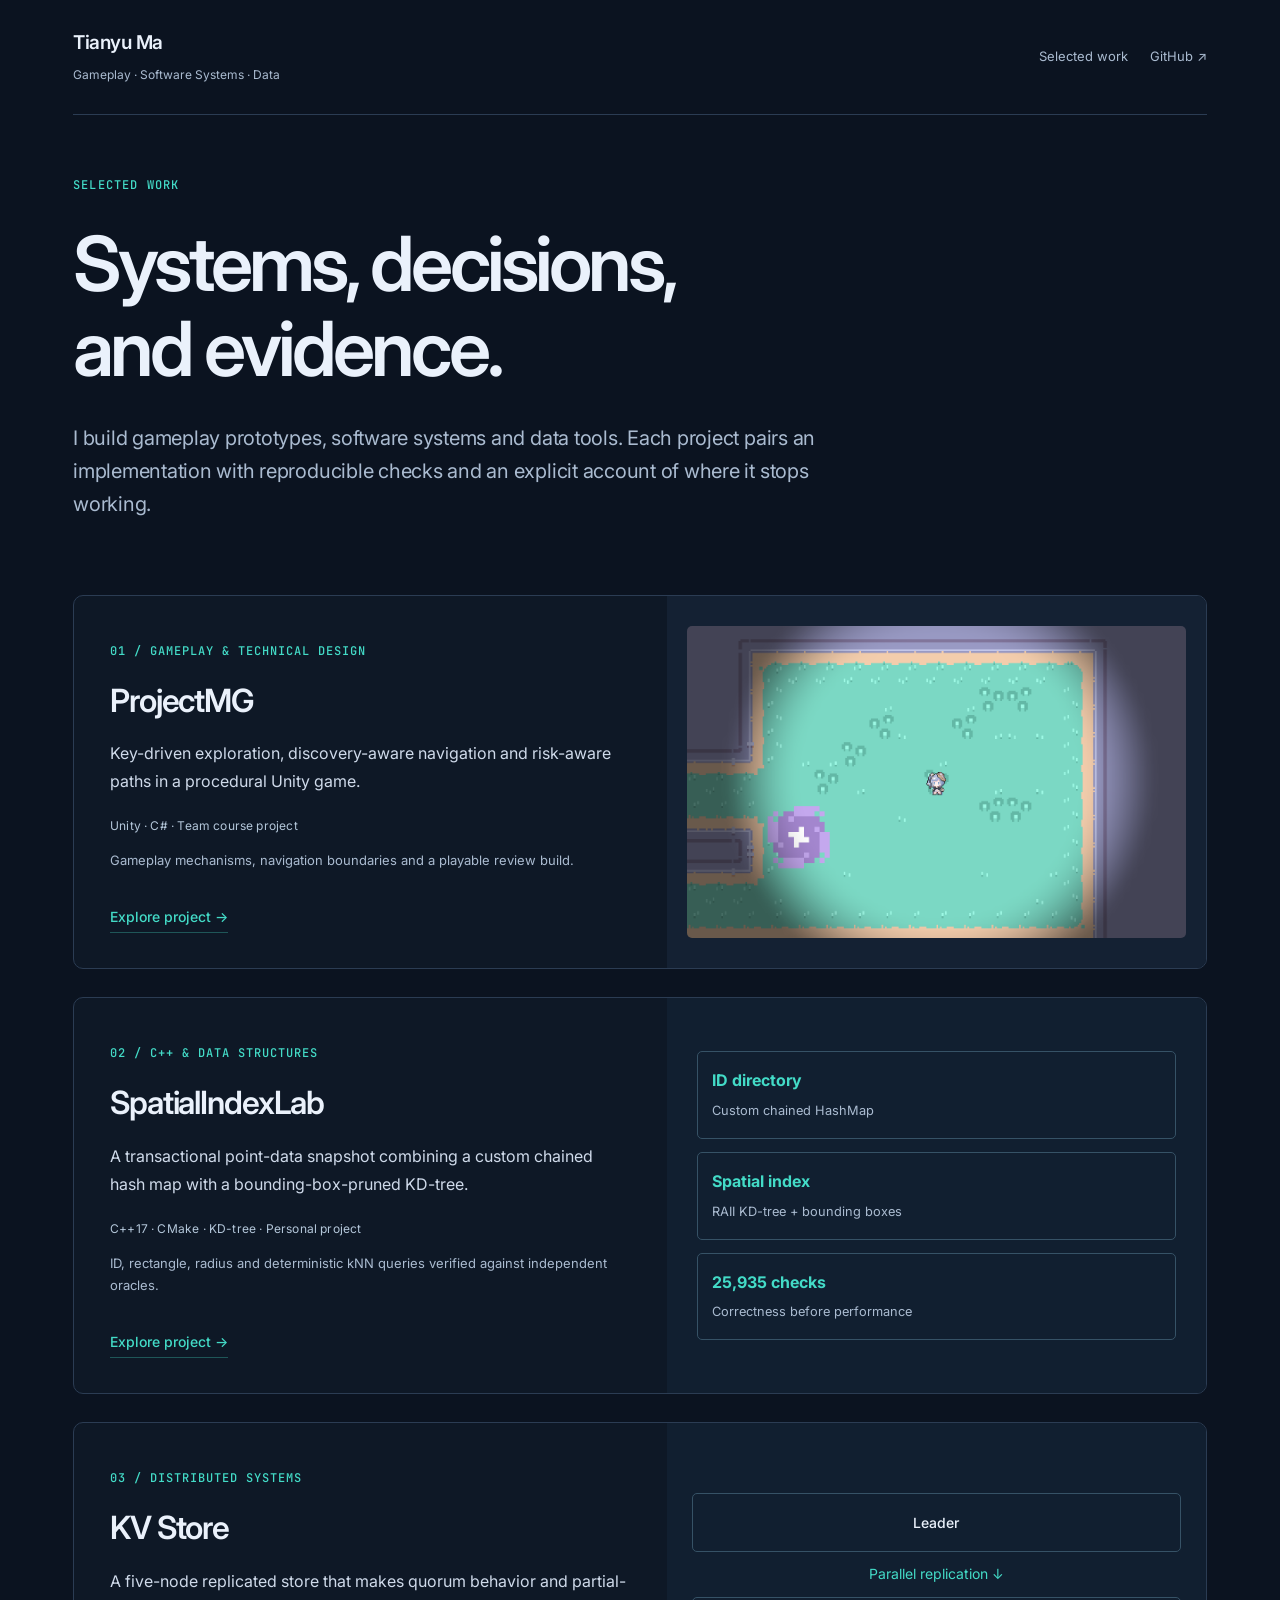
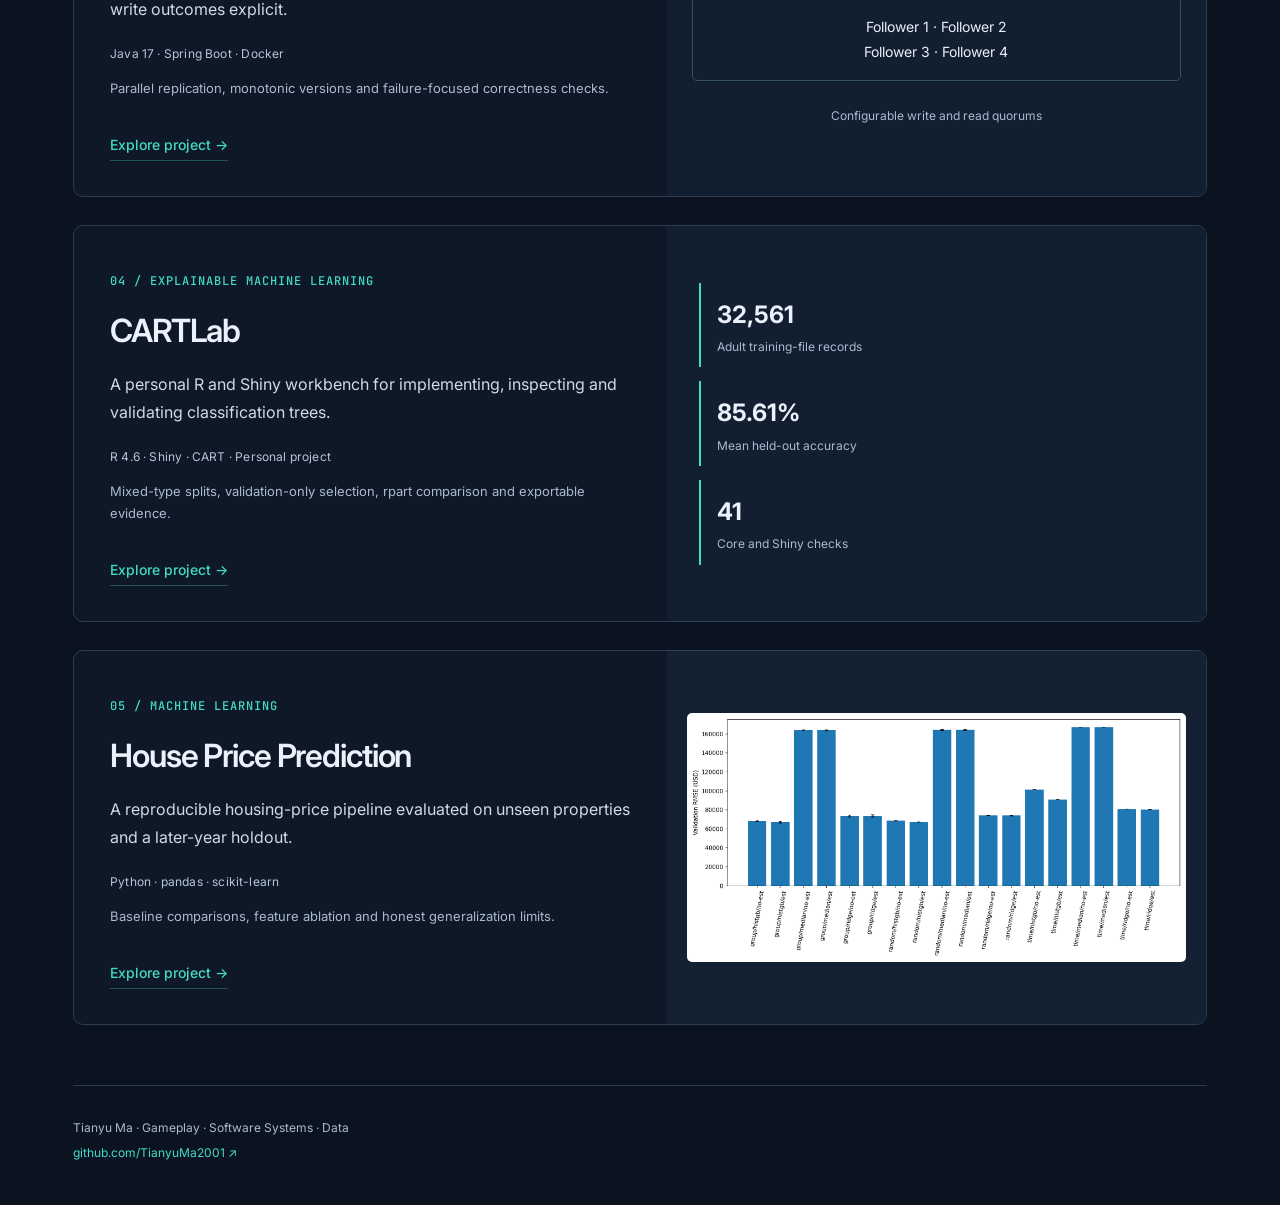
<file: index.html>
<!DOCTYPE html>
<html lang="en"><head><meta charset="utf-8"><meta name="viewport" content="width=device-width,initial-scale=1">
<title>Tianyu Ma | Selected Work</title><meta name="description" content="Selected projects in software systems, data structures, gameplay and machine learning by Tianyu Ma.">
<link rel="preload" href="/gameplay-original-art.png" as="image"><link rel="preload" href="/house-model-comparison.png" as="image"><link rel="stylesheet" href="/_next/static/css/index.DJMZrzIJ.css"><link rel="icon" href="/favicon.svg">
<style>.metric-preview{background:#111f30;display:grid;align-content:center;gap:14px;padding:32px}.metric-preview div{border-left:2px solid #43dbc7;padding:10px 16px}.metric-preview strong,.metric-preview span{display:block}.metric-preview strong{font-size:24px}.metric-preview span{color:#aabbd0;font-size:12px}.index-preview{background:#111f30;padding:30px;display:flex;flex-direction:column;justify-content:center;gap:13px}.index-preview div{border:1px solid #365266;border-radius:5px;padding:14px}.index-preview b{color:#43dbc7}.index-preview small{color:#aabbd0}</style>
</head><body><main class="compact">
<header><a class="identity" href="/">Tianyu Ma<span>Gameplay · Software Systems · Data</span></a><nav><a href="#work">Selected work</a><a href="https://github.com/TianyuMa2001">GitHub ↗</a></nav></header>
<section class="compact-hero"><p class="eyebrow">SELECTED WORK</p><h1>Systems, decisions,<br>and evidence.</h1><p class="intro">I build gameplay prototypes, software systems and data tools. Each project pairs an implementation with reproducible checks and an explicit account of where it stops working.</p></section>
<section id="work" class="project-list" aria-label="Selected projects">
<article class="project-card"><div class="project-card-copy"><p class="eyebrow">01 / GAMEPLAY &amp; TECHNICAL DESIGN</p><h2><a href="/portfolio/projectmg/">ProjectMG</a></h2><p>Key-driven exploration, discovery-aware navigation and risk-aware paths in a procedural Unity game.</p><p class="project-tags">Unity · C# · Team course project</p><p class="project-detail">Gameplay mechanisms, navigation boundaries and a playable review build.</p><a class="project-open" href="/portfolio/projectmg/">Explore project →</a></div><a class="project-preview" href="/portfolio/projectmg/" aria-label="Open ProjectMG"><img src="/gameplay-original-art.png" alt="Actual ProjectMG gameplay camera with original artwork"></a></article>
<article class="project-card"><div class="project-card-copy"><p class="eyebrow">02 / C++ &amp; DATA STRUCTURES</p><h2><a href="/portfolio/spatial-index-lab/">SpatialIndexLab</a></h2><p>A transactional point-data snapshot combining a custom chained hash map with a bounding-box-pruned KD-tree.</p><p class="project-tags">C++17 · CMake · KD-tree · Personal project</p><p class="project-detail">ID, rectangle, radius and deterministic kNN queries verified against independent oracles.</p><a class="project-open" href="/portfolio/spatial-index-lab/">Explore project →</a></div><div class="index-preview" aria-label="Spatial query architecture"><div><b>ID directory</b><br><small>Custom chained HashMap</small></div><div><b>Spatial index</b><br><small>RAII KD-tree + bounding boxes</small></div><div><b>25,935 checks</b><br><small>Correctness before performance</small></div></div></article>
<article class="project-card"><div class="project-card-copy"><p class="eyebrow">03 / DISTRIBUTED SYSTEMS</p><h2><a href="/portfolio/kvstore/">KV Store</a></h2><p>A five-node replicated store that makes quorum behavior and partial-write outcomes explicit.</p><p class="project-tags">Java 17 · Spring Boot · Docker</p><p class="project-detail">Parallel replication, monotonic versions and failure-focused correctness checks.</p><a class="project-open" href="/portfolio/kvstore/">Explore project →</a></div><div class="kv-preview" aria-label="Five-node replication topology"><span>Leader</span><p>Parallel replication ↓</p><div>Follower 1 · Follower 2<br>Follower 3 · Follower 4</div><small>Configurable write and read quorums</small></div></article>
<article class="project-card"><div class="project-card-copy"><p class="eyebrow">04 / EXPLAINABLE MACHINE LEARNING</p><h2><a href="/portfolio/cartlab/">CARTLab</a></h2><p>A personal R and Shiny workbench for implementing, inspecting and validating classification trees.</p><p class="project-tags">R 4.6 · Shiny · CART · Personal project</p><p class="project-detail">Mixed-type splits, validation-only selection, rpart comparison and exportable evidence.</p><a class="project-open" href="/portfolio/cartlab/">Explore project →</a></div><div class="metric-preview" aria-label="CARTLab recorded outcomes"><div><strong>32,561</strong><span>Adult training-file records</span></div><div><strong>85.61%</strong><span>Mean held-out accuracy</span></div><div><strong>41</strong><span>Core and Shiny checks</span></div></div></article>
<article class="project-card"><div class="project-card-copy"><p class="eyebrow">05 / MACHINE LEARNING</p><h2><a href="/portfolio/house-price-prediction/">House Price Prediction</a></h2><p>A reproducible housing-price pipeline evaluated on unseen properties and a later-year holdout.</p><p class="project-tags">Python · pandas · scikit-learn</p><p class="project-detail">Baseline comparisons, feature ablation and honest generalization limits.</p><a class="project-open" href="/portfolio/house-price-prediction/">Explore project →</a></div><a class="project-preview" href="/portfolio/house-price-prediction/" aria-label="Open House Price Prediction"><img src="/house-model-comparison.png" alt="Recorded housing model comparison across validation methods"></a></article>
</section><footer><p>Tianyu Ma · Gameplay · Software Systems · Data</p><a href="https://github.com/TianyuMa2001">github.com/TianyuMa2001 ↗</a></footer>
</main></body></html>
</file>
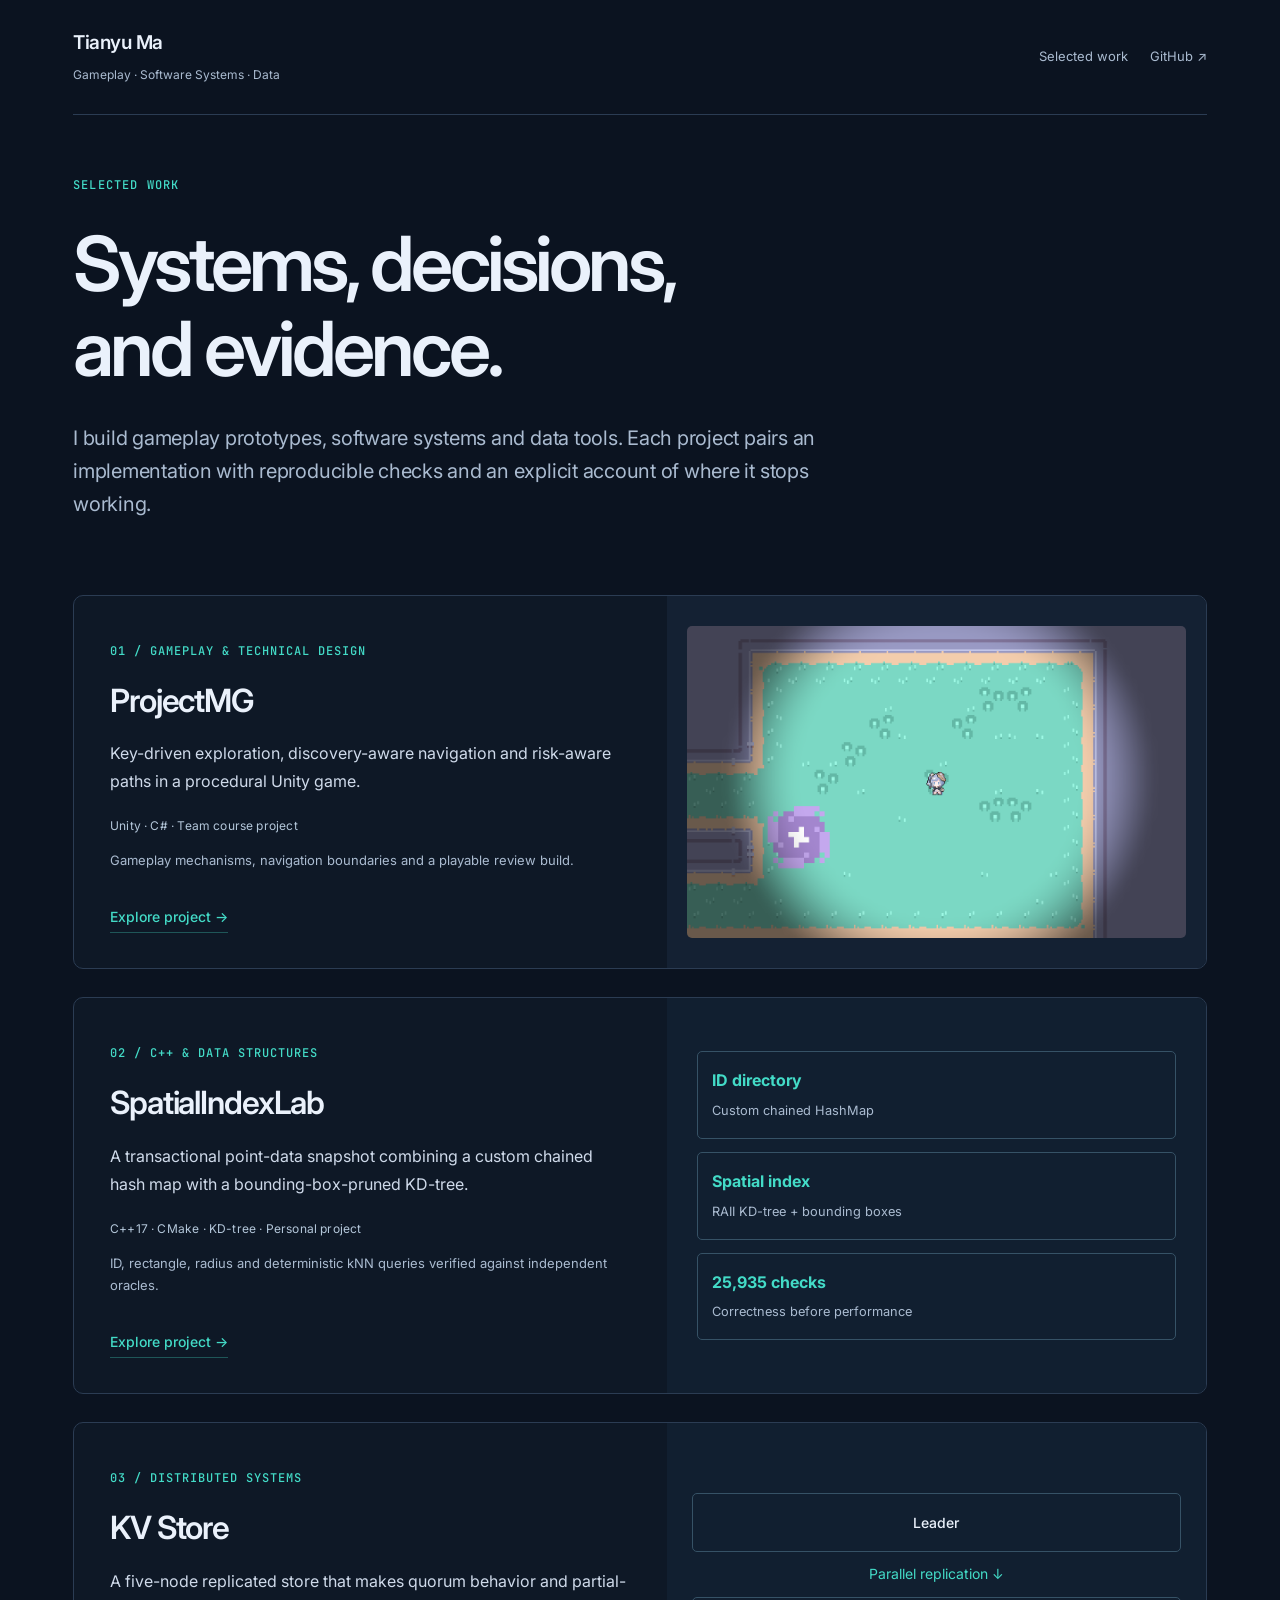
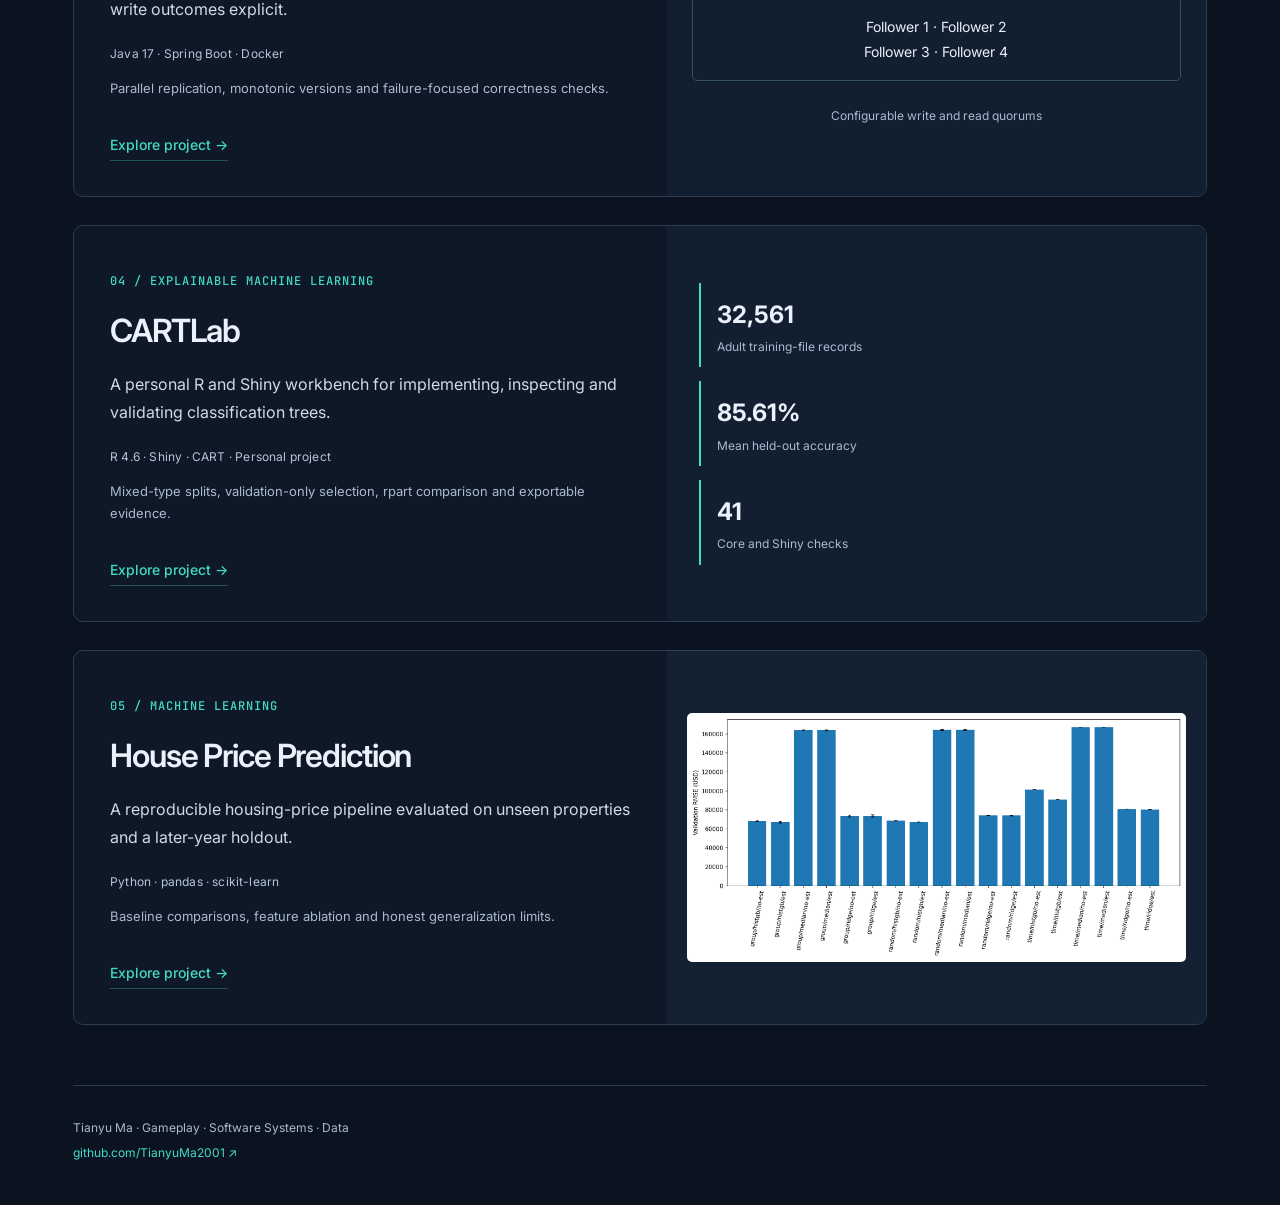
<file: portfolio/index.html>
<!DOCTYPE html><html lang="en"><head><meta charset="utf-8"><meta name="viewport" content="width=device-width,initial-scale=1"><title>Portfolio | Tianyu Ma</title><meta name="description" content="Selected software and machine learning projects by Tianyu Ma."><meta http-equiv="refresh" content="0;url=/"><link rel="canonical" href="https://tianyuma2001.github.io/"><link rel="stylesheet" href="/_next/static/css/index.DJMZrzIJ.css"></head><body><main class="compact"><header><a class="identity" href="/">Tianyu Ma<span>Software Development · Data Systems · Machine Learning</span></a></header><section class="compact-hero"><p class="eyebrow">PORTFOLIO</p><h1>Selected work has moved.</h1><p class="intro"><a href="/">Open all projects →</a></p></section></main></body></html>
</file>
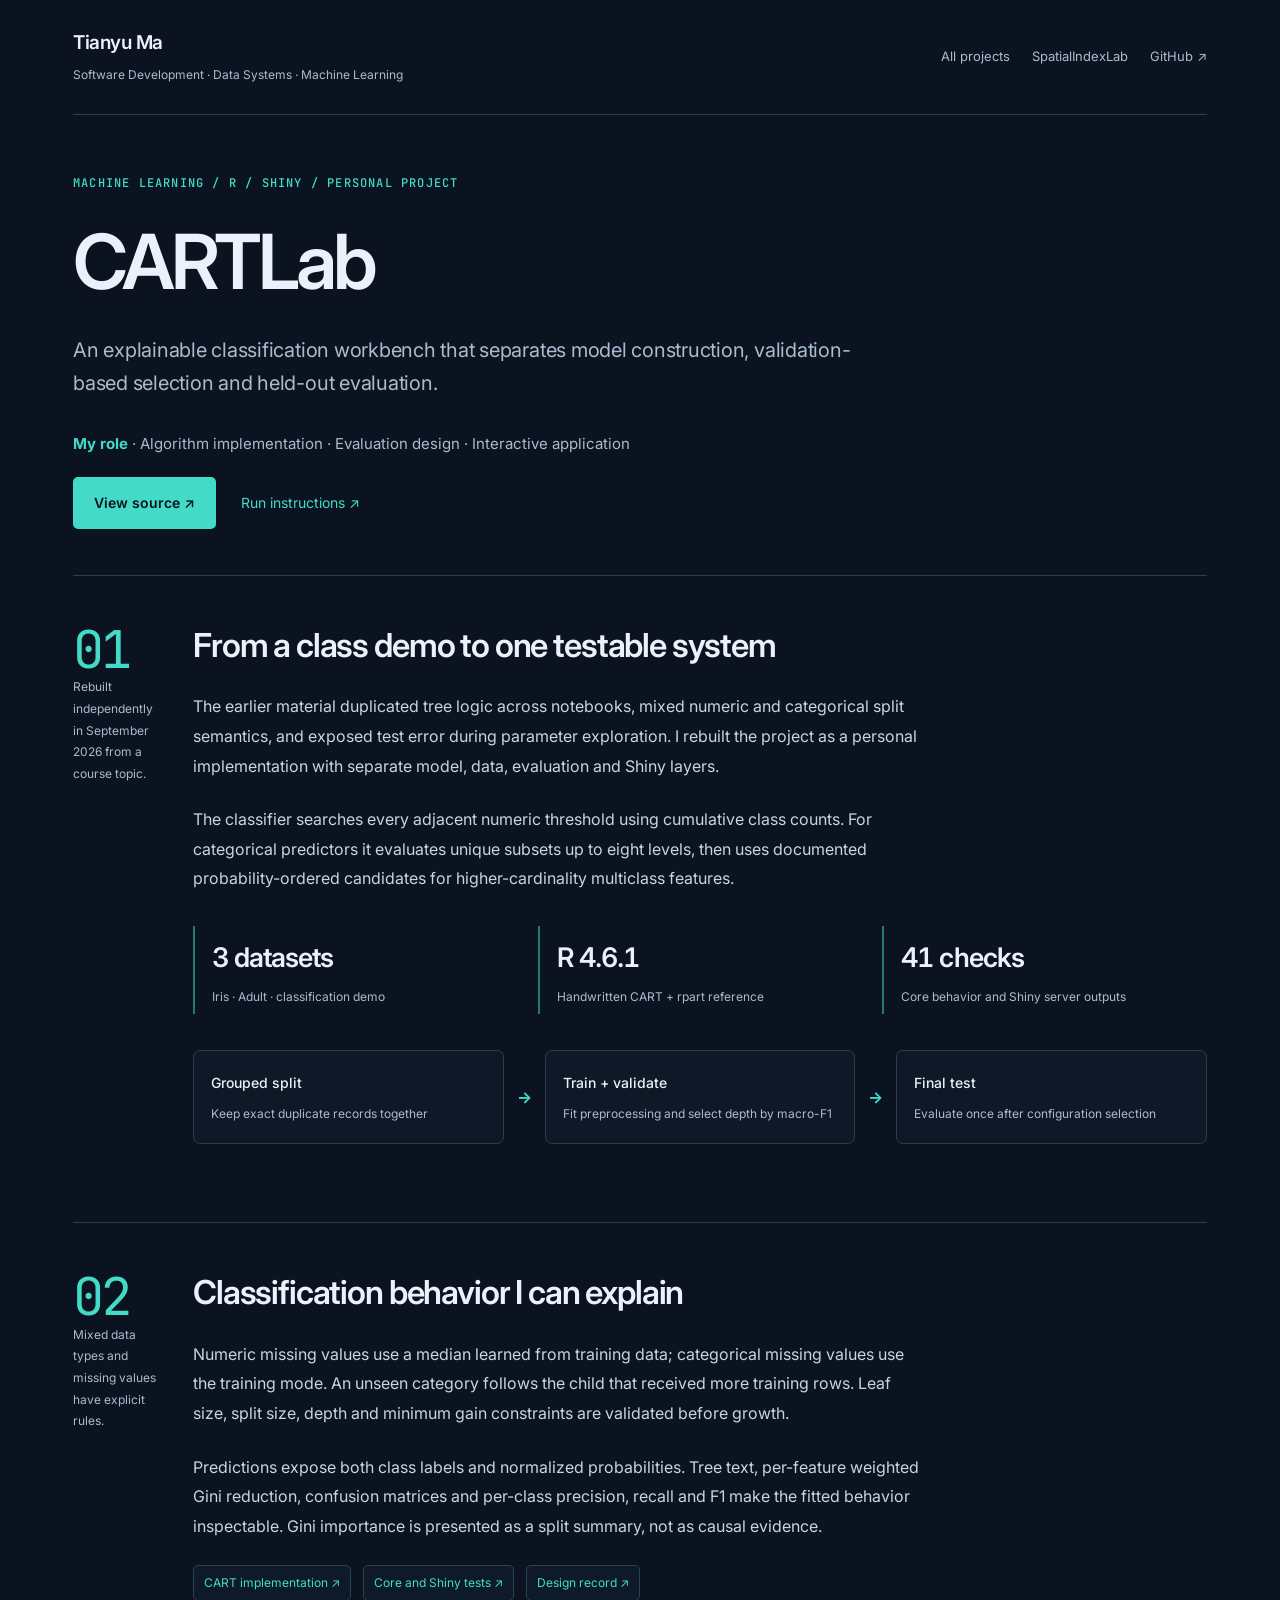
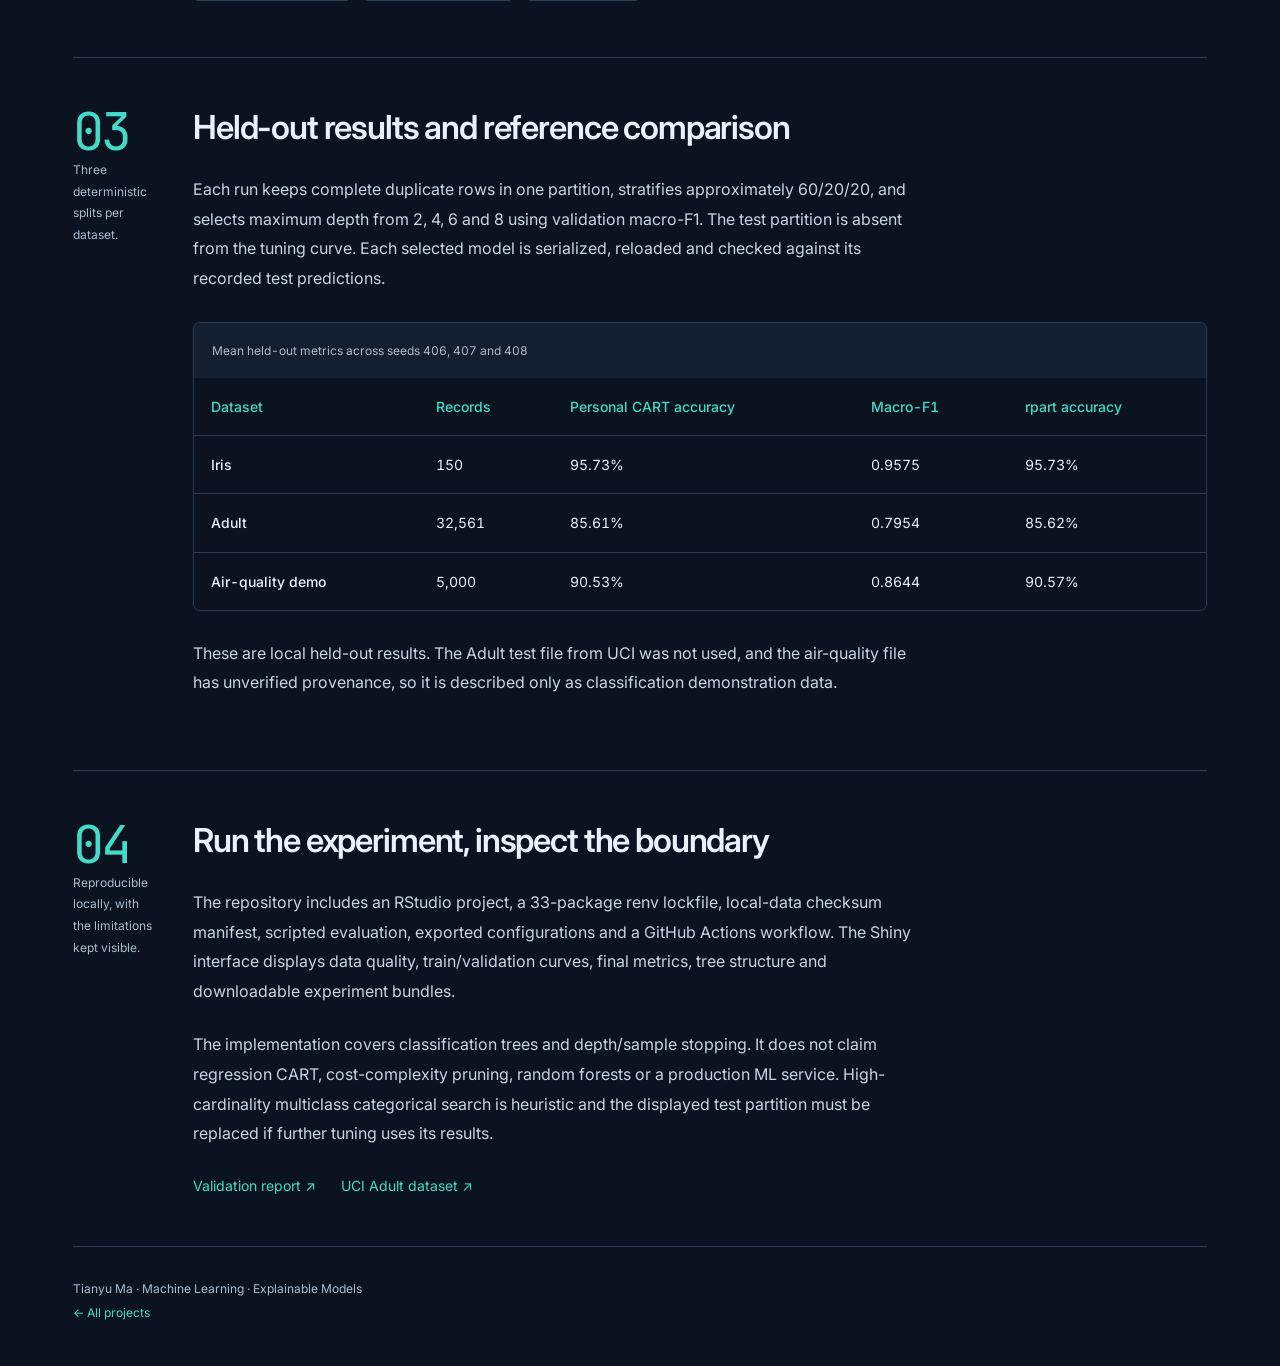
<file: portfolio/cartlab/index.html>
<!DOCTYPE html>
<html lang="en"><head><meta charset="utf-8"><meta name="viewport" content="width=device-width,initial-scale=1">
<title>CARTLab | Tianyu Ma</title><meta name="description" content="A personal R and Shiny workbench for implementing and validating explainable CART classifiers.">
<link rel="stylesheet" href="/_next/static/css/index.DJMZrzIJ.css"><link rel="icon" href="/favicon.svg">
</head><body><main class="compact project-detail-page">
<header><a class="identity" href="/">Tianyu Ma<span>Software Development · Data Systems · Machine Learning</span></a><nav aria-label="Projects"><a href="/">All projects</a><a href="/portfolio/spatial-index-lab/">SpatialIndexLab</a><a href="https://github.com/TianyuMa2001/cart-classification-lab">GitHub ↗</a></nav></header>
<section class="compact-hero"><p class="eyebrow">MACHINE LEARNING / R / SHINY / PERSONAL PROJECT</p><h1>CARTLab</h1><p class="intro">An explainable classification workbench that separates model construction, validation-based selection and held-out evaluation.</p><p class="project-role"><strong>My role</strong> · Algorithm implementation · Evaluation design · Interactive application</p><div class="links"><a class="primary" href="https://github.com/TianyuMa2001/cart-classification-lab">View source ↗</a><a href="https://github.com/TianyuMa2001/cart-classification-lab/blob/main/README.md">Run instructions ↗</a></div></section>
<section class="case"><aside><span class="number">01</span><p>Rebuilt independently in September 2026 from a course topic.</p></aside><article><h2>From a class demo to one testable system</h2><p>The earlier material duplicated tree logic across notebooks, mixed numeric and categorical split semantics, and exposed test error during parameter exploration. I rebuilt the project as a personal implementation with separate model, data, evaluation and Shiny layers.</p><p>The classifier searches every adjacent numeric threshold using cumulative class counts. For categorical predictors it evaluates unique subsets up to eight levels, then uses documented probability-ordered candidates for higher-cardinality multiclass features.</p><div class="metrics"><div><strong>3 datasets</strong><span>Iris · Adult · classification demo</span></div><div><strong>R 4.6.1</strong><span>Handwritten CART + rpart reference</span></div><div><strong>41 checks</strong><span>Core behavior and Shiny server outputs</span></div></div><div class="system-flow" aria-label="Evaluation flow"><div><strong>Grouped split</strong><span>Keep exact duplicate records together</span></div><b aria-hidden="true">→</b><div><strong>Train + validate</strong><span>Fit preprocessing and select depth by macro-F1</span></div><b aria-hidden="true">→</b><div><strong>Final test</strong><span>Evaluate once after configuration selection</span></div></div></article></section>
<section class="case"><aside><span class="number">02</span><p>Mixed data types and missing values have explicit rules.</p></aside><article><h2>Classification behavior I can explain</h2><p>Numeric missing values use a median learned from training data; categorical missing values use the training mode. An unseen category follows the child that received more training rows. Leaf size, split size, depth and minimum gain constraints are validated before growth.</p><p>Predictions expose both class labels and normalized probabilities. Tree text, per-feature weighted Gini reduction, confusion matrices and per-class precision, recall and F1 make the fitted behavior inspectable. Gini importance is presented as a split summary, not as causal evidence.</p><div class="evidence"><a href="https://github.com/TianyuMa2001/cart-classification-lab/blob/main/R/cart.R">CART implementation ↗</a><a href="https://github.com/TianyuMa2001/cart-classification-lab/blob/main/tests/test_core.R">Core and Shiny tests ↗</a><a href="https://github.com/TianyuMa2001/cart-classification-lab/blob/main/docs/IMPROVEMENT_PLAN.md">Design record ↗</a></div></article></section>
<section class="case"><aside><span class="number">03</span><p>Three deterministic splits per dataset.</p></aside><article><h2>Held-out results and reference comparison</h2><p>Each run keeps complete duplicate rows in one partition, stratifies approximately 60/20/20, and selects maximum depth from 2, 4, 6 and 8 using validation macro-F1. The test partition is absent from the tuning curve. Each selected model is serialized, reloaded and checked against its recorded test predictions.</p><div class="table-scroll"><table class="results-table"><caption>Mean held-out metrics across seeds 406, 407 and 408</caption><thead><tr><th>Dataset</th><th>Records</th><th>Personal CART accuracy</th><th>Macro-F1</th><th>rpart accuracy</th></tr></thead><tbody><tr><th>Iris</th><td>150</td><td>95.73%</td><td>0.9575</td><td>95.73%</td></tr><tr><th>Adult</th><td>32,561</td><td>85.61%</td><td>0.7954</td><td>85.62%</td></tr><tr><th>Air-quality demo</th><td>5,000</td><td>90.53%</td><td>0.8644</td><td>90.57%</td></tr></tbody></table></div><p class="release-status">These are local held-out results. The Adult test file from UCI was not used, and the air-quality file has unverified provenance, so it is described only as classification demonstration data.</p></article></section>
<section class="case"><aside><span class="number">04</span><p>Reproducible locally, with the limitations kept visible.</p></aside><article><h2>Run the experiment, inspect the boundary</h2><p>The repository includes an RStudio project, a 33-package renv lockfile, local-data checksum manifest, scripted evaluation, exported configurations and a GitHub Actions workflow. The Shiny interface displays data quality, train/validation curves, final metrics, tree structure and downloadable experiment bundles.</p><p>The implementation covers classification trees and depth/sample stopping. It does not claim regression CART, cost-complexity pruning, random forests or a production ML service. High-cardinality multiclass categorical search is heuristic and the displayed test partition must be replaced if further tuning uses its results.</p><div class="links"><a href="https://github.com/TianyuMa2001/cart-classification-lab/blob/main/docs/VALIDATION_REPORT.md">Validation report ↗</a><a href="https://archive.ics.uci.edu/dataset/2/adult">UCI Adult dataset ↗</a></div></article></section>
<footer><p>Tianyu Ma · Machine Learning · Explainable Models</p><a href="/">← All projects</a></footer>
</main></body></html>
</file>
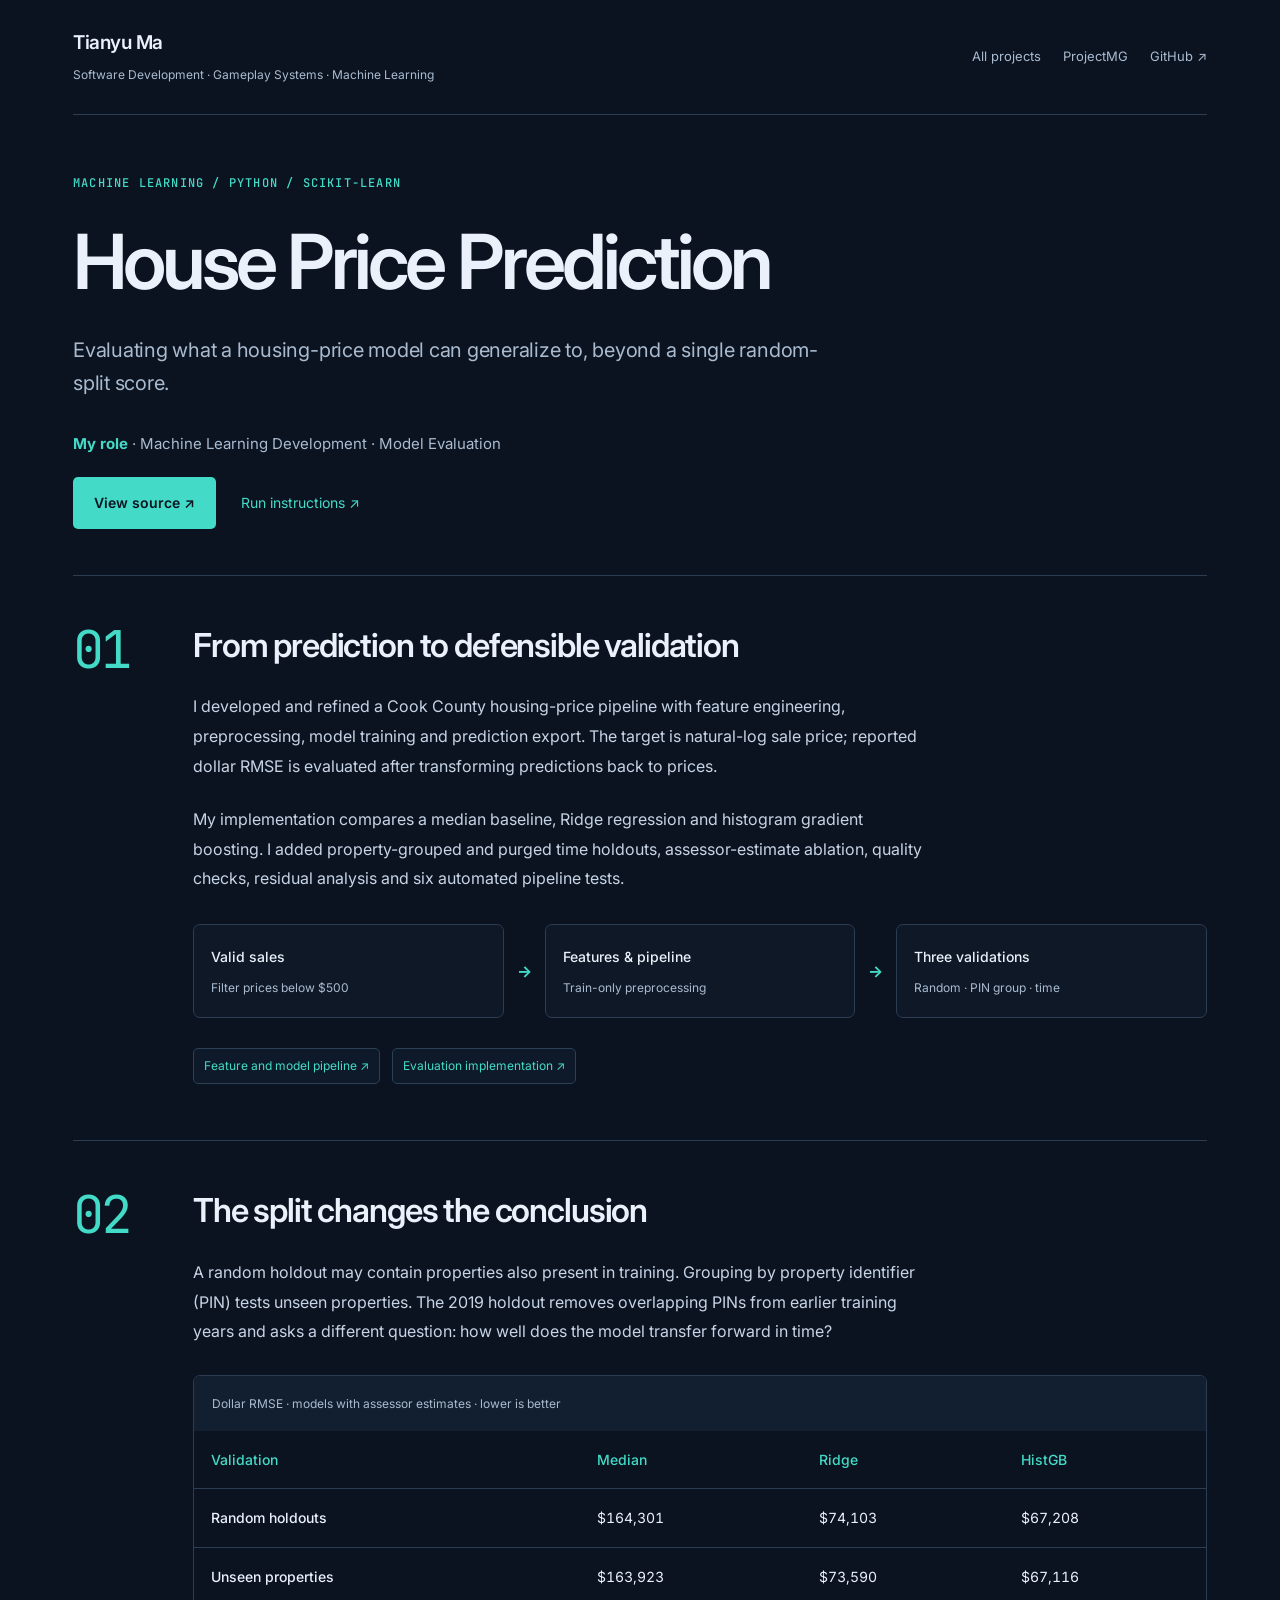
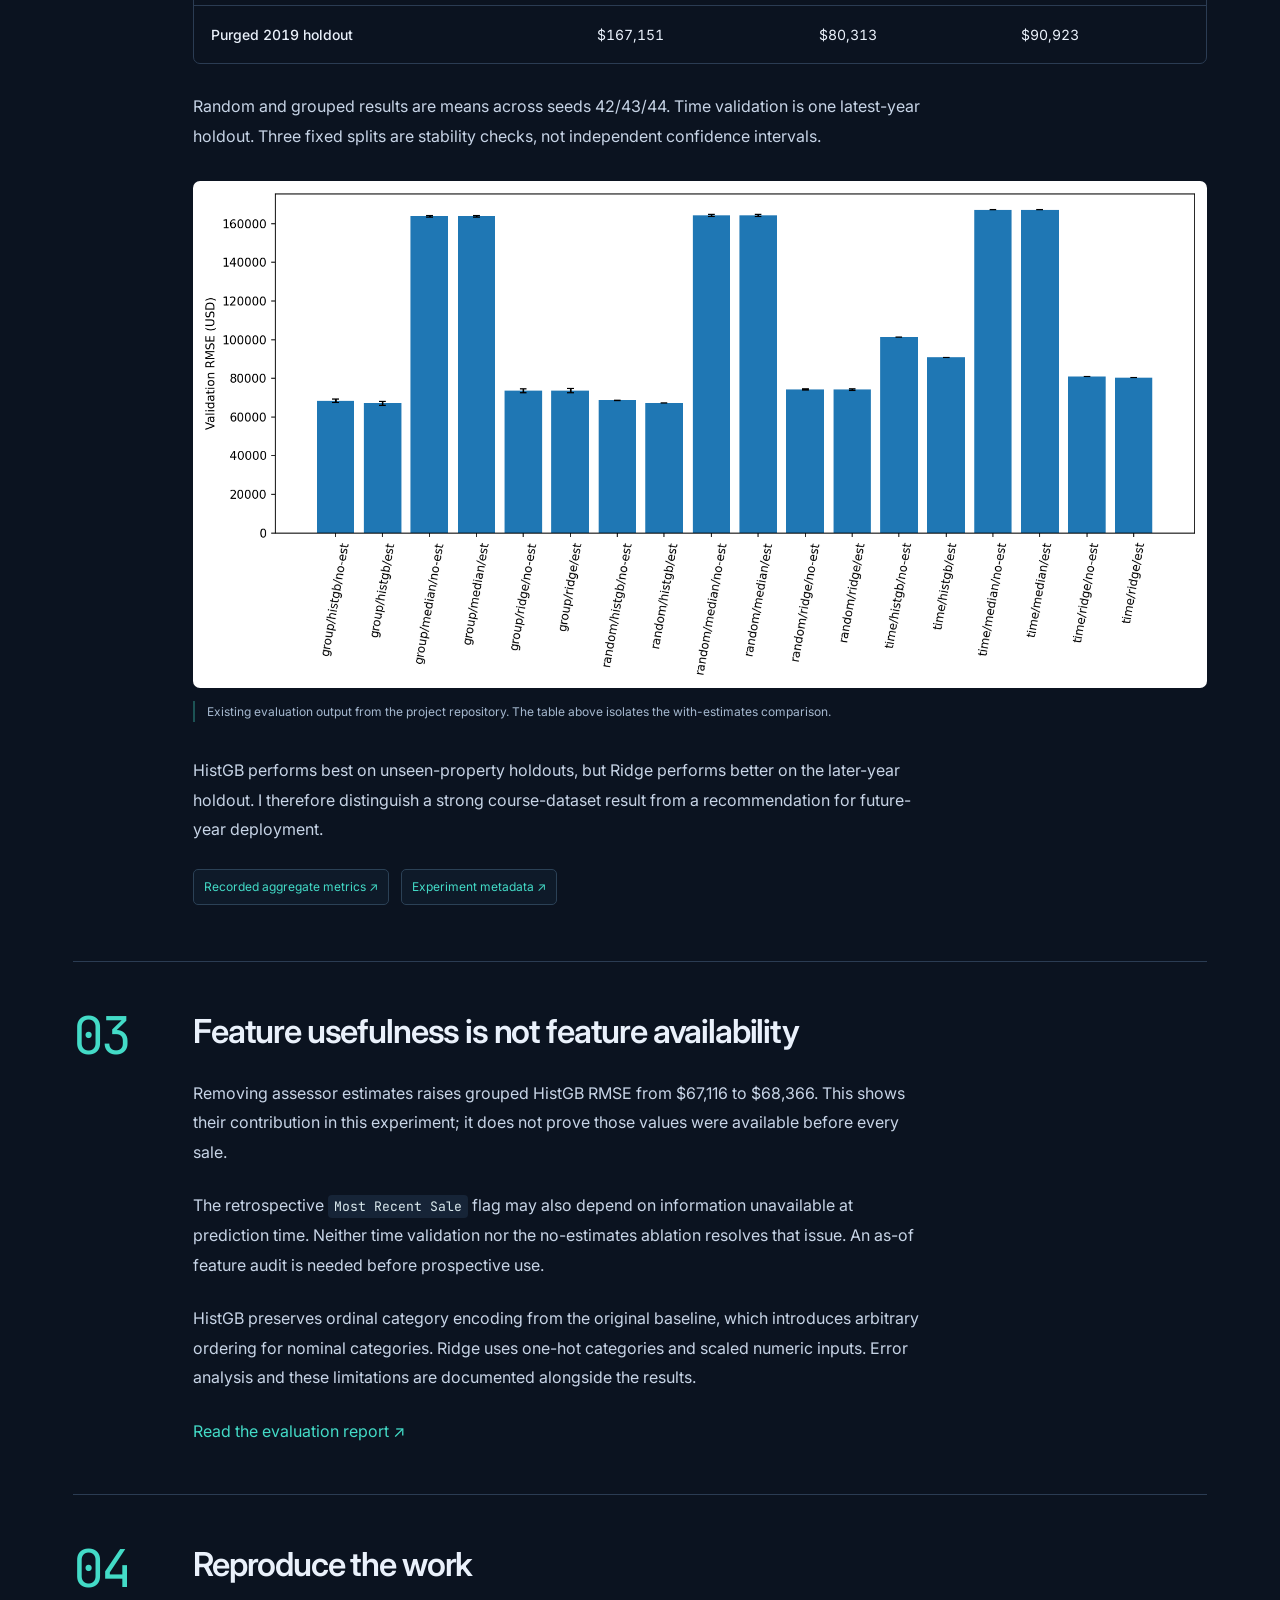
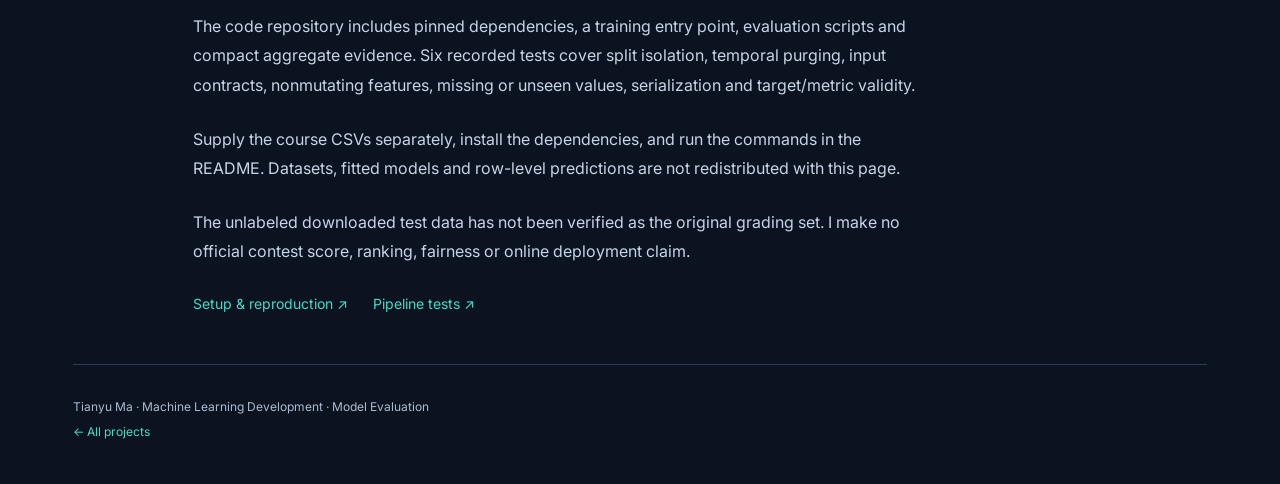
<file: portfolio/house-price-prediction/index.html>
<!DOCTYPE html><html lang="en"><head><meta charSet="utf-8"/><meta name="viewport" content="width=device-width, initial-scale=1"/><link rel="preload" href="/house-model-comparison.png" as="image"/><link rel="stylesheet" href="/_next/static/css/index.DJMZrzIJ.css" data-rsc-css-href="/_next/static/css/index.DJMZrzIJ.css" data-precedence="vite-rsc/importer-resources"/><link rel="modulepreload" fetchPriority="low" href="/_next/static/chunks/index-Dc0E_2NI.js"/><script src="/_next/static/chunks/rolldown-runtime-C60lm6uB.js" type="module" async=""></script><script src="/_next/static/chunks/framework-D_rUT4EX.js" type="module" async=""></script><link rel="modulepreload" href="/_next/static/chunks/layout-segment-context-57xuIkfH.js" crossorigin=""/><title>House Price Prediction | Tianyu Ma</title><meta name="description" content="Housing-price modeling with property-grouped and purged time validation."/><script>Object.assign(((self[Symbol.for("vinext.navigationRuntime")]??={bootstrap:{routeManifest:null},functions:{}}).bootstrap.rsc??={rsc:[]}),{params:{},nav:{"pathname":"/house-price-prediction","searchParams":[]}})</script><link rel="modulepreload" href="/_next/static/chunks/index-Dc0E_2NI.js" />
</head><body><main class="compact project-detail-page"><header><a class="identity" href="/">Tianyu Ma<span>Software Development · Gameplay Systems · Machine Learning</span></a><nav aria-label="Projects"><a href="/">All projects</a><a href="/portfolio/projectmg/">ProjectMG</a><a href="https://github.com/TianyuMa2001">GitHub ↗</a></nav></header><section class="compact-hero"><p class="eyebrow">MACHINE LEARNING / PYTHON / SCIKIT-LEARN</p><h1>House Price Prediction</h1><p class="intro">Evaluating what a housing-price model can generalize to, beyond a single random-split score.</p><p class="project-role"><strong>My role</strong> · <!-- -->Machine Learning Development · Model Evaluation</p><div class="links"><a class="primary" href="https://github.com/TianyuMa2001/house-price-prediction">View source ↗</a><a href="https://github.com/TianyuMa2001/portfolio/house-price-prediction/blob/main/README.md">Run instructions ↗</a></div></section><section class="case"><aside><span class="number">01</span></aside><article><h2>From prediction to defensible validation</h2><p>I developed and refined a Cook County housing-price pipeline with feature engineering, preprocessing, model training and prediction export. The target is natural-log sale price; reported dollar RMSE is evaluated after transforming predictions back to prices.</p><p>My implementation compares a median baseline, Ridge regression and histogram gradient boosting. I added property-grouped and purged time holdouts, assessor-estimate ablation, quality checks, residual analysis and six automated pipeline tests.</p><div class="system-flow"><div><strong>Valid sales</strong><span>Filter prices below $500</span></div><b aria-hidden="true">→</b><div><strong>Features &amp; pipeline</strong><span>Train-only preprocessing</span></div><b aria-hidden="true">→</b><div><strong>Three validations</strong><span>Random · PIN group · time</span></div></div><div class="evidence"><a href="https://github.com/TianyuMa2001/portfolio/house-price-prediction/blob/main/proj.py">Feature and model pipeline ↗</a><a href="https://github.com/TianyuMa2001/portfolio/house-price-prediction/blob/main/evaluate.py">Evaluation implementation ↗</a></div></article></section><section class="case"><aside><span class="number">02</span></aside><article><h2>The split changes the conclusion</h2><p>A random holdout may contain properties also present in training. Grouping by property identifier (PIN) tests unseen properties. The 2019 holdout removes overlapping PINs from earlier training years and asks a different question: how well does the model transfer forward in time?</p><div class="table-scroll"><table class="results-table"><caption>Dollar RMSE · models with assessor estimates · lower is better</caption><thead><tr><th scope="col">Validation</th><th scope="col">Median</th><th scope="col">Ridge</th><th scope="col">HistGB</th></tr></thead><tbody><tr><th scope="row">Random holdouts</th><td>$164,301</td><td>$74,103</td><td>$67,208</td></tr><tr><th scope="row">Unseen properties</th><td>$163,923</td><td>$73,590</td><td>$67,116</td></tr><tr><th scope="row">Purged 2019 holdout</th><td>$167,151</td><td>$80,313</td><td>$90,923</td></tr></tbody></table></div><p class="release-status">Random and grouped results are means across seeds 42/43/44. Time validation is one latest-year holdout. Three fixed splits are stability checks, not independent confidence intervals.</p><figure><img src="/house-model-comparison.png" alt="Recorded dollar RMSE chart comparing models, validation splits and assessor-estimate inclusion"/><figcaption>Existing evaluation output from the project repository. The table above isolates the with-estimates comparison.</figcaption></figure><p>HistGB performs best on unseen-property holdouts, but Ridge performs better on the later-year holdout. I therefore distinguish a strong course-dataset result from a recommendation for future-year deployment.</p><div class="evidence"><a href="https://github.com/TianyuMa2001/portfolio/house-price-prediction/blob/main/artifacts/metrics_summary.csv">Recorded aggregate metrics ↗</a><a href="https://github.com/TianyuMa2001/portfolio/house-price-prediction/blob/main/artifacts/run_metadata.json">Experiment metadata ↗</a></div></article></section><section class="case"><aside><span class="number">03</span></aside><article><h2>Feature usefulness is not feature availability</h2><p>Removing assessor estimates raises grouped HistGB RMSE from $67,116 to $68,366. This shows their contribution in this experiment; it does not prove those values were available before every sale.</p><p>The retrospective <code>Most Recent Sale</code> flag may also depend on information unavailable at prediction time. Neither time validation nor the no-estimates ablation resolves that issue. An as-of feature audit is needed before prospective use.</p><p>HistGB preserves ordinal category encoding from the original baseline, which introduces arbitrary ordering for nominal categories. Ridge uses one-hot categories and scaled numeric inputs. Error analysis and these limitations are documented alongside the results.</p><a href="https://github.com/TianyuMa2001/portfolio/house-price-prediction/blob/main/IMPROVEMENT_REPORT.md">Read the evaluation report ↗</a></article></section><section class="case"><aside><span class="number">04</span></aside><article><h2>Reproduce the work</h2><p>The code repository includes pinned dependencies, a training entry point, evaluation scripts and compact aggregate evidence. Six recorded tests cover split isolation, temporal purging, input contracts, nonmutating features, missing or unseen values, serialization and target/metric validity.</p><p>Supply the course CSVs separately, install the dependencies, and run the commands in the README. Datasets, fitted models and row-level predictions are not redistributed with this page.</p><p>The unlabeled downloaded test data has not been verified as the original grading set. I make no official contest score, ranking, fairness or online deployment claim.</p><div class="links"><a href="https://github.com/TianyuMa2001/portfolio/house-price-prediction/blob/main/README.md">Setup &amp; reproduction ↗</a><a href="https://github.com/TianyuMa2001/portfolio/house-price-prediction/blob/main/test_pipeline.py">Pipeline tests ↗</a></div></article></section><footer><p>Tianyu Ma · <!-- -->Machine Learning Development · Model Evaluation</p><a href="/">← All projects</a></footer></main><script type="module" src="/_next/static/chunks/index-Dc0E_2NI.js" id="_R_" async=""></script><script>((self[Symbol.for("vinext.navigationRuntime")]??={bootstrap:{routeManifest:null},functions:{}}).bootstrap.rsc??={rsc:[]}).rsc.push("0:{\"page:/house-price-prediction\":\"$L1\",\"layout:/\":\"$L2\",\"route:/house-price-prediction\":\"$L3\",\"__route\":\"route:/house-price-prediction\",\"__interceptionContext\":null,\"__layoutIds\":[\"layout:/\"],\"__rootLayout\":\"/\",\"__bfcacheSegmentIdentities\":{\"layout:/\":\"[\\\"layout\\\",\\\"layout:/\\\",\\\"root-boundary:/\\\",\\\"\\\"]\",\"page:/house-price-prediction\":\"[\\\"page\\\",\\\"page:/house-price-prediction\\\",\\\"root-boundary:/\\\",\\\"[\\\\\\\"house-price-prediction\\\\\\\"]\\\"]\"},\"__srcPage\":[\"house-price-prediction\",\"page\"],\"__layoutFlags\":{\"layout:/\":\"s\"},\"__artifactCompatibility\":{\"schemaVersion\":1,\"graphVersion\":\"app-route-graph:5388ad706f6b269d\",\"deploymentVersion\":\"1ac096bd-458f-4452-937a-ae1a630ab62e\",\"appElementsSchemaVersion\":1,\"rscPayloadSchemaVersion\":1,\"rootBoundaryId\":\"/\",\"renderEpoch\":null}}\n")</script><script>((self[Symbol.for("vinext.navigationRuntime")]??={bootstrap:{routeManifest:null},functions:{}}).bootstrap.rsc??={rsc:[]}).rsc.push("4:I[\"3bb4c73cb361\",[],\"Children\",1]\n")</script><script>((self[Symbol.for("vinext.navigationRuntime")]??={bootstrap:{routeManifest:null},functions:{}}).bootstrap.rsc??={rsc:[]}).rsc.push("5:I[\"0bef8629d058\",[],\"GlobalErrorBoundary\",1]\n")</script><script>((self[Symbol.for("vinext.navigationRuntime")]??={bootstrap:{routeManifest:null},functions:{}}).bootstrap.rsc??={rsc:[]}).rsc.push("6:I[\"a7f3f1d63985\",[],\"default\",1]\n")</script><script>((self[Symbol.for("vinext.navigationRuntime")]??={bootstrap:{routeManifest:null},functions:{}}).bootstrap.rsc??={rsc:[]}).rsc.push("7:I[\"0bef8629d058\",[],\"ErrorBoundary\",1]\n")</script><script>((self[Symbol.for("vinext.navigationRuntime")]??={bootstrap:{routeManifest:null},functions:{}}).bootstrap.rsc??={rsc:[]}).rsc.push("8:I[\"bcc88b3729e4\",[],\"LayoutSegmentProvider\",1]\n")</script><script>((self[Symbol.for("vinext.navigationRuntime")]??={bootstrap:{routeManifest:null},functions:{}}).bootstrap.rsc??={rsc:[]}).rsc.push("9:I[\"3bb4c73cb361\",[],\"Slot\",1]\n")</script><script>((self[Symbol.for("vinext.navigationRuntime")]??={bootstrap:{routeManifest:null},functions:{}}).bootstrap.rsc??={rsc:[]}).rsc.push("a:I[\"0bef8629d058\",[],\"NotFoundBoundary\",1]\n")</script><script>((self[Symbol.for("vinext.navigationRuntime")]??={bootstrap:{routeManifest:null},functions:{}}).bootstrap.rsc??={rsc:[]}).rsc.push("b:I[\"fdec6512cad3\",[],\"AppRouterScrollTarget\",1]\n")</script><script>((self[Symbol.for("vinext.navigationRuntime")]??={bootstrap:{routeManifest:null},functions:{}}).bootstrap.rsc??={rsc:[]}).rsc.push("c:I[\"0bef8629d058\",[],\"RedirectBoundary\",1]\n")</script><script>((self[Symbol.for("vinext.navigationRuntime")]??={bootstrap:{routeManifest:null},functions:{}}).bootstrap.rsc??={rsc:[]}).rsc.push(":HL[\"/_next/static/css/index.DJMZrzIJ.css\",\"style\"     ]\n")</script><script>((self[Symbol.for("vinext.navigationRuntime")]??={bootstrap:{routeManifest:null},functions:{}}).bootstrap.rsc??={rsc:[]}).rsc.push("2:[[[\"$\",\"link\",\"css:/_next/static/css/index.DJMZrzIJ.css\",{\"rel\":\"stylesheet\",\"precedence\":\"vite-rsc/importer-resources\",\"href\":\"/_next/static/css/index.DJMZrzIJ.css\",\"data-rsc-css-href\":\"/_next/static/css/index.DJMZrzIJ.css\"}],\"$undefined\"],[\"$\",\"html\",null,{\"lang\":\"en\",\"children\":[\"$\",\"body\",null,{\"children\":[\"$\",\"$L4\",null,{}]}]}]]\n")</script><script>((self[Symbol.for("vinext.navigationRuntime")]??={bootstrap:{routeManifest:null},functions:{}}).bootstrap.rsc??={rsc:[]}).rsc.push("3:[[[\"$\",\"meta\",null,{\"charSet\":\"utf-8\"}],[[\"$\",\"title\",\"0\",{\"children\":\"House Price Prediction | Tianyu Ma\"}],[\"$\",\"meta\",\"1\",{\"name\":\"description\",\"content\":\"Housing-price modeling with property-grouped and purged time validation.\"}]],[[\"$\",\"meta\",\"0\",{\"name\":\"viewport\",\"content\":\"width=device-width, initial-scale=1\"}]]],[\"$\",\"$L5\",null,{\"fallback\":\"$6\",\"children\":[\"$\",\"$L7\",null,{\"fallback\":\"$6\",\"children\":[\"$\",\"$L8\",null,{\"providerId\":\"layout:/\",\"segmentMap\":{\"children\":[\"house-price-prediction\"]},\"children\":[\"$\",\"$L9\",null,{\"id\":\"layout:/\",\"parallelSlots\":\"$undefined\",\"children\":[\"$\",\"$La\",null,{\"resetKey\":\"house-price-prediction\",\"fallback\":[[\"$\",\"title\",null,{\"children\":\"404: This page could not be found.\"}],[\"$\",\"div\",null,{\"style\":{\"fontFamily\":\"system-ui,\\\"Segoe UI\\\",Roboto,Helvetica,Arial,sans-serif,\\\"Apple Color Emoji\\\",\\\"Segoe UI Emoji\\\"\",\"height\":\"100vh\",\"textAlign\":\"center\",\"display\":\"flex\",\"flexDirection\":\"column\",\"alignItems\":\"center\",\"justifyContent\":\"center\"},\"children\":[\"$\",\"div\",null,{\"children\":[[\"$\",\"style\",null,{\"dangerouslySetInnerHTML\":{\"__html\":\"body{color:#000;background:#fff;margin:0}.next-error-h1{border-right:1px solid rgba(0,0,0,.3)}@media (prefers-color-scheme:dark){body{color:#fff;background:#000}.next-error-h1{border-right:1px solid rgba(255,255,255,.3)}}\"}}],[\"$\",\"h1\",null,{\"className\":\"next-error-h1\",\"style\":{\"display\":\"inline-block\",\"margin\":\"0 20px 0 0\",\"padding\":\"0 23px 0 0\",\"fontSize\":24,\"fontWeight\":500,\"verticalAlign\":\"top\",\"lineHeight\":\"49px\"},\"children\":404}],[\"$\",\"div\",null,{\"style\":{\"display\":\"inline-block\"},\"children\":[\"$\",\"h2\",null,{\"style\":{\"fontSize\":14,\"fontWeight\":400,\"lineHeight\":\"49px\",\"margin\":0},\"children\":\"This page could not be found.\"}]}]]}]}]],\"children\":[\"$\",\"$Lb\",null,{\"children\":[\"$\",\"$Lc\",null,{\"children\":[[\"$\",\"$L8\",null,{\"providerId\":\"page:/house-price-prediction\",\"segmentMap\":{\"children\":[\"__PAGE__\"]},\"children\":[\"$\",\"$L9\",null,{\"id\":\"page:/house-price-prediction\"}]}],null]}]}]}]}]}]}]}],null,null]\n")</script><script>((self[Symbol.for("vinext.navigationRuntime")]??={bootstrap:{routeManifest:null},functions:{}}).bootstrap.rsc??={rsc:[]}).rsc.push("1:[\"$\",\"main\",null,{\"className\":\"compact project-detail-page\",\"children\":[[\"$\",\"header\",null,{\"children\":[[\"$\",\"a\",null,{\"className\":\"identity\",\"href\":\"/\",\"children\":[\"Tianyu Ma\",[\"$\",\"span\",null,{\"children\":\"Software Development · Gameplay Systems · Machine Learning\"}]]}],[\"$\",\"nav\",null,{\"aria-label\":\"Projects\",\"children\":[[\"$\",\"a\",null,{\"href\":\"/\",\"children\":\"All projects\"}],[\"$\",\"a\",null,{\"href\":\"/portfolio/projectmg/\",\"children\":\"ProjectMG\"}],[\"$\",\"a\",null,{\"href\":\"https://github.com/TianyuMa2001\",\"children\":\"GitHub ↗\"}]]}]]}],[\"$\",\"section\",null,{\"className\":\"compact-hero\",\"children\":[[\"$\",\"p\",null,{\"className\":\"eyebrow\",\"children\":\"MACHINE LEARNING / PYTHON / SCIKIT-LEARN\"}],[\"$\",\"h1\",null,{\"children\":\"House Price Prediction\"}],[\"$\",\"p\",null,{\"className\":\"intro\",\"children\":\"Evaluating what a housing-price model can generalize to, beyond a single random-split score.\"}],[\"$\",\"p\",null,{\"className\":\"project-role\",\"children\":[[\"$\",\"strong\",null,{\"children\":\"My role\"}],\" · \",\"Machine Learning Development · Model Evaluation\"]}],[\"$\",\"div\",null,{\"className\":\"links\",\"children\":[[\"$\",\"a\",null,{\"className\":\"primary\",\"href\":\"https://github.com/TianyuMa2001/house-price-prediction\",\"children\":\"View source ↗\"}],[\"$\",\"a\",null,{\"href\":\"https://github.com/TianyuMa2001/portfolio/house-price-prediction/blob/main/README.md\",\"children\":\"Run instructions ↗\"}]]}]]}],[[\"$\",\"section\",null,{\"className\":\"case\",\"children\":[[\"$\",\"aside\",null,{\"children\":[\"$\",\"span\",null,{\"className\":\"number\",\"children\":\"01\"}]}],[\"$\",\"article\",null,{\"children\":[[\"$\",\"h2\",null,{\"children\":\"From prediction to defensible validation\"}],[[\"$\",\"p\",null,{\"children\":\"I developed and refined a Cook County housing-price pipeline with feature engineering, preprocessing, model training and prediction export. The target is natural-log sale price; reported dollar RMSE is evaluated after transforming predictions back to prices.\"}],[\"$\",\"p\",null,{\"children\":\"My implementation compares a median baseline, Ridge regression and histogram gradient boosting. I added property-grouped and purged time holdouts, assessor-estimate ablation, quality checks, residual analysis and six automated pipeline tests.\"}],[\"$\",\"div\",null,{\"className\":\"system-flow\",\"children\":[[\"$\",\"div\",null,{\"children\":[[\"$\",\"strong\",null,{\"children\":\"Valid sales\"}],[\"$\",\"span\",null,{\"children\":\"Filter prices below $500\"}]]}],[\"$\",\"b\",null,{\"aria-hidden\":\"true\",\"children\":\"→\"}],[\"$\",\"div\",null,{\"children\":[[\"$\",\"strong\",null,{\"children\":\"Features \u0026 pipeline\"}],[\"$\",\"span\",null,{\"children\":\"Train-only preprocessing\"}]]}],[\"$\",\"b\",null,{\"aria-hidden\":\"true\",\"children\":\"→\"}],[\"$\",\"div\",null,{\"children\":[[\"$\",\"strong\",null,{\"children\":\"Three validations\"}],[\"$\",\"span\",null,{\"children\":\"Random · PIN group · time\"}]]}]]}],[\"$\",\"div\",null,{\"className\":\"evidence\",\"children\":[[\"$\",\"a\",null,{\"href\":\"https://github.com/TianyuMa2001/portfolio/house-price-prediction/blob/main/proj.py\",\"children\":\"Feature and model pipeline ↗\"}],[\"$\",\"a\",null,{\"href\":\"https://github.com/TianyuMa2001/portfolio/house-price-prediction/blob/main/evaluate.py\",\"children\":\"Evaluation implementation ↗\"}]]}]]]}]]}],[\"$\",\"section\",null,{\"className\":\"case\",\"children\":[[\"$\",\"aside\",null,{\"children\":[\"$\",\"span\",null,{\"className\":\"number\",\"children\":\"02\"}]}],[\"$\",\"article\",null,{\"children\":[[\"$\",\"h2\",null,{\"children\":\"The split changes the conclusion\"}],[[\"$\",\"p\",null,{\"children\":\"A random holdout may contain properties also present in training. Grouping by property identifier (PIN) tests unseen properties. The 2019 holdout removes overlapping PINs from earlier training years and asks a different question: how well does the model transfer forward in time?\"}],[\"$\",\"div\",null,{\"className\":\"table-scroll\",\"children\":[\"$\",\"table\",null,{\"className\":\"results-table\",\"children\":[[\"$\",\"caption\",null,{\"children\":\"Dollar RMSE · models with assessor estimates · lower is better\"}],[\"$\",\"thead\",null,{\"children\":[\"$\",\"tr\",null,{\"children\":[[\"$\",\"th\",null,{\"scope\":\"col\",\"children\":\"Validation\"}],[\"$\",\"th\",null,{\"scope\":\"col\",\"children\":\"Median\"}],[\"$\",\"th\",null,{\"scope\":\"col\",\"children\":\"Ridge\"}],[\"$\",\"th\",null,{\"scope\":\"col\",\"children\":\"HistGB\"}]]}]}],\"$Ld\"]}]}],\"$Le\",\"$Lf\",\"$L10\",\"$L11\"]]}]]}],\"$L12\",\"$L13\"],\"$L14\"]}]\n")</script><script>((self[Symbol.for("vinext.navigationRuntime")]??={bootstrap:{routeManifest:null},functions:{}}).bootstrap.rsc??={rsc:[]}).rsc.push(":HL[\"/house-model-comparison.png\",\"image\"]\n")</script><script>((self[Symbol.for("vinext.navigationRuntime")]??={bootstrap:{routeManifest:null},functions:{}}).bootstrap.rsc??={rsc:[]}).rsc.push("d:[\"$\",\"tbody\",null,{\"children\":[[\"$\",\"tr\",null,{\"children\":[[\"$\",\"th\",null,{\"scope\":\"row\",\"children\":\"Random holdouts\"}],[\"$\",\"td\",null,{\"children\":\"$$164,301\"}],[\"$\",\"td\",null,{\"children\":\"$$74,103\"}],[\"$\",\"td\",null,{\"children\":\"$$67,208\"}]]}],[\"$\",\"tr\",null,{\"children\":[[\"$\",\"th\",null,{\"scope\":\"row\",\"children\":\"Unseen properties\"}],[\"$\",\"td\",null,{\"children\":\"$$163,923\"}],[\"$\",\"td\",null,{\"children\":\"$$73,590\"}],[\"$\",\"td\",null,{\"children\":\"$$67,116\"}]]}],[\"$\",\"tr\",null,{\"children\":[[\"$\",\"th\",null,{\"scope\":\"row\",\"children\":\"Purged 2019 holdout\"}],[\"$\",\"td\",null,{\"children\":\"$$167,151\"}],[\"$\",\"td\",null,{\"children\":\"$$80,313\"}],[\"$\",\"td\",null,{\"children\":\"$$90,923\"}]]}]]}]\n")</script><script>((self[Symbol.for("vinext.navigationRuntime")]??={bootstrap:{routeManifest:null},functions:{}}).bootstrap.rsc??={rsc:[]}).rsc.push("e:[\"$\",\"p\",null,{\"className\":\"release-status\",\"children\":\"Random and grouped results are means across seeds 42/43/44. Time validation is one latest-year holdout. Three fixed splits are stability checks, not independent confidence intervals.\"}]\n")</script><script>((self[Symbol.for("vinext.navigationRuntime")]??={bootstrap:{routeManifest:null},functions:{}}).bootstrap.rsc??={rsc:[]}).rsc.push("f:[\"$\",\"figure\",null,{\"children\":[[\"$\",\"img\",null,{\"src\":\"/house-model-comparison.png\",\"alt\":\"Recorded dollar RMSE chart comparing models, validation splits and assessor-estimate inclusion\"}],[\"$\",\"figcaption\",null,{\"children\":\"Existing evaluation output from the project repository. The table above isolates the with-estimates comparison.\"}]]}]\n")</script><script>((self[Symbol.for("vinext.navigationRuntime")]??={bootstrap:{routeManifest:null},functions:{}}).bootstrap.rsc??={rsc:[]}).rsc.push("10:[\"$\",\"p\",null,{\"children\":\"HistGB performs best on unseen-property holdouts, but Ridge performs better on the later-year holdout. I therefore distinguish a strong course-dataset result from a recommendation for future-year deployment.\"}]\n")</script><script>((self[Symbol.for("vinext.navigationRuntime")]??={bootstrap:{routeManifest:null},functions:{}}).bootstrap.rsc??={rsc:[]}).rsc.push("11:[\"$\",\"div\",null,{\"className\":\"evidence\",\"children\":[[\"$\",\"a\",null,{\"href\":\"https://github.com/TianyuMa2001/portfolio/house-price-prediction/blob/main/artifacts/metrics_summary.csv\",\"children\":\"Recorded aggregate metrics ↗\"}],[\"$\",\"a\",null,{\"href\":\"https://github.com/TianyuMa2001/portfolio/house-price-prediction/blob/main/artifacts/run_metadata.json\",\"children\":\"Experiment metadata ↗\"}]]}]\n")</script><script>((self[Symbol.for("vinext.navigationRuntime")]??={bootstrap:{routeManifest:null},functions:{}}).bootstrap.rsc??={rsc:[]}).rsc.push("12:[\"$\",\"section\",null,{\"className\":\"case\",\"children\":[[\"$\",\"aside\",null,{\"children\":[\"$\",\"span\",null,{\"className\":\"number\",\"children\":\"03\"}]}],[\"$\",\"article\",null,{\"children\":[[\"$\",\"h2\",null,{\"children\":\"Feature usefulness is not feature availability\"}],[[\"$\",\"p\",null,{\"children\":\"Removing assessor estimates raises grouped HistGB RMSE from $67,116 to $68,366. This shows their contribution in this experiment; it does not prove those values were available before every sale.\"}],[\"$\",\"p\",null,{\"children\":[\"The retrospective \",[\"$\",\"code\",null,{\"children\":\"Most Recent Sale\"}],\" flag may also depend on information unavailable at prediction time. Neither time validation nor the no-estimates ablation resolves that issue. An as-of feature audit is needed before prospective use.\"]}],[\"$\",\"p\",null,{\"children\":\"HistGB preserves ordinal category encoding from the original baseline, which introduces arbitrary ordering for nominal categories. Ridge uses one-hot categories and scaled numeric inputs. Error analysis and these limitations are documented alongside the results.\"}],[\"$\",\"a\",null,{\"href\":\"https://github.com/TianyuMa2001/portfolio/house-price-prediction/blob/main/IMPROVEMENT_REPORT.md\",\"children\":\"Read the evaluation report ↗\"}]]]}]]}]\n")</script><script>((self[Symbol.for("vinext.navigationRuntime")]??={bootstrap:{routeManifest:null},functions:{}}).bootstrap.rsc??={rsc:[]}).rsc.push("13:[\"$\",\"section\",null,{\"className\":\"case\",\"children\":[[\"$\",\"aside\",null,{\"children\":[\"$\",\"span\",null,{\"className\":\"number\",\"children\":\"04\"}]}],[\"$\",\"article\",null,{\"children\":[[\"$\",\"h2\",null,{\"children\":\"Reproduce the work\"}],[[\"$\",\"p\",null,{\"children\":\"The code repository includes pinned dependencies, a training entry point, evaluation scripts and compact aggregate evidence. Six recorded tests cover split isolation, temporal purging, input contracts, nonmutating features, missing or unseen values, serialization and target/metric validity.\"}],[\"$\",\"p\",null,{\"children\":\"Supply the course CSVs separately, install the dependencies, and run the commands in the README. Datasets, fitted models and row-level predictions are not redistributed with this page.\"}],[\"$\",\"p\",null,{\"children\":\"The unlabeled downloaded test data has not been verified as the original grading set. I make no official contest score, ranking, fairness or online deployment claim.\"}],[\"$\",\"div\",null,{\"className\":\"links\",\"children\":[[\"$\",\"a\",null,{\"href\":\"https://github.com/TianyuMa2001/portfolio/house-price-prediction/blob/main/README.md\",\"children\":\"Setup \u0026 reproduction ↗\"}],[\"$\",\"a\",null,{\"href\":\"https://github.com/TianyuMa2001/portfolio/house-price-prediction/blob/main/test_pipeline.py\",\"children\":\"Pipeline tests ↗\"}]]}]]]}]]}]\n")</script><script>((self[Symbol.for("vinext.navigationRuntime")]??={bootstrap:{routeManifest:null},functions:{}}).bootstrap.rsc??={rsc:[]}).rsc.push("14:[\"$\",\"footer\",null,{\"children\":[[\"$\",\"p\",null,{\"children\":[\"Tianyu Ma · \",\"Machine Learning Development · Model Evaluation\"]}],[\"$\",\"a\",null,{\"href\":\"/\",\"children\":\"← All projects\"}]]}]\n")</script><script>Object.assign(((self[Symbol.for("vinext.navigationRuntime")]??={bootstrap:{routeManifest:null},functions:{}}).bootstrap.rsc??={rsc:[]}),{"initialCacheKind":"static"});((self[Symbol.for("vinext.navigationRuntime")]??={bootstrap:{routeManifest:null},functions:{}}).bootstrap.rsc??={rsc:[]}).done=true</script></body></html>
</file>
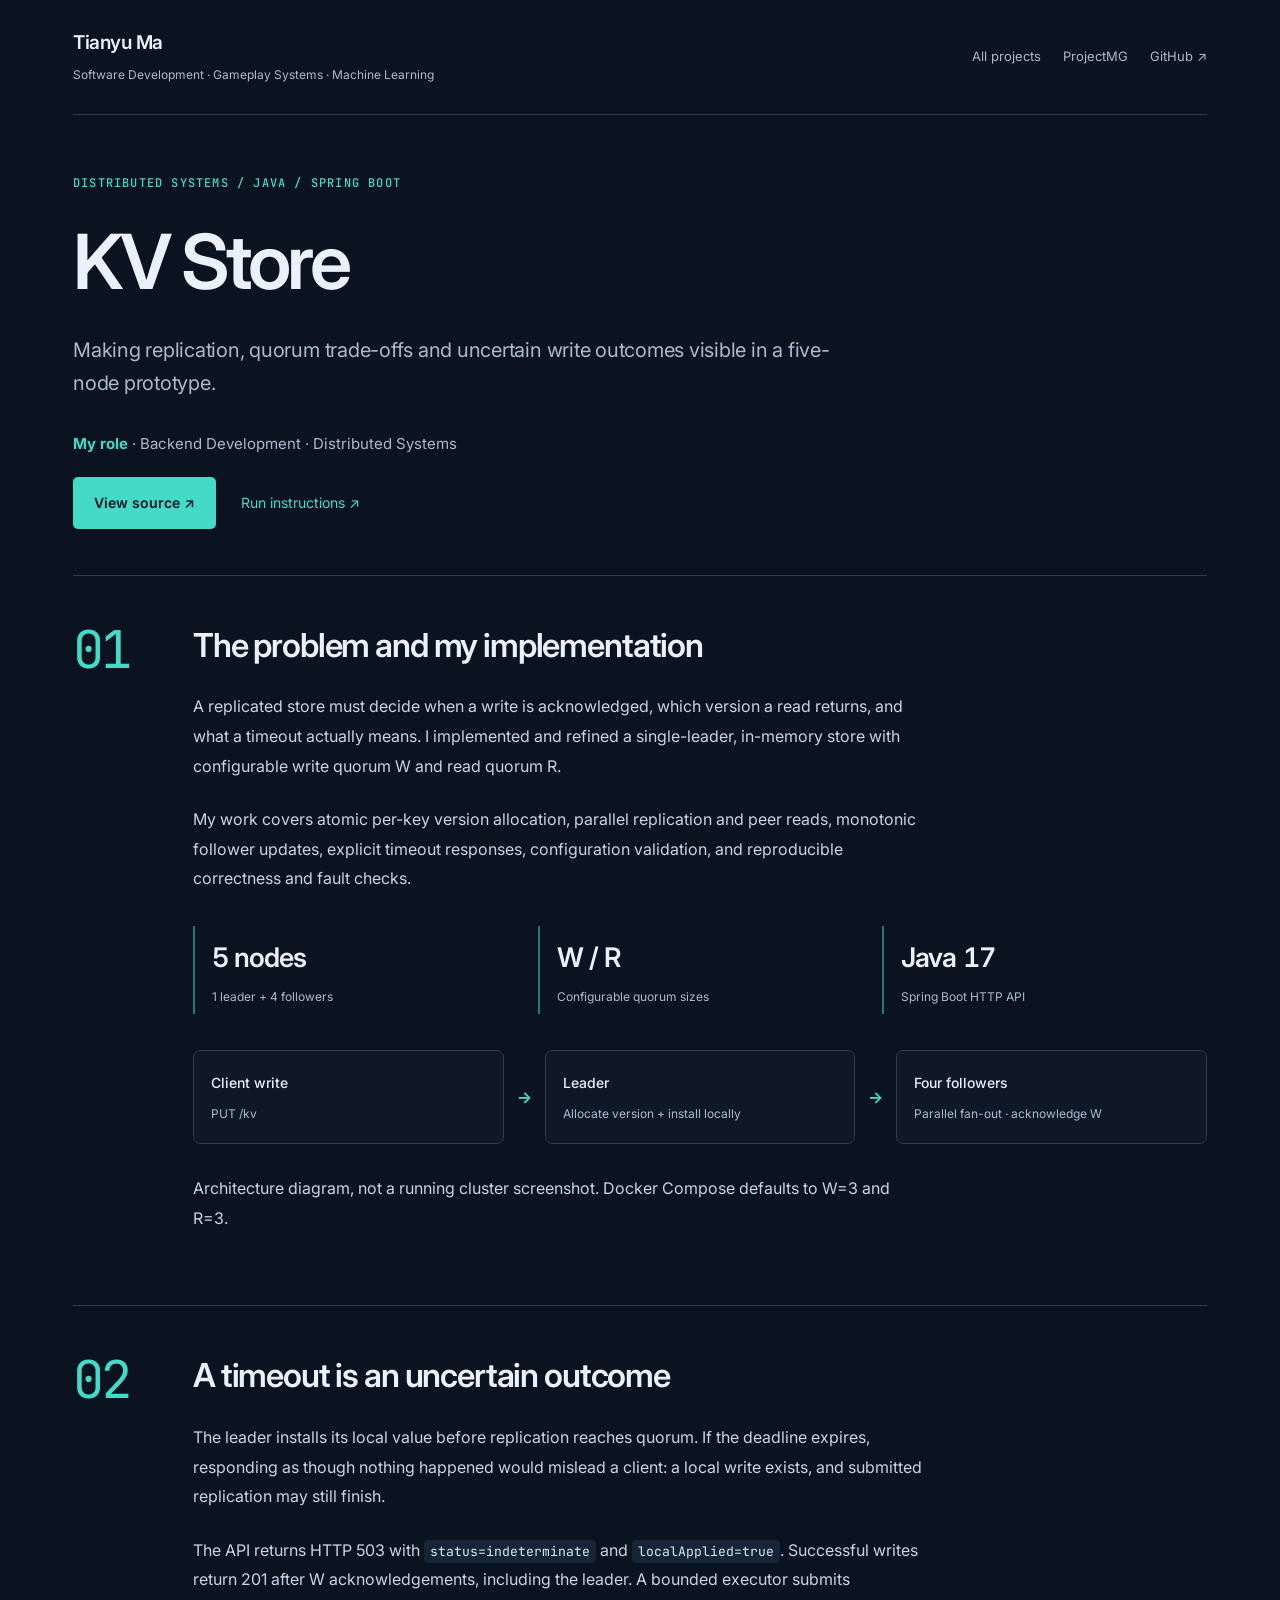
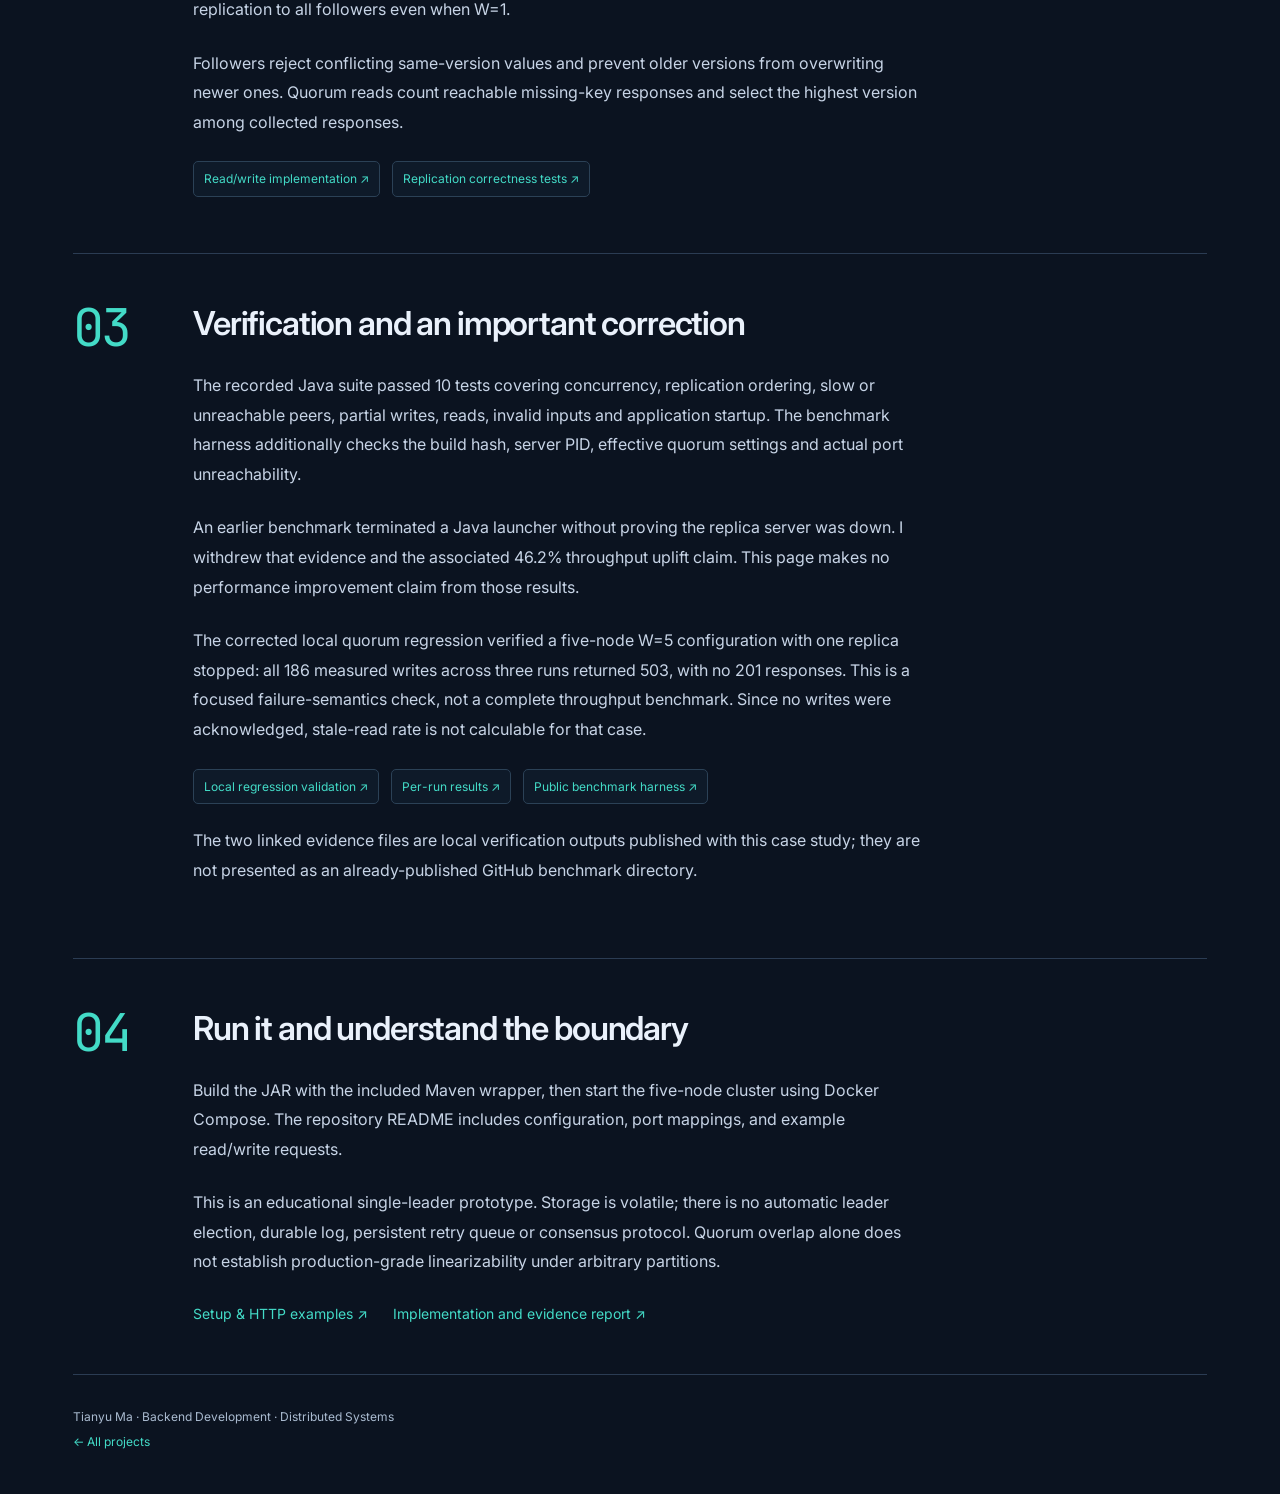
<file: portfolio/kvstore/index.html>
<!DOCTYPE html><html lang="en"><head><meta charSet="utf-8"/><meta name="viewport" content="width=device-width, initial-scale=1"/><link rel="stylesheet" href="/_next/static/css/index.DJMZrzIJ.css" data-rsc-css-href="/_next/static/css/index.DJMZrzIJ.css" data-precedence="vite-rsc/importer-resources"/><link rel="modulepreload" fetchPriority="low" href="/_next/static/chunks/index-Dc0E_2NI.js"/><script src="/_next/static/chunks/rolldown-runtime-C60lm6uB.js" type="module" async=""></script><script src="/_next/static/chunks/framework-D_rUT4EX.js" type="module" async=""></script><link rel="modulepreload" href="/_next/static/chunks/layout-segment-context-57xuIkfH.js" crossorigin=""/><title>KV Store | Tianyu Ma</title><meta name="description" content="A five-node Java quorum replication prototype with explicit failure semantics."/><script>Object.assign(((self[Symbol.for("vinext.navigationRuntime")]??={bootstrap:{routeManifest:null},functions:{}}).bootstrap.rsc??={rsc:[]}),{params:{},nav:{"pathname":"/kvstore","searchParams":[]}})</script><link rel="modulepreload" href="/_next/static/chunks/index-Dc0E_2NI.js" />
</head><body><main class="compact project-detail-page"><header><a class="identity" href="/">Tianyu Ma<span>Software Development · Gameplay Systems · Machine Learning</span></a><nav aria-label="Projects"><a href="/">All projects</a><a href="/portfolio/projectmg/">ProjectMG</a><a href="https://github.com/TianyuMa2001">GitHub ↗</a></nav></header><section class="compact-hero"><p class="eyebrow">DISTRIBUTED SYSTEMS / JAVA / SPRING BOOT</p><h1>KV Store</h1><p class="intro">Making replication, quorum trade-offs and uncertain write outcomes visible in a five-node prototype.</p><p class="project-role"><strong>My role</strong> · <!-- -->Backend Development · Distributed Systems</p><div class="links"><a class="primary" href="https://github.com/TianyuMa2001/KV-Store">View source ↗</a><a href="https://github.com/TianyuMa2001/KV-Store/blob/main/README.md">Run instructions ↗</a></div></section><section class="case"><aside><span class="number">01</span></aside><article><h2>The problem and my implementation</h2><p>A replicated store must decide when a write is acknowledged, which version a read returns, and what a timeout actually means. I implemented and refined a single-leader, in-memory store with configurable write quorum W and read quorum R.</p><p>My work covers atomic per-key version allocation, parallel replication and peer reads, monotonic follower updates, explicit timeout responses, configuration validation, and reproducible correctness and fault checks.</p><div class="metrics"><div><strong>5 nodes</strong><span>1 leader + 4 followers</span></div><div><strong>W / R</strong><span>Configurable quorum sizes</span></div><div><strong>Java 17</strong><span>Spring Boot HTTP API</span></div></div><div class="system-flow" aria-label="Write replication flow"><div><strong>Client write</strong><span>PUT /kv</span></div><b aria-hidden="true">→</b><div><strong>Leader</strong><span>Allocate version + install locally</span></div><b aria-hidden="true">→</b><div><strong>Four followers</strong><span>Parallel fan-out · acknowledge W</span></div></div><p class="release-status">Architecture diagram, not a running cluster screenshot. Docker Compose defaults to W=3 and R=3.</p></article></section><section class="case"><aside><span class="number">02</span></aside><article><h2>A timeout is an uncertain outcome</h2><p>The leader installs its local value before replication reaches quorum. If the deadline expires, responding as though nothing happened would mislead a client: a local write exists, and submitted replication may still finish.</p><p>The API returns HTTP 503 with <code>status=indeterminate</code> and <code>localApplied=true</code>. Successful writes return 201 after W acknowledgements, including the leader. A bounded executor submits replication to all followers even when W=1.</p><p>Followers reject conflicting same-version values and prevent older versions from overwriting newer ones. Quorum reads count reachable missing-key responses and select the highest version among collected responses.</p><div class="evidence"><a href="https://github.com/TianyuMa2001/KV-Store/blob/main/node/src/main/java/com/kv/node/KvController.java">Read/write implementation ↗</a><a href="https://github.com/TianyuMa2001/KV-Store/blob/main/node/src/test/java/com/kv/node/KvReplicationTests.java">Replication correctness tests ↗</a></div></article></section><section class="case"><aside><span class="number">03</span></aside><article><h2>Verification and an important correction</h2><p>The recorded Java suite passed 10 tests covering concurrency, replication ordering, slow or unreachable peers, partial writes, reads, invalid inputs and application startup. The benchmark harness additionally checks the build hash, server PID, effective quorum settings and actual port unreachability.</p><p>An earlier benchmark terminated a Java launcher without proving the replica server was down. I withdrew that evidence and the associated 46.2% throughput uplift claim. This page makes no performance improvement claim from those results.</p><p>The corrected local quorum regression verified a five-node W=5 configuration with one replica stopped: all 186 measured writes across three runs returned 503, with no 201 responses. This is a focused failure-semantics check, not a complete throughput benchmark. Since no writes were acknowledged, stale-read rate is not calculable for that case.</p><div class="evidence"><a href="/kv-quorum-validation.json">Local regression validation ↗</a><a href="/kv-quorum-results.csv">Per-run results ↗</a><a href="https://github.com/TianyuMa2001/KV-Store/blob/main/benchmark.py">Public benchmark harness ↗</a></div><p class="release-status">The two linked evidence files are local verification outputs published with this case study; they are not presented as an already-published GitHub benchmark directory.</p></article></section><section class="case"><aside><span class="number">04</span></aside><article><h2>Run it and understand the boundary</h2><p>Build the JAR with the included Maven wrapper, then start the five-node cluster using Docker Compose. The repository README includes configuration, port mappings, and example read/write requests.</p><p>This is an educational single-leader prototype. Storage is volatile; there is no automatic leader election, durable log, persistent retry queue or consensus protocol. Quorum overlap alone does not establish production-grade linearizability under arbitrary partitions.</p><div class="links"><a href="https://github.com/TianyuMa2001/KV-Store/blob/main/README.md">Setup &amp; HTTP examples ↗</a><a href="https://github.com/TianyuMa2001/KV-Store/blob/main/IMPROVEMENT_REPORT.md">Implementation and evidence report ↗</a></div></article></section><footer><p>Tianyu Ma · <!-- -->Backend Development · Distributed Systems</p><a href="/">← All projects</a></footer></main><script type="module" src="/_next/static/chunks/index-Dc0E_2NI.js" id="_R_" async=""></script><script>((self[Symbol.for("vinext.navigationRuntime")]??={bootstrap:{routeManifest:null},functions:{}}).bootstrap.rsc??={rsc:[]}).rsc.push("0:{\"page:/kvstore\":\"$L1\",\"layout:/\":\"$L2\",\"route:/kvstore\":\"$L3\",\"__route\":\"route:/kvstore\",\"__interceptionContext\":null,\"__layoutIds\":[\"layout:/\"],\"__rootLayout\":\"/\",\"__bfcacheSegmentIdentities\":{\"layout:/\":\"[\\\"layout\\\",\\\"layout:/\\\",\\\"root-boundary:/\\\",\\\"\\\"]\",\"page:/kvstore\":\"[\\\"page\\\",\\\"page:/kvstore\\\",\\\"root-boundary:/\\\",\\\"[\\\\\\\"kvstore\\\\\\\"]\\\"]\"},\"__srcPage\":[\"kvstore\",\"page\"],\"__layoutFlags\":{\"layout:/\":\"s\"},\"__artifactCompatibility\":{\"schemaVersion\":1,\"graphVersion\":\"app-route-graph:5b5076c4d4f97268\",\"deploymentVersion\":\"1ac096bd-458f-4452-937a-ae1a630ab62e\",\"appElementsSchemaVersion\":1,\"rscPayloadSchemaVersion\":1,\"rootBoundaryId\":\"/\",\"renderEpoch\":null}}\n")</script><script>((self[Symbol.for("vinext.navigationRuntime")]??={bootstrap:{routeManifest:null},functions:{}}).bootstrap.rsc??={rsc:[]}).rsc.push("4:I[\"3bb4c73cb361\",[],\"Children\",1]\n")</script><script>((self[Symbol.for("vinext.navigationRuntime")]??={bootstrap:{routeManifest:null},functions:{}}).bootstrap.rsc??={rsc:[]}).rsc.push("5:I[\"0bef8629d058\",[],\"GlobalErrorBoundary\",1]\n")</script><script>((self[Symbol.for("vinext.navigationRuntime")]??={bootstrap:{routeManifest:null},functions:{}}).bootstrap.rsc??={rsc:[]}).rsc.push("6:I[\"a7f3f1d63985\",[],\"default\",1]\n")</script><script>((self[Symbol.for("vinext.navigationRuntime")]??={bootstrap:{routeManifest:null},functions:{}}).bootstrap.rsc??={rsc:[]}).rsc.push("7:I[\"0bef8629d058\",[],\"ErrorBoundary\",1]\n")</script><script>((self[Symbol.for("vinext.navigationRuntime")]??={bootstrap:{routeManifest:null},functions:{}}).bootstrap.rsc??={rsc:[]}).rsc.push("8:I[\"bcc88b3729e4\",[],\"LayoutSegmentProvider\",1]\n")</script><script>((self[Symbol.for("vinext.navigationRuntime")]??={bootstrap:{routeManifest:null},functions:{}}).bootstrap.rsc??={rsc:[]}).rsc.push("9:I[\"3bb4c73cb361\",[],\"Slot\",1]\n")</script><script>((self[Symbol.for("vinext.navigationRuntime")]??={bootstrap:{routeManifest:null},functions:{}}).bootstrap.rsc??={rsc:[]}).rsc.push("a:I[\"0bef8629d058\",[],\"NotFoundBoundary\",1]\n")</script><script>((self[Symbol.for("vinext.navigationRuntime")]??={bootstrap:{routeManifest:null},functions:{}}).bootstrap.rsc??={rsc:[]}).rsc.push("b:I[\"fdec6512cad3\",[],\"AppRouterScrollTarget\",1]\n")</script><script>((self[Symbol.for("vinext.navigationRuntime")]??={bootstrap:{routeManifest:null},functions:{}}).bootstrap.rsc??={rsc:[]}).rsc.push("c:I[\"0bef8629d058\",[],\"RedirectBoundary\",1]\n")</script><script>((self[Symbol.for("vinext.navigationRuntime")]??={bootstrap:{routeManifest:null},functions:{}}).bootstrap.rsc??={rsc:[]}).rsc.push(":HL[\"/_next/static/css/index.DJMZrzIJ.css\",\"style\"     ]\n")</script><script>((self[Symbol.for("vinext.navigationRuntime")]??={bootstrap:{routeManifest:null},functions:{}}).bootstrap.rsc??={rsc:[]}).rsc.push("2:[[[\"$\",\"link\",\"css:/_next/static/css/index.DJMZrzIJ.css\",{\"rel\":\"stylesheet\",\"precedence\":\"vite-rsc/importer-resources\",\"href\":\"/_next/static/css/index.DJMZrzIJ.css\",\"data-rsc-css-href\":\"/_next/static/css/index.DJMZrzIJ.css\"}],\"$undefined\"],[\"$\",\"html\",null,{\"lang\":\"en\",\"children\":[\"$\",\"body\",null,{\"children\":[\"$\",\"$L4\",null,{}]}]}]]\n")</script><script>((self[Symbol.for("vinext.navigationRuntime")]??={bootstrap:{routeManifest:null},functions:{}}).bootstrap.rsc??={rsc:[]}).rsc.push("3:[[[\"$\",\"meta\",null,{\"charSet\":\"utf-8\"}],[[\"$\",\"title\",\"0\",{\"children\":\"KV Store | Tianyu Ma\"}],[\"$\",\"meta\",\"1\",{\"name\":\"description\",\"content\":\"A five-node Java quorum replication prototype with explicit failure semantics.\"}]],[[\"$\",\"meta\",\"0\",{\"name\":\"viewport\",\"content\":\"width=device-width, initial-scale=1\"}]]],[\"$\",\"$L5\",null,{\"fallback\":\"$6\",\"children\":[\"$\",\"$L7\",null,{\"fallback\":\"$6\",\"children\":[\"$\",\"$L8\",null,{\"providerId\":\"layout:/\",\"segmentMap\":{\"children\":[\"kvstore\"]},\"children\":[\"$\",\"$L9\",null,{\"id\":\"layout:/\",\"parallelSlots\":\"$undefined\",\"children\":[\"$\",\"$La\",null,{\"resetKey\":\"kvstore\",\"fallback\":[[\"$\",\"title\",null,{\"children\":\"404: This page could not be found.\"}],[\"$\",\"div\",null,{\"style\":{\"fontFamily\":\"system-ui,\\\"Segoe UI\\\",Roboto,Helvetica,Arial,sans-serif,\\\"Apple Color Emoji\\\",\\\"Segoe UI Emoji\\\"\",\"height\":\"100vh\",\"textAlign\":\"center\",\"display\":\"flex\",\"flexDirection\":\"column\",\"alignItems\":\"center\",\"justifyContent\":\"center\"},\"children\":[\"$\",\"div\",null,{\"children\":[[\"$\",\"style\",null,{\"dangerouslySetInnerHTML\":{\"__html\":\"body{color:#000;background:#fff;margin:0}.next-error-h1{border-right:1px solid rgba(0,0,0,.3)}@media (prefers-color-scheme:dark){body{color:#fff;background:#000}.next-error-h1{border-right:1px solid rgba(255,255,255,.3)}}\"}}],[\"$\",\"h1\",null,{\"className\":\"next-error-h1\",\"style\":{\"display\":\"inline-block\",\"margin\":\"0 20px 0 0\",\"padding\":\"0 23px 0 0\",\"fontSize\":24,\"fontWeight\":500,\"verticalAlign\":\"top\",\"lineHeight\":\"49px\"},\"children\":404}],[\"$\",\"div\",null,{\"style\":{\"display\":\"inline-block\"},\"children\":[\"$\",\"h2\",null,{\"style\":{\"fontSize\":14,\"fontWeight\":400,\"lineHeight\":\"49px\",\"margin\":0},\"children\":\"This page could not be found.\"}]}]]}]}]],\"children\":[\"$\",\"$Lb\",null,{\"children\":[\"$\",\"$Lc\",null,{\"children\":[[\"$\",\"$L8\",null,{\"providerId\":\"page:/kvstore\",\"segmentMap\":{\"children\":[\"__PAGE__\"]},\"children\":[\"$\",\"$L9\",null,{\"id\":\"page:/kvstore\"}]}],null]}]}]}]}]}]}]}],null,null]\n")</script><script>((self[Symbol.for("vinext.navigationRuntime")]??={bootstrap:{routeManifest:null},functions:{}}).bootstrap.rsc??={rsc:[]}).rsc.push("1:[\"$\",\"main\",null,{\"className\":\"compact project-detail-page\",\"children\":[[\"$\",\"header\",null,{\"children\":[[\"$\",\"a\",null,{\"className\":\"identity\",\"href\":\"/\",\"children\":[\"Tianyu Ma\",[\"$\",\"span\",null,{\"children\":\"Software Development · Gameplay Systems · Machine Learning\"}]]}],[\"$\",\"nav\",null,{\"aria-label\":\"Projects\",\"children\":[[\"$\",\"a\",null,{\"href\":\"/\",\"children\":\"All projects\"}],[\"$\",\"a\",null,{\"href\":\"/portfolio/projectmg/\",\"children\":\"ProjectMG\"}],[\"$\",\"a\",null,{\"href\":\"https://github.com/TianyuMa2001\",\"children\":\"GitHub ↗\"}]]}]]}],[\"$\",\"section\",null,{\"className\":\"compact-hero\",\"children\":[[\"$\",\"p\",null,{\"className\":\"eyebrow\",\"children\":\"DISTRIBUTED SYSTEMS / JAVA / SPRING BOOT\"}],[\"$\",\"h1\",null,{\"children\":\"KV Store\"}],[\"$\",\"p\",null,{\"className\":\"intro\",\"children\":\"Making replication, quorum trade-offs and uncertain write outcomes visible in a five-node prototype.\"}],[\"$\",\"p\",null,{\"className\":\"project-role\",\"children\":[[\"$\",\"strong\",null,{\"children\":\"My role\"}],\" · \",\"Backend Development · Distributed Systems\"]}],[\"$\",\"div\",null,{\"className\":\"links\",\"children\":[[\"$\",\"a\",null,{\"className\":\"primary\",\"href\":\"https://github.com/TianyuMa2001/KV-Store\",\"children\":\"View source ↗\"}],[\"$\",\"a\",null,{\"href\":\"https://github.com/TianyuMa2001/KV-Store/blob/main/README.md\",\"children\":\"Run instructions ↗\"}]]}]]}],[[\"$\",\"section\",null,{\"className\":\"case\",\"children\":[[\"$\",\"aside\",null,{\"children\":[\"$\",\"span\",null,{\"className\":\"number\",\"children\":\"01\"}]}],[\"$\",\"article\",null,{\"children\":[[\"$\",\"h2\",null,{\"children\":\"The problem and my implementation\"}],[[\"$\",\"p\",null,{\"children\":\"A replicated store must decide when a write is acknowledged, which version a read returns, and what a timeout actually means. I implemented and refined a single-leader, in-memory store with configurable write quorum W and read quorum R.\"}],[\"$\",\"p\",null,{\"children\":\"My work covers atomic per-key version allocation, parallel replication and peer reads, monotonic follower updates, explicit timeout responses, configuration validation, and reproducible correctness and fault checks.\"}],[\"$\",\"div\",null,{\"className\":\"metrics\",\"children\":[[\"$\",\"div\",null,{\"children\":[[\"$\",\"strong\",null,{\"children\":\"5 nodes\"}],[\"$\",\"span\",null,{\"children\":\"1 leader + 4 followers\"}]]}],[\"$\",\"div\",null,{\"children\":[[\"$\",\"strong\",null,{\"children\":\"W / R\"}],[\"$\",\"span\",null,{\"children\":\"Configurable quorum sizes\"}]]}],[\"$\",\"div\",null,{\"children\":[[\"$\",\"strong\",null,{\"children\":\"Java 17\"}],[\"$\",\"span\",null,{\"children\":\"Spring Boot HTTP API\"}]]}]]}],[\"$\",\"div\",null,{\"className\":\"system-flow\",\"aria-label\":\"Write replication flow\",\"children\":[[\"$\",\"div\",null,{\"children\":[[\"$\",\"strong\",null,{\"children\":\"Client write\"}],[\"$\",\"span\",null,{\"children\":\"PUT /kv\"}]]}],[\"$\",\"b\",null,{\"aria-hidden\":\"true\",\"children\":\"→\"}],[\"$\",\"div\",null,{\"children\":[[\"$\",\"strong\",null,{\"children\":\"Leader\"}],[\"$\",\"span\",null,{\"children\":\"Allocate version + install locally\"}]]}],[\"$\",\"b\",null,{\"aria-hidden\":\"true\",\"children\":\"→\"}],[\"$\",\"div\",null,{\"children\":[[\"$\",\"strong\",null,{\"children\":\"Four followers\"}],[\"$\",\"span\",null,{\"children\":\"Parallel fan-out · acknowledge W\"}]]}]]}],[\"$\",\"p\",null,{\"className\":\"release-status\",\"children\":\"Architecture diagram, not a running cluster screenshot. Docker Compose defaults to W=3 and R=3.\"}]]]}]]}],[\"$\",\"section\",null,{\"className\":\"case\",\"children\":[[\"$\",\"aside\",null,{\"children\":[\"$\",\"span\",null,{\"className\":\"number\",\"children\":\"02\"}]}],[\"$\",\"article\",null,{\"children\":[[\"$\",\"h2\",null,{\"children\":\"A timeout is an uncertain outcome\"}],[[\"$\",\"p\",null,{\"children\":\"The leader installs its local value before replication reaches quorum. If the deadline expires, responding as though nothing happened would mislead a client: a local write exists, and submitted replication may still finish.\"}],[\"$\",\"p\",null,{\"children\":[\"The API returns HTTP 503 with \",[\"$\",\"code\",null,{\"children\":\"status=indeterminate\"}],\" and \",[\"$\",\"code\",null,{\"children\":\"localApplied=true\"}],\". Successful writes return 201 after W acknowledgements, including the leader. A bounded executor submits replication to all followers even when W=1.\"]}],[\"$\",\"p\",null,{\"children\":\"Followers reject conflicting same-version values and prevent older versions from overwriting newer ones. Quorum reads count reachable missing-key responses and select the highest version among collected responses.\"}],\"$Ld\"]]}]]}],\"$Le\",\"$Lf\"],\"$L10\"]}]\n")</script><script>((self[Symbol.for("vinext.navigationRuntime")]??={bootstrap:{routeManifest:null},functions:{}}).bootstrap.rsc??={rsc:[]}).rsc.push("d:[\"$\",\"div\",null,{\"className\":\"evidence\",\"children\":[[\"$\",\"a\",null,{\"href\":\"https://github.com/TianyuMa2001/KV-Store/blob/main/node/src/main/java/com/kv/node/KvController.java\",\"children\":\"Read/write implementation ↗\"}],[\"$\",\"a\",null,{\"href\":\"https://github.com/TianyuMa2001/KV-Store/blob/main/node/src/test/java/com/kv/node/KvReplicationTests.java\",\"children\":\"Replication correctness tests ↗\"}]]}]\n")</script><script>((self[Symbol.for("vinext.navigationRuntime")]??={bootstrap:{routeManifest:null},functions:{}}).bootstrap.rsc??={rsc:[]}).rsc.push("e:[\"$\",\"section\",null,{\"className\":\"case\",\"children\":[[\"$\",\"aside\",null,{\"children\":[\"$\",\"span\",null,{\"className\":\"number\",\"children\":\"03\"}]}],[\"$\",\"article\",null,{\"children\":[[\"$\",\"h2\",null,{\"children\":\"Verification and an important correction\"}],[[\"$\",\"p\",null,{\"children\":\"The recorded Java suite passed 10 tests covering concurrency, replication ordering, slow or unreachable peers, partial writes, reads, invalid inputs and application startup. The benchmark harness additionally checks the build hash, server PID, effective quorum settings and actual port unreachability.\"}],[\"$\",\"p\",null,{\"children\":\"An earlier benchmark terminated a Java launcher without proving the replica server was down. I withdrew that evidence and the associated 46.2% throughput uplift claim. This page makes no performance improvement claim from those results.\"}],[\"$\",\"p\",null,{\"children\":\"The corrected local quorum regression verified a five-node W=5 configuration with one replica stopped: all 186 measured writes across three runs returned 503, with no 201 responses. This is a focused failure-semantics check, not a complete throughput benchmark. Since no writes were acknowledged, stale-read rate is not calculable for that case.\"}],[\"$\",\"div\",null,{\"className\":\"evidence\",\"children\":[[\"$\",\"a\",null,{\"href\":\"/kv-quorum-validation.json\",\"children\":\"Local regression validation ↗\"}],[\"$\",\"a\",null,{\"href\":\"/kv-quorum-results.csv\",\"children\":\"Per-run results ↗\"}],[\"$\",\"a\",null,{\"href\":\"https://github.com/TianyuMa2001/KV-Store/blob/main/benchmark.py\",\"children\":\"Public benchmark harness ↗\"}]]}],[\"$\",\"p\",null,{\"className\":\"release-status\",\"children\":\"The two linked evidence files are local verification outputs published with this case study; they are not presented as an already-published GitHub benchmark directory.\"}]]]}]]}]\n")</script><script>((self[Symbol.for("vinext.navigationRuntime")]??={bootstrap:{routeManifest:null},functions:{}}).bootstrap.rsc??={rsc:[]}).rsc.push("f:[\"$\",\"section\",null,{\"className\":\"case\",\"children\":[[\"$\",\"aside\",null,{\"children\":[\"$\",\"span\",null,{\"className\":\"number\",\"children\":\"04\"}]}],[\"$\",\"article\",null,{\"children\":[[\"$\",\"h2\",null,{\"children\":\"Run it and understand the boundary\"}],[[\"$\",\"p\",null,{\"children\":\"Build the JAR with the included Maven wrapper, then start the five-node cluster using Docker Compose. The repository README includes configuration, port mappings, and example read/write requests.\"}],[\"$\",\"p\",null,{\"children\":\"This is an educational single-leader prototype. Storage is volatile; there is no automatic leader election, durable log, persistent retry queue or consensus protocol. Quorum overlap alone does not establish production-grade linearizability under arbitrary partitions.\"}],[\"$\",\"div\",null,{\"className\":\"links\",\"children\":[[\"$\",\"a\",null,{\"href\":\"https://github.com/TianyuMa2001/KV-Store/blob/main/README.md\",\"children\":\"Setup \u0026 HTTP examples ↗\"}],[\"$\",\"a\",null,{\"href\":\"https://github.com/TianyuMa2001/KV-Store/blob/main/IMPROVEMENT_REPORT.md\",\"children\":\"Implementation and evidence report ↗\"}]]}]]]}]]}]\n")</script><script>((self[Symbol.for("vinext.navigationRuntime")]??={bootstrap:{routeManifest:null},functions:{}}).bootstrap.rsc??={rsc:[]}).rsc.push("10:[\"$\",\"footer\",null,{\"children\":[[\"$\",\"p\",null,{\"children\":[\"Tianyu Ma · \",\"Backend Development · Distributed Systems\"]}],[\"$\",\"a\",null,{\"href\":\"/\",\"children\":\"← All projects\"}]]}]\n")</script><script>Object.assign(((self[Symbol.for("vinext.navigationRuntime")]??={bootstrap:{routeManifest:null},functions:{}}).bootstrap.rsc??={rsc:[]}),{"initialCacheKind":"static"});((self[Symbol.for("vinext.navigationRuntime")]??={bootstrap:{routeManifest:null},functions:{}}).bootstrap.rsc??={rsc:[]}).done=true</script></body></html>
</file>
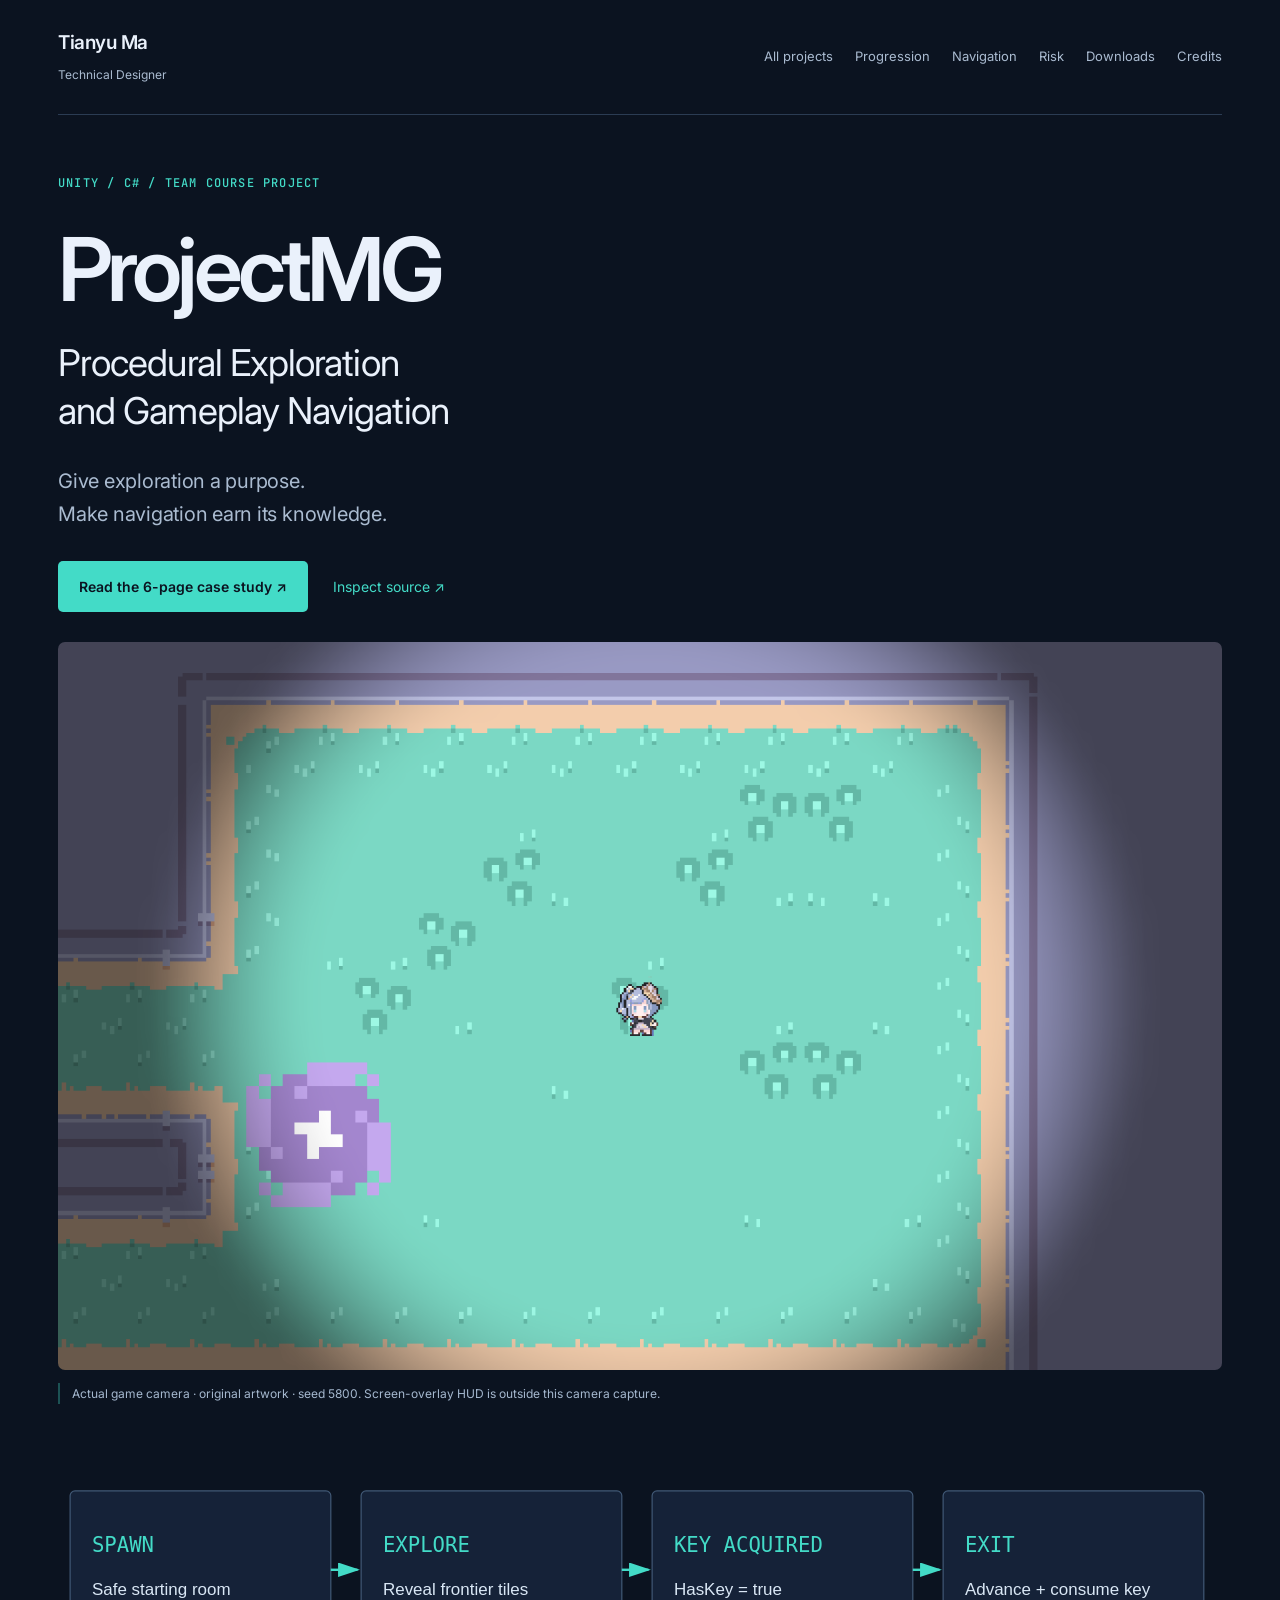
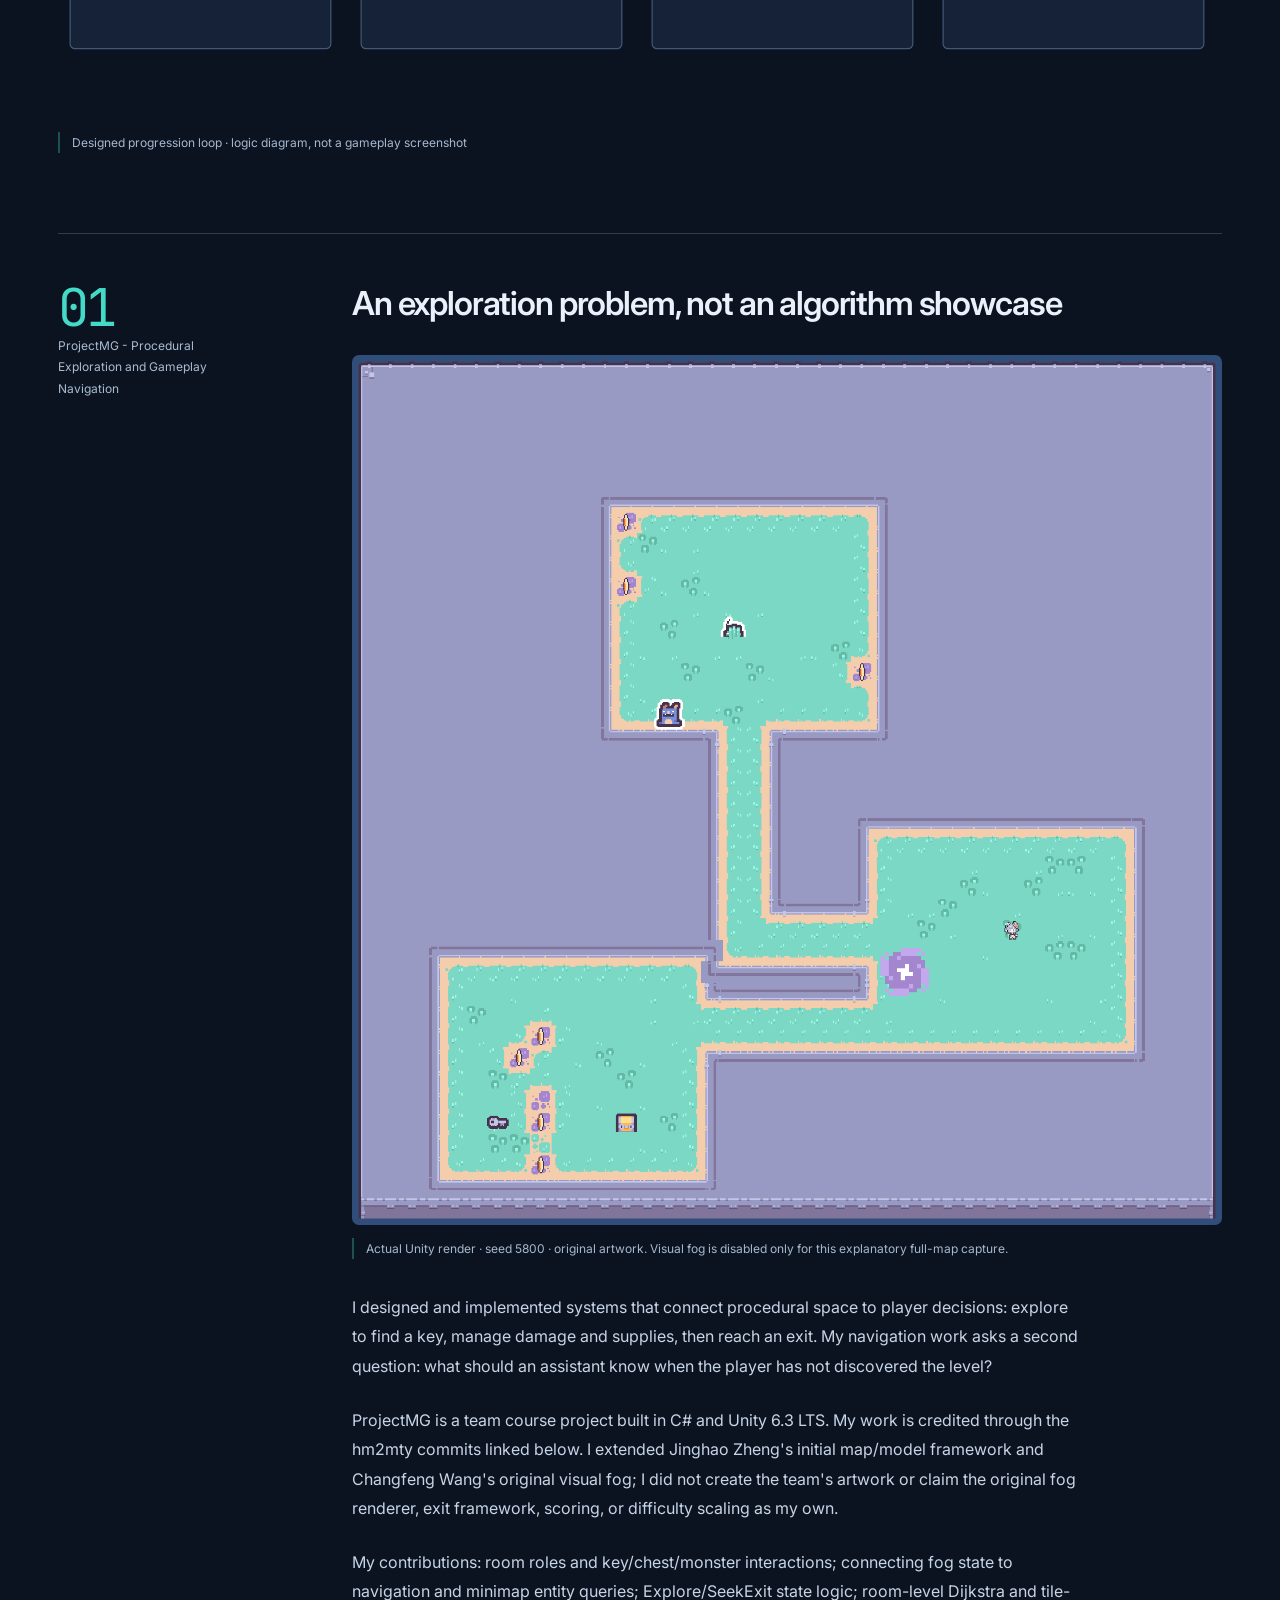
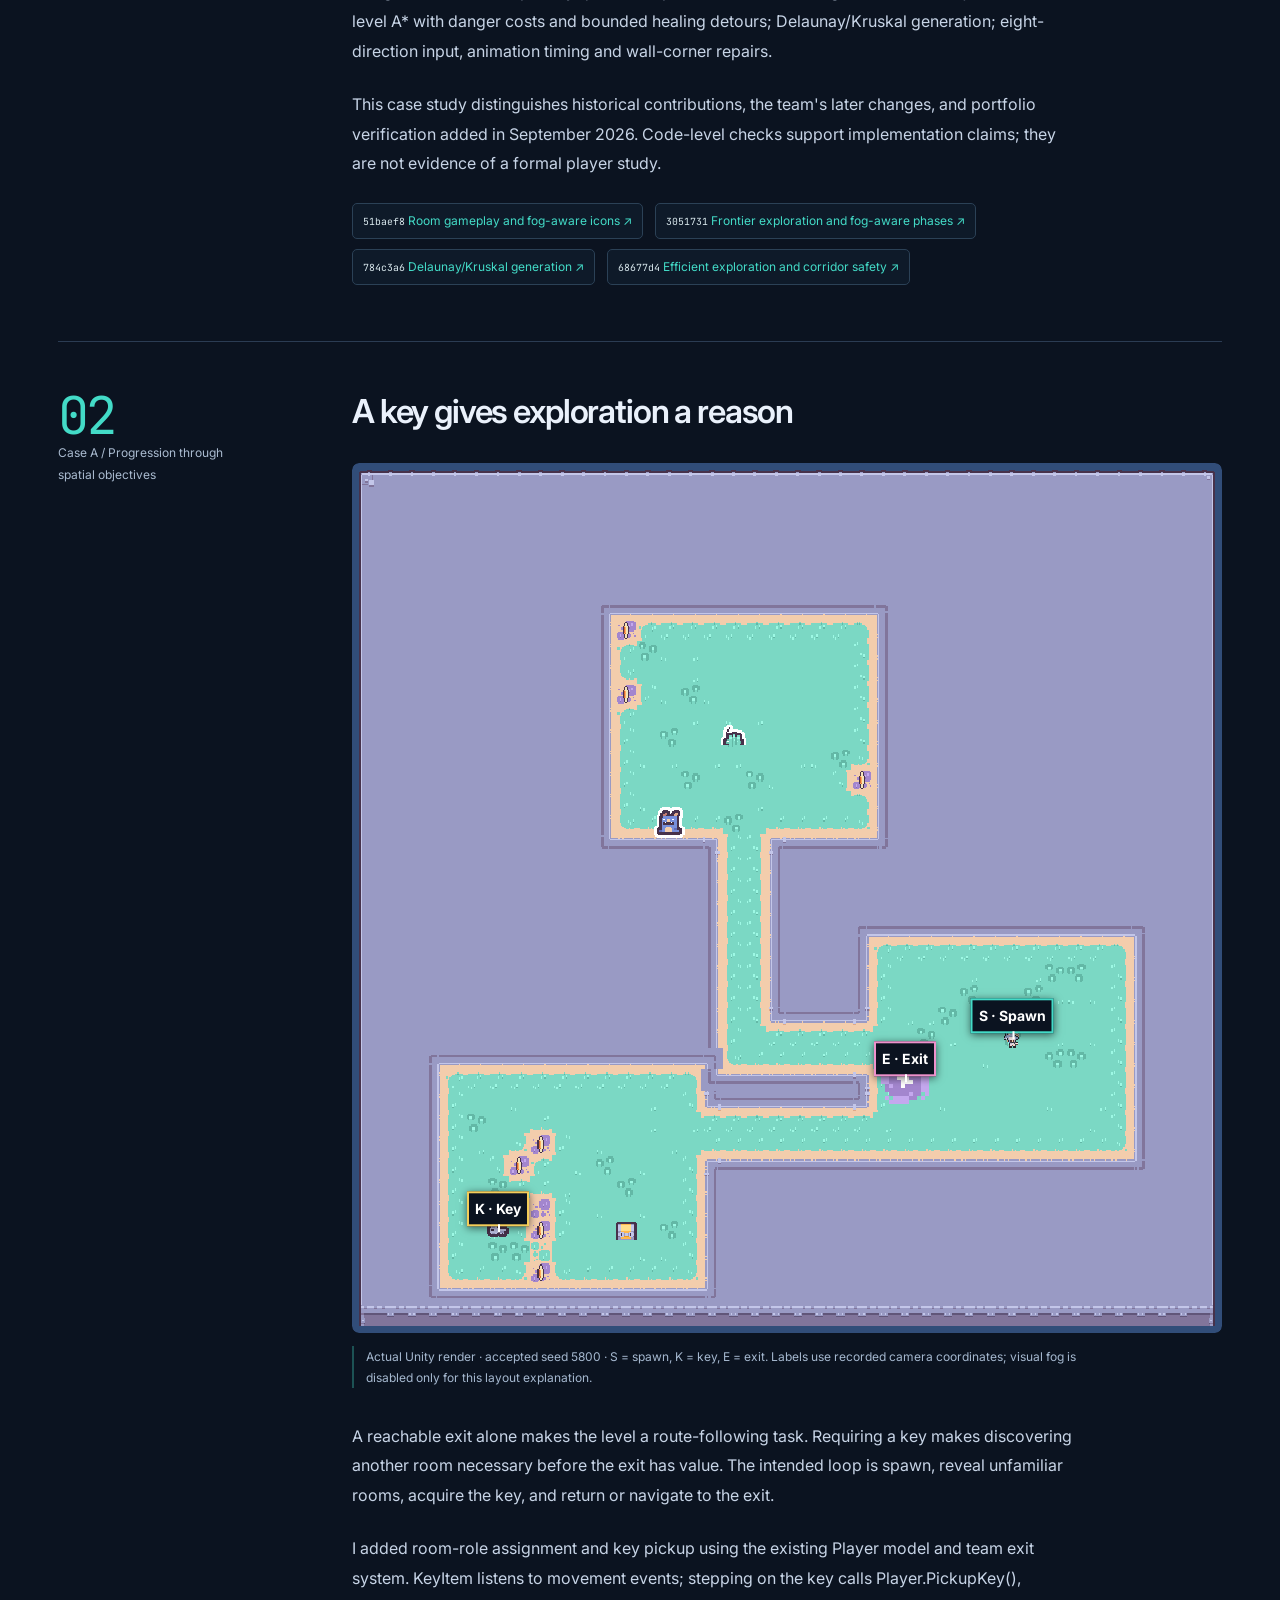
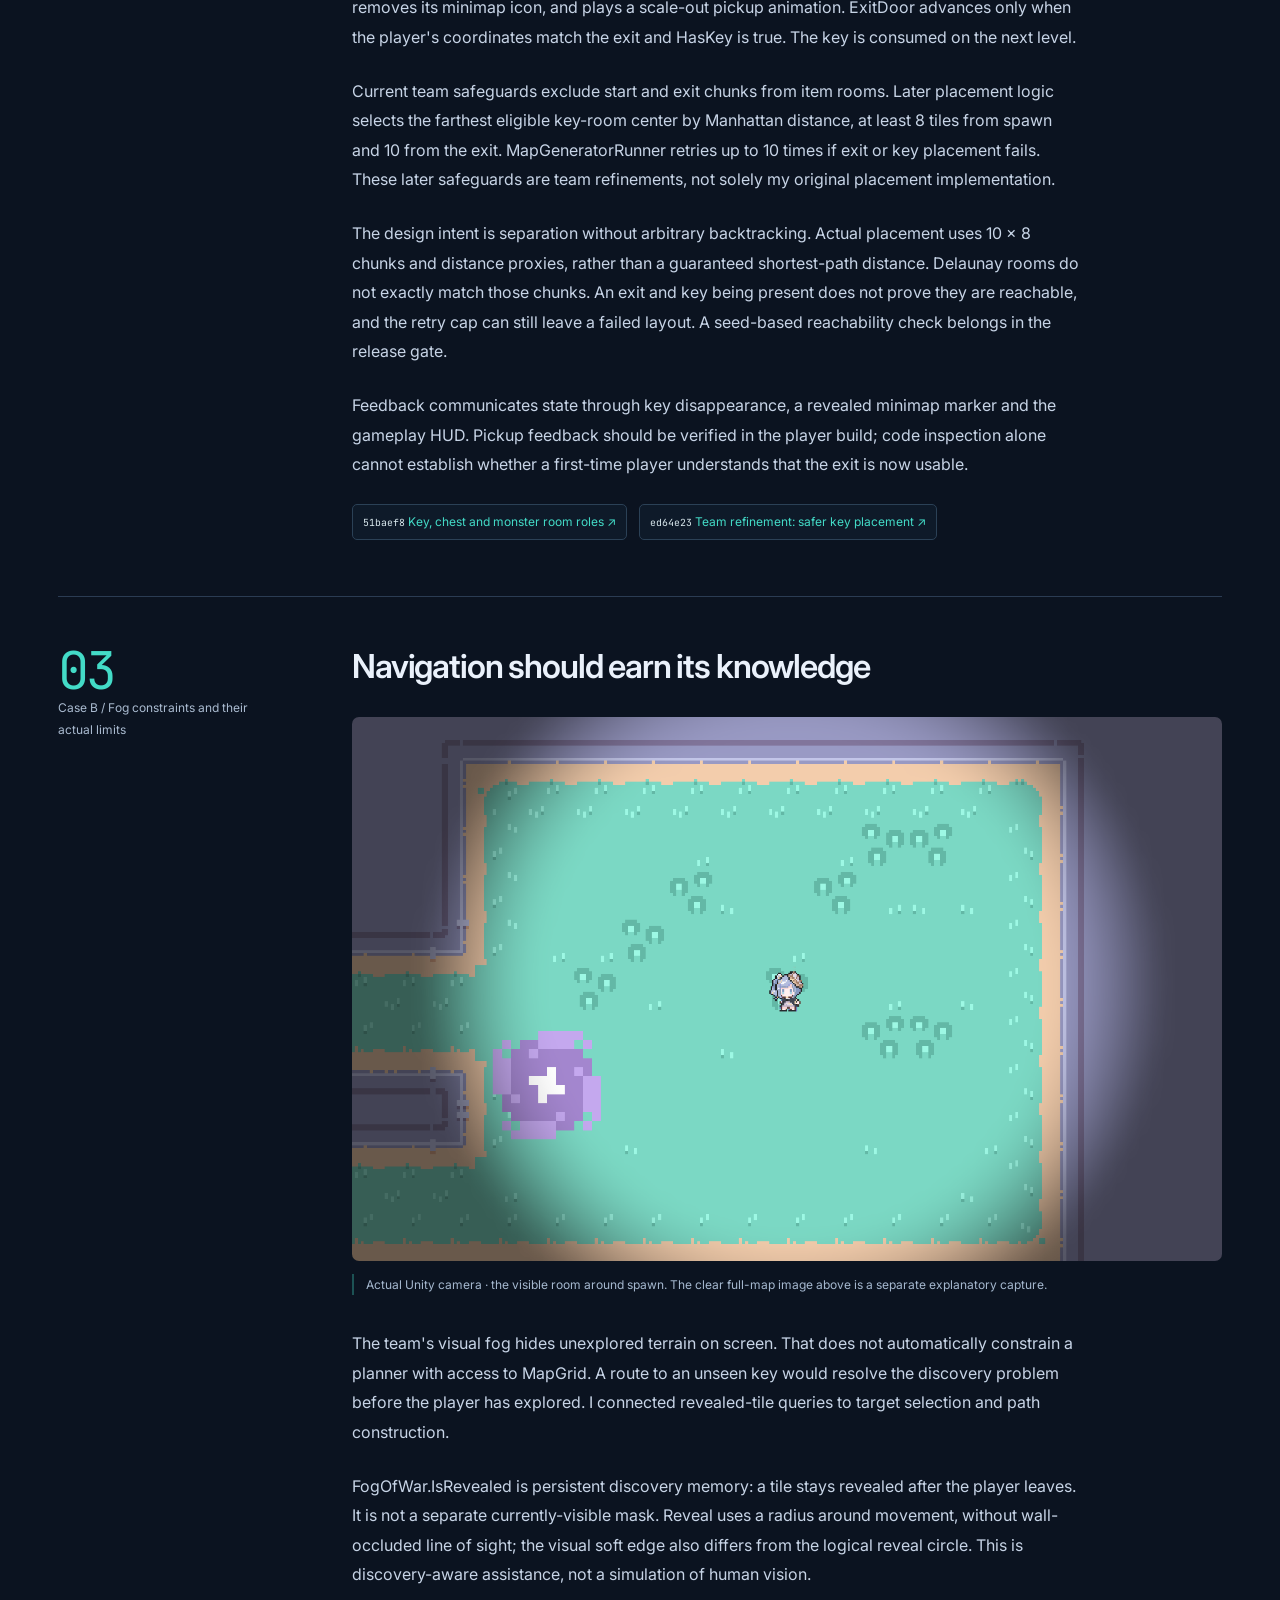
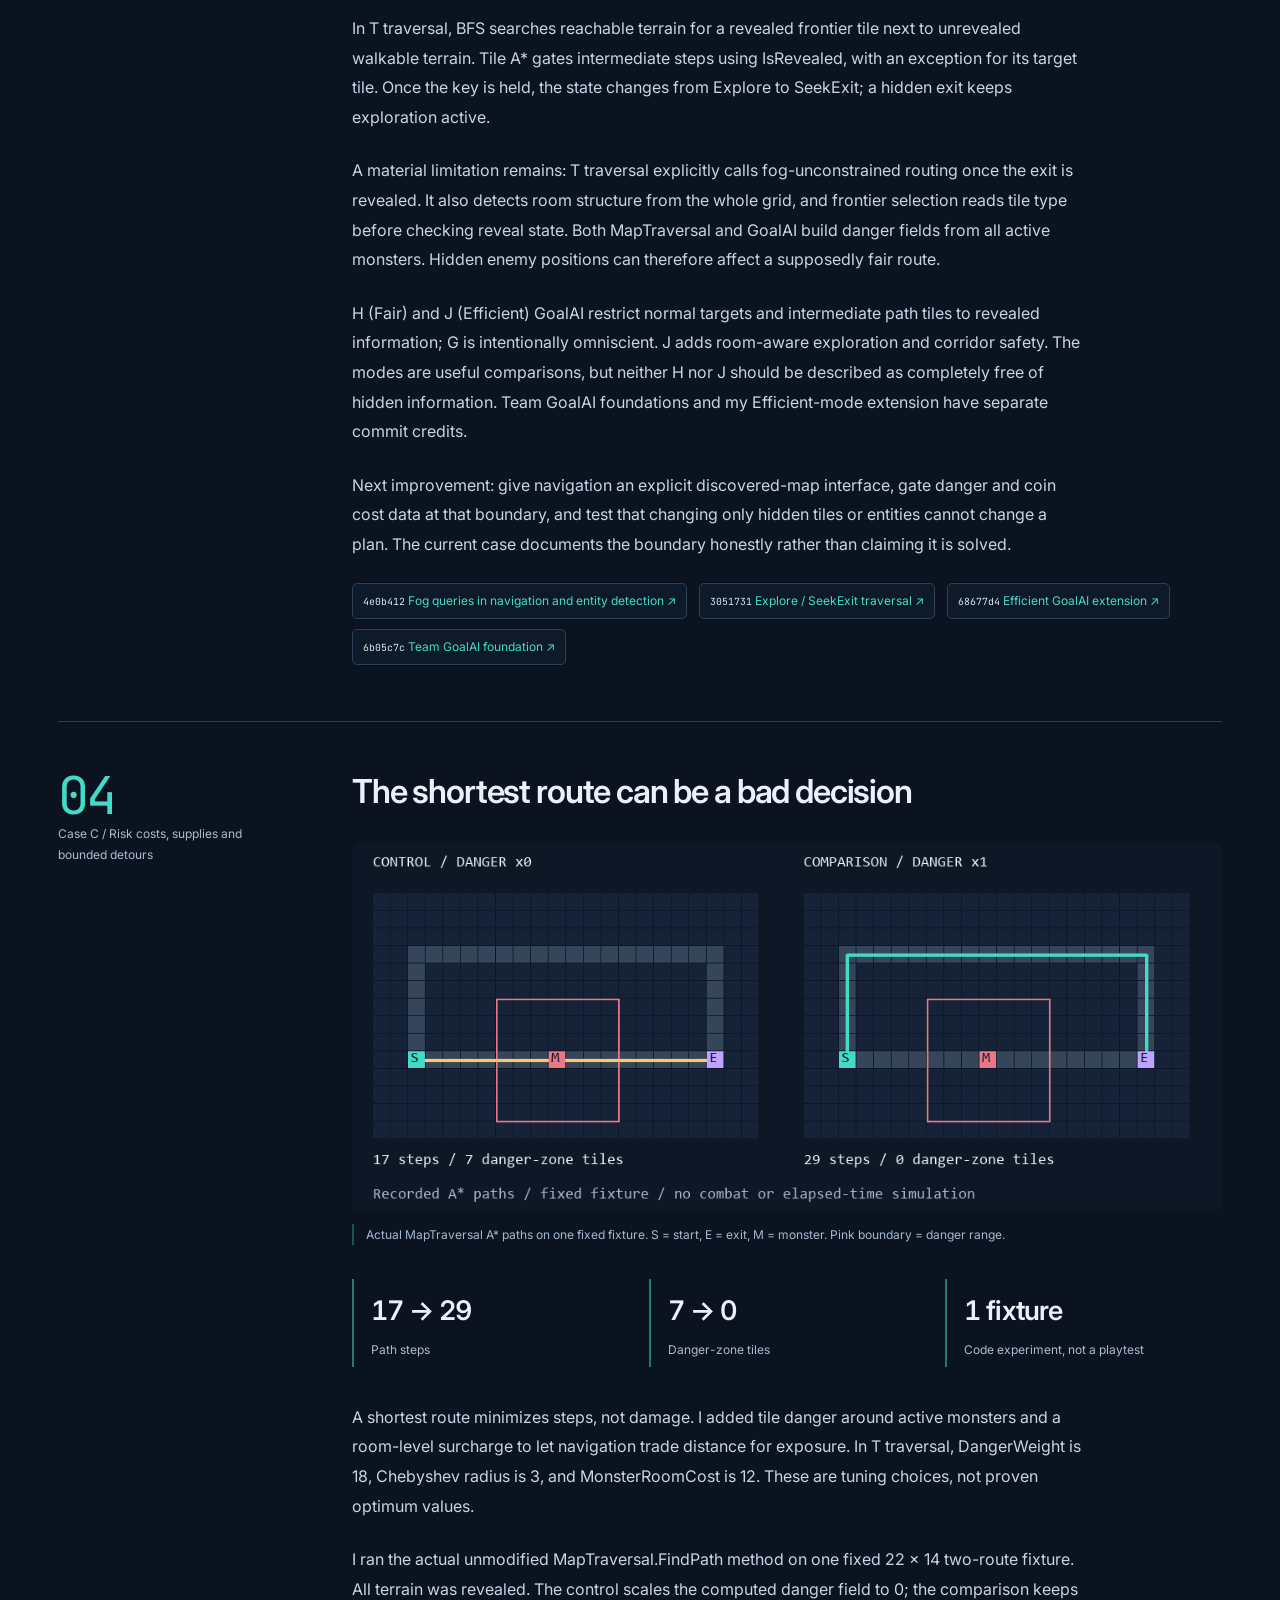
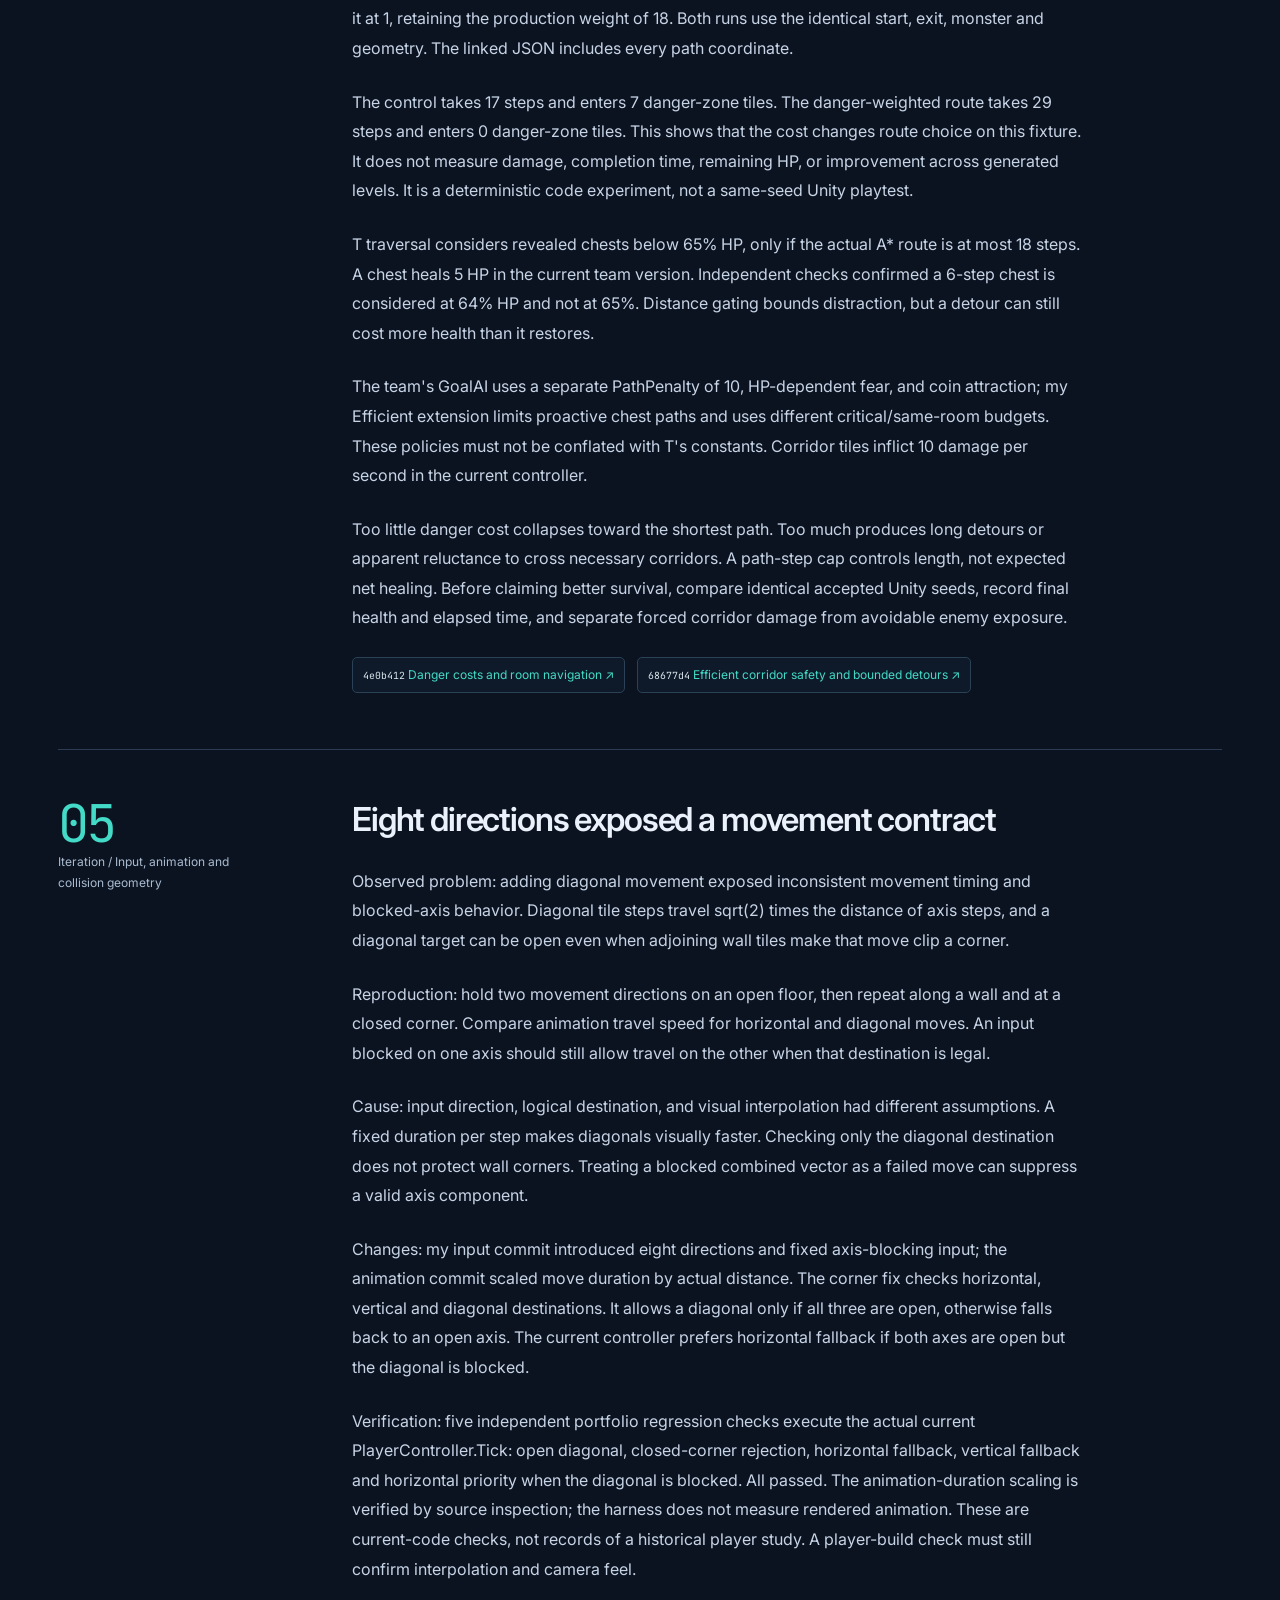
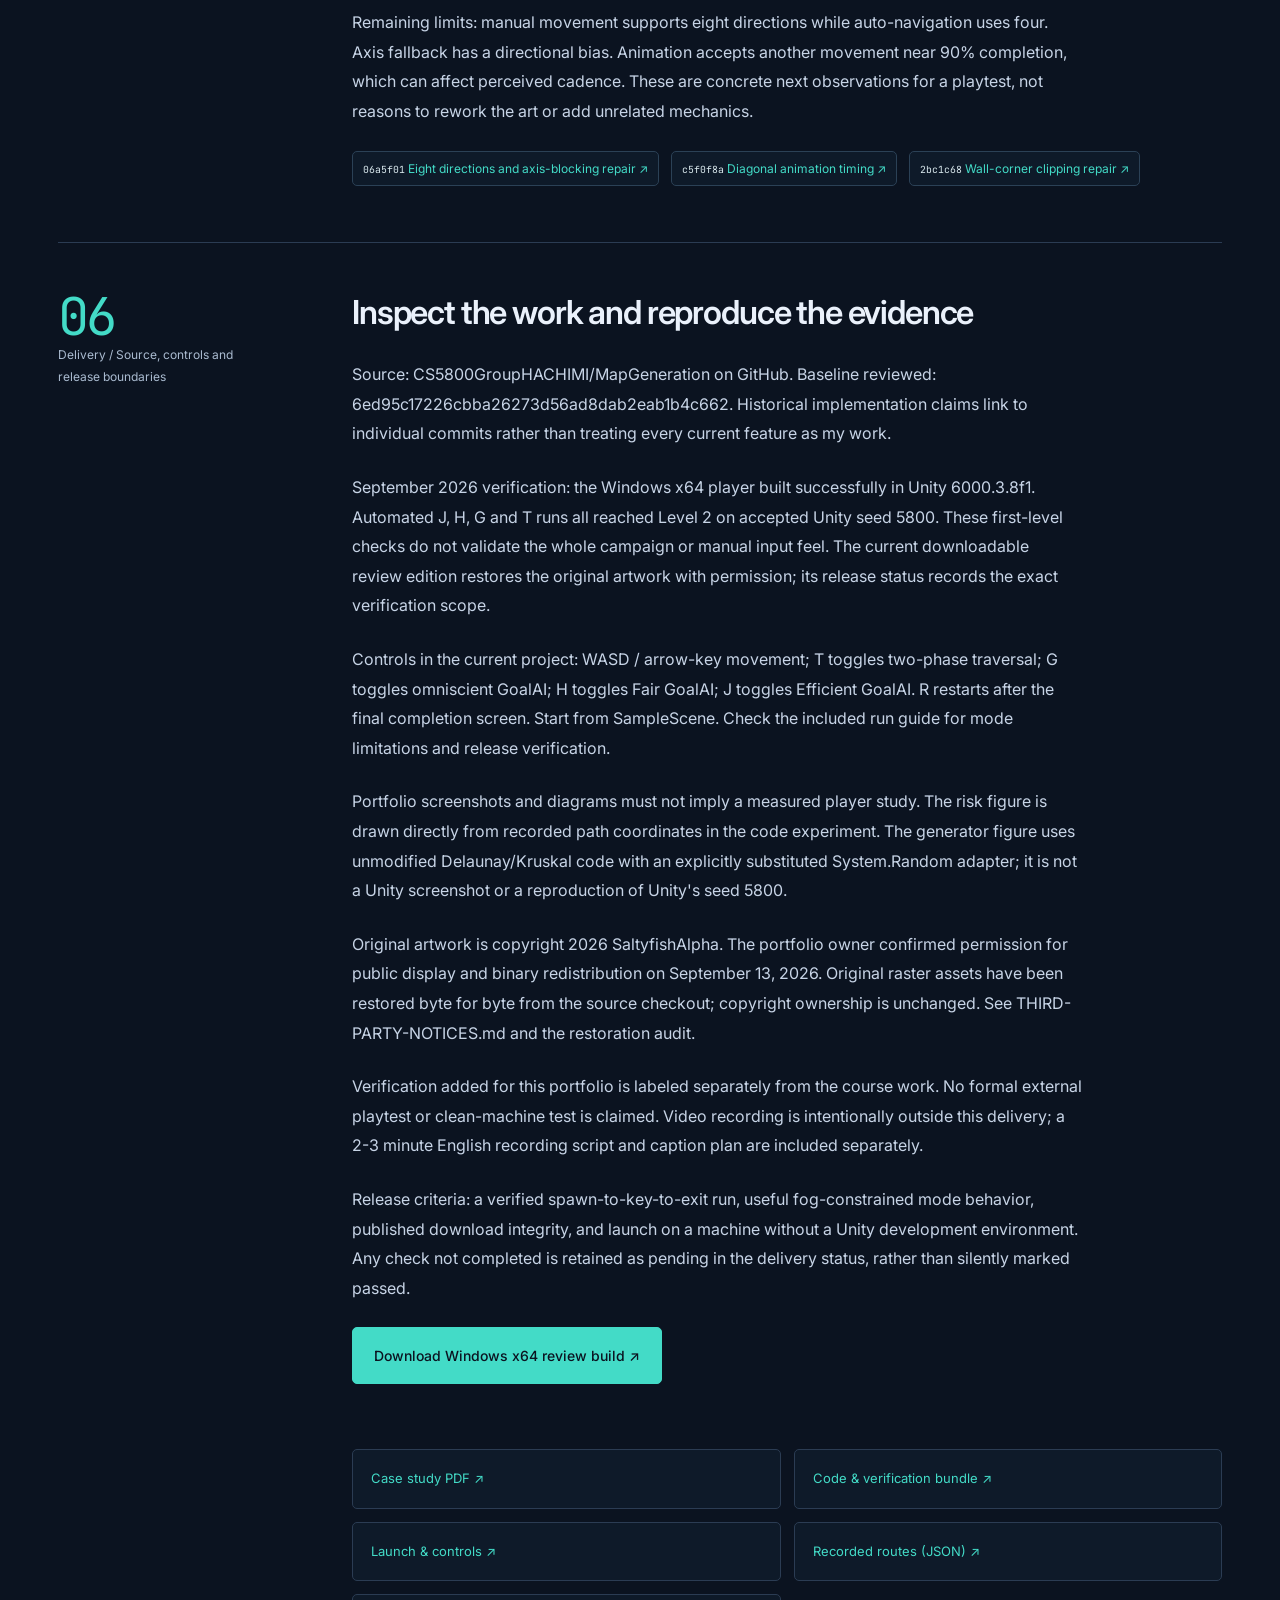
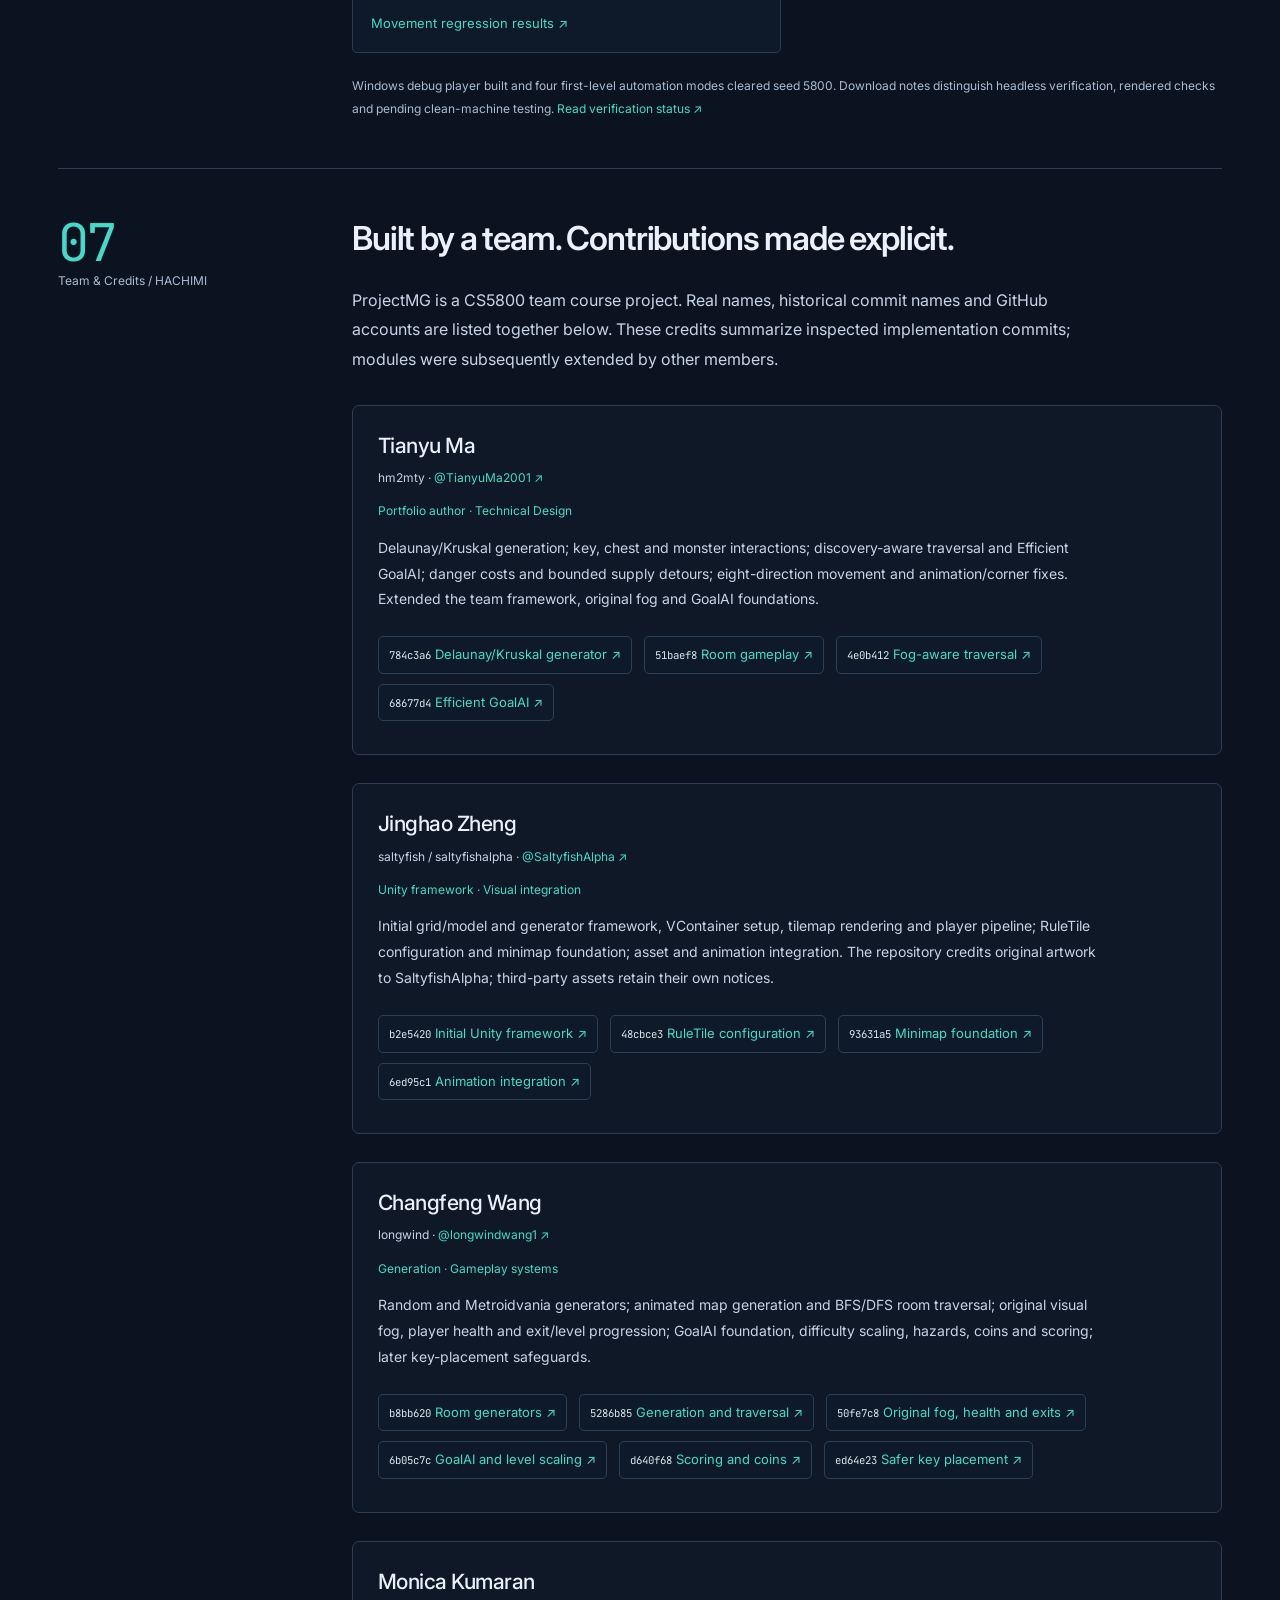
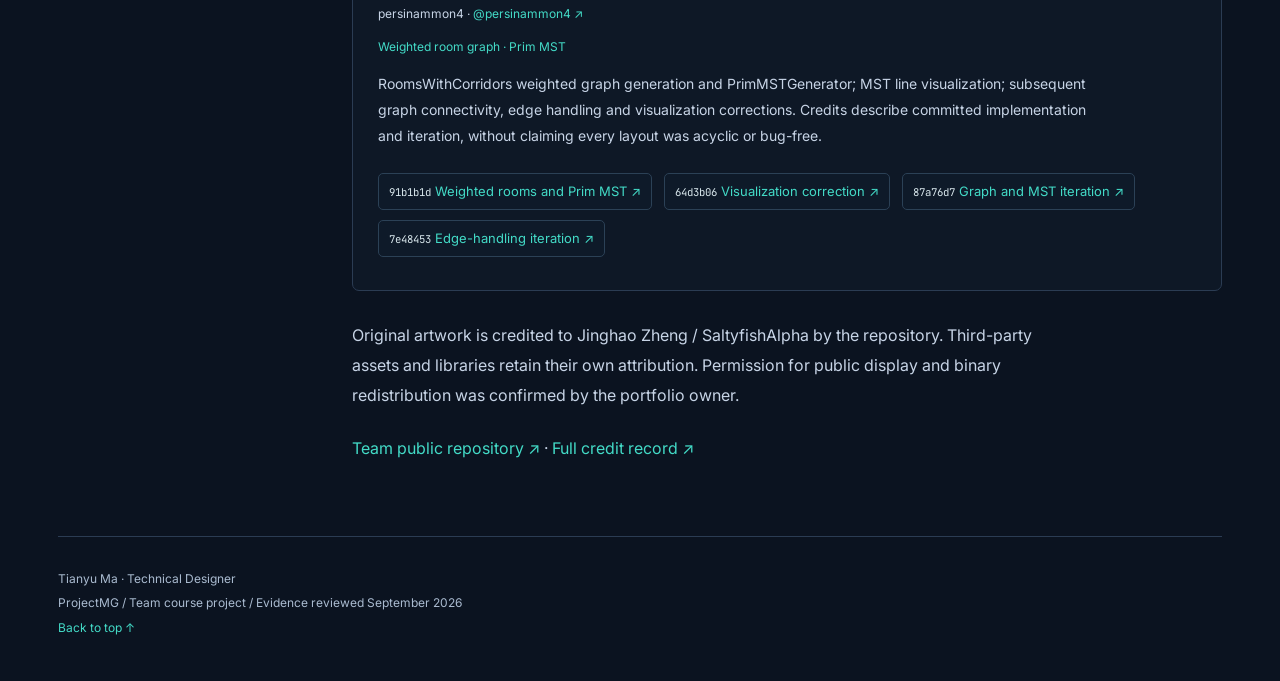
<file: portfolio/projectmg/index.html>
<!DOCTYPE html><html lang="en"><head><meta charSet="utf-8"/><meta name="viewport" content="width=device-width, initial-scale=1"/><link rel="preload" href="/gameplay-original-art.png" as="image"/><link rel="preload" href="/progression.svg" as="image"/><link rel="preload" href="/map-overview-original-art.png" as="image"/><link rel="preload" href="/risk-path-comparison.png" as="image"/><link rel="stylesheet" href="/_next/static/css/index.DJMZrzIJ.css" data-rsc-css-href="/_next/static/css/index.DJMZrzIJ.css" data-precedence="vite-rsc/importer-resources"/><link rel="modulepreload" fetchPriority="low" href="/_next/static/chunks/index-Dc0E_2NI.js"/><script src="/_next/static/chunks/rolldown-runtime-C60lm6uB.js" type="module" async=""></script><script src="/_next/static/chunks/framework-D_rUT4EX.js" type="module" async=""></script><link rel="modulepreload" href="/_next/static/chunks/layout-segment-context-57xuIkfH.js" crossorigin=""/><link rel="modulepreload" href="/_next/static/chunks/game-download-D-mHlYjf.js" crossorigin=""/><title>Tianyu Ma | Technical Designer - ProjectMG</title><meta name="description" content="Key-driven procedural exploration, fog-constrained navigation and risk-aware pathfinding. A source-backed Unity design case study."/><script>Object.assign(((self[Symbol.for("vinext.navigationRuntime")]??={bootstrap:{routeManifest:null},functions:{}}).bootstrap.rsc??={rsc:[]}),{params:{},nav:{"pathname":"/projectmg","searchParams":[]}})</script><link rel="modulepreload" href="/_next/static/chunks/index-Dc0E_2NI.js" />
</head><body><main class="project-detail-page"><header><a href="#top" class="identity">Tianyu Ma <span>Technical Designer</span></a><nav aria-label="Case study"><a href="/">All projects</a><a href="#key">Progression</a><a href="#fog">Navigation</a><a href="#risk">Risk</a><a href="#release">Downloads</a><a href="#credits">Credits</a></nav></header><section class="hero" id="top"><div class="eyebrow">UNITY / C# / TEAM COURSE PROJECT</div><h1>ProjectMG<span>Procedural Exploration<br/>and Gameplay Navigation</span></h1><p class="intro">Give exploration a purpose.<br/>Make navigation earn its knowledge.</p><div class="links"><a class="primary" href="https://tianyuma2001.github.io/projectmg-portfolio/ProjectMG-case-study-team-credits.pdf" download="">Read the 6-page case study ↗</a><a href="https://github.com/CS5800GroupHACHIMI/MapGeneration">Inspect source ↗</a></div><figure class="gameplay-hero"><img src="/gameplay-original-art.png" alt="Original game artwork in a real Unity camera capture showing the player and radial fog"/><figcaption>Actual game camera · original artwork · seed 5800. Screen-overlay HUD is outside this camera capture.</figcaption></figure><figure class="flow"><img src="/progression.svg" alt="Spawn, explore frontier, acquire key, reach exit"/><figcaption>Designed progression loop · logic diagram, not a gameplay screenshot</figcaption></figure></section><section id="overview" class="case"><aside><span class="number">01</span><p>ProjectMG - Procedural Exploration and Gameplay Navigation</p></aside><article><h2>An exploration problem, not an algorithm showcase</h2><figure><img src="/map-overview-original-art.png" alt="Actual Unity render of the complete seed 5800 map with original artwork"/><figcaption>Actual Unity render · seed 5800 · original artwork. Visual fog is disabled only for this explanatory full-map capture.</figcaption></figure><p>I designed and implemented systems that connect procedural space to player decisions: explore to find a key, manage damage and supplies, then reach an exit. My navigation work asks a second question: what should an assistant know when the player has not discovered the level?</p><p>ProjectMG is a team course project built in C# and Unity 6.3 LTS. My work is credited through the hm2mty commits linked below. I extended Jinghao Zheng&#x27;s initial map/model framework and Changfeng Wang&#x27;s original visual fog; I did not create the team&#x27;s artwork or claim the original fog renderer, exit framework, scoring, or difficulty scaling as my own.</p><p>My contributions: room roles and key/chest/monster interactions; connecting fog state to navigation and minimap entity queries; Explore/SeekExit state logic; room-level Dijkstra and tile-level A* with danger costs and bounded healing detours; Delaunay/Kruskal generation; eight-direction input, animation timing and wall-corner repairs.</p><p>This case study distinguishes historical contributions, the team&#x27;s later changes, and portfolio verification added in September 2026. Code-level checks support implementation claims; they are not evidence of a formal player study.</p><div class="evidence"><a href="https://github.com/CS5800GroupHACHIMI/MapGeneration/commit/51baef8"><code>51baef8</code> Room gameplay and fog-aware icons ↗</a><a href="https://github.com/CS5800GroupHACHIMI/MapGeneration/commit/3051731"><code>3051731</code> Frontier exploration and fog-aware phases ↗</a><a href="https://github.com/CS5800GroupHACHIMI/MapGeneration/commit/784c3a6"><code>784c3a6</code> Delaunay/Kruskal generation ↗</a><a href="https://github.com/CS5800GroupHACHIMI/MapGeneration/commit/68677d4"><code>68677d4</code> Efficient exploration and corridor safety ↗</a></div></article></section><section id="key" class="case"><aside><span class="number">02</span><p>Case A / Progression through spatial objectives</p></aside><article><h2>A key gives exploration a reason</h2><figure><div class="map-annotated"><img src="/map-overview-original-art.png" alt="Actual Unity seed 5800 map, with spawn, key and exit labeled from camera-projected coordinates"/><span class="map-marker marker-start" style="left:75.86207%;top:66.00986%">S · Spawn</span><span class="map-marker marker-key" style="left:16.74877%;top:88.17734%">K · Key</span><span class="map-marker marker-exit" style="left:63.54679%;top:70.93596%">E · Exit</span></div><figcaption>Actual Unity render · accepted seed 5800 · S = spawn, K = key, E = exit. Labels use recorded camera coordinates; visual fog is disabled only for this layout explanation.</figcaption></figure><p>A reachable exit alone makes the level a route-following task. Requiring a key makes discovering another room necessary before the exit has value. The intended loop is spawn, reveal unfamiliar rooms, acquire the key, and return or navigate to the exit.</p><p>I added room-role assignment and key pickup using the existing Player model and team exit system. KeyItem listens to movement events; stepping on the key calls Player.PickupKey(), removes its minimap icon, and plays a scale-out pickup animation. ExitDoor advances only when the player&#x27;s coordinates match the exit and HasKey is true. The key is consumed on the next level.</p><p>Current team safeguards exclude start and exit chunks from item rooms. Later placement logic selects the farthest eligible key-room center by Manhattan distance, at least 8 tiles from spawn and 10 from the exit. MapGeneratorRunner retries up to 10 times if exit or key placement fails. These later safeguards are team refinements, not solely my original placement implementation.</p><p>The design intent is separation without arbitrary backtracking. Actual placement uses 10 x 8 chunks and distance proxies, rather than a guaranteed shortest-path distance. Delaunay rooms do not exactly match those chunks. An exit and key being present does not prove they are reachable, and the retry cap can still leave a failed layout. A seed-based reachability check belongs in the release gate.</p><p>Feedback communicates state through key disappearance, a revealed minimap marker and the gameplay HUD. Pickup feedback should be verified in the player build; code inspection alone cannot establish whether a first-time player understands that the exit is now usable.</p><div class="evidence"><a href="https://github.com/CS5800GroupHACHIMI/MapGeneration/commit/51baef8"><code>51baef8</code> Key, chest and monster room roles ↗</a><a href="https://github.com/CS5800GroupHACHIMI/MapGeneration/commit/ed64e23"><code>ed64e23</code> Team refinement: safer key placement ↗</a></div></article></section><section id="fog" class="case"><aside><span class="number">03</span><p>Case B / Fog constraints and their actual limits</p></aside><article><h2>Navigation should earn its knowledge</h2><figure><img src="/gameplay-original-art.png" alt="Actual player view with persistent radial fog and original artwork"/><figcaption>Actual Unity camera · the visible room around spawn. The clear full-map image above is a separate explanatory capture.</figcaption></figure><p>The team&#x27;s visual fog hides unexplored terrain on screen. That does not automatically constrain a planner with access to MapGrid. A route to an unseen key would resolve the discovery problem before the player has explored. I connected revealed-tile queries to target selection and path construction.</p><p>FogOfWar.IsRevealed is persistent discovery memory: a tile stays revealed after the player leaves. It is not a separate currently-visible mask. Reveal uses a radius around movement, without wall-occluded line of sight; the visual soft edge also differs from the logical reveal circle. This is discovery-aware assistance, not a simulation of human vision.</p><p>In T traversal, BFS searches reachable terrain for a revealed frontier tile next to unrevealed walkable terrain. Tile A* gates intermediate steps using IsRevealed, with an exception for its target tile. Once the key is held, the state changes from Explore to SeekExit; a hidden exit keeps exploration active.</p><p>A material limitation remains: T traversal explicitly calls fog-unconstrained routing once the exit is revealed. It also detects room structure from the whole grid, and frontier selection reads tile type before checking reveal state. Both MapTraversal and GoalAI build danger fields from all active monsters. Hidden enemy positions can therefore affect a supposedly fair route.</p><p>H (Fair) and J (Efficient) GoalAI restrict normal targets and intermediate path tiles to revealed information; G is intentionally omniscient. J adds room-aware exploration and corridor safety. The modes are useful comparisons, but neither H nor J should be described as completely free of hidden information. Team GoalAI foundations and my Efficient-mode extension have separate commit credits.</p><p>Next improvement: give navigation an explicit discovered-map interface, gate danger and coin cost data at that boundary, and test that changing only hidden tiles or entities cannot change a plan. The current case documents the boundary honestly rather than claiming it is solved.</p><div class="evidence"><a href="https://github.com/CS5800GroupHACHIMI/MapGeneration/commit/4e0b412"><code>4e0b412</code> Fog queries in navigation and entity detection ↗</a><a href="https://github.com/CS5800GroupHACHIMI/MapGeneration/commit/3051731"><code>3051731</code> Explore / SeekExit traversal ↗</a><a href="https://github.com/CS5800GroupHACHIMI/MapGeneration/commit/68677d4"><code>68677d4</code> Efficient GoalAI extension ↗</a><a href="https://github.com/CS5800GroupHACHIMI/MapGeneration/commit/6b05c7c"><code>6b05c7c</code> Team GoalAI foundation ↗</a></div></article></section><section id="risk" class="case"><aside><span class="number">04</span><p>Case C / Risk costs, supplies and bounded detours</p></aside><article><h2>The shortest route can be a bad decision</h2><figure><img src="/risk-path-comparison.png" alt="Recorded control path takes 17 steps and crosses 7 danger-zone tiles; danger-weighted path takes 29 steps and crosses 0."/><figcaption>Actual MapTraversal A* paths on one fixed fixture. S = start, E = exit, M = monster. Pink boundary = danger range.</figcaption></figure><div class="metrics"><div><strong>17 → 29</strong><span>Path steps</span></div><div><strong>7 → 0</strong><span>Danger-zone tiles</span></div><div><strong>1 fixture</strong><span>Code experiment, not a playtest</span></div></div><p>A shortest route minimizes steps, not damage. I added tile danger around active monsters and a room-level surcharge to let navigation trade distance for exposure. In T traversal, DangerWeight is 18, Chebyshev radius is 3, and MonsterRoomCost is 12. These are tuning choices, not proven optimum values.</p><p>I ran the actual unmodified MapTraversal.FindPath method on one fixed 22 x 14 two-route fixture. All terrain was revealed. The control scales the computed danger field to 0; the comparison keeps it at 1, retaining the production weight of 18. Both runs use the identical start, exit, monster and geometry. The linked JSON includes every path coordinate.</p><p>The control takes 17 steps and enters 7 danger-zone tiles. The danger-weighted route takes 29 steps and enters 0 danger-zone tiles. This shows that the cost changes route choice on this fixture. It does not measure damage, completion time, remaining HP, or improvement across generated levels. It is a deterministic code experiment, not a same-seed Unity playtest.</p><p>T traversal considers revealed chests below 65% HP, only if the actual A* route is at most 18 steps. A chest heals 5 HP in the current team version. Independent checks confirmed a 6-step chest is considered at 64% HP and not at 65%. Distance gating bounds distraction, but a detour can still cost more health than it restores.</p><p>The team&#x27;s GoalAI uses a separate PathPenalty of 10, HP-dependent fear, and coin attraction; my Efficient extension limits proactive chest paths and uses different critical/same-room budgets. These policies must not be conflated with T&#x27;s constants. Corridor tiles inflict 10 damage per second in the current controller.</p><p>Too little danger cost collapses toward the shortest path. Too much produces long detours or apparent reluctance to cross necessary corridors. A path-step cap controls length, not expected net healing. Before claiming better survival, compare identical accepted Unity seeds, record final health and elapsed time, and separate forced corridor damage from avoidable enemy exposure.</p><div class="evidence"><a href="https://github.com/CS5800GroupHACHIMI/MapGeneration/commit/4e0b412"><code>4e0b412</code> Danger costs and room navigation ↗</a><a href="https://github.com/CS5800GroupHACHIMI/MapGeneration/commit/68677d4"><code>68677d4</code> Efficient corridor safety and bounded detours ↗</a></div></article></section><section id="iteration" class="case"><aside><span class="number">05</span><p>Iteration / Input, animation and collision geometry</p></aside><article><h2>Eight directions exposed a movement contract</h2><p>Observed problem: adding diagonal movement exposed inconsistent movement timing and blocked-axis behavior. Diagonal tile steps travel sqrt(2) times the distance of axis steps, and a diagonal target can be open even when adjoining wall tiles make that move clip a corner.</p><p>Reproduction: hold two movement directions on an open floor, then repeat along a wall and at a closed corner. Compare animation travel speed for horizontal and diagonal moves. An input blocked on one axis should still allow travel on the other when that destination is legal.</p><p>Cause: input direction, logical destination, and visual interpolation had different assumptions. A fixed duration per step makes diagonals visually faster. Checking only the diagonal destination does not protect wall corners. Treating a blocked combined vector as a failed move can suppress a valid axis component.</p><p>Changes: my input commit introduced eight directions and fixed axis-blocking input; the animation commit scaled move duration by actual distance. The corner fix checks horizontal, vertical and diagonal destinations. It allows a diagonal only if all three are open, otherwise falls back to an open axis. The current controller prefers horizontal fallback if both axes are open but the diagonal is blocked.</p><p>Verification: five independent portfolio regression checks execute the actual current PlayerController.Tick: open diagonal, closed-corner rejection, horizontal fallback, vertical fallback and horizontal priority when the diagonal is blocked. All passed. The animation-duration scaling is verified by source inspection; the harness does not measure rendered animation. These are current-code checks, not records of a historical player study. A player-build check must still confirm interpolation and camera feel.</p><p>Remaining limits: manual movement supports eight directions while auto-navigation uses four. Axis fallback has a directional bias. Animation accepts another movement near 90% completion, which can affect perceived cadence. These are concrete next observations for a playtest, not reasons to rework the art or add unrelated mechanics.</p><div class="evidence"><a href="https://github.com/CS5800GroupHACHIMI/MapGeneration/commit/06a5f01"><code>06a5f01</code> Eight directions and axis-blocking repair ↗</a><a href="https://github.com/CS5800GroupHACHIMI/MapGeneration/commit/c5f0f8a"><code>c5f0f8a</code> Diagonal animation timing ↗</a><a href="https://github.com/CS5800GroupHACHIMI/MapGeneration/commit/2bc1c68"><code>2bc1c68</code> Wall-corner clipping repair ↗</a></div></article></section><section id="release" class="case"><aside><span class="number">06</span><p>Delivery / Source, controls and release boundaries</p></aside><article><h2>Inspect the work and reproduce the evidence</h2><p>Source: CS5800GroupHACHIMI/MapGeneration on GitHub. Baseline reviewed: 6ed95c17226cbba26273d56ad8dab2eab1b4c662. Historical implementation claims link to individual commits rather than treating every current feature as my work.</p><p>September 2026 verification: the Windows x64 player built successfully in Unity 6000.3.8f1. Automated J, H, G and T runs all reached Level 2 on accepted Unity seed 5800. These first-level checks do not validate the whole campaign or manual input feel. The current downloadable review edition restores the original artwork with permission; its release status records the exact verification scope.</p><p>Controls in the current project: WASD / arrow-key movement; T toggles two-phase traversal; G toggles omniscient GoalAI; H toggles Fair GoalAI; J toggles Efficient GoalAI. R restarts after the final completion screen. Start from SampleScene. Check the included run guide for mode limitations and release verification.</p><p>Portfolio screenshots and diagrams must not imply a measured player study. The risk figure is drawn directly from recorded path coordinates in the code experiment. The generator figure uses unmodified Delaunay/Kruskal code with an explicitly substituted System.Random adapter; it is not a Unity screenshot or a reproduction of Unity&#x27;s seed 5800.</p><p>Original artwork is copyright 2026 SaltyfishAlpha. The portfolio owner confirmed permission for public display and binary redistribution on September 13, 2026. Original raster assets have been restored byte for byte from the source checkout; copyright ownership is unchanged. See THIRD-PARTY-NOTICES.md and the restoration audit.</p><p>Verification added for this portfolio is labeled separately from the course work. No formal external playtest or clean-machine test is claimed. Video recording is intentionally outside this delivery; a 2-3 minute English recording script and caption plan are included separately.</p><p>Release criteria: a verified spawn-to-key-to-exit run, useful fog-constrained mode behavior, published download integrity, and launch on a machine without a Unity development environment. Any check not completed is retained as pending in the delivery status, rather than silently marked passed.</p><div class="game-download"><button type="button" tabindex="0" data-slot="button" class="group/button inline-flex shrink-0 items-center justify-center rounded-lg border border-transparent bg-clip-padding text-sm font-medium whitespace-nowrap transition-all outline-none select-none focus-visible:border-ring focus-visible:ring-3 focus-visible:ring-ring/50 active:not-aria-[haspopup]:translate-y-px disabled:pointer-events-none disabled:opacity-50 aria-invalid:border-destructive aria-invalid:ring-3 aria-invalid:ring-destructive/20 dark:aria-invalid:border-destructive/50 dark:aria-invalid:ring-destructive/40 [&amp;_svg]:pointer-events-none [&amp;_svg]:shrink-0 [&amp;_svg:not([class*=&#x27;size-&#x27;])]:size-4 bg-primary text-primary-foreground hover:bg-primary/80 h-8 gap-1.5 px-2.5 has-data-[icon=inline-end]:pr-2 has-data-[icon=inline-start]:pl-2 download-button">Download Windows x64 review build ↗</button><p role="status" aria-live="polite"></p></div><div class="downloads"><a href="https://tianyuma2001.github.io/projectmg-portfolio/ProjectMG-case-study-team-credits.pdf" download="">Case study PDF ↗</a><a href="https://tianyuma2001.github.io/projectmg-portfolio/ProjectMG-source-evidence-team-credits.zip" download="">Code &amp; verification bundle ↗</a><a href="/RUN-GUIDE.md">Launch &amp; controls ↗</a><a href="/routing-experiment.json">Recorded routes (JSON) ↗</a><a href="/movement-checks.json">Movement regression results ↗</a></div><div class="release-status">Windows debug player built and four first-level automation modes cleared seed 5800. Download notes distinguish headless verification, rendered checks and pending clean-machine testing. <a href="/RELEASE-STATUS.md">Read verification status ↗</a></div></article></section><section id="credits" class="case"><aside><span class="number">07</span><p>Team &amp; Credits / HACHIMI</p></aside><article><h2>Built by a team. Contributions made explicit.</h2><p>ProjectMG is a CS5800 team course project. Real names, historical commit names and GitHub accounts are listed together below. These credits summarize inspected implementation commits; modules were subsequently extended by other members.</p><div class="team-credits"><div class="credit-person"><h3>Tianyu Ma</h3><p class="credit-account">hm2mty · <a href="https://github.com/TianyuMa2001">@TianyuMa2001 ↗</a></p><p class="credit-role">Portfolio author · Technical Design</p><p>Delaunay/Kruskal generation; key, chest and monster interactions; discovery-aware traversal and Efficient GoalAI; danger costs and bounded supply detours; eight-direction movement and animation/corner fixes. Extended the team framework, original fog and GoalAI foundations.</p><div class="evidence"><a href="https://github.com/CS5800GroupHACHIMI/MapGeneration/commit/784c3a6"><code>784c3a6</code> Delaunay/Kruskal generator ↗</a><a href="https://github.com/CS5800GroupHACHIMI/MapGeneration/commit/51baef8"><code>51baef8</code> Room gameplay ↗</a><a href="https://github.com/CS5800GroupHACHIMI/MapGeneration/commit/4e0b412"><code>4e0b412</code> Fog-aware traversal ↗</a><a href="https://github.com/CS5800GroupHACHIMI/MapGeneration/commit/68677d4"><code>68677d4</code> Efficient GoalAI ↗</a></div></div><div class="credit-person"><h3>Jinghao Zheng</h3><p class="credit-account">saltyfish / saltyfishalpha · <a href="https://github.com/SaltyfishAlpha">@SaltyfishAlpha ↗</a></p><p class="credit-role">Unity framework · Visual integration</p><p>Initial grid/model and generator framework, VContainer setup, tilemap rendering and player pipeline; RuleTile configuration and minimap foundation; asset and animation integration. The repository credits original artwork to SaltyfishAlpha; third-party assets retain their own notices.</p><div class="evidence"><a href="https://github.com/CS5800GroupHACHIMI/MapGeneration/commit/b2e5420"><code>b2e5420</code> Initial Unity framework ↗</a><a href="https://github.com/CS5800GroupHACHIMI/MapGeneration/commit/48cbce3"><code>48cbce3</code> RuleTile configuration ↗</a><a href="https://github.com/CS5800GroupHACHIMI/MapGeneration/commit/93631a5"><code>93631a5</code> Minimap foundation ↗</a><a href="https://github.com/CS5800GroupHACHIMI/MapGeneration/commit/6ed95c1"><code>6ed95c1</code> Animation integration ↗</a></div></div><div class="credit-person"><h3>Changfeng Wang</h3><p class="credit-account">longwind · <a href="https://github.com/longwindwang1">@longwindwang1 ↗</a></p><p class="credit-role">Generation · Gameplay systems</p><p>Random and Metroidvania generators; animated map generation and BFS/DFS room traversal; original visual fog, player health and exit/level progression; GoalAI foundation, difficulty scaling, hazards, coins and scoring; later key-placement safeguards.</p><div class="evidence"><a href="https://github.com/CS5800GroupHACHIMI/MapGeneration/commit/b8bb620"><code>b8bb620</code> Room generators ↗</a><a href="https://github.com/CS5800GroupHACHIMI/MapGeneration/commit/5286b85"><code>5286b85</code> Generation and traversal ↗</a><a href="https://github.com/CS5800GroupHACHIMI/MapGeneration/commit/50fe7c8"><code>50fe7c8</code> Original fog, health and exits ↗</a><a href="https://github.com/CS5800GroupHACHIMI/MapGeneration/commit/6b05c7c"><code>6b05c7c</code> GoalAI and level scaling ↗</a><a href="https://github.com/CS5800GroupHACHIMI/MapGeneration/commit/d640f68"><code>d640f68</code> Scoring and coins ↗</a><a href="https://github.com/CS5800GroupHACHIMI/MapGeneration/commit/ed64e23"><code>ed64e23</code> Safer key placement ↗</a></div></div><div class="credit-person"><h3>Monica Kumaran</h3><p class="credit-account">persinammon4 · <a href="https://github.com/persinammon4">@persinammon4 ↗</a></p><p class="credit-role">Weighted room graph · Prim MST</p><p>RoomsWithCorridors weighted graph generation and PrimMSTGenerator; MST line visualization; subsequent graph connectivity, edge handling and visualization corrections. Credits describe committed implementation and iteration, without claiming every layout was acyclic or bug-free.</p><div class="evidence"><a href="https://github.com/CS5800GroupHACHIMI/MapGeneration/commit/91b1b1d"><code>91b1b1d</code> Weighted rooms and Prim MST ↗</a><a href="https://github.com/CS5800GroupHACHIMI/MapGeneration/commit/64d3b06"><code>64d3b06</code> Visualization correction ↗</a><a href="https://github.com/CS5800GroupHACHIMI/MapGeneration/commit/87a76d7"><code>87a76d7</code> Graph and MST iteration ↗</a><a href="https://github.com/CS5800GroupHACHIMI/MapGeneration/commit/7e48453"><code>7e48453</code> Edge-handling iteration ↗</a></div></div></div><p>Original artwork is credited to Jinghao Zheng / SaltyfishAlpha by the repository. Third-party assets and libraries retain their own attribution. Permission for public display and binary redistribution was confirmed by the portfolio owner.</p><p><a href="https://github.com/CS5800GroupHACHIMI/MapGeneration">Team public repository ↗</a> · <a href="/TEAM-CREDITS.md">Full credit record ↗</a></p></article></section><footer><p>Tianyu Ma · Technical Designer</p><p>ProjectMG / Team course project / Evidence reviewed September 2026</p><a href="#top">Back to top ↑</a></footer></main><script type="module" src="/_next/static/chunks/index-Dc0E_2NI.js" id="_R_" async=""></script><script>((self[Symbol.for("vinext.navigationRuntime")]??={bootstrap:{routeManifest:null},functions:{}}).bootstrap.rsc??={rsc:[]}).rsc.push("0:{\"page:/projectmg\":\"$L1\",\"layout:/\":\"$L2\",\"route:/projectmg\":\"$L3\",\"__route\":\"route:/projectmg\",\"__interceptionContext\":null,\"__layoutIds\":[\"layout:/\"],\"__rootLayout\":\"/\",\"__bfcacheSegmentIdentities\":{\"layout:/\":\"[\\\"layout\\\",\\\"layout:/\\\",\\\"root-boundary:/\\\",\\\"\\\"]\",\"page:/projectmg\":\"[\\\"page\\\",\\\"page:/projectmg\\\",\\\"root-boundary:/\\\",\\\"[\\\\\\\"projectmg\\\\\\\"]\\\"]\"},\"__srcPage\":[\"projectmg\",\"page\"],\"__layoutFlags\":{\"layout:/\":\"s\"},\"__artifactCompatibility\":{\"schemaVersion\":1,\"graphVersion\":\"app-route-graph:e6dd79c455e6c90c\",\"deploymentVersion\":\"1ac096bd-458f-4452-937a-ae1a630ab62e\",\"appElementsSchemaVersion\":1,\"rscPayloadSchemaVersion\":1,\"rootBoundaryId\":\"/\",\"renderEpoch\":null}}\n")</script><script>((self[Symbol.for("vinext.navigationRuntime")]??={bootstrap:{routeManifest:null},functions:{}}).bootstrap.rsc??={rsc:[]}).rsc.push("4:I[\"3bb4c73cb361\",[],\"Children\",1]\n")</script><script>((self[Symbol.for("vinext.navigationRuntime")]??={bootstrap:{routeManifest:null},functions:{}}).bootstrap.rsc??={rsc:[]}).rsc.push("5:I[\"0bef8629d058\",[],\"GlobalErrorBoundary\",1]\n")</script><script>((self[Symbol.for("vinext.navigationRuntime")]??={bootstrap:{routeManifest:null},functions:{}}).bootstrap.rsc??={rsc:[]}).rsc.push("6:I[\"a7f3f1d63985\",[],\"default\",1]\n")</script><script>((self[Symbol.for("vinext.navigationRuntime")]??={bootstrap:{routeManifest:null},functions:{}}).bootstrap.rsc??={rsc:[]}).rsc.push("7:I[\"0bef8629d058\",[],\"ErrorBoundary\",1]\n")</script><script>((self[Symbol.for("vinext.navigationRuntime")]??={bootstrap:{routeManifest:null},functions:{}}).bootstrap.rsc??={rsc:[]}).rsc.push("8:I[\"bcc88b3729e4\",[],\"LayoutSegmentProvider\",1]\n")</script><script>((self[Symbol.for("vinext.navigationRuntime")]??={bootstrap:{routeManifest:null},functions:{}}).bootstrap.rsc??={rsc:[]}).rsc.push("9:I[\"3bb4c73cb361\",[],\"Slot\",1]\n")</script><script>((self[Symbol.for("vinext.navigationRuntime")]??={bootstrap:{routeManifest:null},functions:{}}).bootstrap.rsc??={rsc:[]}).rsc.push("a:I[\"0bef8629d058\",[],\"NotFoundBoundary\",1]\n")</script><script>((self[Symbol.for("vinext.navigationRuntime")]??={bootstrap:{routeManifest:null},functions:{}}).bootstrap.rsc??={rsc:[]}).rsc.push("b:I[\"fdec6512cad3\",[],\"AppRouterScrollTarget\",1]\n")</script><script>((self[Symbol.for("vinext.navigationRuntime")]??={bootstrap:{routeManifest:null},functions:{}}).bootstrap.rsc??={rsc:[]}).rsc.push("c:I[\"0bef8629d058\",[],\"RedirectBoundary\",1]\n")</script><script>((self[Symbol.for("vinext.navigationRuntime")]??={bootstrap:{routeManifest:null},functions:{}}).bootstrap.rsc??={rsc:[]}).rsc.push(":HL[\"/_next/static/css/index.DJMZrzIJ.css\",\"style\"     ]\n")</script><script>((self[Symbol.for("vinext.navigationRuntime")]??={bootstrap:{routeManifest:null},functions:{}}).bootstrap.rsc??={rsc:[]}).rsc.push("2:[[[\"$\",\"link\",\"css:/_next/static/css/index.DJMZrzIJ.css\",{\"rel\":\"stylesheet\",\"precedence\":\"vite-rsc/importer-resources\",\"href\":\"/_next/static/css/index.DJMZrzIJ.css\",\"data-rsc-css-href\":\"/_next/static/css/index.DJMZrzIJ.css\"}],\"$undefined\"],[\"$\",\"html\",null,{\"lang\":\"en\",\"children\":[\"$\",\"body\",null,{\"children\":[\"$\",\"$L4\",null,{}]}]}]]\n")</script><script>((self[Symbol.for("vinext.navigationRuntime")]??={bootstrap:{routeManifest:null},functions:{}}).bootstrap.rsc??={rsc:[]}).rsc.push("3:[[[\"$\",\"meta\",null,{\"charSet\":\"utf-8\"}],[[\"$\",\"title\",\"0\",{\"children\":\"Tianyu Ma | Technical Designer - ProjectMG\"}],[\"$\",\"meta\",\"1\",{\"name\":\"description\",\"content\":\"Key-driven procedural exploration, fog-constrained navigation and risk-aware pathfinding. A source-backed Unity design case study.\"}]],[[\"$\",\"meta\",\"0\",{\"name\":\"viewport\",\"content\":\"width=device-width, initial-scale=1\"}]]],[\"$\",\"$L5\",null,{\"fallback\":\"$6\",\"children\":[\"$\",\"$L7\",null,{\"fallback\":\"$6\",\"children\":[\"$\",\"$L8\",null,{\"providerId\":\"layout:/\",\"segmentMap\":{\"children\":[\"projectmg\"]},\"children\":[\"$\",\"$L9\",null,{\"id\":\"layout:/\",\"parallelSlots\":\"$undefined\",\"children\":[\"$\",\"$La\",null,{\"resetKey\":\"projectmg\",\"fallback\":[[\"$\",\"title\",null,{\"children\":\"404: This page could not be found.\"}],[\"$\",\"div\",null,{\"style\":{\"fontFamily\":\"system-ui,\\\"Segoe UI\\\",Roboto,Helvetica,Arial,sans-serif,\\\"Apple Color Emoji\\\",\\\"Segoe UI Emoji\\\"\",\"height\":\"100vh\",\"textAlign\":\"center\",\"display\":\"flex\",\"flexDirection\":\"column\",\"alignItems\":\"center\",\"justifyContent\":\"center\"},\"children\":[\"$\",\"div\",null,{\"children\":[[\"$\",\"style\",null,{\"dangerouslySetInnerHTML\":{\"__html\":\"body{color:#000;background:#fff;margin:0}.next-error-h1{border-right:1px solid rgba(0,0,0,.3)}@media (prefers-color-scheme:dark){body{color:#fff;background:#000}.next-error-h1{border-right:1px solid rgba(255,255,255,.3)}}\"}}],[\"$\",\"h1\",null,{\"className\":\"next-error-h1\",\"style\":{\"display\":\"inline-block\",\"margin\":\"0 20px 0 0\",\"padding\":\"0 23px 0 0\",\"fontSize\":24,\"fontWeight\":500,\"verticalAlign\":\"top\",\"lineHeight\":\"49px\"},\"children\":404}],[\"$\",\"div\",null,{\"style\":{\"display\":\"inline-block\"},\"children\":[\"$\",\"h2\",null,{\"style\":{\"fontSize\":14,\"fontWeight\":400,\"lineHeight\":\"49px\",\"margin\":0},\"children\":\"This page could not be found.\"}]}]]}]}]],\"children\":[\"$\",\"$Lb\",null,{\"children\":[\"$\",\"$Lc\",null,{\"children\":[[\"$\",\"$L8\",null,{\"providerId\":\"page:/projectmg\",\"segmentMap\":{\"children\":[\"__PAGE__\"]},\"children\":[\"$\",\"$L9\",null,{\"id\":\"page:/projectmg\"}]}],null]}]}]}]}]}]}]}],null,null]\n")</script><script>((self[Symbol.for("vinext.navigationRuntime")]??={bootstrap:{routeManifest:null},functions:{}}).bootstrap.rsc??={rsc:[]}).rsc.push(":HL[\"/gameplay-original-art.png\",\"image\"]\n")</script><script>((self[Symbol.for("vinext.navigationRuntime")]??={bootstrap:{routeManifest:null},functions:{}}).bootstrap.rsc??={rsc:[]}).rsc.push(":HL[\"/progression.svg\",\"image\"]\n")</script><script>((self[Symbol.for("vinext.navigationRuntime")]??={bootstrap:{routeManifest:null},functions:{}}).bootstrap.rsc??={rsc:[]}).rsc.push(":HL[\"/map-overview-original-art.png\",\"image\"]\n")</script><script>((self[Symbol.for("vinext.navigationRuntime")]??={bootstrap:{routeManifest:null},functions:{}}).bootstrap.rsc??={rsc:[]}).rsc.push("1:[\"$\",\"main\",null,{\"className\":\"project-detail-page\",\"children\":[[\"$\",\"header\",null,{\"children\":[[\"$\",\"a\",null,{\"href\":\"#top\",\"className\":\"identity\",\"children\":[\"Tianyu Ma \",[\"$\",\"span\",null,{\"children\":\"Technical Designer\"}]]}],[\"$\",\"nav\",null,{\"aria-label\":\"Case study\",\"children\":[[\"$\",\"a\",null,{\"href\":\"/\",\"children\":\"All projects\"}],[\"$\",\"a\",null,{\"href\":\"#key\",\"children\":\"Progression\"}],[\"$\",\"a\",null,{\"href\":\"#fog\",\"children\":\"Navigation\"}],[\"$\",\"a\",null,{\"href\":\"#risk\",\"children\":\"Risk\"}],[\"$\",\"a\",null,{\"href\":\"#release\",\"children\":\"Downloads\"}],[\"$\",\"a\",null,{\"href\":\"#credits\",\"children\":\"Credits\"}]]}]]}],[\"$\",\"section\",null,{\"className\":\"hero\",\"id\":\"top\",\"children\":[[\"$\",\"div\",null,{\"className\":\"eyebrow\",\"children\":\"UNITY / C# / TEAM COURSE PROJECT\"}],[\"$\",\"h1\",null,{\"children\":[\"ProjectMG\",[\"$\",\"span\",null,{\"children\":[\"Procedural Exploration\",[\"$\",\"br\",null,{}],\"and Gameplay Navigation\"]}]]}],[\"$\",\"p\",null,{\"className\":\"intro\",\"children\":[\"Give exploration a purpose.\",[\"$\",\"br\",null,{}],\"Make navigation earn its knowledge.\"]}],[\"$\",\"div\",null,{\"className\":\"links\",\"children\":[[\"$\",\"a\",null,{\"className\":\"primary\",\"href\":\"https://tianyuma2001.github.io/projectmg-portfolio/ProjectMG-case-study-team-credits.pdf\",\"download\":true,\"children\":\"Read the 6-page case study ↗\"}],[\"$\",\"a\",null,{\"href\":\"https://github.com/CS5800GroupHACHIMI/MapGeneration\",\"children\":\"Inspect source ↗\"}]]}],[\"$\",\"figure\",null,{\"className\":\"gameplay-hero\",\"children\":[[\"$\",\"img\",null,{\"src\":\"/gameplay-original-art.png\",\"alt\":\"Original game artwork in a real Unity camera capture showing the player and radial fog\"}],[\"$\",\"figcaption\",null,{\"children\":\"Actual game camera · original artwork · seed 5800. Screen-overlay HUD is outside this camera capture.\"}]]}],[\"$\",\"figure\",null,{\"className\":\"flow\",\"children\":[[\"$\",\"img\",null,{\"src\":\"/progression.svg\",\"alt\":\"Spawn, explore frontier, acquire key, reach exit\"}],[\"$\",\"figcaption\",null,{\"children\":\"Designed progression loop · logic diagram, not a gameplay screenshot\"}]]}]]}],[\"$\",\"section\",null,{\"id\":\"overview\",\"className\":\"case\",\"children\":[[\"$\",\"aside\",null,{\"children\":[[\"$\",\"span\",null,{\"className\":\"number\",\"children\":\"01\"}],[\"$\",\"p\",null,{\"children\":\"ProjectMG - Procedural Exploration and Gameplay Navigation\"}]]}],[\"$\",\"article\",null,{\"children\":[[\"$\",\"h2\",null,{\"children\":\"An exploration problem, not an algorithm showcase\"}],[\"$\",\"figure\",null,{\"children\":[[\"$\",\"img\",null,{\"src\":\"/map-overview-original-art.png\",\"alt\":\"Actual Unity render of the complete seed 5800 map with original artwork\"}],[\"$\",\"figcaption\",null,{\"children\":\"Actual Unity render · seed 5800 · original artwork. Visual fog is disabled only for this explanatory full-map capture.\"}]]}],[\"$\",\"p\",null,{\"children\":\"I designed and implemented systems that connect procedural space to player decisions: explore to find a key, manage damage and supplies, then reach an exit. My navigation work asks a second question: what should an assistant know when the player has not discovered the level?\"}],[\"$\",\"p\",null,{\"children\":\"ProjectMG is a team course project built in C# and Unity 6.3 LTS. My work is credited through the hm2mty commits linked below. I extended Jinghao Zheng's initial map/model framework and Changfeng Wang's original visual fog; I did not create the team's artwork or claim the original fog renderer, exit framework, scoring, or difficulty scaling as my own.\"}],[\"$\",\"p\",null,{\"children\":\"My contributions: room roles and key/chest/monster interactions; connecting fog state to navigation and minimap entity queries; Explore/SeekExit state logic; room-level Dijkstra and tile-level A* with danger costs and bounded healing detours; Delaunay/Kruskal generation; eight-direction input, animation timing and wall-corner repairs.\"}],[\"$\",\"p\",null,{\"children\":\"This case study distinguishes historical contributions, the team's later changes, and portfolio verification added in September 2026. Code-level checks support implementation claims; they are not evidence of a formal player study.\"}],\"$Ld\"]}]]}],\"$Le\",\"$Lf\",\"$L10\",\"$L11\",\"$L12\",\"$L13\",\"$L14\"]}]\n")</script><script>((self[Symbol.for("vinext.navigationRuntime")]??={bootstrap:{routeManifest:null},functions:{}}).bootstrap.rsc??={rsc:[]}).rsc.push("15:I[\"4b00fb008944\",[],\"default\",1]\n")</script><script>((self[Symbol.for("vinext.navigationRuntime")]??={bootstrap:{routeManifest:null},functions:{}}).bootstrap.rsc??={rsc:[]}).rsc.push(":HL[\"/risk-path-comparison.png\",\"image\"]\n")</script><script>((self[Symbol.for("vinext.navigationRuntime")]??={bootstrap:{routeManifest:null},functions:{}}).bootstrap.rsc??={rsc:[]}).rsc.push("d:[\"$\",\"div\",null,{\"className\":\"evidence\",\"children\":[[\"$\",\"a\",null,{\"href\":\"https://github.com/CS5800GroupHACHIMI/MapGeneration/commit/51baef8\",\"children\":[[\"$\",\"code\",null,{\"children\":\"51baef8\"}],\" Room gameplay and fog-aware icons ↗\"]}],[\"$\",\"a\",null,{\"href\":\"https://github.com/CS5800GroupHACHIMI/MapGeneration/commit/3051731\",\"children\":[[\"$\",\"code\",null,{\"children\":\"3051731\"}],\" Frontier exploration and fog-aware phases ↗\"]}],[\"$\",\"a\",null,{\"href\":\"https://github.com/CS5800GroupHACHIMI/MapGeneration/commit/784c3a6\",\"children\":[[\"$\",\"code\",null,{\"children\":\"784c3a6\"}],\" Delaunay/Kruskal generation ↗\"]}],[\"$\",\"a\",null,{\"href\":\"https://github.com/CS5800GroupHACHIMI/MapGeneration/commit/68677d4\",\"children\":[[\"$\",\"code\",null,{\"children\":\"68677d4\"}],\" Efficient exploration and corridor safety ↗\"]}]]}]\n")</script><script>((self[Symbol.for("vinext.navigationRuntime")]??={bootstrap:{routeManifest:null},functions:{}}).bootstrap.rsc??={rsc:[]}).rsc.push("e:[\"$\",\"section\",null,{\"id\":\"key\",\"className\":\"case\",\"children\":[[\"$\",\"aside\",null,{\"children\":[[\"$\",\"span\",null,{\"className\":\"number\",\"children\":\"02\"}],[\"$\",\"p\",null,{\"children\":\"Case A / Progression through spatial objectives\"}]]}],[\"$\",\"article\",null,{\"children\":[[\"$\",\"h2\",null,{\"children\":\"A key gives exploration a reason\"}],[\"$\",\"figure\",null,{\"children\":[[\"$\",\"div\",null,{\"className\":\"map-annotated\",\"children\":[[\"$\",\"img\",null,{\"src\":\"/map-overview-original-art.png\",\"alt\":\"Actual Unity seed 5800 map, with spawn, key and exit labeled from camera-projected coordinates\"}],[\"$\",\"span\",null,{\"className\":\"map-marker marker-start\",\"style\":{\"left\":\"75.86207%\",\"top\":\"66.00986%\"},\"children\":\"S · Spawn\"}],[\"$\",\"span\",null,{\"className\":\"map-marker marker-key\",\"style\":{\"left\":\"16.74877%\",\"top\":\"88.17734%\"},\"children\":\"K · Key\"}],[\"$\",\"span\",null,{\"className\":\"map-marker marker-exit\",\"style\":{\"left\":\"63.54679%\",\"top\":\"70.93596%\"},\"children\":\"E · Exit\"}]]}],[\"$\",\"figcaption\",null,{\"children\":\"Actual Unity render · accepted seed 5800 · S = spawn, K = key, E = exit. Labels use recorded camera coordinates; visual fog is disabled only for this layout explanation.\"}]]}],[\"$\",\"p\",null,{\"children\":\"A reachable exit alone makes the level a route-following task. Requiring a key makes discovering another room necessary before the exit has value. The intended loop is spawn, reveal unfamiliar rooms, acquire the key, and return or navigate to the exit.\"}],[\"$\",\"p\",null,{\"children\":\"I added room-role assignment and key pickup using the existing Player model and team exit system. KeyItem listens to movement events; stepping on the key calls Player.PickupKey(), removes its minimap icon, and plays a scale-out pickup animation. ExitDoor advances only when the player's coordinates match the exit and HasKey is true. The key is consumed on the next level.\"}],[\"$\",\"p\",null,{\"children\":\"Current team safeguards exclude start and exit chunks from item rooms. Later placement logic selects the farthest eligible key-room center by Manhattan distance, at least 8 tiles from spawn and 10 from the exit. MapGeneratorRunner retries up to 10 times if exit or key placement fails. These later safeguards are team refinements, not solely my original placement implementation.\"}],[\"$\",\"p\",null,{\"children\":\"The design intent is separation without arbitrary backtracking. Actual placement uses 10 x 8 chunks and distance proxies, rather than a guaranteed shortest-path distance. Delaunay rooms do not exactly match those chunks. An exit and key being present does not prove they are reachable, and the retry cap can still leave a failed layout. A seed-based reachability check belongs in the release gate.\"}],[\"$\",\"p\",null,{\"children\":\"Feedback communicates state through key disappearance, a revealed minimap marker and the gameplay HUD. Pickup feedback should be verified in the player build; code inspection alone cannot establish whether a first-time player understands that the exit is now usable.\"}],[\"$\",\"div\",null,{\"className\":\"evidence\",\"children\":[[\"$\",\"a\",null,{\"href\":\"https://github.com/CS5800GroupHACHIMI/MapGeneration/commit/51baef8\",\"children\":[[\"$\",\"code\",null,{\"children\":\"51baef8\"}],\" Key, chest and monster room roles ↗\"]}],[\"$\",\"a\",null,{\"href\":\"https://github.com/CS5800GroupHACHIMI/MapGeneration/commit/ed64e23\",\"children\":[[\"$\",\"code\",null,{\"children\":\"ed64e23\"}],\" Team refinement: safer key placement ↗\"]}]]}]]}]]}]\n")</script><script>((self[Symbol.for("vinext.navigationRuntime")]??={bootstrap:{routeManifest:null},functions:{}}).bootstrap.rsc??={rsc:[]}).rsc.push("f:[\"$\",\"section\",null,{\"id\":\"fog\",\"className\":\"case\",\"children\":[[\"$\",\"aside\",null,{\"children\":[[\"$\",\"span\",null,{\"className\":\"number\",\"children\":\"03\"}],[\"$\",\"p\",null,{\"children\":\"Case B / Fog constraints and their actual limits\"}]]}],[\"$\",\"article\",null,{\"children\":[[\"$\",\"h2\",null,{\"children\":\"Navigation should earn its knowledge\"}],[\"$\",\"figure\",null,{\"children\":[[\"$\",\"img\",null,{\"src\":\"/gameplay-original-art.png\",\"alt\":\"Actual player view with persistent radial fog and original artwork\"}],[\"$\",\"figcaption\",null,{\"children\":\"Actual Unity camera · the visible room around spawn. The clear full-map image above is a separate explanatory capture.\"}]]}],[\"$\",\"p\",null,{\"children\":\"The team's visual fog hides unexplored terrain on screen. That does not automatically constrain a planner with access to MapGrid. A route to an unseen key would resolve the discovery problem before the player has explored. I connected revealed-tile queries to target selection and path construction.\"}],[\"$\",\"p\",null,{\"children\":\"FogOfWar.IsRevealed is persistent discovery memory: a tile stays revealed after the player leaves. It is not a separate currently-visible mask. Reveal uses a radius around movement, without wall-occluded line of sight; the visual soft edge also differs from the logical reveal circle. This is discovery-aware assistance, not a simulation of human vision.\"}],[\"$\",\"p\",null,{\"children\":\"In T traversal, BFS searches reachable terrain for a revealed frontier tile next to unrevealed walkable terrain. Tile A* gates intermediate steps using IsRevealed, with an exception for its target tile. Once the key is held, the state changes from Explore to SeekExit; a hidden exit keeps exploration active.\"}],[\"$\",\"p\",null,{\"children\":\"A material limitation remains: T traversal explicitly calls fog-unconstrained routing once the exit is revealed. It also detects room structure from the whole grid, and frontier selection reads tile type before checking reveal state. Both MapTraversal and GoalAI build danger fields from all active monsters. Hidden enemy positions can therefore affect a supposedly fair route.\"}],[\"$\",\"p\",null,{\"children\":\"H (Fair) and J (Efficient) GoalAI restrict normal targets and intermediate path tiles to revealed information; G is intentionally omniscient. J adds room-aware exploration and corridor safety. The modes are useful comparisons, but neither H nor J should be described as completely free of hidden information. Team GoalAI foundations and my Efficient-mode extension have separate commit credits.\"}],[\"$\",\"p\",null,{\"children\":\"Next improvement: give navigation an explicit discovered-map interface, gate danger and coin cost data at that boundary, and test that changing only hidden tiles or entities cannot change a plan. The current case documents the boundary honestly rather than claiming it is solved.\"}],[\"$\",\"div\",null,{\"className\":\"evidence\",\"children\":[[\"$\",\"a\",null,{\"href\":\"https://github.com/CS5800GroupHACHIMI/MapGeneration/commit/4e0b412\",\"children\":[[\"$\",\"code\",null,{\"children\":\"4e0b412\"}],\" Fog queries in navigation and entity detection ↗\"]}],[\"$\",\"a\",null,{\"href\":\"https://github.com/CS5800GroupHACHIMI/MapGeneration/commit/3051731\",\"children\":[[\"$\",\"code\",null,{\"children\":\"3051731\"}],\" Explore / SeekExit traversal ↗\"]}],[\"$\",\"a\",null,{\"href\":\"https://github.com/CS5800GroupHACHIMI/MapGeneration/commit/68677d4\",\"children\":[[\"$\",\"code\",null,{\"children\":\"68677d4\"}],\" Efficient GoalAI extension ↗\"]}],[\"$\",\"a\",null,{\"href\":\"https://github.com/CS5800GroupHACHIMI/MapGeneration/commit/6b05c7c\",\"children\":[[\"$\",\"code\",null,{\"children\":\"6b05c7c\"}],\" Team GoalAI foundation ↗\"]}]]}]]}]]}]\n")</script><script>((self[Symbol.for("vinext.navigationRuntime")]??={bootstrap:{routeManifest:null},functions:{}}).bootstrap.rsc??={rsc:[]}).rsc.push("10:[\"$\",\"section\",null,{\"id\":\"risk\",\"className\":\"case\",\"children\":[[\"$\",\"aside\",null,{\"children\":[[\"$\",\"span\",null,{\"className\":\"number\",\"children\":\"04\"}],[\"$\",\"p\",null,{\"children\":\"Case C / Risk costs, supplies and bounded detours\"}]]}],[\"$\",\"article\",null,{\"children\":[[\"$\",\"h2\",null,{\"children\":\"The shortest route can be a bad decision\"}],[\"$\",\"figure\",null,{\"children\":[[\"$\",\"img\",null,{\"src\":\"/risk-path-comparison.png\",\"alt\":\"Recorded control path takes 17 steps and crosses 7 danger-zone tiles; danger-weighted path takes 29 steps and crosses 0.\"}],[\"$\",\"figcaption\",null,{\"children\":\"Actual MapTraversal A* paths on one fixed fixture. S = start, E = exit, M = monster. Pink boundary = danger range.\"}]]}],[\"$\",\"div\",null,{\"className\":\"metrics\",\"children\":[[\"$\",\"div\",null,{\"children\":[[\"$\",\"strong\",null,{\"children\":\"17 → 29\"}],[\"$\",\"span\",null,{\"children\":\"Path steps\"}]]}],[\"$\",\"div\",null,{\"children\":[[\"$\",\"strong\",null,{\"children\":\"7 → 0\"}],[\"$\",\"span\",null,{\"children\":\"Danger-zone tiles\"}]]}],[\"$\",\"div\",null,{\"children\":[[\"$\",\"strong\",null,{\"children\":\"1 fixture\"}],[\"$\",\"span\",null,{\"children\":\"Code experiment, not a playtest\"}]]}]]}],[\"$\",\"p\",null,{\"children\":\"A shortest route minimizes steps, not damage. I added tile danger around active monsters and a room-level surcharge to let navigation trade distance for exposure. In T traversal, DangerWeight is 18, Chebyshev radius is 3, and MonsterRoomCost is 12. These are tuning choices, not proven optimum values.\"}],[\"$\",\"p\",null,{\"children\":\"I ran the actual unmodified MapTraversal.FindPath method on one fixed 22 x 14 two-route fixture. All terrain was revealed. The control scales the computed danger field to 0; the comparison keeps it at 1, retaining the production weight of 18. Both runs use the identical start, exit, monster and geometry. The linked JSON includes every path coordinate.\"}],[\"$\",\"p\",null,{\"children\":\"The control takes 17 steps and enters 7 danger-zone tiles. The danger-weighted route takes 29 steps and enters 0 danger-zone tiles. This shows that the cost changes route choice on this fixture. It does not measure damage, completion time, remaining HP, or improvement across generated levels. It is a deterministic code experiment, not a same-seed Unity playtest.\"}],[\"$\",\"p\",null,{\"children\":\"T traversal considers revealed chests below 65% HP, only if the actual A* route is at most 18 steps. A chest heals 5 HP in the current team version. Independent checks confirmed a 6-step chest is considered at 64% HP and not at 65%. Distance gating bounds distraction, but a detour can still cost more health than it restores.\"}],[\"$\",\"p\",null,{\"children\":\"The team's GoalAI uses a separate PathPenalty of 10, HP-dependent fear, and coin attraction; my Efficient extension limits proactive chest paths and uses different critical/same-room budgets. These policies must not be conflated with T's constants. Corridor tiles inflict 10 damage per second in the current controller.\"}],[\"$\",\"p\",null,{\"children\":\"Too little danger cost collapses toward the shortest path. Too much produces long detours or apparent reluctance to cross necessary corridors. A path-step cap controls length, not expected net healing. Before claiming better survival, compare identical accepted Unity seeds, record final health and elapsed time, and separate forced corridor damage from avoidable enemy exposure.\"}],[\"$\",\"div\",null,{\"className\":\"evidence\",\"children\":[[\"$\",\"a\",null,{\"href\":\"https://github.com/CS5800GroupHACHIMI/MapGeneration/commit/4e0b412\",\"children\":[[\"$\",\"code\",null,{\"children\":\"4e0b412\"}],\" Danger costs and room navigation ↗\"]}],[\"$\",\"a\",null,{\"href\":\"https://github.com/CS5800GroupHACHIMI/MapGeneration/commit/68677d4\",\"children\":[[\"$\",\"code\",null,{\"children\":\"68677d4\"}],\" Efficient corridor safety and bounded detours ↗\"]}]]}]]}]]}]\n")</script><script>((self[Symbol.for("vinext.navigationRuntime")]??={bootstrap:{routeManifest:null},functions:{}}).bootstrap.rsc??={rsc:[]}).rsc.push("11:[\"$\",\"section\",null,{\"id\":\"iteration\",\"className\":\"case\",\"children\":[[\"$\",\"aside\",null,{\"children\":[[\"$\",\"span\",null,{\"className\":\"number\",\"children\":\"05\"}],[\"$\",\"p\",null,{\"children\":\"Iteration / Input, animation and collision geometry\"}]]}],[\"$\",\"article\",null,{\"children\":[[\"$\",\"h2\",null,{\"children\":\"Eight directions exposed a movement contract\"}],[\"$\",\"p\",null,{\"children\":\"Observed problem: adding diagonal movement exposed inconsistent movement timing and blocked-axis behavior. Diagonal tile steps travel sqrt(2) times the distance of axis steps, and a diagonal target can be open even when adjoining wall tiles make that move clip a corner.\"}],[\"$\",\"p\",null,{\"children\":\"Reproduction: hold two movement directions on an open floor, then repeat along a wall and at a closed corner. Compare animation travel speed for horizontal and diagonal moves. An input blocked on one axis should still allow travel on the other when that destination is legal.\"}],[\"$\",\"p\",null,{\"children\":\"Cause: input direction, logical destination, and visual interpolation had different assumptions. A fixed duration per step makes diagonals visually faster. Checking only the diagonal destination does not protect wall corners. Treating a blocked combined vector as a failed move can suppress a valid axis component.\"}],[\"$\",\"p\",null,{\"children\":\"Changes: my input commit introduced eight directions and fixed axis-blocking input; the animation commit scaled move duration by actual distance. The corner fix checks horizontal, vertical and diagonal destinations. It allows a diagonal only if all three are open, otherwise falls back to an open axis. The current controller prefers horizontal fallback if both axes are open but the diagonal is blocked.\"}],[\"$\",\"p\",null,{\"children\":\"Verification: five independent portfolio regression checks execute the actual current PlayerController.Tick: open diagonal, closed-corner rejection, horizontal fallback, vertical fallback and horizontal priority when the diagonal is blocked. All passed. The animation-duration scaling is verified by source inspection; the harness does not measure rendered animation. These are current-code checks, not records of a historical player study. A player-build check must still confirm interpolation and camera feel.\"}],[\"$\",\"p\",null,{\"children\":\"Remaining limits: manual movement supports eight directions while auto-navigation uses four. Axis fallback has a directional bias. Animation accepts another movement near 90% completion, which can affect perceived cadence. These are concrete next observations for a playtest, not reasons to rework the art or add unrelated mechanics.\"}],[\"$\",\"div\",null,{\"className\":\"evidence\",\"children\":[[\"$\",\"a\",null,{\"href\":\"https://github.com/CS5800GroupHACHIMI/MapGeneration/commit/06a5f01\",\"children\":[[\"$\",\"code\",null,{\"children\":\"06a5f01\"}],\" Eight directions and axis-blocking repair ↗\"]}],[\"$\",\"a\",null,{\"href\":\"https://github.com/CS5800GroupHACHIMI/MapGeneration/commit/c5f0f8a\",\"children\":[[\"$\",\"code\",null,{\"children\":\"c5f0f8a\"}],\" Diagonal animation timing ↗\"]}],[\"$\",\"a\",null,{\"href\":\"https://github.com/CS5800GroupHACHIMI/MapGeneration/commit/2bc1c68\",\"children\":[[\"$\",\"code\",null,{\"children\":\"2bc1c68\"}],\" Wall-corner clipping repair ↗\"]}]]}]]}]]}]\n")</script><script>((self[Symbol.for("vinext.navigationRuntime")]??={bootstrap:{routeManifest:null},functions:{}}).bootstrap.rsc??={rsc:[]}).rsc.push("12:[\"$\",\"section\",null,{\"id\":\"release\",\"className\":\"case\",\"children\":[[\"$\",\"aside\",null,{\"children\":[[\"$\",\"span\",null,{\"className\":\"number\",\"children\":\"06\"}],[\"$\",\"p\",null,{\"children\":\"Delivery / Source, controls and release boundaries\"}]]}],[\"$\",\"article\",null,{\"children\":[[\"$\",\"h2\",null,{\"children\":\"Inspect the work and reproduce the evidence\"}],[\"$\",\"p\",null,{\"children\":\"Source: CS5800GroupHACHIMI/MapGeneration on GitHub. Baseline reviewed: 6ed95c17226cbba26273d56ad8dab2eab1b4c662. Historical implementation claims link to individual commits rather than treating every current feature as my work.\"}],[\"$\",\"p\",null,{\"children\":\"September 2026 verification: the Windows x64 player built successfully in Unity 6000.3.8f1. Automated J, H, G and T runs all reached Level 2 on accepted Unity seed 5800. These first-level checks do not validate the whole campaign or manual input feel. The current downloadable review edition restores the original artwork with permission; its release status records the exact verification scope.\"}],[\"$\",\"p\",null,{\"children\":\"Controls in the current project: WASD / arrow-key movement; T toggles two-phase traversal; G toggles omniscient GoalAI; H toggles Fair GoalAI; J toggles Efficient GoalAI. R restarts after the final completion screen. Start from SampleScene. Check the included run guide for mode limitations and release verification.\"}],[\"$\",\"p\",null,{\"children\":\"Portfolio screenshots and diagrams must not imply a measured player study. The risk figure is drawn directly from recorded path coordinates in the code experiment. The generator figure uses unmodified Delaunay/Kruskal code with an explicitly substituted System.Random adapter; it is not a Unity screenshot or a reproduction of Unity's seed 5800.\"}],[\"$\",\"p\",null,{\"children\":\"Original artwork is copyright 2026 SaltyfishAlpha. The portfolio owner confirmed permission for public display and binary redistribution on September 13, 2026. Original raster assets have been restored byte for byte from the source checkout; copyright ownership is unchanged. See THIRD-PARTY-NOTICES.md and the restoration audit.\"}],[\"$\",\"p\",null,{\"children\":\"Verification added for this portfolio is labeled separately from the course work. No formal external playtest or clean-machine test is claimed. Video recording is intentionally outside this delivery; a 2-3 minute English recording script and caption plan are included separately.\"}],[\"$\",\"p\",null,{\"children\":\"Release criteria: a verified spawn-to-key-to-exit run, useful fog-constrained mode behavior, published download integrity, and launch on a machine without a Unity development environment. Any check not completed is retained as pending in the delivery status, rather than silently marked passed.\"}],[\"$\",\"$L15\",null,{}],[\"$\",\"div\",null,{\"className\":\"downloads\",\"children\":[[\"$\",\"a\",null,{\"href\":\"https://tianyuma2001.github.io/projectmg-portfolio/ProjectMG-case-study-team-credits.pdf\",\"download\":true,\"children\":\"Case study PDF ↗\"}],[\"$\",\"a\",null,{\"href\":\"https://tianyuma2001.github.io/projectmg-portfolio/ProjectMG-source-evidence-team-credits.zip\",\"download\":true,\"children\":\"Code \u0026 verification bundle ↗\"}],[\"$\",\"a\",null,{\"href\":\"/RUN-GUIDE.md\",\"children\":\"Launch \u0026 controls ↗\"}],[\"$\",\"a\",null,{\"href\":\"/routing-experiment.json\",\"children\":\"Recorded routes (JSON) ↗\"}],[\"$\",\"a\",null,{\"href\":\"/movement-checks.json\",\"children\":\"Movement regression results ↗\"}]]}],[\"$\",\"div\",null,{\"className\":\"release-status\",\"children\":[\"Windows debug player built and four first-level automation modes cleared seed 5800. Download notes distinguish headless verification, rendered checks and pending clean-machine testing. \",[\"$\",\"a\",null,{\"href\":\"/RELEASE-STATUS.md\",\"children\":\"Read verification status ↗\"}]]}]]}]]}]\n")</script><script>((self[Symbol.for("vinext.navigationRuntime")]??={bootstrap:{routeManifest:null},functions:{}}).bootstrap.rsc??={rsc:[]}).rsc.push("13:[\"$\",\"section\",null,{\"id\":\"credits\",\"className\":\"case\",\"children\":[[\"$\",\"aside\",null,{\"children\":[[\"$\",\"span\",null,{\"className\":\"number\",\"children\":\"07\"}],[\"$\",\"p\",null,{\"children\":\"Team \u0026 Credits / HACHIMI\"}]]}],[\"$\",\"article\",null,{\"children\":[[\"$\",\"h2\",null,{\"children\":\"Built by a team. Contributions made explicit.\"}],[\"$\",\"p\",null,{\"children\":\"ProjectMG is a CS5800 team course project. Real names, historical commit names and GitHub accounts are listed together below. These credits summarize inspected implementation commits; modules were subsequently extended by other members.\"}],[\"$\",\"div\",null,{\"className\":\"team-credits\",\"children\":[[\"$\",\"div\",null,{\"className\":\"credit-person\",\"children\":[[\"$\",\"h3\",null,{\"children\":\"Tianyu Ma\"}],[\"$\",\"p\",null,{\"className\":\"credit-account\",\"children\":[\"hm2mty · \",[\"$\",\"a\",null,{\"href\":\"https://github.com/TianyuMa2001\",\"children\":\"@TianyuMa2001 ↗\"}]]}],[\"$\",\"p\",null,{\"className\":\"credit-role\",\"children\":\"Portfolio author · Technical Design\"}],[\"$\",\"p\",null,{\"children\":\"Delaunay/Kruskal generation; key, chest and monster interactions; discovery-aware traversal and Efficient GoalAI; danger costs and bounded supply detours; eight-direction movement and animation/corner fixes. Extended the team framework, original fog and GoalAI foundations.\"}],[\"$\",\"div\",null,{\"className\":\"evidence\",\"children\":[[\"$\",\"a\",null,{\"href\":\"https://github.com/CS5800GroupHACHIMI/MapGeneration/commit/784c3a6\",\"children\":[[\"$\",\"code\",null,{\"children\":\"784c3a6\"}],\" Delaunay/Kruskal generator ↗\"]}],[\"$\",\"a\",null,{\"href\":\"https://github.com/CS5800GroupHACHIMI/MapGeneration/commit/51baef8\",\"children\":[[\"$\",\"code\",null,{\"children\":\"51baef8\"}],\" Room gameplay ↗\"]}],[\"$\",\"a\",null,{\"href\":\"https://github.com/CS5800GroupHACHIMI/MapGeneration/commit/4e0b412\",\"children\":[[\"$\",\"code\",null,{\"children\":\"4e0b412\"}],\" Fog-aware traversal ↗\"]}],[\"$\",\"a\",null,{\"href\":\"https://github.com/CS5800GroupHACHIMI/MapGeneration/commit/68677d4\",\"children\":[[\"$\",\"code\",null,{\"children\":\"68677d4\"}],\" Efficient GoalAI ↗\"]}]]}]]}],[\"$\",\"div\",null,{\"className\":\"credit-person\",\"children\":[[\"$\",\"h3\",null,{\"children\":\"Jinghao Zheng\"}],[\"$\",\"p\",null,{\"className\":\"credit-account\",\"children\":[\"saltyfish / saltyfishalpha · \",[\"$\",\"a\",null,{\"href\":\"https://github.com/SaltyfishAlpha\",\"children\":\"@SaltyfishAlpha ↗\"}]]}],[\"$\",\"p\",null,{\"className\":\"credit-role\",\"children\":\"Unity framework · Visual integration\"}],[\"$\",\"p\",null,{\"children\":\"Initial grid/model and generator framework, VContainer setup, tilemap rendering and player pipeline; RuleTile configuration and minimap foundation; asset and animation integration. The repository credits original artwork to SaltyfishAlpha; third-party assets retain their own notices.\"}],[\"$\",\"div\",null,{\"className\":\"evidence\",\"children\":[[\"$\",\"a\",null,{\"href\":\"https://github.com/CS5800GroupHACHIMI/MapGeneration/commit/b2e5420\",\"children\":[[\"$\",\"code\",null,{\"children\":\"b2e5420\"}],\" Initial Unity framework ↗\"]}],[\"$\",\"a\",null,{\"href\":\"https://github.com/CS5800GroupHACHIMI/MapGeneration/commit/48cbce3\",\"children\":[[\"$\",\"code\",null,{\"children\":\"48cbce3\"}],\" RuleTile configuration ↗\"]}],[\"$\",\"a\",null,{\"href\":\"https://github.com/CS5800GroupHACHIMI/MapGeneration/commit/93631a5\",\"children\":[[\"$\",\"code\",null,{\"children\":\"93631a5\"}],\" Minimap foundation ↗\"]}],[\"$\",\"a\",null,{\"href\":\"https://github.com/CS5800GroupHACHIMI/MapGeneration/commit/6ed95c1\",\"children\":[[\"$\",\"code\",null,{\"children\":\"6ed95c1\"}],\" Animation integration ↗\"]}]]}]]}],[\"$\",\"div\",null,{\"className\":\"credit-person\",\"children\":[[\"$\",\"h3\",null,{\"children\":\"Changfeng Wang\"}],[\"$\",\"p\",null,{\"className\":\"credit-account\",\"children\":[\"longwind · \",[\"$\",\"a\",null,{\"href\":\"https://github.com/longwindwang1\",\"children\":\"@longwindwang1 ↗\"}]]}],[\"$\",\"p\",null,{\"className\":\"credit-role\",\"children\":\"Generation · Gameplay systems\"}],[\"$\",\"p\",null,{\"children\":\"Random and Metroidvania generators; animated map generation and BFS/DFS room traversal; original visual fog, player health and exit/level progression; GoalAI foundation, difficulty scaling, hazards, coins and scoring; later key-placement safeguards.\"}],\"$L16\"]}],\"$L17\"]}],\"$L18\",\"$L19\"]}]]}]\n")</script><script>((self[Symbol.for("vinext.navigationRuntime")]??={bootstrap:{routeManifest:null},functions:{}}).bootstrap.rsc??={rsc:[]}).rsc.push("14:[\"$\",\"footer\",null,{\"children\":[[\"$\",\"p\",null,{\"children\":\"Tianyu Ma · Technical Designer\"}],[\"$\",\"p\",null,{\"children\":\"ProjectMG / Team course project / Evidence reviewed September 2026\"}],[\"$\",\"a\",null,{\"href\":\"#top\",\"children\":\"Back to top ↑\"}]]}]\n")</script><script>((self[Symbol.for("vinext.navigationRuntime")]??={bootstrap:{routeManifest:null},functions:{}}).bootstrap.rsc??={rsc:[]}).rsc.push("16:[\"$\",\"div\",null,{\"className\":\"evidence\",\"children\":[[\"$\",\"a\",null,{\"href\":\"https://github.com/CS5800GroupHACHIMI/MapGeneration/commit/b8bb620\",\"children\":[[\"$\",\"code\",null,{\"children\":\"b8bb620\"}],\" Room generators ↗\"]}],[\"$\",\"a\",null,{\"href\":\"https://github.com/CS5800GroupHACHIMI/MapGeneration/commit/5286b85\",\"children\":[[\"$\",\"code\",null,{\"children\":\"5286b85\"}],\" Generation and traversal ↗\"]}],[\"$\",\"a\",null,{\"href\":\"https://github.com/CS5800GroupHACHIMI/MapGeneration/commit/50fe7c8\",\"children\":[[\"$\",\"code\",null,{\"children\":\"50fe7c8\"}],\" Original fog, health and exits ↗\"]}],[\"$\",\"a\",null,{\"href\":\"https://github.com/CS5800GroupHACHIMI/MapGeneration/commit/6b05c7c\",\"children\":[[\"$\",\"code\",null,{\"children\":\"6b05c7c\"}],\" GoalAI and level scaling ↗\"]}],[\"$\",\"a\",null,{\"href\":\"https://github.com/CS5800GroupHACHIMI/MapGeneration/commit/d640f68\",\"children\":[[\"$\",\"code\",null,{\"children\":\"d640f68\"}],\" Scoring and coins ↗\"]}],[\"$\",\"a\",null,{\"href\":\"https://github.com/CS5800GroupHACHIMI/MapGeneration/commit/ed64e23\",\"children\":[[\"$\",\"code\",null,{\"children\":\"ed64e23\"}],\" Safer key placement ↗\"]}]]}]\n")</script><script>((self[Symbol.for("vinext.navigationRuntime")]??={bootstrap:{routeManifest:null},functions:{}}).bootstrap.rsc??={rsc:[]}).rsc.push("17:[\"$\",\"div\",null,{\"className\":\"credit-person\",\"children\":[[\"$\",\"h3\",null,{\"children\":\"Monica Kumaran\"}],[\"$\",\"p\",null,{\"className\":\"credit-account\",\"children\":[\"persinammon4 · \",[\"$\",\"a\",null,{\"href\":\"https://github.com/persinammon4\",\"children\":\"@persinammon4 ↗\"}]]}],[\"$\",\"p\",null,{\"className\":\"credit-role\",\"children\":\"Weighted room graph · Prim MST\"}],[\"$\",\"p\",null,{\"children\":\"RoomsWithCorridors weighted graph generation and PrimMSTGenerator; MST line visualization; subsequent graph connectivity, edge handling and visualization corrections. Credits describe committed implementation and iteration, without claiming every layout was acyclic or bug-free.\"}],[\"$\",\"div\",null,{\"className\":\"evidence\",\"children\":[[\"$\",\"a\",null,{\"href\":\"https://github.com/CS5800GroupHACHIMI/MapGeneration/commit/91b1b1d\",\"children\":[[\"$\",\"code\",null,{\"children\":\"91b1b1d\"}],\" Weighted rooms and Prim MST ↗\"]}],[\"$\",\"a\",null,{\"href\":\"https://github.com/CS5800GroupHACHIMI/MapGeneration/commit/64d3b06\",\"children\":[[\"$\",\"code\",null,{\"children\":\"64d3b06\"}],\" Visualization correction ↗\"]}],[\"$\",\"a\",null,{\"href\":\"https://github.com/CS5800GroupHACHIMI/MapGeneration/commit/87a76d7\",\"children\":[[\"$\",\"code\",null,{\"children\":\"87a76d7\"}],\" Graph and MST iteration ↗\"]}],[\"$\",\"a\",null,{\"href\":\"https://github.com/CS5800GroupHACHIMI/MapGeneration/commit/7e48453\",\"children\":[[\"$\",\"code\",null,{\"children\":\"7e48453\"}],\" Edge-handling iteration ↗\"]}]]}]]}]\n")</script><script>((self[Symbol.for("vinext.navigationRuntime")]??={bootstrap:{routeManifest:null},functions:{}}).bootstrap.rsc??={rsc:[]}).rsc.push("18:[\"$\",\"p\",null,{\"children\":\"Original artwork is credited to Jinghao Zheng / SaltyfishAlpha by the repository. Third-party assets and libraries retain their own attribution. Permission for public display and binary redistribution was confirmed by the portfolio owner.\"}]\n")</script><script>((self[Symbol.for("vinext.navigationRuntime")]??={bootstrap:{routeManifest:null},functions:{}}).bootstrap.rsc??={rsc:[]}).rsc.push("19:[\"$\",\"p\",null,{\"children\":[[\"$\",\"a\",null,{\"href\":\"https://github.com/CS5800GroupHACHIMI/MapGeneration\",\"children\":\"Team public repository ↗\"}],\" · \",[\"$\",\"a\",null,{\"href\":\"/TEAM-CREDITS.md\",\"children\":\"Full credit record ↗\"}]]}]\n")</script><script>Object.assign(((self[Symbol.for("vinext.navigationRuntime")]??={bootstrap:{routeManifest:null},functions:{}}).bootstrap.rsc??={rsc:[]}),{"initialCacheKind":"static"});((self[Symbol.for("vinext.navigationRuntime")]??={bootstrap:{routeManifest:null},functions:{}}).bootstrap.rsc??={rsc:[]}).done=true</script></body></html>
</file>
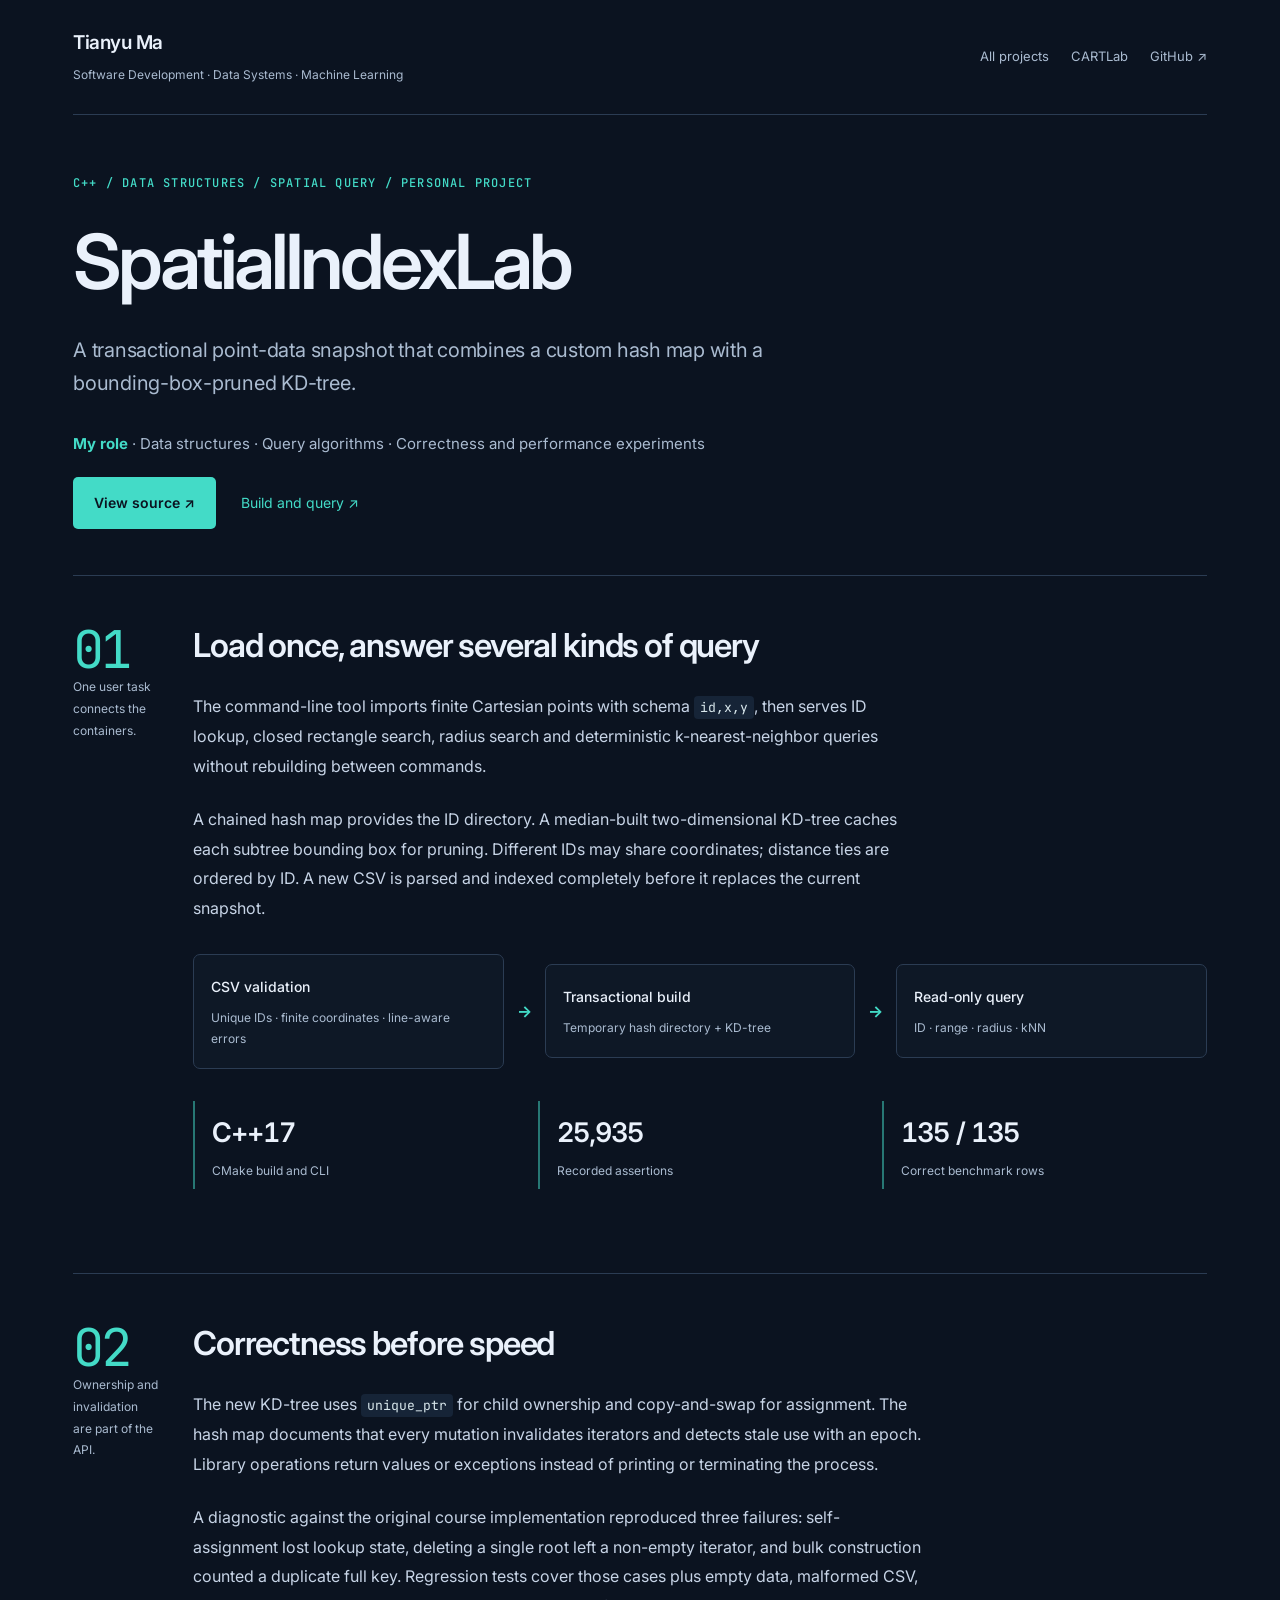
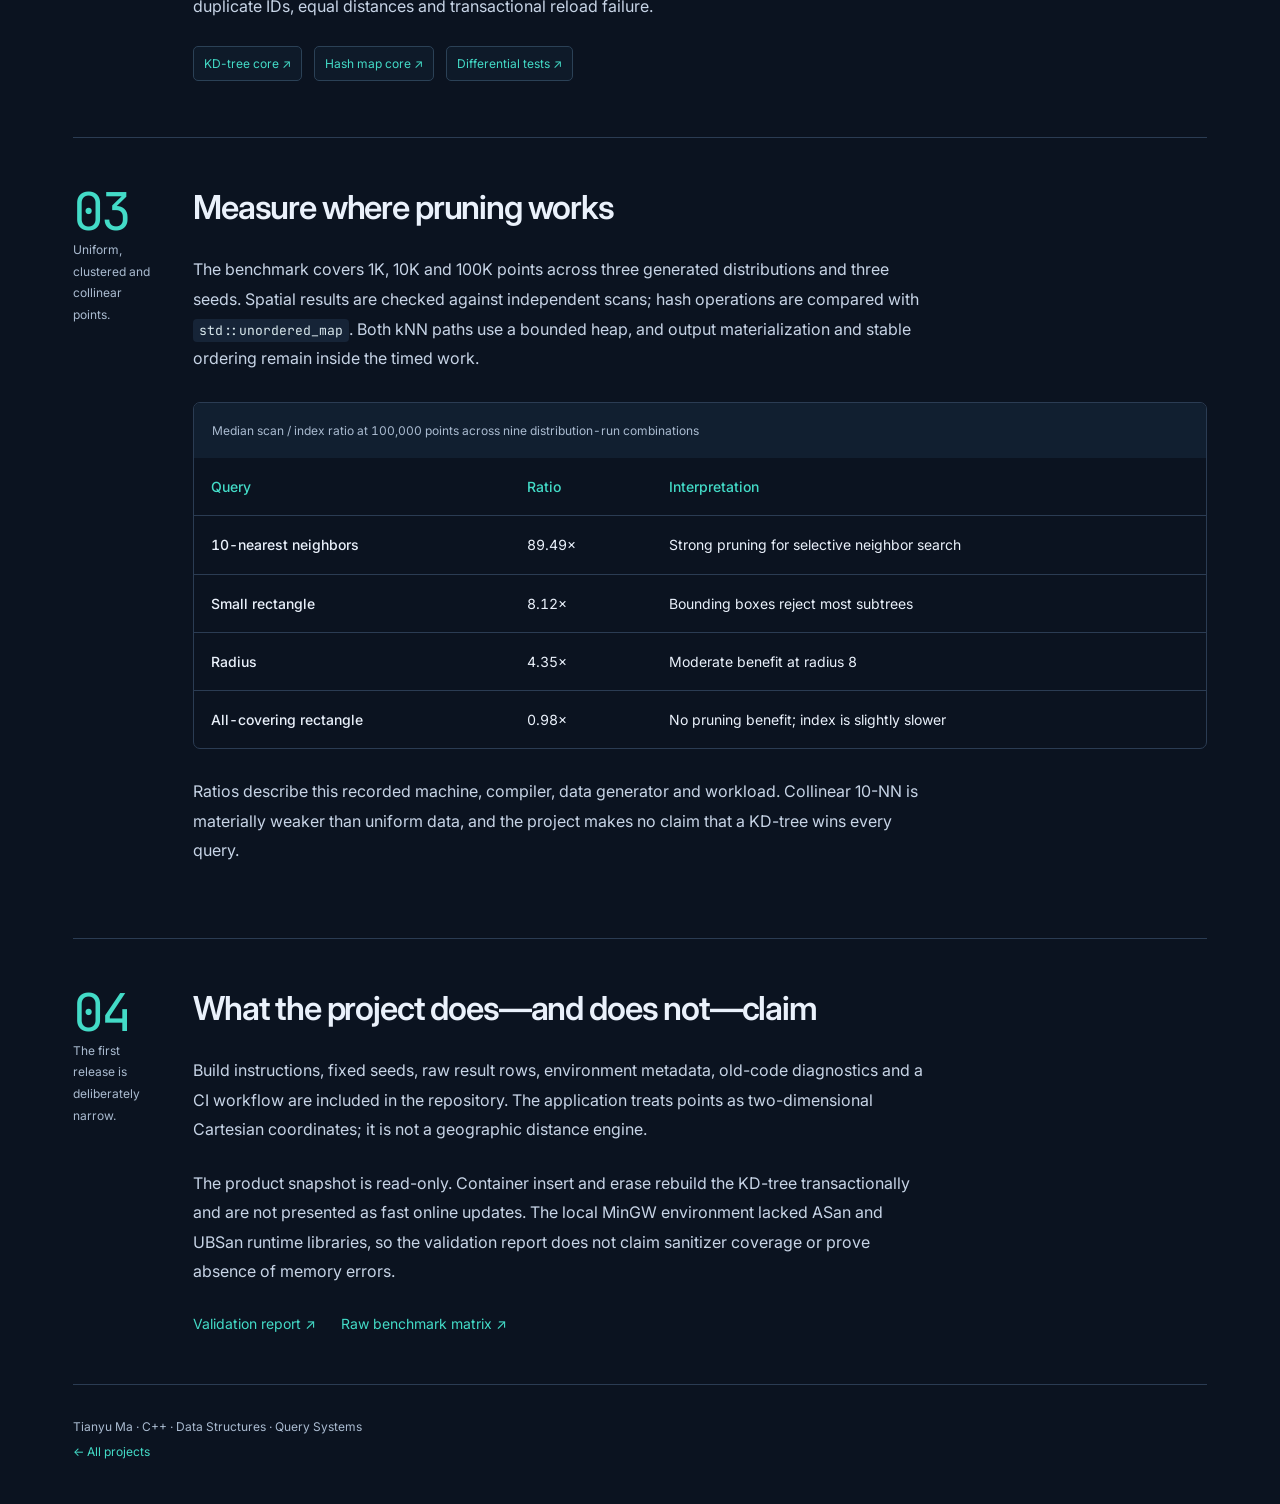
<file: portfolio/spatial-index-lab/index.html>
<!DOCTYPE html>
<html lang="en"><head><meta charset="utf-8"><meta name="viewport" content="width=device-width,initial-scale=1">
<title>SpatialIndexLab | Tianyu Ma</title><meta name="description" content="A C++17 spatial index and query tool with custom hash map and KD-tree implementations.">
<link rel="stylesheet" href="/_next/static/css/index.DJMZrzIJ.css"><link rel="icon" href="/favicon.svg">
</head><body><main class="compact project-detail-page">
<header><a class="identity" href="/">Tianyu Ma<span>Software Development · Data Systems · Machine Learning</span></a><nav aria-label="Projects"><a href="/">All projects</a><a href="/portfolio/cartlab/">CARTLab</a><a href="https://github.com/TianyuMa2001/spatial-index-lab">GitHub ↗</a></nav></header>
<section class="compact-hero"><p class="eyebrow">C++ / DATA STRUCTURES / SPATIAL QUERY / PERSONAL PROJECT</p><h1>SpatialIndexLab</h1><p class="intro">A transactional point-data snapshot that combines a custom hash map with a bounding-box-pruned KD-tree.</p><p class="project-role"><strong>My role</strong> · Data structures · Query algorithms · Correctness and performance experiments</p><div class="links"><a class="primary" href="https://github.com/TianyuMa2001/spatial-index-lab">View source ↗</a><a href="https://github.com/TianyuMa2001/spatial-index-lab/blob/main/README.md">Build and query ↗</a></div></section>
<section class="case"><aside><span class="number">01</span><p>One user task connects the containers.</p></aside><article><h2>Load once, answer several kinds of query</h2><p>The command-line tool imports finite Cartesian points with schema <code>id,x,y</code>, then serves ID lookup, closed rectangle search, radius search and deterministic k-nearest-neighbor queries without rebuilding between commands.</p><p>A chained hash map provides the ID directory. A median-built two-dimensional KD-tree caches each subtree bounding box for pruning. Different IDs may share coordinates; distance ties are ordered by ID. A new CSV is parsed and indexed completely before it replaces the current snapshot.</p><div class="system-flow" aria-label="Snapshot construction"><div><strong>CSV validation</strong><span>Unique IDs · finite coordinates · line-aware errors</span></div><b aria-hidden="true">→</b><div><strong>Transactional build</strong><span>Temporary hash directory + KD-tree</span></div><b aria-hidden="true">→</b><div><strong>Read-only query</strong><span>ID · range · radius · kNN</span></div></div><div class="metrics"><div><strong>C++17</strong><span>CMake build and CLI</span></div><div><strong>25,935</strong><span>Recorded assertions</span></div><div><strong>135 / 135</strong><span>Correct benchmark rows</span></div></div></article></section>
<section class="case"><aside><span class="number">02</span><p>Ownership and invalidation are part of the API.</p></aside><article><h2>Correctness before speed</h2><p>The new KD-tree uses <code>unique_ptr</code> for child ownership and copy-and-swap for assignment. The hash map documents that every mutation invalidates iterators and detects stale use with an epoch. Library operations return values or exceptions instead of printing or terminating the process.</p><p>A diagnostic against the original course implementation reproduced three failures: self-assignment lost lookup state, deleting a single root left a non-empty iterator, and bulk construction counted a duplicate full key. Regression tests cover those cases plus empty data, malformed CSV, duplicate IDs, equal distances and transactional reload failure.</p><div class="evidence"><a href="https://github.com/TianyuMa2001/spatial-index-lab/blob/main/include/spatial/kd_tree.hpp">KD-tree core ↗</a><a href="https://github.com/TianyuMa2001/spatial-index-lab/blob/main/include/spatial/hash_map.hpp">Hash map core ↗</a><a href="https://github.com/TianyuMa2001/spatial-index-lab/blob/main/tests/test.cpp">Differential tests ↗</a></div></article></section>
<section class="case"><aside><span class="number">03</span><p>Uniform, clustered and collinear points.</p></aside><article><h2>Measure where pruning works</h2><p>The benchmark covers 1K, 10K and 100K points across three generated distributions and three seeds. Spatial results are checked against independent scans; hash operations are compared with <code>std::unordered_map</code>. Both kNN paths use a bounded heap, and output materialization and stable ordering remain inside the timed work.</p><div class="table-scroll"><table class="results-table"><caption>Median scan / index ratio at 100,000 points across nine distribution-run combinations</caption><thead><tr><th>Query</th><th>Ratio</th><th>Interpretation</th></tr></thead><tbody><tr><th>10-nearest neighbors</th><td>89.49×</td><td>Strong pruning for selective neighbor search</td></tr><tr><th>Small rectangle</th><td>8.12×</td><td>Bounding boxes reject most subtrees</td></tr><tr><th>Radius</th><td>4.35×</td><td>Moderate benefit at radius 8</td></tr><tr><th>All-covering rectangle</th><td>0.98×</td><td>No pruning benefit; index is slightly slower</td></tr></tbody></table></div><p class="release-status">Ratios describe this recorded machine, compiler, data generator and workload. Collinear 10-NN is materially weaker than uniform data, and the project makes no claim that a KD-tree wins every query.</p></article></section>
<section class="case"><aside><span class="number">04</span><p>The first release is deliberately narrow.</p></aside><article><h2>What the project does—and does not—claim</h2><p>Build instructions, fixed seeds, raw result rows, environment metadata, old-code diagnostics and a CI workflow are included in the repository. The application treats points as two-dimensional Cartesian coordinates; it is not a geographic distance engine.</p><p>The product snapshot is read-only. Container insert and erase rebuild the KD-tree transactionally and are not presented as fast online updates. The local MinGW environment lacked ASan and UBSan runtime libraries, so the validation report does not claim sanitizer coverage or prove absence of memory errors.</p><div class="links"><a href="https://github.com/TianyuMa2001/spatial-index-lab/blob/main/docs/VALIDATION_REPORT.md">Validation report ↗</a><a href="https://github.com/TianyuMa2001/spatial-index-lab/blob/main/benchmarks/results/matrix.csv">Raw benchmark matrix ↗</a></div></article></section>
<footer><p>Tianyu Ma · C++ · Data Structures · Query Systems</p><a href="/">← All projects</a></footer>
</main></body></html>
</file>
<file: _next/static/css/index.DJMZrzIJ.css>
@import "https://fonts.googleapis.com/css2?family=Inter:wght@400;500;600;650;700&family=JetBrains+Mono:wght@400;500&display=swap";@layer properties{@supports (((-webkit-hyphens:none)) and (not (margin-trim:inline))) or ((-moz-orient:inline) and (not (color:rgb(from red r g b)))){*,:before,:after{--tw-translate-x:0;--tw-translate-y:0;--tw-translate-z:0;--tw-rotate-x:initial;--tw-rotate-y:initial;--tw-rotate-z:initial;--tw-skew-x:initial;--tw-skew-y:initial;--tw-scroll-snap-strictness:proximity;--tw-space-x-reverse:0;--tw-border-style:solid;--tw-leading:initial;--tw-font-weight:initial;--tw-tracking:initial;--tw-ordinal:initial;--tw-slashed-zero:initial;--tw-numeric-figure:initial;--tw-numeric-spacing:initial;--tw-numeric-fraction:initial;--tw-shadow:0 0 #0000;--tw-shadow-color:initial;--tw-shadow-alpha:100%;--tw-inset-shadow:0 0 #0000;--tw-inset-shadow-color:initial;--tw-inset-shadow-alpha:100%;--tw-ring-color:initial;--tw-ring-shadow:0 0 #0000;--tw-inset-ring-color:initial;--tw-inset-ring-shadow:0 0 #0000;--tw-ring-inset:initial;--tw-ring-offset-width:0px;--tw-ring-offset-color:#fff;--tw-ring-offset-shadow:0 0 #0000;--tw-outline-style:solid;--tw-duration:initial;--tw-ease:initial;--tw-content:"";--tw-scale-x:1;--tw-scale-y:1;--tw-scale-z:1;--tw-blur:initial;--tw-brightness:initial;--tw-contrast:initial;--tw-grayscale:initial;--tw-hue-rotate:initial;--tw-invert:initial;--tw-opacity:initial;--tw-saturate:initial;--tw-sepia:initial;--tw-drop-shadow:initial;--tw-drop-shadow-color:initial;--tw-drop-shadow-alpha:100%;--tw-drop-shadow-size:initial;--tw-backdrop-blur:initial;--tw-backdrop-brightness:initial;--tw-backdrop-contrast:initial;--tw-backdrop-grayscale:initial;--tw-backdrop-hue-rotate:initial;--tw-backdrop-invert:initial;--tw-backdrop-opacity:initial;--tw-backdrop-saturate:initial;--tw-backdrop-sepia:initial}::backdrop{--tw-translate-x:0;--tw-translate-y:0;--tw-translate-z:0;--tw-rotate-x:initial;--tw-rotate-y:initial;--tw-rotate-z:initial;--tw-skew-x:initial;--tw-skew-y:initial;--tw-scroll-snap-strictness:proximity;--tw-space-x-reverse:0;--tw-border-style:solid;--tw-leading:initial;--tw-font-weight:initial;--tw-tracking:initial;--tw-ordinal:initial;--tw-slashed-zero:initial;--tw-numeric-figure:initial;--tw-numeric-spacing:initial;--tw-numeric-fraction:initial;--tw-shadow:0 0 #0000;--tw-shadow-color:initial;--tw-shadow-alpha:100%;--tw-inset-shadow:0 0 #0000;--tw-inset-shadow-color:initial;--tw-inset-shadow-alpha:100%;--tw-ring-color:initial;--tw-ring-shadow:0 0 #0000;--tw-inset-ring-color:initial;--tw-inset-ring-shadow:0 0 #0000;--tw-ring-inset:initial;--tw-ring-offset-width:0px;--tw-ring-offset-color:#fff;--tw-ring-offset-shadow:0 0 #0000;--tw-outline-style:solid;--tw-duration:initial;--tw-ease:initial;--tw-content:"";--tw-scale-x:1;--tw-scale-y:1;--tw-scale-z:1;--tw-blur:initial;--tw-brightness:initial;--tw-contrast:initial;--tw-grayscale:initial;--tw-hue-rotate:initial;--tw-invert:initial;--tw-opacity:initial;--tw-saturate:initial;--tw-sepia:initial;--tw-drop-shadow:initial;--tw-drop-shadow-color:initial;--tw-drop-shadow-alpha:100%;--tw-drop-shadow-size:initial;--tw-backdrop-blur:initial;--tw-backdrop-brightness:initial;--tw-backdrop-contrast:initial;--tw-backdrop-grayscale:initial;--tw-backdrop-hue-rotate:initial;--tw-backdrop-invert:initial;--tw-backdrop-opacity:initial;--tw-backdrop-saturate:initial;--tw-backdrop-sepia:initial}}}@layer theme{:root,:host{--font-sans:ui-sans-serif, system-ui, sans-serif, "Apple Color Emoji", "Segoe UI Emoji", "Segoe UI Symbol", "Noto Color Emoji";--font-mono:ui-monospace, SFMono-Regular, Menlo, Monaco, Consolas, "Liberation Mono", "Courier New", monospace;--color-black:#000;--color-white:#fff;--spacing:.25rem;--container-xs:20rem;--container-sm:24rem;--text-xs:.75rem;--text-xs--line-height:calc(1 / .75);--text-sm:.875rem;--text-sm--line-height:calc(1.25 / .875);--text-base:1rem;--text-base--line-height:calc(1.5 / 1);--font-weight-normal:400;--font-weight-medium:500;--tracking-tight:-.025em;--tracking-widest:.1em;--leading-tight:1.25;--leading-snug:1.375;--leading-normal:1.5;--leading-relaxed:1.625;--radius-sm:.25rem;--radius-md:.375rem;--radius-lg:.5rem;--radius-xl:.75rem;--radius-2xl:1rem;--radius-4xl:2rem;--ease-in-out:cubic-bezier(.4, 0, .2, 1);--animate-spin:spin 1s linear infinite;--animate-pulse:pulse 2s cubic-bezier(.4, 0, .6, 1) infinite;--blur-xs:4px;--aspect-video:16 / 9;--default-transition-duration:.15s;--default-transition-timing-function:cubic-bezier(.4, 0, .2, 1);--default-font-family:var(--font-sans);--default-mono-font-family:var(--font-mono)}}@layer base{*,:after,:before{box-sizing:border-box;border:0 solid;margin:0;padding:0}::backdrop{box-sizing:border-box;border:0 solid;margin:0;padding:0}::file-selector-button{box-sizing:border-box;border:0 solid;margin:0;padding:0}html,:host{-webkit-text-size-adjust:100%;tab-size:4;line-height:1.5;font-family:var(--default-font-family,ui-sans-serif, system-ui, sans-serif, "Apple Color Emoji", "Segoe UI Emoji", "Segoe UI Symbol", "Noto Color Emoji");font-feature-settings:var(--default-font-feature-settings,normal);font-variation-settings:var(--default-font-variation-settings,normal);-webkit-tap-highlight-color:transparent}hr{height:0;color:inherit;border-top-width:1px}abbr:where([title]){-webkit-text-decoration:underline dotted;text-decoration:underline dotted}h1,h2,h3,h4,h5,h6{font-size:inherit;font-weight:inherit}a{color:inherit;-webkit-text-decoration:inherit;-webkit-text-decoration:inherit;-webkit-text-decoration:inherit;-webkit-text-decoration:inherit;text-decoration:inherit}b,strong{font-weight:bolder}code,kbd,samp,pre{font-family:var(--default-mono-font-family,ui-monospace, SFMono-Regular, Menlo, Monaco, Consolas, "Liberation Mono", "Courier New", monospace);font-feature-settings:var(--default-mono-font-feature-settings,normal);font-variation-settings:var(--default-mono-font-variation-settings,normal);font-size:1em}small{font-size:80%}sub,sup{vertical-align:baseline;font-size:75%;line-height:0;position:relative}sub{bottom:-.25em}sup{top:-.5em}table{text-indent:0;border-color:inherit;border-collapse:collapse}:-moz-focusring{outline:auto}progress{vertical-align:baseline}summary{display:list-item}ol,ul,menu{list-style:none}img,svg,video,canvas,audio,iframe,embed,object{vertical-align:middle;display:block}img,video{max-width:100%;height:auto}button,input,select,optgroup,textarea{font:inherit;font-feature-settings:inherit;font-variation-settings:inherit;letter-spacing:inherit;color:inherit;opacity:1;background-color:#0000;border-radius:0}::file-selector-button{font:inherit;font-feature-settings:inherit;font-variation-settings:inherit;letter-spacing:inherit;color:inherit;opacity:1;background-color:#0000;border-radius:0}:where(select:is([multiple],[size])) optgroup{font-weight:bolder}:where(select:is([multiple],[size])) optgroup option{padding-inline-start:20px}::file-selector-button{margin-inline-end:4px}::placeholder{opacity:1}@supports (not ((-webkit-appearance:-apple-pay-button))) or (contain-intrinsic-size:1px){::placeholder{color:currentColor}@supports (color:color-mix(in lab, red, red)){::placeholder{color:color-mix(in oklab, currentcolor 50%, transparent)}}}textarea{resize:vertical}::-webkit-search-decoration{-webkit-appearance:none}::-webkit-date-and-time-value{min-height:1lh;text-align:inherit}::-webkit-datetime-edit{display:inline-flex}::-webkit-datetime-edit-fields-wrapper{padding:0}::-webkit-datetime-edit{padding-block:0}::-webkit-datetime-edit-year-field{padding-block:0}::-webkit-datetime-edit-month-field{padding-block:0}::-webkit-datetime-edit-day-field{padding-block:0}::-webkit-datetime-edit-hour-field{padding-block:0}::-webkit-datetime-edit-minute-field{padding-block:0}::-webkit-datetime-edit-second-field{padding-block:0}::-webkit-datetime-edit-millisecond-field{padding-block:0}::-webkit-datetime-edit-meridiem-field{padding-block:0}::-webkit-calendar-picker-indicator{line-height:1}:-moz-ui-invalid{box-shadow:none}button,input:where([type=button],[type=reset],[type=submit]){-webkit-appearance:button;appearance:button}::file-selector-button{-webkit-appearance:button;appearance:button}::-webkit-inner-spin-button{height:auto}::-webkit-outer-spin-button{height:auto}[hidden]:where(:not([hidden=until-found])){display:none!important}}@layer components;@layer utilities{.\@container\/card-header{container:card-header/inline-size}.\@container\/field-group{container:field-group/inline-size}.pointer-events-auto{pointer-events:auto}.pointer-events-none{pointer-events:none}.invisible{visibility:hidden}.visible{visibility:visible}.sr-only{clip-path:inset(50%);white-space:nowrap;border-width:0;width:1px;height:1px;margin:-1px;padding:0;position:absolute;overflow:hidden}.absolute{position:absolute}.fixed{position:fixed}.relative{position:relative}.static{position:static}.inset-0{inset:calc(var(--spacing) * 0)}.inset-x-0{inset-inline:calc(var(--spacing) * 0)}.inset-x-4{inset-inline:calc(var(--spacing) * 4)}.inset-y-0{inset-block:calc(var(--spacing) * 0)}.inset-s-1\/2{inset-inline-start:50%}.start{inset-inline-start:var(--spacing)}.end{inset-inline-end:var(--spacing)}.-top-12{top:calc(var(--spacing) * -12)}.top-0{top:calc(var(--spacing) * 0)}.top-1\.5{top:calc(var(--spacing) * 1.5)}.top-1\/2{top:50%}.top-1\/3{top:33.3333%}.top-2{top:calc(var(--spacing) * 2)}.top-3{top:calc(var(--spacing) * 3)}.top-3\.5{top:calc(var(--spacing) * 3.5)}.top-\[60\%\]{top:60%}.top-full{top:100%}.top-px{top:1px}.-right-12{right:calc(var(--spacing) * -12)}.right-0{right:calc(var(--spacing) * 0)}.right-1{right:calc(var(--spacing) * 1)}.right-2{right:calc(var(--spacing) * 2)}.right-2\.5{right:calc(var(--spacing) * 2.5)}.right-3{right:calc(var(--spacing) * 3)}.-bottom-12{bottom:calc(var(--spacing) * -12)}.bottom-0{bottom:calc(var(--spacing) * 0)}.bottom-4{bottom:calc(var(--spacing) * 4)}.-left-12{left:calc(var(--spacing) * -12)}.left-1\.5{left:calc(var(--spacing) * 1.5)}.left-1\/2{left:50%}.left-3{left:calc(var(--spacing) * 3)}.isolate{isolation:isolate}.z-0{z-index:0}.z-1{z-index:1}.z-10{z-index:10}.z-20{z-index:20}.z-50{z-index:50}.z-\[calc\(1000-var\(--toast-index\)\)\]{z-index:calc(1000 - var(--toast-index))}.order-first{order:-9999}.order-last{order:9999}.col-start-2{grid-column-start:2}.row-span-2{grid-row:span 2/span 2}.row-start-1{grid-row-start:1}.m-\(--drawer-inset\,0px\){margin:var(--drawer-inset,0px)}.-mx-1{margin-inline:calc(var(--spacing) * -1)}.-mx-4{margin-inline:calc(var(--spacing) * -4)}.mx-2{margin-inline:calc(var(--spacing) * 2)}.mx-3\.5{margin-inline:calc(var(--spacing) * 3.5)}.mx-auto{margin-inline:auto}.-my-2{margin-block:calc(var(--spacing) * -2)}.my-0\.5{margin-block:calc(var(--spacing) * .5)}.my-1{margin-block:calc(var(--spacing) * 1)}.my-2{margin-block:calc(var(--spacing) * 2)}.my-auto{margin-block:auto}.-mt-4{margin-top:calc(var(--spacing) * -4)}.mt-0\.5{margin-top:calc(var(--spacing) * .5)}.mt-2{margin-top:calc(var(--spacing) * 2)}.mt-4{margin-top:calc(var(--spacing) * 4)}.mt-auto{margin-top:auto}.-mb-4{margin-bottom:calc(var(--spacing) * -4)}.mb-1\.5{margin-bottom:calc(var(--spacing) * 1.5)}.mb-2{margin-bottom:calc(var(--spacing) * 2)}.-ml-1{margin-left:calc(var(--spacing) * -1)}.-ml-4{margin-left:calc(var(--spacing) * -4)}.ml-1{margin-left:calc(var(--spacing) * 1)}.ml-4{margin-left:calc(var(--spacing) * 4)}.ml-auto{margin-left:auto}.line-clamp-1{-webkit-line-clamp:1;-webkit-box-orient:vertical;display:-webkit-box;overflow:hidden}.line-clamp-2{-webkit-line-clamp:2;-webkit-box-orient:vertical;display:-webkit-box;overflow:hidden}.block{display:block}.flex{display:flex}.grid{display:grid}.hidden{display:none}.inline-flex{display:inline-flex}.table{display:table}.table-caption{display:table-caption}.table-cell{display:table-cell}.table-row{display:table-row}.field-sizing-content{field-sizing:content}.aspect-\(--ratio\){aspect-ratio:var(--ratio)}.aspect-square{aspect-ratio:1}.aspect-video{aspect-ratio:var(--aspect-video)}.size-\(--cell-size\){width:var(--cell-size);height:var(--cell-size)}.size-2{width:calc(var(--spacing) * 2);height:calc(var(--spacing) * 2)}.size-2\.5{width:calc(var(--spacing) * 2.5);height:calc(var(--spacing) * 2.5)}.size-3{width:calc(var(--spacing) * 3);height:calc(var(--spacing) * 3)}.size-4{width:calc(var(--spacing) * 4);height:calc(var(--spacing) * 4)}.size-5{width:calc(var(--spacing) * 5);height:calc(var(--spacing) * 5)}.size-6{width:calc(var(--spacing) * 6);height:calc(var(--spacing) * 6)}.size-7{width:calc(var(--spacing) * 7);height:calc(var(--spacing) * 7)}.size-8{width:calc(var(--spacing) * 8);height:calc(var(--spacing) * 8)}.size-9{width:calc(var(--spacing) * 9);height:calc(var(--spacing) * 9)}.size-10{width:calc(var(--spacing) * 10);height:calc(var(--spacing) * 10)}.size-auto{width:auto;height:auto}.size-full{width:100%;height:100%}.h-\(--accordion-panel-height\){height:var(--accordion-panel-height)}.h-\(--cell-size\){height:var(--cell-size)}.h-\(--drawer-content-height\){height:var(--drawer-content-height)}.h-\(--height\){height:var(--height)}.h-\(--popup-height\){height:var(--popup-height)}.h-\(--positioner-height\){height:var(--positioner-height)}.h-1{height:calc(var(--spacing) * 1)}.h-1\.5{height:calc(var(--spacing) * 1.5)}.h-2{height:calc(var(--spacing) * 2)}.h-2\.5{height:calc(var(--spacing) * 2.5)}.h-4{height:calc(var(--spacing) * 4)}.h-5{height:calc(var(--spacing) * 5)}.h-6{height:calc(var(--spacing) * 6)}.h-7{height:calc(var(--spacing) * 7)}.h-8{height:calc(var(--spacing) * 8)}.h-8\!{height:calc(var(--spacing) * 8)!important}.h-9{height:calc(var(--spacing) * 9)}.h-10{height:calc(var(--spacing) * 10)}.h-12{height:calc(var(--spacing) * 12)}.h-\[calc\(--spacing\(5\.25\)\)\]{height:calc(calc(var(--spacing) * 5.25))}.h-\[calc\(100\%-1px\)\]{height:calc(100% - 1px)}.h-auto{height:auto}.h-full{height:100%}.h-max{height:max-content}.h-px{height:1px}.h-svh{height:100svh}.max-h-\(--available-height\){max-height:var(--available-height)}.max-h-\(--drawer-content-max-height\,none\){max-height:var(--drawer-content-max-height,none)}.max-h-72{max-height:calc(var(--spacing) * 72)}.max-h-\[min\(calc\(--spacing\(72\)---spacing\(9\)\)\,calc\(var\(--available-height\)---spacing\(9\)\)\)\]{max-height:min(calc(calc(var(--spacing) * 72) - calc(var(--spacing) * 9)), calc(var(--available-height) - calc(var(--spacing) * 9)))}.min-h-0{min-height:calc(var(--spacing) * 0)}.min-h-4{min-height:calc(var(--spacing) * 4)}.min-h-8{min-height:calc(var(--spacing) * 8)}.min-h-16{min-height:calc(var(--spacing) * 16)}.min-h-dvh{min-height:100dvh}.min-h-full{min-height:100%}.min-h-svh{min-height:100svh}.w-\(--anchor-width\){width:var(--anchor-width)}.w-\(--cell-size\){width:var(--cell-size)}.w-\(--drawer-content-width\,auto\){width:var(--drawer-content-width,auto)}.w-\(--popup-width\){width:var(--popup-width)}.w-\(--positioner-width\){width:var(--positioner-width)}.w-\(--sidebar-width\){width:var(--sidebar-width)}.w-0{width:calc(var(--spacing) * 0)}.w-1{width:calc(var(--spacing) * 1)}.w-2{width:calc(var(--spacing) * 2)}.w-2\.5{width:calc(var(--spacing) * 2.5)}.w-4{width:calc(var(--spacing) * 4)}.w-5{width:calc(var(--spacing) * 5)}.w-10{width:calc(var(--spacing) * 10)}.w-24{width:calc(var(--spacing) * 24)}.w-64{width:calc(var(--spacing) * 64)}.w-72{width:calc(var(--spacing) * 72)}.w-auto{width:auto}.w-fit{width:fit-content}.w-full{width:100%}.w-max{width:max-content}.w-px{width:1px}.max-w-\(--available-width\){max-width:var(--available-width)}.max-w-\(--skeleton-width\){max-width:var(--skeleton-width)}.max-w-\[80\%\]{max-width:80%}.max-w-\[calc\(100\%-2rem\)\]{max-width:calc(100% - 2rem)}.max-w-full{max-width:100%}.max-w-max{max-width:max-content}.max-w-sm{max-width:var(--container-sm)}.max-w-xs{max-width:var(--container-xs)}.min-w-\(--cell-size\){min-width:var(--cell-size)}.min-w-0{min-width:calc(var(--spacing) * 0)}.min-w-5{min-width:calc(var(--spacing) * 5)}.min-w-7{min-width:calc(var(--spacing) * 7)}.min-w-8{min-width:calc(var(--spacing) * 8)}.min-w-9{min-width:calc(var(--spacing) * 9)}.min-w-16{min-width:calc(var(--spacing) * 16)}.min-w-32{min-width:calc(var(--spacing) * 32)}.min-w-36{min-width:calc(var(--spacing) * 36)}.min-w-40{min-width:calc(var(--spacing) * 40)}.min-w-\[96px\]{min-width:96px}.min-w-\[calc\(var\(--anchor-width\)\+--spacing\(7\)\)\]{min-width:calc(var(--anchor-width) + calc(var(--spacing) * 7))}.flex-1{flex:1}.shrink-0{flex-shrink:0}.grow{flex-grow:1}.grow-0{flex-grow:0}.basis-full{flex-basis:100%}.caption-bottom{caption-side:bottom}.border-collapse{border-collapse:collapse}.origin-\(--transform-origin\){transform-origin:var(--transform-origin)}.origin-bottom{transform-origin:bottom}.-translate-x-1\/2{--tw-translate-x:calc(calc(1 / 2 * 100%) * -1);translate:var(--tw-translate-x) var(--tw-translate-y)}.-translate-x-px{--tw-translate-x:-1px;translate:var(--tw-translate-x) var(--tw-translate-y)}.translate-x-px{--tw-translate-x:1px;translate:var(--tw-translate-x) var(--tw-translate-y)}.-translate-y-1\/2{--tw-translate-y:calc(calc(1 / 2 * 100%) * -1);translate:var(--tw-translate-x) var(--tw-translate-y)}.-translate-y-3\/4{--tw-translate-y:calc(calc(3 / 4 * 100%) * -1);translate:var(--tw-translate-x) var(--tw-translate-y)}.translate-y-0{--tw-translate-y:calc(var(--spacing) * 0);translate:var(--tw-translate-x) var(--tw-translate-y)}.translate-y-3\/4{--tw-translate-y:calc(3 / 4 * 100%);translate:var(--tw-translate-x) var(--tw-translate-y)}.translate-y-\[calc\(-50\%-2px\)\]{--tw-translate-y:calc(-50% - 2px);translate:var(--tw-translate-x) var(--tw-translate-y)}.rotate-45{rotate:45deg}.rotate-90{rotate:90deg}.\[transform\:translateX\(var\(--toast-swipe-movement-x\)\)_translateY\(calc\(var\(--toast-swipe-movement-y\)-\(var\(--toast-index\)\*var\(--peek\)\)-\(var\(--shrink\)\*var\(--height\)\)\)\)_scale\(var\(--scale\)\)\]{transform:translateX(var(--toast-swipe-movement-x)) translateY(calc(var(--toast-swipe-movement-y) - (var(--toast-index) * var(--peek)) - (var(--shrink) * var(--height)))) scale(var(--scale))}.transform-\[translate3d\(var\(--translate-x\,0px\)\,var\(--translate-y\,0px\)\,0\)_scale\(var\(--stack-scale\)\)\]{transform:translate3d(var(--translate-x,0px),var(--translate-y,0px),0) scale(var(--stack-scale))}.animate-pulse{animation:var(--animate-pulse)}.animate-spin{animation:var(--animate-spin)}.cursor-default{cursor:default}.cursor-grab{cursor:grab}.cursor-text{cursor:text}.touch-manipulation{touch-action:manipulation}.touch-none{touch-action:none}.resize-none{resize:none}.snap-x{scroll-snap-type:x var(--tw-scroll-snap-strictness)}.snap-mandatory{--tw-scroll-snap-strictness:mandatory}.scroll-my-1{scroll-margin-block:calc(var(--spacing) * 1)}.scroll-px-1{scroll-padding-inline:calc(var(--spacing) * 1)}.scroll-py-1{scroll-padding-block:calc(var(--spacing) * 1)}.list-disc{list-style-type:disc}.list-none{list-style-type:none}.appearance-none{-webkit-appearance:none;appearance:none}.auto-rows-min{grid-auto-rows:min-content}.grid-rows-\[auto_1fr\]{grid-template-rows:auto 1fr}.flex-col{flex-direction:column}.flex-col-reverse{flex-direction:column-reverse}.flex-row{flex-direction:row}.flex-wrap{flex-wrap:wrap}.place-content-center{place-content:center}.place-items-center{place-items:center}.items-center{align-items:center}.items-end{align-items:flex-end}.items-start{align-items:flex-start}.items-stretch{align-items:stretch}.justify-between{justify-content:space-between}.justify-center{justify-content:center}.justify-start{justify-content:flex-start}.gap-\(--card-spacing\){gap:var(--card-spacing)}.gap-0{gap:calc(var(--spacing) * 0)}.gap-0\.5{gap:calc(var(--spacing) * .5)}.gap-1{gap:calc(var(--spacing) * 1)}.gap-1\.5{gap:calc(var(--spacing) * 1.5)}.gap-2{gap:calc(var(--spacing) * 2)}.gap-2\.5{gap:calc(var(--spacing) * 2.5)}.gap-3{gap:calc(var(--spacing) * 3)}.gap-4{gap:calc(var(--spacing) * 4)}.gap-5{gap:calc(var(--spacing) * 5)}.gap-6{gap:calc(var(--spacing) * 6)}.gap-\[--spacing\(var\(--gap\)\)\]{gap:calc(var(--spacing) * var(--gap))}:where(.-space-x-2>:not(:last-child)){--tw-space-x-reverse:0;margin-inline-start:calc(calc(var(--spacing) * -2) * var(--tw-space-x-reverse));margin-inline-end:calc(calc(var(--spacing) * -2) * calc(1 - var(--tw-space-x-reverse)))}.self-end{align-self:flex-end}.self-start{align-self:flex-start}.self-stretch{align-self:stretch}.justify-self-end{justify-self:flex-end}.truncate{text-overflow:ellipsis;white-space:nowrap;overflow:hidden}.overflow-auto{overflow:auto}.overflow-hidden{overflow:hidden}.overflow-x-auto{overflow-x:auto}.overflow-x-hidden{overflow-x:hidden}.overflow-y-auto{overflow-y:auto}.overscroll-contain{overscroll-behavior:contain}.overscroll-x-contain{overscroll-behavior-x:contain}.rounded-\(--cell-radius\){border-radius:var(--cell-radius)}.rounded-2xl{border-radius:var(--radius-2xl)}.rounded-4xl{border-radius:var(--radius-4xl)}.rounded-\[2px\]{border-radius:2px}.rounded-\[4px\]{border-radius:4px}.rounded-\[calc\(var\(--radius\)-3px\)\]{border-radius:calc(var(--radius) - 3px)}.rounded-\[inherit\]{border-radius:inherit}.rounded-\[min\(var\(--radius-md\)\,10px\)\]{border-radius:min(var(--radius-md), 10px)}.rounded-\[min\(var\(--radius-md\)\,12px\)\]{border-radius:min(var(--radius-md), 12px)}.rounded-full{border-radius:2147483647px}.rounded-lg{border-radius:var(--radius-lg)}.rounded-lg\!{border-radius:var(--radius-lg)!important}.rounded-md{border-radius:var(--radius-md)}.rounded-none{border-radius:0}.rounded-sm{border-radius:var(--radius-sm)}.rounded-xl{border-radius:var(--radius-xl)}.rounded-xl\!{border-radius:var(--radius-xl)!important}.rounded-t-xl{border-top-left-radius:var(--radius-xl);border-top-right-radius:var(--radius-xl)}.rounded-l-\(--cell-radius\){border-top-left-radius:var(--cell-radius);border-bottom-left-radius:var(--cell-radius)}.rounded-tl-sm{border-top-left-radius:var(--radius-sm)}.rounded-r-\(--cell-radius\){border-top-right-radius:var(--cell-radius);border-bottom-right-radius:var(--cell-radius)}.rounded-b-xl{border-bottom-right-radius:var(--radius-xl);border-bottom-left-radius:var(--radius-xl)}.border{border-style:var(--tw-border-style);border-width:1px}.border-0{border-style:var(--tw-border-style);border-width:0}.border-\[1\.5px\]{border-style:var(--tw-border-style);border-width:1.5px}.border-y{border-block-style:var(--tw-border-style);border-block-width:1px}.border-t{border-top-style:var(--tw-border-style);border-top-width:1px}.border-r{border-right-style:var(--tw-border-style);border-right-width:1px}.border-b{border-bottom-style:var(--tw-border-style);border-bottom-width:1px}.border-l{border-left-style:var(--tw-border-style);border-left-width:1px}.border-dashed{--tw-border-style:dashed;border-style:dashed}.border-none{--tw-border-style:none;border-style:none}.border-\(--color-border\){border-color:var(--color-border)}.border-transparent{border-color:#0000}.bg-\(--color-bg\){background-color:var(--color-bg)}.bg-\[Canvas\]{background-color:canvas}.bg-black\/10{background-color:#0000001a}@supports (color:color-mix(in lab, red, red)){.bg-black\/10{background-color:color-mix(in oklab, var(--color-black) 10%, transparent)}}.bg-transparent{background-color:#0000}.bg-white{background-color:var(--color-white)}.bg-clip-padding{background-clip:padding-box}.object-cover{object-fit:cover}.p-\(--card-spacing\){padding:var(--card-spacing)}.p-0{padding:calc(var(--spacing) * 0)}.p-1{padding:calc(var(--spacing) * 1)}.p-2{padding:calc(var(--spacing) * 2)}.p-2\.5{padding:calc(var(--spacing) * 2.5)}.p-4{padding:calc(var(--spacing) * 4)}.p-6{padding:calc(var(--spacing) * 6)}.p-\[3px\]{padding:3px}.p-px{padding:1px}.px-\(--card-spacing\){padding-inline:var(--card-spacing)}.px-\(--cell-size\){padding-inline:var(--cell-size)}.px-1{padding-inline:calc(var(--spacing) * 1)}.px-1\.5{padding-inline:calc(var(--spacing) * 1.5)}.px-2{padding-inline:calc(var(--spacing) * 2)}.px-2\.5{padding-inline:calc(var(--spacing) * 2.5)}.px-3{padding-inline:calc(var(--spacing) * 3)}.py-\(--card-spacing\){padding-block:var(--card-spacing)}.py-0\.5{padding-block:calc(var(--spacing) * .5)}.py-1{padding-block:calc(var(--spacing) * 1)}.py-1\.5{padding-block:calc(var(--spacing) * 1.5)}.py-2{padding-block:calc(var(--spacing) * 2)}.py-2\.5{padding-block:calc(var(--spacing) * 2.5)}.py-6{padding-block:calc(var(--spacing) * 6)}.py-\[2px\]{padding-block:2px}.pt-0{padding-top:calc(var(--spacing) * 0)}.pt-2{padding-top:calc(var(--spacing) * 2)}.pt-3{padding-top:calc(var(--spacing) * 3)}.pt-4{padding-top:calc(var(--spacing) * 4)}.pr-1\.5{padding-right:calc(var(--spacing) * 1.5)}.pr-1\.5\!{padding-right:calc(var(--spacing) * 1.5)!important}.pr-2{padding-right:calc(var(--spacing) * 2)}.pr-8{padding-right:calc(var(--spacing) * 8)}.pb-0{padding-bottom:calc(var(--spacing) * 0)}.pb-2{padding-bottom:calc(var(--spacing) * 2)}.pb-2\.5{padding-bottom:calc(var(--spacing) * 2.5)}.pb-3{padding-bottom:calc(var(--spacing) * 3)}.pl-1\.5{padding-left:calc(var(--spacing) * 1.5)}.pl-1\.5\!{padding-left:calc(var(--spacing) * 1.5)!important}.pl-2{padding-left:calc(var(--spacing) * 2)}.pl-2\.5{padding-left:calc(var(--spacing) * 2.5)}.pl-4{padding-left:calc(var(--spacing) * 4)}.pl-7{padding-left:calc(var(--spacing) * 7)}.text-center{text-align:center}.text-left{text-align:left}.align-middle{vertical-align:middle}.font-mono{font-family:var(--font-mono)}.font-sans{font-family:var(--font-sans)}.text-base{font-size:var(--text-base);line-height:var(--tw-leading,var(--text-base--line-height))}.text-sm{font-size:var(--text-sm);line-height:var(--tw-leading,var(--text-sm--line-height))}.text-sm\/relaxed{font-size:var(--text-sm);line-height:var(--leading-relaxed)}.text-xs{font-size:var(--text-xs);line-height:var(--tw-leading,var(--text-xs--line-height))}.text-\[0\.8rem\]{font-size:.8rem}.leading-none{--tw-leading:1;line-height:1}.leading-normal{--tw-leading:var(--leading-normal);line-height:var(--leading-normal)}.leading-relaxed{--tw-leading:var(--leading-relaxed);line-height:var(--leading-relaxed)}.leading-snug{--tw-leading:var(--leading-snug);line-height:var(--leading-snug)}.leading-tight{--tw-leading:var(--leading-tight);line-height:var(--leading-tight)}.font-medium{--tw-font-weight:var(--font-weight-medium);font-weight:var(--font-weight-medium)}.font-normal{--tw-font-weight:var(--font-weight-normal);font-weight:var(--font-weight-normal)}.tracking-tight{--tw-tracking:var(--tracking-tight);letter-spacing:var(--tracking-tight)}.tracking-widest{--tw-tracking:var(--tracking-widest);letter-spacing:var(--tracking-widest)}.text-balance{text-wrap:balance}.wrap-break-word{overflow-wrap:break-word}.whitespace-nowrap{white-space:nowrap}.text-\[CanvasText\]{color:canvastext}.text-current{color:currentColor}.ordinal{--tw-ordinal:ordinal;font-variant-numeric:var(--tw-ordinal,) var(--tw-slashed-zero,) var(--tw-numeric-figure,) var(--tw-numeric-spacing,) var(--tw-numeric-fraction,)}.tabular-nums{--tw-numeric-spacing:tabular-nums;font-variant-numeric:var(--tw-ordinal,) var(--tw-slashed-zero,) var(--tw-numeric-figure,) var(--tw-numeric-spacing,) var(--tw-numeric-fraction,)}.underline-offset-4{text-underline-offset:4px}.opacity-0{opacity:0}.opacity-50{opacity:.5}.opacity-60{opacity:.6}.opacity-\[max\(var\(--drawer-overlay-min-opacity\,0\)\,calc\(1-var\(--drawer-swipe-progress\)\)\)\]{opacity:max(var(--drawer-overlay-min-opacity,0), calc(1 - var(--drawer-swipe-progress)))}.bg-blend-color{background-blend-mode:color}.shadow{--tw-shadow:0 1px 3px 0 var(--tw-shadow-color,#0000001a), 0 1px 2px -1px var(--tw-shadow-color,#0000001a);box-shadow:var(--tw-inset-shadow), var(--tw-inset-ring-shadow), var(--tw-ring-offset-shadow), var(--tw-ring-shadow), var(--tw-shadow)}.shadow-\[0_0_0_1px_var\(--sidebar-border\)\]{--tw-shadow:0 0 0 1px var(--tw-shadow-color,var(--sidebar-border));box-shadow:var(--tw-inset-shadow), var(--tw-inset-ring-shadow), var(--tw-ring-offset-shadow), var(--tw-ring-shadow), var(--tw-shadow)}.shadow-lg{--tw-shadow:0 10px 15px -3px var(--tw-shadow-color,#0000001a), 0 4px 6px -4px var(--tw-shadow-color,#0000001a);box-shadow:var(--tw-inset-shadow), var(--tw-inset-ring-shadow), var(--tw-ring-offset-shadow), var(--tw-ring-shadow), var(--tw-shadow)}.shadow-md{--tw-shadow:0 4px 6px -1px var(--tw-shadow-color,#0000001a), 0 2px 4px -2px var(--tw-shadow-color,#0000001a);box-shadow:var(--tw-inset-shadow), var(--tw-inset-ring-shadow), var(--tw-ring-offset-shadow), var(--tw-ring-shadow), var(--tw-shadow)}.shadow-none{--tw-shadow:0 0 #0000;box-shadow:var(--tw-inset-shadow), var(--tw-inset-ring-shadow), var(--tw-ring-offset-shadow), var(--tw-ring-shadow), var(--tw-shadow)}.shadow-none\!{--tw-shadow:0 0 #0000!important;box-shadow:var(--tw-inset-shadow), var(--tw-inset-ring-shadow), var(--tw-ring-offset-shadow), var(--tw-ring-shadow), var(--tw-shadow)!important}.shadow-xl{--tw-shadow:0 20px 25px -5px var(--tw-shadow-color,#0000001a), 0 8px 10px -6px var(--tw-shadow-color,#0000001a);box-shadow:var(--tw-inset-shadow), var(--tw-inset-ring-shadow), var(--tw-ring-offset-shadow), var(--tw-ring-shadow), var(--tw-shadow)}.ring-0{--tw-ring-shadow:var(--tw-ring-inset,) 0 0 0 calc(0px + var(--tw-ring-offset-width)) var(--tw-ring-color,currentcolor);box-shadow:var(--tw-inset-shadow), var(--tw-inset-ring-shadow), var(--tw-ring-offset-shadow), var(--tw-ring-shadow), var(--tw-shadow)}.ring-1{--tw-ring-shadow:var(--tw-ring-inset,) 0 0 0 calc(1px + var(--tw-ring-offset-width)) var(--tw-ring-color,currentcolor);box-shadow:var(--tw-inset-shadow), var(--tw-inset-ring-shadow), var(--tw-ring-offset-shadow), var(--tw-ring-shadow), var(--tw-shadow)}.ring-2{--tw-ring-shadow:var(--tw-ring-inset,) 0 0 0 calc(2px + var(--tw-ring-offset-width)) var(--tw-ring-color,currentcolor);box-shadow:var(--tw-inset-shadow), var(--tw-inset-ring-shadow), var(--tw-ring-offset-shadow), var(--tw-ring-shadow), var(--tw-shadow)}.ring-3{--tw-ring-shadow:var(--tw-ring-inset,) 0 0 0 calc(3px + var(--tw-ring-offset-width)) var(--tw-ring-color,currentcolor);box-shadow:var(--tw-inset-shadow), var(--tw-inset-ring-shadow), var(--tw-ring-offset-shadow), var(--tw-ring-shadow), var(--tw-shadow)}.outline-hidden{--tw-outline-style:none;outline-style:none}@media (forced-colors:active){.outline-hidden{outline-offset:2px;outline:2px solid #0000}}.outline{outline-style:var(--tw-outline-style);outline-width:1px}.transition{transition-property:color,background-color,border-color,outline-color,text-decoration-color,fill,stroke,--tw-gradient-from,--tw-gradient-via,--tw-gradient-to,opacity,box-shadow,transform,translate,scale,rotate,filter,-webkit-backdrop-filter,backdrop-filter,display,content-visibility,overlay,pointer-events;transition-timing-function:var(--tw-ease,var(--default-transition-timing-function));transition-duration:var(--tw-duration,var(--default-transition-duration))}.transition-\[color\,box-shadow\]{transition-property:color,box-shadow;transition-timing-function:var(--tw-ease,var(--default-transition-timing-function));transition-duration:var(--tw-duration,var(--default-transition-duration))}.transition-\[left\,right\,width\]{transition-property:left,right,width;transition-timing-function:var(--tw-ease,var(--default-transition-timing-function));transition-duration:var(--tw-duration,var(--default-transition-duration))}.transition-\[margin\,opacity\]{transition-property:margin,opacity;transition-timing-function:var(--tw-ease,var(--default-transition-timing-function));transition-duration:var(--tw-duration,var(--default-transition-duration))}.transition-\[opacity\,transform\,translate\]{transition-property:opacity,transform,translate;transition-timing-function:var(--tw-ease,var(--default-transition-timing-function));transition-duration:var(--tw-duration,var(--default-transition-duration))}.transition-\[opacity\,transform\,width\,height\,scale\,translate\]{transition-property:opacity,transform,width,height,scale,translate;transition-timing-function:var(--tw-ease,var(--default-transition-timing-function));transition-duration:var(--tw-duration,var(--default-transition-duration))}.transition-\[top\,left\,right\,bottom\]{transition-property:top,left,right,bottom;transition-timing-function:var(--tw-ease,var(--default-transition-timing-function));transition-duration:var(--tw-duration,var(--default-transition-duration))}.transition-\[transform\,height\,opacity\,filter\]{transition-property:transform,height,opacity,filter;transition-timing-function:var(--tw-ease,var(--default-transition-timing-function));transition-duration:var(--tw-duration,var(--default-transition-duration))}.transition-\[translate\,scale\,opacity\]{transition-property:translate,scale,opacity;transition-timing-function:var(--tw-ease,var(--default-transition-timing-function));transition-duration:var(--tw-duration,var(--default-transition-duration))}.transition-\[width\,height\,padding\]{transition-property:width,height,padding;transition-timing-function:var(--tw-ease,var(--default-transition-timing-function));transition-duration:var(--tw-duration,var(--default-transition-duration))}.transition-\[width\]{transition-property:width;transition-timing-function:var(--tw-ease,var(--default-transition-timing-function));transition-duration:var(--tw-duration,var(--default-transition-duration))}.transition-all{transition-property:all;transition-timing-function:var(--tw-ease,var(--default-transition-timing-function));transition-duration:var(--tw-duration,var(--default-transition-duration))}.transition-colors{transition-property:color,background-color,border-color,outline-color,text-decoration-color,fill,stroke,--tw-gradient-from,--tw-gradient-via,--tw-gradient-to;transition-timing-function:var(--tw-ease,var(--default-transition-timing-function));transition-duration:var(--tw-duration,var(--default-transition-duration))}.transition-opacity{transition-property:opacity;transition-timing-function:var(--tw-ease,var(--default-transition-timing-function));transition-duration:var(--tw-duration,var(--default-transition-duration))}.transition-transform{transition-property:transform,translate,scale,rotate;transition-timing-function:var(--tw-ease,var(--default-transition-timing-function));transition-duration:var(--tw-duration,var(--default-transition-duration))}.transition-none{transition-property:none}.duration-100{--tw-duration:.1s;transition-duration:.1s}.duration-150{--tw-duration:.15s;transition-duration:.15s}.duration-200{--tw-duration:.2s;transition-duration:.2s}.duration-250{--tw-duration:.25s;transition-duration:.25s}.duration-300{--tw-duration:.3s;transition-duration:.3s}.duration-450{--tw-duration:.45s;transition-duration:.45s}.duration-1000{--tw-duration:1s;transition-duration:1s}.duration-\[0\.35s\]{--tw-duration:.35s;transition-duration:.35s}.ease-\[cubic-bezier\(0\.22\,1\,0\.36\,1\)\]{--tw-ease:cubic-bezier(.22,1,.36,1);transition-timing-function:cubic-bezier(.22,1,.36,1)}.ease-\[cubic-bezier\(0\.32\,0\.72\,0\,1\)\]{--tw-ease:cubic-bezier(.32,.72,0,1);transition-timing-function:cubic-bezier(.32,.72,0,1)}.ease-\[cubic-bezier\(0\.45\,1\.005\,0\,1\.005\)\]{--tw-ease:cubic-bezier(.45,1.005,0,1.005);transition-timing-function:cubic-bezier(.45,1.005,0,1.005)}.ease-in-out{--tw-ease:var(--ease-in-out);transition-timing-function:var(--ease-in-out)}.ease-linear{--tw-ease:linear;transition-timing-function:linear}.will-change-transform{will-change:transform}.contain-content{contain:content}.outline-none{--tw-outline-style:none;outline-style:none}.select-none{-webkit-user-select:none;user-select:none}.select-text{-webkit-user-select:text;user-select:text}.\[--bleed\:3rem\]{--bleed:3rem}.\[--card-spacing\:--spacing\(4\)\]{--card-spacing:calc(var(--spacing) * 4)}.\[--cell-radius\:var\(--radius-md\)\]{--cell-radius:var(--radius-md)}.\[--cell-size\:--spacing\(7\)\]{--cell-size:calc(var(--spacing) * 7)}.\[--drawer-content-height\:var\(--drawer-height\,auto\)\]{--drawer-content-height:var(--drawer-height,auto)}.\[--gap\:0\.75rem\]{--gap:.75rem}.\[--height\:var\(--toast-frontmost-height\,var\(--toast-height\)\)\]{--height:var(--toast-frontmost-height,var(--toast-height))}.\[--offset-y\:calc\(var\(--toast-offset-y\)\*-1\+calc\(var\(--toast-index\)\*var\(--gap\)\*-1\)\+var\(--toast-swipe-movement-y\)\)\]{--offset-y:calc(var(--toast-offset-y) * -1 + calc(var(--toast-index) * var(--gap) * -1) + var(--toast-swipe-movement-y))}.\[--peek\:0\.75rem\]{--peek:.75rem}.\[--peek\:1rem\]{--peek:1rem}.\[--scale\:calc\(max\(0\,1-\(var\(--toast-index\)\*0\.1\)\)\)\]{--scale:calc(max(0, 1 - (var(--toast-index) * .1)))}.\[--shrink\:calc\(1-var\(--scale\)\)\]{--shrink:calc(1 - var(--scale))}.\[--stack-height\:var\(--drawer-frontmost-height\,var\(--drawer-height\,0px\)\)\]{--stack-height:var(--drawer-frontmost-height,var(--drawer-height,0px))}.\[--stack-peek-offset\:max\(0px\,calc\(\(var\(--nested-drawers\)-var\(--stack-progress\)\)\*var\(--peek\)\)\)\]{--stack-peek-offset:max(0px, calc((var(--nested-drawers) - var(--stack-progress)) * var(--peek)))}.\[--stack-progress\:clamp\(0\,var\(--drawer-swipe-progress\)\,1\)\]{--stack-progress:clamp(0, var(--drawer-swipe-progress), 1)}.\[--stack-scale-base\:max\(0\,calc\(1-\(var\(--nested-drawers\)\*var\(--stack-step\)\)\)\)\]{--stack-scale-base:max(0, calc(1 - (var(--nested-drawers) * var(--stack-step))))}.\[--stack-scale\:clamp\(0\,calc\(var\(--stack-scale-base\)\+\(var\(--stack-step\)\*var\(--stack-progress\)\)\)\,1\)\]{--stack-scale:clamp(0, calc(var(--stack-scale-base) + (var(--stack-step) * var(--stack-progress))), 1)}.\[--stack-shrink\:calc\(1-var\(--stack-scale\)\)\]{--stack-shrink:calc(1 - var(--stack-scale))}.\[--stack-step\:0\.05\]{--stack-step:.05}.\[contain-intrinsic-size\:auto_10rem\]{contain-intrinsic-size:auto 10rem}.\[content-visibility\:auto\]{content-visibility:auto}.\[interpolate-size\:allow-keywords\]{interpolate-size:allow-keywords}.\[transition\:transform_500ms_cubic-bezier\(0\.22\,1\,0\.36\,1\)\,opacity_500ms\,height_150ms\]{transition:transform .5s cubic-bezier(.22,1,.36,1),opacity .5s,height .15s}:is(.\*\:w-full>*){width:100%}.not-last\:border-b:not(:last-child){border-bottom-style:var(--tw-border-style);border-bottom-width:1px}.group-focus-within\/menu-item\:opacity-100:is(:where(.group\/menu-item):focus-within *){opacity:1}@media (hover:hover){.group-hover\/menu-item\:opacity-100:is(:where(.group\/menu-item):hover *){opacity:1}}.group-has-disabled\/field\:opacity-50:is(:where(.group\/field):has(:disabled) *){opacity:.5}.group-has-data-horizontal\/field\:text-balance:is(:where(.group\/field):has([data-horizontal]) *){text-wrap:balance}.group-has-data-\[sidebar\=menu-action\]\/menu-item\:pr-8:is(:where(.group\/menu-item):has([data-sidebar=menu-action]) *){padding-right:calc(var(--spacing) * 8)}.group-has-data-\[size\=lg\]\/avatar-group\:size-10:is(:where(.group\/avatar-group):has([data-size=lg]) *){width:calc(var(--spacing) * 10);height:calc(var(--spacing) * 10)}.group-has-data-\[size\=sm\]\/avatar-group\:size-6:is(:where(.group\/avatar-group):has([data-size=sm]) *){width:calc(var(--spacing) * 6);height:calc(var(--spacing) * 6)}.group-has-data-\[slot\=combobox-clear\]\/input-group\:hidden:is(:where(.group\/input-group):has([data-slot=combobox-clear]) *),.group-has-data-\[slot\=command-shortcut\]\/command-item\:hidden:is(:where(.group\/command-item):has([data-slot=command-shortcut]) *){display:none}.group-has-data-\[slot\=item-description\]\/item\:translate-y-0\.5:is(:where(.group\/item):has([data-slot=item-description]) *){--tw-translate-y:calc(var(--spacing) * .5);translate:var(--tw-translate-x) var(--tw-translate-y)}.group-has-data-\[slot\=item-description\]\/item\:self-start:is(:where(.group\/item):has([data-slot=item-description]) *){align-self:flex-start}.group-has-data-\[slot\=message-footer\]\/message\:-translate-y-8:is(:where(.group\/message):has([data-slot=message-footer]) *){--tw-translate-y:calc(var(--spacing) * -8);translate:var(--tw-translate-x) var(--tw-translate-y)}.group-has-data-\[variant\=ghost\]\/message\:px-0:is(:where(.group\/message):has([data-variant=ghost]) *){padding-inline:calc(var(--spacing) * 0)}.group-has-\[\:focus-visible\]\/field-label\:border-transparent:is(:where(.group\/field-label):has(:focus-visible) *){border-color:#0000}.group-has-\[\:focus-visible\]\/field-label\:ring-0:is(:where(.group\/field-label):has(:focus-visible) *){--tw-ring-shadow:var(--tw-ring-inset,) 0 0 0 calc(0px + var(--tw-ring-offset-width)) var(--tw-ring-color,currentcolor);box-shadow:var(--tw-inset-shadow), var(--tw-inset-ring-shadow), var(--tw-ring-offset-shadow), var(--tw-ring-shadow), var(--tw-shadow)}.group-has-\[\>input\]\/input-group\:pt-2:is(:where(.group\/input-group):has(>input) *){padding-top:calc(var(--spacing) * 2)}.group-has-\[\>input\]\/input-group\:pb-2:is(:where(.group\/input-group):has(>input) *){padding-bottom:calc(var(--spacing) * 2)}.group-has-\[\>svg\]\/alert\:col-start-2:is(:where(.group\/alert):has(>svg) *){grid-column-start:2}.group-aria-expanded\/accordion-trigger\:hidden:is(:where(.group\/accordion-trigger)[aria-expanded=true] *){display:none}.group-aria-expanded\/accordion-trigger\:inline:is(:where(.group\/accordion-trigger)[aria-expanded=true] *){display:inline}.group-data-empty\/combobox-content\:flex:is(:where(.group\/combobox-content)[data-empty] *){display:flex}.group-data-horizontal\/tabs\:h-8:is(:where(.group\/tabs)[data-horizontal] *){height:calc(var(--spacing) * 8)}.group-data-nested-drawer-open\/drawer-popup\:opacity-0:is(:where(.group\/drawer-popup)[data-nested-drawer-open] *){opacity:0}.group-data-nested-drawer-swiping\/drawer-popup\:opacity-100:is(:where(.group\/drawer-popup)[data-nested-drawer-swiping] *){opacity:1}.group-data-open\/navigation-menu-trigger\:rotate-180:is(:where(.group\/navigation-menu-trigger)[data-open] *),.group-data-popup-open\/navigation-menu-trigger\:rotate-180:is(:where(.group\/navigation-menu-trigger)[data-popup-open] *){rotate:180deg}.group-data-swiping\/drawer-popup\:select-none:is(:where(.group\/drawer-popup)[data-swiping] *){-webkit-user-select:none;user-select:none}.group-data-vertical\/tabs\:h-fit:is(:where(.group\/tabs)[data-vertical] *){height:fit-content}.group-data-vertical\/tabs\:w-full:is(:where(.group\/tabs)[data-vertical] *){width:100%}.group-data-vertical\/tabs\:flex-col:is(:where(.group\/tabs)[data-vertical] *){flex-direction:column}.group-data-vertical\/tabs\:justify-start:is(:where(.group\/tabs)[data-vertical] *){justify-content:flex-start}.group-data-\[align\=end\]\/bubble\:self-end:is(:where(.group\/bubble)[data-align=end] *){align-self:flex-end}.group-data-\[align\=end\]\/message\:justify-end:is(:where(.group\/message)[data-align=end] *){justify-content:flex-end}.group-data-\[align\=end\]\/message\:self-end:is(:where(.group\/message)[data-align=end] *){align-self:flex-end}.group-data-\[checked\=true\]\/command-item\:opacity-100:is(:where(.group\/command-item)[data-checked=true] *){opacity:1}.group-data-\[collapsible\=icon\]\:-mt-8:is(:where(.group)[data-collapsible=icon] *){margin-top:calc(var(--spacing) * -8)}.group-data-\[collapsible\=icon\]\:hidden:is(:where(.group)[data-collapsible=icon] *){display:none}.group-data-\[collapsible\=icon\]\:size-8\!:is(:where(.group)[data-collapsible=icon] *){width:calc(var(--spacing) * 8)!important;height:calc(var(--spacing) * 8)!important}.group-data-\[collapsible\=icon\]\:w-\(--sidebar-width-icon\):is(:where(.group)[data-collapsible=icon] *){width:var(--sidebar-width-icon)}.group-data-\[collapsible\=icon\]\:w-\[calc\(var\(--sidebar-width-icon\)\+\(--spacing\(4\)\)\)\]:is(:where(.group)[data-collapsible=icon] *){width:calc(var(--sidebar-width-icon) + (calc(var(--spacing) * 4)))}.group-data-\[collapsible\=icon\]\:w-\[calc\(var\(--sidebar-width-icon\)\+\(--spacing\(4\)\)\+2px\)\]:is(:where(.group)[data-collapsible=icon] *){width:calc(var(--sidebar-width-icon) + (calc(var(--spacing) * 4)) + 2px)}.group-data-\[collapsible\=icon\]\:overflow-hidden:is(:where(.group)[data-collapsible=icon] *){overflow:hidden}.group-data-\[collapsible\=icon\]\:p-0\!:is(:where(.group)[data-collapsible=icon] *){padding:calc(var(--spacing) * 0)!important}.group-data-\[collapsible\=icon\]\:p-2\!:is(:where(.group)[data-collapsible=icon] *){padding:calc(var(--spacing) * 2)!important}.group-data-\[collapsible\=icon\]\:opacity-0:is(:where(.group)[data-collapsible=icon] *){opacity:0}.group-data-\[collapsible\=offcanvas\]\:w-0:is(:where(.group)[data-collapsible=offcanvas] *){width:calc(var(--spacing) * 0)}.group-data-\[collapsible\=offcanvas\]\:translate-x-0:is(:where(.group)[data-collapsible=offcanvas] *){--tw-translate-x:calc(var(--spacing) * 0);translate:var(--tw-translate-x) var(--tw-translate-y)}.group-data-\[disabled\=true\]\:pointer-events-none:is(:where(.group)[data-disabled=true] *){pointer-events:none}.group-data-\[disabled\=true\]\:opacity-50:is(:where(.group)[data-disabled=true] *),.group-data-\[disabled\=true\]\/field\:opacity-50:is(:where(.group\/field)[data-disabled=true] *),.group-data-\[disabled\=true\]\/input-group\:opacity-50:is(:where(.group\/input-group)[data-disabled=true] *){opacity:.5}.group-data-\[focused\=true\]\/day\:relative:is(:where(.group\/day)[data-focused=true] *){position:relative}.group-data-\[focused\=true\]\/day\:z-10:is(:where(.group\/day)[data-focused=true] *){z-index:10}.group-data-\[focused\=true\]\/day\:ring-\[3px\]:is(:where(.group\/day)[data-focused=true] *){--tw-ring-shadow:var(--tw-ring-inset,) 0 0 0 calc(3px + var(--tw-ring-offset-width)) var(--tw-ring-color,currentcolor);box-shadow:var(--tw-inset-shadow), var(--tw-inset-ring-shadow), var(--tw-ring-offset-shadow), var(--tw-ring-shadow), var(--tw-shadow)}.group-data-\[orientation\=vertical\]\/attachment\:absolute:is(:where(.group\/attachment)[data-orientation=vertical] *){position:absolute}.group-data-\[orientation\=vertical\]\/attachment\:top-3:is(:where(.group\/attachment)[data-orientation=vertical] *){top:calc(var(--spacing) * 3)}.group-data-\[orientation\=vertical\]\/attachment\:right-3:is(:where(.group\/attachment)[data-orientation=vertical] *){right:calc(var(--spacing) * 3)}.group-data-\[orientation\=vertical\]\/attachment\:w-full:is(:where(.group\/attachment)[data-orientation=vertical] *){width:100%}.group-data-\[orientation\=vertical\]\/attachment\:gap-1:is(:where(.group\/attachment)[data-orientation=vertical] *){gap:calc(var(--spacing) * 1)}.group-data-\[orientation\=vertical\]\/attachment\:px-1:is(:where(.group\/attachment)[data-orientation=vertical] *){padding-inline:calc(var(--spacing) * 1)}.group-data-\[side\=left\]\:-right-4:is(:where(.group)[data-side=left] *){right:calc(var(--spacing) * -4)}.group-data-\[side\=left\]\:border-r:is(:where(.group)[data-side=left] *){border-right-style:var(--tw-border-style);border-right-width:1px}.group-data-\[side\=right\]\:left-0:is(:where(.group)[data-side=right] *){left:calc(var(--spacing) * 0)}.group-data-\[side\=right\]\:rotate-180:is(:where(.group)[data-side=right] *){rotate:180deg}.group-data-\[side\=right\]\:border-l:is(:where(.group)[data-side=right] *){border-left-style:var(--tw-border-style);border-left-width:1px}.group-data-\[size\=default\]\/avatar\:size-2\.5:is(:where(.group\/avatar)[data-size=default] *){width:calc(var(--spacing) * 2.5);height:calc(var(--spacing) * 2.5)}.group-data-\[size\=default\]\/switch\:size-4:is(:where(.group\/switch)[data-size=default] *){width:calc(var(--spacing) * 4);height:calc(var(--spacing) * 4)}.group-data-\[size\=lg\]\/avatar\:size-3:is(:where(.group\/avatar)[data-size=lg] *){width:calc(var(--spacing) * 3);height:calc(var(--spacing) * 3)}.group-data-\[size\=sm\]\/alert-dialog-content\:grid:is(:where(.group\/alert-dialog-content)[data-size=sm] *){display:grid}.group-data-\[size\=sm\]\/alert-dialog-content\:grid-cols-2:is(:where(.group\/alert-dialog-content)[data-size=sm] *){grid-template-columns:repeat(2,minmax(0,1fr))}.group-data-\[size\=sm\]\/attachment\:w-8:is(:where(.group\/attachment)[data-size=sm] *){width:calc(var(--spacing) * 8)}.group-data-\[size\=sm\]\/avatar\:size-2:is(:where(.group\/avatar)[data-size=sm] *){width:calc(var(--spacing) * 2);height:calc(var(--spacing) * 2)}.group-data-\[size\=sm\]\/avatar\:text-xs:is(:where(.group\/avatar)[data-size=sm] *){font-size:var(--text-xs);line-height:var(--tw-leading,var(--text-xs--line-height))}.group-data-\[size\=sm\]\/card\:text-sm:is(:where(.group\/card)[data-size=sm] *){font-size:var(--text-sm);line-height:var(--tw-leading,var(--text-sm--line-height))}.group-data-\[size\=sm\]\/item\:size-8:is(:where(.group\/item)[data-size=sm] *){width:calc(var(--spacing) * 8);height:calc(var(--spacing) * 8)}.group-data-\[size\=sm\]\/switch\:size-3:is(:where(.group\/switch)[data-size=sm] *){width:calc(var(--spacing) * 3);height:calc(var(--spacing) * 3)}.group-data-\[size\=xs\]\/attachment\:w-7:is(:where(.group\/attachment)[data-size=xs] *){width:calc(var(--spacing) * 7)}.group-data-\[size\=xs\]\/attachment\:rounded-md:is(:where(.group\/attachment)[data-size=xs] *){border-radius:var(--radius-md)}.group-data-\[size\=xs\]\/item\:size-6:is(:where(.group\/item)[data-size=xs] *){width:calc(var(--spacing) * 6);height:calc(var(--spacing) * 6)}.group-data-\[size\=xs\]\/item\:gap-0:is(:where(.group\/item)[data-size=xs] *){gap:calc(var(--spacing) * 0)}.group-data-\[size\=xs\]\/item\:text-xs:is(:where(.group\/item)[data-size=xs] *){font-size:var(--text-xs);line-height:var(--tw-leading,var(--text-xs--line-height))}.group-data-\[spacing\=0\]\/toggle-group\:rounded-none:is(:where(.group\/toggle-group)[data-spacing="0"] *){border-radius:0}.group-data-\[spacing\=0\]\/toggle-group\:px-2:is(:where(.group\/toggle-group)[data-spacing="0"] *){padding-inline:calc(var(--spacing) * 2)}.group-data-\[state\=done\]\/attachment\:opacity-100:is(:where(.group\/attachment)[data-state=done] *),.group-data-\[state\=idle\]\/attachment\:opacity-100:is(:where(.group\/attachment)[data-state=idle] *){opacity:1}.group-data-\[swipe-axis\=x\]\/drawer-popup\:h-full:is(:where(.group\/drawer-popup)[data-swipe-axis=x] *){height:100%}.group-data-\[swipe-axis\=x\]\/drawer-popup\:w-3:is(:where(.group\/drawer-popup)[data-swipe-axis=x] *){width:calc(var(--spacing) * 3)}.group-data-\[swipe-axis\=x\]\/drawer-popup\:items-center:is(:where(.group\/drawer-popup)[data-swipe-axis=x] *){align-items:center}.group-data-\[swipe-axis\=y\]\/drawer-popup\:h-3:is(:where(.group\/drawer-popup)[data-swipe-axis=y] *){height:calc(var(--spacing) * 3)}.group-data-\[swipe-axis\=y\]\/drawer-popup\:w-full:is(:where(.group\/drawer-popup)[data-swipe-axis=y] *){width:100%}.group-data-\[swipe-axis\=y\]\/drawer-popup\:justify-center:is(:where(.group\/drawer-popup)[data-swipe-axis=y] *){justify-content:center}.group-data-\[swipe-axis\=y\]\/drawer-popup\:text-center:is(:where(.group\/drawer-popup)[data-swipe-axis=y] *){text-align:center}.group-data-\[swipe-direction\=down\]\/drawer-popup\:items-end:is(:where(.group\/drawer-popup)[data-swipe-direction=down] *){align-items:flex-end}.group-data-\[swipe-direction\=left\]\/drawer-popup\:order-last:is(:where(.group\/drawer-popup)[data-swipe-direction=left] *){order:9999}.group-data-\[swipe-direction\=left\]\/drawer-popup\:justify-start:is(:where(.group\/drawer-popup)[data-swipe-direction=left] *){justify-content:flex-start}.group-data-\[swipe-direction\=right\]\/drawer-popup\:justify-end:is(:where(.group\/drawer-popup)[data-swipe-direction=right] *){justify-content:flex-end}.group-data-\[swipe-direction\=up\]\/drawer-popup\:order-last:is(:where(.group\/drawer-popup)[data-swipe-direction=up] *){order:9999}.group-data-\[swipe-direction\=up\]\/drawer-popup\:items-start:is(:where(.group\/drawer-popup)[data-swipe-direction=up] *){align-items:flex-start}.group-data-\[variant\=floating\]\:rounded-lg:is(:where(.group)[data-variant=floating] *){border-radius:var(--radius-lg)}.group-data-\[variant\=floating\]\:shadow-sm:is(:where(.group)[data-variant=floating] *){--tw-shadow:0 1px 3px 0 var(--tw-shadow-color,#0000001a), 0 1px 2px -1px var(--tw-shadow-color,#0000001a);box-shadow:var(--tw-inset-shadow), var(--tw-inset-ring-shadow), var(--tw-ring-offset-shadow), var(--tw-ring-shadow), var(--tw-shadow)}.group-data-\[variant\=floating\]\:ring-1:is(:where(.group)[data-variant=floating] *){--tw-ring-shadow:var(--tw-ring-inset,) 0 0 0 calc(1px + var(--tw-ring-offset-width)) var(--tw-ring-color,currentcolor);box-shadow:var(--tw-inset-shadow), var(--tw-inset-ring-shadow), var(--tw-ring-offset-shadow), var(--tw-ring-shadow), var(--tw-shadow)}.group-data-\[variant\=line\]\/tabs-list\:bg-transparent:is(:where(.group\/tabs-list)[data-variant=line] *){background-color:#0000}.group-data-\[variant\=outline\]\/field-group\:-mb-2:is(:where(.group\/field-group)[data-variant=outline] *){margin-bottom:calc(var(--spacing) * -2)}.group-data-\[variant\=separator\]\/marker\:flex-none:is(:where(.group\/marker)[data-variant=separator] *){flex:none}.group-data-\[variant\=separator\]\/marker\:text-center:is(:where(.group\/marker)[data-variant=separator] *){text-align:center}.group-data-\[viewport\=false\]\/navigation-menu\:rounded-lg:is(:where(.group\/navigation-menu)[data-viewport=false] *){border-radius:var(--radius-lg)}.group-data-\[viewport\=false\]\/navigation-menu\:shadow:is(:where(.group\/navigation-menu)[data-viewport=false] *){--tw-shadow:0 1px 3px 0 var(--tw-shadow-color,#0000001a), 0 1px 2px -1px var(--tw-shadow-color,#0000001a);box-shadow:var(--tw-inset-shadow), var(--tw-inset-ring-shadow), var(--tw-ring-offset-shadow), var(--tw-ring-shadow), var(--tw-shadow)}.group-data-\[viewport\=false\]\/navigation-menu\:ring-1:is(:where(.group\/navigation-menu)[data-viewport=false] *){--tw-ring-shadow:var(--tw-ring-inset,) 0 0 0 calc(1px + var(--tw-ring-offset-width)) var(--tw-ring-color,currentcolor);box-shadow:var(--tw-inset-shadow), var(--tw-inset-ring-shadow), var(--tw-ring-offset-shadow), var(--tw-ring-shadow), var(--tw-shadow)}.group-data-\[viewport\=false\]\/navigation-menu\:duration-300:is(:where(.group\/navigation-menu)[data-viewport=false] *){--tw-duration:.3s;transition-duration:.3s}.peer-disabled\:cursor-not-allowed:is(:where(.peer):disabled~*){cursor:not-allowed}.peer-disabled\:opacity-50:is(:where(.peer):disabled~*){opacity:.5}.peer-data-\[size\=default\]\/menu-button\:top-1\.5:is(:where(.peer\/menu-button)[data-size=default]~*){top:calc(var(--spacing) * 1.5)}.peer-data-\[size\=lg\]\/menu-button\:top-2\.5:is(:where(.peer\/menu-button)[data-size=lg]~*){top:calc(var(--spacing) * 2.5)}.peer-data-\[size\=sm\]\/menu-button\:top-1:is(:where(.peer\/menu-button)[data-size=sm]~*){top:calc(var(--spacing) * 1)}.file\:inline-flex::file-selector-button{display:inline-flex}.file\:h-6::file-selector-button{height:calc(var(--spacing) * 6)}.file\:border-0::file-selector-button{border-style:var(--tw-border-style);border-width:0}.file\:bg-transparent::file-selector-button{background-color:#0000}.file\:text-sm::file-selector-button{font-size:var(--text-sm);line-height:var(--tw-leading,var(--text-sm--line-height))}.file\:font-medium::file-selector-button{--tw-font-weight:var(--font-weight-medium);font-weight:var(--font-weight-medium)}.before\:mr-1:before{content:var(--tw-content);margin-right:calc(var(--spacing) * 1)}.before\:h-px:before{content:var(--tw-content);height:1px}.before\:min-w-0:before{content:var(--tw-content);min-width:calc(var(--spacing) * 0)}.before\:flex-1:before{content:var(--tw-content);flex:1}.after\:pointer-events-none:after{content:var(--tw-content);pointer-events:none}.after\:absolute:after{content:var(--tw-content);position:absolute}.after\:-inset-2:after{content:var(--tw-content);inset:calc(var(--spacing) * -2)}.after\:inset-0:after{content:var(--tw-content);inset:calc(var(--spacing) * 0)}.after\:-inset-x-3:after{content:var(--tw-content);inset-inline:calc(var(--spacing) * -3)}.after\:-inset-y-2:after{content:var(--tw-content);inset-block:calc(var(--spacing) * -2)}.after\:inset-y-0:after{content:var(--tw-content);inset-block:calc(var(--spacing) * 0)}.after\:start-1\/2:after{content:var(--tw-content);inset-inline-start:50%}.after\:top-full:after{content:var(--tw-content);top:100%}.after\:right-0:after{content:var(--tw-content);right:calc(var(--spacing) * 0)}.after\:left-0:after{content:var(--tw-content);left:calc(var(--spacing) * 0)}.after\:left-1\/2:after{content:var(--tw-content);left:50%}.after\:ml-1:after{content:var(--tw-content);margin-left:calc(var(--spacing) * 1)}.after\:block:after{content:var(--tw-content);display:block}.after\:h-\[calc\(var\(--gap\)\+1px\)\]:after{content:var(--tw-content);height:calc(var(--gap) + 1px)}.after\:h-px:after{content:var(--tw-content);height:1px}.after\:w-1:after{content:var(--tw-content);width:calc(var(--spacing) * 1)}.after\:w-4:after{content:var(--tw-content);width:calc(var(--spacing) * 4)}.after\:w-\[2px\]:after{content:var(--tw-content);width:2px}.after\:w-full:after{content:var(--tw-content);width:100%}.after\:min-w-0:after{content:var(--tw-content);min-width:calc(var(--spacing) * 0)}.after\:flex-1:after{content:var(--tw-content);flex:1}.after\:shrink-0:after{content:var(--tw-content);flex-shrink:0}.after\:-translate-x-1\/2:after{content:var(--tw-content);--tw-translate-x:calc(calc(1 / 2 * 100%) * -1);translate:var(--tw-translate-x) var(--tw-translate-y)}.after\:rounded-full:after{content:var(--tw-content);border-radius:2147483647px}.after\:border:after{content:var(--tw-content);border-style:var(--tw-border-style);border-width:1px}.after\:bg-\(--drawer-bleed-background\,var\(--color-popover\)\):after{content:var(--tw-content);background-color:var(--drawer-bleed-background,var(--color-popover))}.after\:opacity-0:after{content:var(--tw-content);opacity:0}.after\:mix-blend-darken:after{content:var(--tw-content);mix-blend-mode:darken}.after\:transition-opacity:after{content:var(--tw-content);transition-property:opacity;transition-timing-function:var(--tw-ease,var(--default-transition-timing-function));transition-duration:var(--tw-duration,var(--default-transition-duration))}.after\:content-\[\'\'\]:after{--tw-content:"";content:var(--tw-content)}.group-data-horizontal\/tabs\:after\:inset-x-0:is(:where(.group\/tabs)[data-horizontal] *):after{content:var(--tw-content);inset-inline:calc(var(--spacing) * 0)}.group-data-horizontal\/tabs\:after\:bottom-\[-5px\]:is(:where(.group\/tabs)[data-horizontal] *):after{content:var(--tw-content);bottom:-5px}.group-data-horizontal\/tabs\:after\:h-0\.5:is(:where(.group\/tabs)[data-horizontal] *):after{content:var(--tw-content);height:calc(var(--spacing) * .5)}.group-data-vertical\/tabs\:after\:inset-y-0:is(:where(.group\/tabs)[data-vertical] *):after{content:var(--tw-content);inset-block:calc(var(--spacing) * 0)}.group-data-vertical\/tabs\:after\:-right-1:is(:where(.group\/tabs)[data-vertical] *):after{content:var(--tw-content);right:calc(var(--spacing) * -1)}.group-data-vertical\/tabs\:after\:w-0\.5:is(:where(.group\/tabs)[data-vertical] *):after{content:var(--tw-content);width:calc(var(--spacing) * .5)}.group-data-\[collapsible\=offcanvas\]\:after\:left-full:is(:where(.group)[data-collapsible=offcanvas] *):after{content:var(--tw-content);left:100%}.group-data-\[swipe-axis\=x\]\/drawer-popup\:after\:h-24:is(:where(.group\/drawer-popup)[data-swipe-axis=x] *):after{content:var(--tw-content);height:calc(var(--spacing) * 24)}.group-data-\[swipe-axis\=x\]\/drawer-popup\:after\:w-1:is(:where(.group\/drawer-popup)[data-swipe-axis=x] *):after{content:var(--tw-content);width:calc(var(--spacing) * 1)}.group-data-\[swipe-axis\=y\]\/drawer-popup\:after\:h-1:is(:where(.group\/drawer-popup)[data-swipe-axis=y] *):after{content:var(--tw-content);height:calc(var(--spacing) * 1)}.group-data-\[swipe-axis\=y\]\/drawer-popup\:after\:w-24:is(:where(.group\/drawer-popup)[data-swipe-axis=y] *):after{content:var(--tw-content);width:calc(var(--spacing) * 24)}.first\:rounded-l-lg:first-child{border-top-left-radius:var(--radius-lg);border-bottom-left-radius:var(--radius-lg)}.first\:border-l:first-child{border-left-style:var(--tw-border-style);border-left-width:1px}.last\:mt-0:last-child{margin-top:calc(var(--spacing) * 0)}.last\:rounded-r-lg:last-child{border-top-right-radius:var(--radius-lg);border-bottom-right-radius:var(--radius-lg)}.focus-within\:ring-1:focus-within{--tw-ring-shadow:var(--tw-ring-inset,) 0 0 0 calc(1px + var(--tw-ring-offset-width)) var(--tw-ring-color,currentcolor);box-shadow:var(--tw-inset-shadow), var(--tw-inset-ring-shadow), var(--tw-ring-offset-shadow), var(--tw-ring-shadow), var(--tw-shadow)}.focus-within\:ring-3:focus-within{--tw-ring-shadow:var(--tw-ring-inset,) 0 0 0 calc(3px + var(--tw-ring-offset-width)) var(--tw-ring-color,currentcolor);box-shadow:var(--tw-inset-shadow), var(--tw-inset-ring-shadow), var(--tw-ring-offset-shadow), var(--tw-ring-shadow), var(--tw-shadow)}@media (hover:hover){.hover\:bg-\[color-mix\(in_oklch\,var\(--secondary\)\,var\(--foreground\)_5\%\)\]:hover{background-color:var(--secondary)}@supports (color:color-mix(in lab, red, red)){.hover\:bg-\[color-mix\(in_oklch\,var\(--secondary\)\,var\(--foreground\)_5\%\)\]:hover{background-color:color-mix(in oklch,var(--secondary),var(--foreground) 5%)}}.hover\:underline:hover{text-decoration-line:underline}.hover\:opacity-100:hover{opacity:1}.hover\:shadow-\[0_0_0_1px_var\(--sidebar-accent\)\]:hover{--tw-shadow:0 0 0 1px var(--tw-shadow-color,var(--sidebar-accent));box-shadow:var(--tw-inset-shadow), var(--tw-inset-ring-shadow), var(--tw-ring-offset-shadow), var(--tw-ring-shadow), var(--tw-shadow)}.hover\:ring-3:hover{--tw-ring-shadow:var(--tw-ring-inset,) 0 0 0 calc(3px + var(--tw-ring-offset-width)) var(--tw-ring-color,currentcolor);box-shadow:var(--tw-inset-shadow), var(--tw-inset-ring-shadow), var(--tw-ring-offset-shadow), var(--tw-ring-shadow), var(--tw-shadow)}}:is(.focus\:z-10:focus,.focus-visible\:z-10:focus-visible){z-index:10}.focus-visible\:ring-0:focus-visible{--tw-ring-shadow:var(--tw-ring-inset,) 0 0 0 calc(0px + var(--tw-ring-offset-width)) var(--tw-ring-color,currentcolor);box-shadow:var(--tw-inset-shadow), var(--tw-inset-ring-shadow), var(--tw-ring-offset-shadow), var(--tw-ring-shadow), var(--tw-shadow)}.focus-visible\:ring-1:focus-visible{--tw-ring-shadow:var(--tw-ring-inset,) 0 0 0 calc(1px + var(--tw-ring-offset-width)) var(--tw-ring-color,currentcolor);box-shadow:var(--tw-inset-shadow), var(--tw-inset-ring-shadow), var(--tw-ring-offset-shadow), var(--tw-ring-shadow), var(--tw-shadow)}.focus-visible\:ring-2:focus-visible{--tw-ring-shadow:var(--tw-ring-inset,) 0 0 0 calc(2px + var(--tw-ring-offset-width)) var(--tw-ring-color,currentcolor);box-shadow:var(--tw-inset-shadow), var(--tw-inset-ring-shadow), var(--tw-ring-offset-shadow), var(--tw-ring-shadow), var(--tw-shadow)}:is(.focus-visible\:ring-3:focus-visible,.focus-visible\:ring-\[3px\]:focus-visible){--tw-ring-shadow:var(--tw-ring-inset,) 0 0 0 calc(3px + var(--tw-ring-offset-width)) var(--tw-ring-color,currentcolor);box-shadow:var(--tw-inset-shadow), var(--tw-inset-ring-shadow), var(--tw-ring-offset-shadow), var(--tw-ring-shadow), var(--tw-shadow)}.focus-visible\:outline-hidden:focus-visible{--tw-outline-style:none;outline-style:none}@media (forced-colors:active){.focus-visible\:outline-hidden:focus-visible{outline-offset:2px;outline:2px solid #0000}}.focus-visible\:outline-1:focus-visible{outline-style:var(--tw-outline-style);outline-width:1px}:is(.\*\:focus-visible\:relative>*):focus-visible{position:relative}:is(.\*\:focus-visible\:z-10>*):focus-visible{z-index:10}.active\:cursor-grabbing:active{cursor:grabbing}.active\:ring-3:active{--tw-ring-shadow:var(--tw-ring-inset,) 0 0 0 calc(3px + var(--tw-ring-offset-width)) var(--tw-ring-color,currentcolor);box-shadow:var(--tw-inset-shadow), var(--tw-inset-ring-shadow), var(--tw-ring-offset-shadow), var(--tw-ring-shadow), var(--tw-shadow)}.active\:not-aria-\[haspopup\]\:translate-y-px:active:not([aria-haspopup]){--tw-translate-y:1px;translate:var(--tw-translate-x) var(--tw-translate-y)}.disabled\:pointer-events-none:disabled{pointer-events:none}.disabled\:cursor-not-allowed:disabled{cursor:not-allowed}.disabled\:bg-transparent:disabled{background-color:#0000}.disabled\:opacity-50:disabled{opacity:.5}:where([data-side=left]) .in-data-\[side\=left\]\:cursor-w-resize{cursor:w-resize}:where([data-side=right]) .in-data-\[side\=right\]\:cursor-e-resize{cursor:e-resize}:where([data-slot=button-group]) .in-data-\[slot\=button-group\]\:rounded-lg{border-radius:var(--radius-lg)}:where([data-slot=card-content]) .in-data-\[slot\=card-content\]\:bg-transparent{background-color:#0000}:where([data-slot=combobox-content]) .in-data-\[slot\=combobox-content\]\:focus-within\:border-inherit:focus-within{border-color:inherit}:where([data-slot=combobox-content]) .in-data-\[slot\=combobox-content\]\:focus-within\:ring-0:focus-within{--tw-ring-shadow:var(--tw-ring-inset,) 0 0 0 calc(0px + var(--tw-ring-offset-width)) var(--tw-ring-color,currentcolor);box-shadow:var(--tw-inset-shadow), var(--tw-inset-ring-shadow), var(--tw-ring-offset-shadow), var(--tw-ring-shadow), var(--tw-shadow)}:where([data-slot=dialog-content]) .in-data-\[slot\=dialog-content\]\:rounded-lg\!{border-radius:var(--radius-lg)!important}:where([data-slot=dropdown-menu-content]) .in-data-\[slot\=dropdown-menu-content\]\:p-0{padding:calc(var(--spacing) * 0)}:where([data-slot=navigation-menu-content]) .in-data-\[slot\=navigation-menu-content\]\:rounded-md{border-radius:var(--radius-md)}:where([data-slot=popover-content]) .in-data-\[slot\=popover-content\]\:bg-transparent{background-color:#0000}.has-disabled\:pointer-events-none:has(:disabled){pointer-events:none}.has-disabled\:cursor-not-allowed:has(:disabled){cursor:not-allowed}.has-disabled\:opacity-50:has(:disabled){opacity:.5}.has-aria-invalid\:ring-3:has([aria-invalid=true]){--tw-ring-shadow:var(--tw-ring-inset,) 0 0 0 calc(3px + var(--tw-ring-offset-width)) var(--tw-ring-color,currentcolor);box-shadow:var(--tw-inset-shadow), var(--tw-inset-ring-shadow), var(--tw-ring-offset-shadow), var(--tw-ring-shadow), var(--tw-shadow)}.has-data-\[icon\=inline-end\]\:pr-1:has([data-icon=inline-end]){padding-right:calc(var(--spacing) * 1)}.has-data-\[icon\=inline-end\]\:pr-1\.5:has([data-icon=inline-end]){padding-right:calc(var(--spacing) * 1.5)}.has-data-\[icon\=inline-end\]\:pr-2:has([data-icon=inline-end]){padding-right:calc(var(--spacing) * 2)}.group-data-\[spacing\=0\]\/toggle-group\:has-data-\[icon\=inline-end\]\:pr-1\.5:is(:where(.group\/toggle-group)[data-spacing="0"] *):has([data-icon=inline-end]){padding-right:calc(var(--spacing) * 1.5)}.has-data-\[icon\=inline-start\]\:pl-1:has([data-icon=inline-start]){padding-left:calc(var(--spacing) * 1)}.has-data-\[icon\=inline-start\]\:pl-1\.5:has([data-icon=inline-start]){padding-left:calc(var(--spacing) * 1.5)}.has-data-\[icon\=inline-start\]\:pl-2:has([data-icon=inline-start]){padding-left:calc(var(--spacing) * 2)}.group-data-\[spacing\=0\]\/toggle-group\:has-data-\[icon\=inline-start\]\:pl-1\.5:is(:where(.group\/toggle-group)[data-spacing="0"] *):has([data-icon=inline-start]){padding-left:calc(var(--spacing) * 1.5)}.has-data-\[size\=sm\]\:gap-2\.5:has([data-size=sm]){gap:calc(var(--spacing) * 2.5)}.has-data-\[size\=xs\]\:gap-2:has([data-size=xs]){gap:calc(var(--spacing) * 2)}.has-data-\[slot\=alert-action\]\:relative:has([data-slot=alert-action]){position:relative}.has-data-\[slot\=alert-action\]\:pr-18:has([data-slot=alert-action]){padding-right:calc(var(--spacing) * 18)}.has-data-\[slot\=alert-dialog-media\]\:grid-rows-\[auto_auto_1fr\]:has([data-slot=alert-dialog-media]){grid-template-rows:auto auto 1fr}.has-data-\[slot\=alert-dialog-media\]\:gap-x-4:has([data-slot=alert-dialog-media]){column-gap:calc(var(--spacing) * 4)}.has-data-\[slot\=attachment-content\]\:w-30:has([data-slot=attachment-content]){width:calc(var(--spacing) * 30)}.has-data-\[slot\=attachment-content\]\:px-1\.5:has([data-slot=attachment-content]){padding-inline:calc(var(--spacing) * 1.5)}.has-data-\[slot\=attachment-content\]\:px-2:has([data-slot=attachment-content]){padding-inline:calc(var(--spacing) * 2)}.has-data-\[slot\=attachment-content\]\:px-2\.5:has([data-slot=attachment-content]){padding-inline:calc(var(--spacing) * 2.5)}.has-data-\[slot\=attachment-content\]\:py-1:has([data-slot=attachment-content]){padding-block:calc(var(--spacing) * 1)}.has-data-\[slot\=attachment-content\]\:py-1\.5:has([data-slot=attachment-content]){padding-block:calc(var(--spacing) * 1.5)}.has-data-\[slot\=attachment-content\]\:py-2:has([data-slot=attachment-content]){padding-block:calc(var(--spacing) * 2)}.has-data-\[slot\=attachment-media\]\:p-1:has([data-slot=attachment-media]){padding:calc(var(--spacing) * 1)}.has-data-\[slot\=attachment-media\]\:p-1\.5:has([data-slot=attachment-media]){padding:calc(var(--spacing) * 1.5)}.has-data-\[slot\=attachment-media\]\:p-2:has([data-slot=attachment-media]){padding:calc(var(--spacing) * 2)}.has-data-\[slot\=card-action\]\:grid-cols-\[1fr_auto\]:has([data-slot=card-action]){grid-template-columns:1fr auto}.has-data-\[slot\=card-description\]\:grid-rows-\[auto_auto\]:has([data-slot=card-description]){grid-template-rows:auto auto}.has-data-\[slot\=card-footer\]\:pb-0:has([data-slot=card-footer]){padding-bottom:calc(var(--spacing) * 0)}.has-data-\[slot\=combobox-chip\]\:px-1:has([data-slot=combobox-chip]){padding-inline:calc(var(--spacing) * 1)}.has-data-\[slot\=combobox-chip-remove\]\:pr-0:has([data-slot=combobox-chip-remove]){padding-right:calc(var(--spacing) * 0)}.has-data-\[slot\=kbd\]\:pr-1\.5:has([data-slot=kbd]){padding-right:calc(var(--spacing) * 1.5)}:is(.has-\[\[data-slot\=input-group-control\]\:focus-visible\]\:ring-3:has([data-slot=input-group-control]:focus-visible),.has-\[\[data-slot\]\[aria-invalid\=true\]\]\:ring-3:has([data-slot][aria-invalid=true])){--tw-ring-shadow:var(--tw-ring-inset,) 0 0 0 calc(3px + var(--tw-ring-offset-width)) var(--tw-ring-color,currentcolor);box-shadow:var(--tw-inset-shadow), var(--tw-inset-ring-shadow), var(--tw-ring-offset-shadow), var(--tw-ring-shadow), var(--tw-shadow)}.has-\[button\]\:p-0:has(:is(button)){padding:calc(var(--spacing) * 0)}.has-\[select\:disabled\]\:opacity-50:has(:is(select:disabled)){opacity:.5}.has-\[\>\[data-align\=block-end\]\]\:h-auto:has(>[data-align=block-end]){height:auto}.has-\[\>\[data-align\=block-end\]\]\:flex-col:has(>[data-align=block-end]){flex-direction:column}.has-\[\>\[data-align\=block-start\]\]\:h-auto:has(>[data-align=block-start]){height:auto}.has-\[\>\[data-align\=block-start\]\]\:flex-col:has(>[data-align=block-start]){flex-direction:column}.has-\[\>\[data-slot\=button-group\]\]\:gap-2:has(>[data-slot=button-group]){gap:calc(var(--spacing) * 2)}.has-\[\>\[data-slot\=checkbox-group\]\]\:gap-3:has(>[data-slot=checkbox-group]){gap:calc(var(--spacing) * 3)}.has-\[\>\[data-slot\=field-content\]\]\:items-start:has(>[data-slot=field-content]){align-items:flex-start}.has-\[\>\[data-slot\=field\]\]\:w-full:has(>[data-slot=field]){width:100%}.has-\[\>\[data-slot\=field\]\]\:flex-col:has(>[data-slot=field]){flex-direction:column}.has-\[\>\[data-slot\=field\]\]\:rounded-lg:has(>[data-slot=field]){border-radius:var(--radius-lg)}.has-\[\>\[data-slot\=field\]\]\:border:has(>[data-slot=field]){border-style:var(--tw-border-style);border-width:1px}.has-\[\>\[data-slot\=field\]\]\:has-\[\:focus-visible\]\:ring-3:has(>[data-slot=field]):has(:focus-visible){--tw-ring-shadow:var(--tw-ring-inset,) 0 0 0 calc(3px + var(--tw-ring-offset-width)) var(--tw-ring-color,currentcolor);box-shadow:var(--tw-inset-shadow), var(--tw-inset-ring-shadow), var(--tw-ring-offset-shadow), var(--tw-ring-shadow), var(--tw-shadow)}.has-\[\>\[data-slot\=radio-group\]\]\:gap-3:has(>[data-slot=radio-group]){gap:calc(var(--spacing) * 3)}.has-\[\>button\]\:mr-\[-0\.3rem\]:has(>button){margin-right:-.3rem}.has-\[\>button\]\:ml-\[-0\.3rem\]:has(>button){margin-left:-.3rem}.has-\[\>img\:first-child\]\:pt-0:has(>img:first-child){padding-top:calc(var(--spacing) * 0)}.has-\[\>kbd\]\:mr-\[-0\.15rem\]:has(>kbd){margin-right:-.15rem}.has-\[\>kbd\]\:ml-\[-0\.15rem\]:has(>kbd){margin-left:-.15rem}.has-\[\>svg\]\:grid-cols-\[auto_1fr\]:has(>svg){grid-template-columns:auto 1fr}.has-\[\>svg\]\:gap-x-2:has(>svg){column-gap:calc(var(--spacing) * 2)}.has-\[\>svg\]\:p-0:has(>svg){padding:calc(var(--spacing) * 0)}.has-\[\>textarea\]\:h-auto:has(>textarea){height:auto}.aria-disabled\:pointer-events-none[aria-disabled=true]{pointer-events:none}.aria-disabled\:opacity-50[aria-disabled=true]{opacity:.5}.aria-expanded\:opacity-100[aria-expanded=true]{opacity:1}.aria-invalid\:ring-0[aria-invalid=true]{--tw-ring-shadow:var(--tw-ring-inset,) 0 0 0 calc(0px + var(--tw-ring-offset-width)) var(--tw-ring-color,currentcolor);box-shadow:var(--tw-inset-shadow), var(--tw-inset-ring-shadow), var(--tw-ring-offset-shadow), var(--tw-ring-shadow), var(--tw-shadow)}.aria-invalid\:ring-3[aria-invalid=true]{--tw-ring-shadow:var(--tw-ring-inset,) 0 0 0 calc(3px + var(--tw-ring-offset-width)) var(--tw-ring-color,currentcolor);box-shadow:var(--tw-inset-shadow), var(--tw-inset-ring-shadow), var(--tw-ring-offset-shadow), var(--tw-ring-shadow), var(--tw-shadow)}.aria-\[orientation\=horizontal\]\:h-px[aria-orientation=horizontal]{height:1px}.aria-\[orientation\=horizontal\]\:w-full[aria-orientation=horizontal]{width:100%}.aria-\[orientation\=horizontal\]\:after\:left-0[aria-orientation=horizontal]:after{content:var(--tw-content);left:calc(var(--spacing) * 0)}.aria-\[orientation\=horizontal\]\:after\:h-1[aria-orientation=horizontal]:after{content:var(--tw-content);height:calc(var(--spacing) * 1)}.aria-\[orientation\=horizontal\]\:after\:w-full[aria-orientation=horizontal]:after{content:var(--tw-content);width:100%}.aria-\[orientation\=horizontal\]\:after\:translate-x-0[aria-orientation=horizontal]:after{content:var(--tw-content);--tw-translate-x:calc(var(--spacing) * 0);translate:var(--tw-translate-x) var(--tw-translate-y)}.aria-\[orientation\=horizontal\]\:after\:-translate-y-1\/2[aria-orientation=horizontal]:after{content:var(--tw-content);--tw-translate-y:calc(calc(1 / 2 * 100%) * -1);translate:var(--tw-translate-x) var(--tw-translate-y)}.aria-\[orientation\=vertical\]\:flex-col[aria-orientation=vertical]{flex-direction:column}.data-active\:font-medium[data-active]{--tw-font-weight:var(--font-weight-medium);font-weight:var(--font-weight-medium)}.group-data-\[variant\=default\]\/tabs-list\:data-active\:shadow-sm:is(:where(.group\/tabs-list)[data-variant=default] *)[data-active]{--tw-shadow:0 1px 3px 0 var(--tw-shadow-color,#0000001a), 0 1px 2px -1px var(--tw-shadow-color,#0000001a);box-shadow:var(--tw-inset-shadow), var(--tw-inset-ring-shadow), var(--tw-ring-offset-shadow), var(--tw-ring-shadow), var(--tw-shadow)}.group-data-\[variant\=line\]\/tabs-list\:data-active\:bg-transparent:is(:where(.group\/tabs-list)[data-variant=line] *)[data-active]{background-color:#0000}.group-data-\[variant\=line\]\/tabs-list\:data-active\:shadow-none:is(:where(.group\/tabs-list)[data-variant=line] *)[data-active]{--tw-shadow:0 0 #0000;box-shadow:var(--tw-inset-shadow), var(--tw-inset-ring-shadow), var(--tw-ring-offset-shadow), var(--tw-ring-shadow), var(--tw-shadow)}.group-data-\[variant\=line\]\/tabs-list\:data-active\:after\:opacity-100:is(:where(.group\/tabs-list)[data-variant=line] *)[data-active]:after{content:var(--tw-content);opacity:1}.data-behind\:opacity-0[data-behind]{opacity:0}.group-data-\[size\=default\]\/switch\:data-checked\:translate-x-\[calc\(100\%-2px\)\]:is(:where(.group\/switch)[data-size=default] *)[data-checked],.group-data-\[size\=sm\]\/switch\:data-checked\:translate-x-\[calc\(100\%-2px\)\]:is(:where(.group\/switch)[data-size=sm] *)[data-checked]{--tw-translate-x:calc(100% - 2px);translate:var(--tw-translate-x) var(--tw-translate-y)}.data-closed\:overflow-hidden[data-closed]{overflow:hidden}.data-disabled\:pointer-events-none[data-disabled]{pointer-events:none}.data-disabled\:cursor-not-allowed[data-disabled]{cursor:not-allowed}.data-disabled\:opacity-50[data-disabled]{opacity:.5}.data-empty\:p-0[data-empty]{padding:calc(var(--spacing) * 0)}.data-ending-style\:pointer-events-none[data-ending-style]{pointer-events:none}.data-ending-style\:h-0[data-ending-style]{height:calc(var(--spacing) * 0)}.data-ending-style\:scale-90[data-ending-style]{--tw-scale-x:90%;--tw-scale-y:90%;--tw-scale-z:90%;scale:var(--tw-scale-x) var(--tw-scale-y)}.data-ending-style\:transform-\(--closed-transform\)[data-ending-style]{transform:var(--closed-transform)}.data-ending-style\:opacity-0[data-ending-style]{opacity:0}.data-ending-style\:opacity-\[0\.9999\][data-ending-style]{opacity:.9999}.data-ending-style\:duration-150[data-ending-style]{--tw-duration:.15s;transition-duration:.15s}.data-ending-style\:duration-\[calc\(var\(--drawer-swipe-strength\)\*400ms\)\][data-ending-style]{--tw-duration:calc(var(--drawer-swipe-strength) * .4s);transition-duration:calc(var(--drawer-swipe-strength) * .4s)}.data-expanded\:h-\(--toast-height\)[data-expanded]{height:var(--toast-height)}.data-expanded\:\[transform\:translateX\(var\(--toast-swipe-movement-x\)\)_translateY\(var\(--offset-y\)\)\][data-expanded]{transform:translateX(var(--toast-swipe-movement-x)) translateY(var(--offset-y))}.data-expanded\:opacity-100[data-expanded]{opacity:1}.data-horizontal\:mx-px[data-horizontal]{margin-inline:1px}.data-horizontal\:h-1[data-horizontal]{height:calc(var(--spacing) * 1)}.data-horizontal\:h-2\.5[data-horizontal]{height:calc(var(--spacing) * 2.5)}.data-horizontal\:h-full[data-horizontal]{height:100%}.data-horizontal\:h-px[data-horizontal]{height:1px}.data-horizontal\:w-auto[data-horizontal]{width:auto}.data-horizontal\:w-full[data-horizontal]{width:100%}.data-horizontal\:flex-col[data-horizontal]{flex-direction:column}.data-horizontal\:border-t[data-horizontal]{border-top-style:var(--tw-border-style);border-top-width:1px}.data-horizontal\:border-t-transparent[data-horizontal]{border-top-color:#0000}.data-inset\:pl-7[data-inset]{padding-left:calc(var(--spacing) * 7)}.data-instant\:transition-none[data-instant]{transition-property:none}.data-limited\:opacity-0[data-limited]{opacity:0}.data-nested-drawer-open\:overflow-hidden[data-nested-drawer-open]{overflow:hidden}.data-nested-drawer-open\:brightness-95[data-nested-drawer-open]{--tw-brightness:brightness(95%);filter:var(--tw-blur,) var(--tw-brightness,) var(--tw-contrast,) var(--tw-grayscale,) var(--tw-hue-rotate,) var(--tw-invert,) var(--tw-saturate,) var(--tw-sepia,) var(--tw-drop-shadow,)}.data-nested-drawer-swiping\:duration-0[data-nested-drawer-swiping]{--tw-duration:0s;transition-duration:0s}.data-ending-style\:data-nested-drawer-swiping\:duration-\[calc\(var\(--drawer-swipe-strength\)\*400ms\)\][data-ending-style][data-nested-drawer-swiping]{--tw-duration:calc(var(--drawer-swipe-strength) * .4s);transition-duration:calc(var(--drawer-swipe-strength) * .4s)}.data-pressed\:bg-transparent[data-pressed]{background-color:#0000}:is(.\*\:data-slot\:rounded-r-none>*)[data-slot]{border-top-right-radius:0;border-bottom-right-radius:0}:is(.\*\:data-slot\:rounded-b-none>*)[data-slot]{border-bottom-right-radius:0;border-bottom-left-radius:0}:is(.group-data-\[align\=end\]\/message\:\*\:data-slot\:self-end:is(:where(.group\/message)[data-align=end] *)>*)[data-slot]{align-self:flex-end}.data-snap-points\:\[--drawer-overlay-min-opacity\:0\.5\][data-snap-points]{--drawer-overlay-min-opacity:.5}.data-starting-style\:h-0[data-starting-style]{height:calc(var(--spacing) * 0)}.data-starting-style\:scale-90[data-starting-style]{--tw-scale-x:90%;--tw-scale-y:90%;--tw-scale-z:90%;scale:var(--tw-scale-x) var(--tw-scale-y)}.data-starting-style\:\[transform\:translateY\(150\%\)\][data-starting-style]{transform:translateY(150%)}.data-starting-style\:transform-\(--closed-transform\)[data-starting-style]{transform:var(--closed-transform)}.data-starting-style\:opacity-0[data-starting-style]{opacity:0}.data-swiping\:duration-0[data-swiping]{--tw-duration:0s;transition-duration:0s}.data-ending-style\:data-swiping\:duration-\[calc\(var\(--drawer-swipe-strength\)\*400ms\)\][data-ending-style][data-swiping]{--tw-duration:calc(var(--drawer-swipe-strength) * .4s);transition-duration:calc(var(--drawer-swipe-strength) * .4s)}.group-data-\[size\=default\]\/switch\:data-unchecked\:translate-x-0:is(:where(.group\/switch)[data-size=default] *)[data-unchecked],.group-data-\[size\=sm\]\/switch\:data-unchecked\:translate-x-0:is(:where(.group\/switch)[data-size=sm] *)[data-unchecked]{--tw-translate-x:calc(var(--spacing) * 0);translate:var(--tw-translate-x) var(--tw-translate-y)}.data-vertical\:my-px[data-vertical]{margin-block:1px}.data-vertical\:h-auto[data-vertical]{height:auto}.data-vertical\:h-full[data-vertical]{height:100%}.data-vertical\:min-h-40[data-vertical]{min-height:calc(var(--spacing) * 40)}.data-vertical\:w-1[data-vertical]{width:calc(var(--spacing) * 1)}.data-vertical\:w-2\.5[data-vertical]{width:calc(var(--spacing) * 2.5)}.data-vertical\:w-auto[data-vertical]{width:auto}.data-vertical\:w-full[data-vertical]{width:100%}.data-vertical\:w-px[data-vertical]{width:1px}.data-vertical\:flex-col[data-vertical]{flex-direction:column}.data-vertical\:items-stretch[data-vertical]{align-items:stretch}.data-vertical\:self-stretch[data-vertical]{align-self:stretch}.data-vertical\:border-l[data-vertical]{border-left-style:var(--tw-border-style);border-left-width:1px}.data-vertical\:border-l-transparent[data-vertical]{border-left-color:#0000}.data-\[active\=false\]\:pointer-events-none[data-active=false]{pointer-events:none}.data-\[active\=false\]\:scale-95[data-active=false]{--tw-scale-x:95%;--tw-scale-y:95%;--tw-scale-z:95%;scale:var(--tw-scale-x) var(--tw-scale-y)}.data-\[active\=false\]\:opacity-0[data-active=false]{opacity:0}.data-\[active\=false\]\:duration-400[data-active=false]{--tw-duration:.4s;transition-duration:.4s}.data-\[active\=false\]\:ease-\[cubic-bezier\(0\.7\,0\,0\.84\,0\)\][data-active=false]{--tw-ease:cubic-bezier(.7,0,.84,0);transition-timing-function:cubic-bezier(.7,0,.84,0)}.data-\[active\=true\]\:z-10[data-active=true]{z-index:10}.data-\[active\=true\]\:translate-y-0[data-active=true]{--tw-translate-y:calc(var(--spacing) * 0);translate:var(--tw-translate-x) var(--tw-translate-y)}.data-\[active\=true\]\:scale-100[data-active=true]{--tw-scale-x:100%;--tw-scale-y:100%;--tw-scale-z:100%;scale:var(--tw-scale-x) var(--tw-scale-y)}.data-\[active\=true\]\:opacity-100[data-active=true]{opacity:1}.data-\[active\=true\]\:ring-3[data-active=true]{--tw-ring-shadow:var(--tw-ring-inset,) 0 0 0 calc(3px + var(--tw-ring-offset-width)) var(--tw-ring-color,currentcolor);box-shadow:var(--tw-inset-shadow), var(--tw-inset-ring-shadow), var(--tw-ring-offset-shadow), var(--tw-ring-shadow), var(--tw-shadow)}.data-\[active\=true\]\:ease-\[cubic-bezier\(0\.23\,1\,0\.32\,1\)\][data-active=true]{--tw-ease:cubic-bezier(.23,1,.32,1);transition-timing-function:cubic-bezier(.23,1,.32,1)}.data-\[align-trigger\=true\]\:animate-none[data-align-trigger=true]{animation:none}.data-\[align\=end\]\:flex-row-reverse[data-align=end]{flex-direction:row-reverse}.data-\[align\=end\]\:self-end[data-align=end]{align-self:flex-end}.data-\[chips\=true\]\:min-w-\(--anchor-width\)[data-chips=true]{min-width:var(--anchor-width)}.data-\[direction\=end\]\:bottom-4[data-direction=end]{bottom:calc(var(--spacing) * 4)}.data-\[direction\=end\]\:data-\[active\=false\]\:translate-y-full[data-direction=end][data-active=false]{--tw-translate-y:100%;translate:var(--tw-translate-x) var(--tw-translate-y)}.data-\[direction\=start\]\:top-4[data-direction=start]{top:calc(var(--spacing) * 4)}.data-\[direction\=start\]\:data-\[active\=false\]\:-translate-y-full[data-direction=start][data-active=false]{--tw-translate-y:-100%;translate:var(--tw-translate-x) var(--tw-translate-y)}.data-\[disabled\=true\]\:pointer-events-none[data-disabled=true]{pointer-events:none}.data-\[disabled\=true\]\:opacity-50[data-disabled=true]{opacity:.5}.data-\[modal\=true\]\:pointer-events-auto[data-modal=true]{pointer-events:auto}.data-\[range-end\=true\]\:rounded-\(--cell-radius\)[data-range-end=true]{border-radius:var(--cell-radius)}.data-\[range-end\=true\]\:rounded-r-\(--cell-radius\)[data-range-end=true]{border-top-right-radius:var(--cell-radius);border-bottom-right-radius:var(--cell-radius)}.data-\[range-middle\=true\]\:rounded-none[data-range-middle=true]{border-radius:0}.data-\[range-start\=true\]\:rounded-\(--cell-radius\)[data-range-start=true]{border-radius:var(--cell-radius)}.data-\[range-start\=true\]\:rounded-l-\(--cell-radius\)[data-range-start=true]{border-top-left-radius:var(--cell-radius);border-bottom-left-radius:var(--cell-radius)}.data-\[selected\=true\]\:rounded-none[data-selected=true]{border-radius:0}.data-\[side\=bottom\]\:inset-x-0[data-side=bottom]{inset-inline:calc(var(--spacing) * 0)}.data-\[side\=bottom\]\:top-1[data-side=bottom]{top:calc(var(--spacing) * 1)}.data-\[side\=bottom\]\:bottom-0[data-side=bottom]{bottom:calc(var(--spacing) * 0)}.data-\[side\=bottom\]\:h-auto[data-side=bottom]{height:auto}.data-\[side\=bottom\]\:border-t[data-side=bottom]{border-top-style:var(--tw-border-style);border-top-width:1px}.data-\[side\=bottom\]\:before\:top-\[-10px\][data-side=bottom]:before{content:var(--tw-content);top:-10px}.data-\[side\=bottom\]\:before\:right-0[data-side=bottom]:before{content:var(--tw-content);right:calc(var(--spacing) * 0)}.data-\[side\=bottom\]\:before\:left-0[data-side=bottom]:before{content:var(--tw-content);left:calc(var(--spacing) * 0)}.data-\[side\=bottom\]\:data-ending-style\:translate-y-\[2\.5rem\][data-side=bottom][data-ending-style],.data-\[side\=bottom\]\:data-starting-style\:translate-y-\[2\.5rem\][data-side=bottom][data-starting-style]{--tw-translate-y:2.5rem;translate:var(--tw-translate-x) var(--tw-translate-y)}.data-\[side\=inline-end\]\:top-1\/2\![data-side=inline-end]{top:50%!important}.data-\[side\=inline-end\]\:-left-1[data-side=inline-end]{left:calc(var(--spacing) * -1)}.data-\[side\=inline-end\]\:-translate-y-1\/2[data-side=inline-end]{--tw-translate-y:calc(calc(1 / 2 * 100%) * -1);translate:var(--tw-translate-x) var(--tw-translate-y)}.data-\[side\=inline-start\]\:top-1\/2\![data-side=inline-start]{top:50%!important}.data-\[side\=inline-start\]\:-right-1[data-side=inline-start]{right:calc(var(--spacing) * -1)}.data-\[side\=inline-start\]\:-translate-y-1\/2[data-side=inline-start]{--tw-translate-y:calc(calc(1 / 2 * 100%) * -1);translate:var(--tw-translate-x) var(--tw-translate-y)}.data-\[side\=left\]\:inset-y-0[data-side=left]{inset-block:calc(var(--spacing) * 0)}.data-\[side\=left\]\:top-1\/2\![data-side=left]{top:50%!important}.data-\[side\=left\]\:-right-1[data-side=left]{right:calc(var(--spacing) * -1)}.data-\[side\=left\]\:left-0[data-side=left]{left:calc(var(--spacing) * 0)}.data-\[side\=left\]\:h-full[data-side=left]{height:100%}.data-\[side\=left\]\:w-3\/4[data-side=left]{width:75%}.data-\[side\=left\]\:-translate-y-1\/2[data-side=left]{--tw-translate-y:calc(calc(1 / 2 * 100%) * -1);translate:var(--tw-translate-x) var(--tw-translate-y)}.data-\[side\=left\]\:border-r[data-side=left]{border-right-style:var(--tw-border-style);border-right-width:1px}.data-\[side\=left\]\:group-data-\[collapsible\=offcanvas\]\:left-\[calc\(var\(--sidebar-width\)\*-1\)\][data-side=left]:is(:where(.group)[data-collapsible=offcanvas] *){left:calc(var(--sidebar-width) * -1)}.data-\[side\=left\]\:data-ending-style\:translate-x-\[-2\.5rem\][data-side=left][data-ending-style],.data-\[side\=left\]\:data-starting-style\:translate-x-\[-2\.5rem\][data-side=left][data-starting-style]{--tw-translate-x:-2.5rem;translate:var(--tw-translate-x) var(--tw-translate-y)}.data-\[side\=right\]\:inset-y-0[data-side=right]{inset-block:calc(var(--spacing) * 0)}.data-\[side\=right\]\:top-1\/2\![data-side=right]{top:50%!important}.data-\[side\=right\]\:right-0[data-side=right]{right:calc(var(--spacing) * 0)}.data-\[side\=right\]\:-left-1[data-side=right]{left:calc(var(--spacing) * -1)}.data-\[side\=right\]\:h-full[data-side=right]{height:100%}.data-\[side\=right\]\:w-3\/4[data-side=right]{width:75%}.data-\[side\=right\]\:-translate-y-1\/2[data-side=right]{--tw-translate-y:calc(calc(1 / 2 * 100%) * -1);translate:var(--tw-translate-x) var(--tw-translate-y)}.data-\[side\=right\]\:border-l[data-side=right]{border-left-style:var(--tw-border-style);border-left-width:1px}.data-\[side\=right\]\:group-data-\[collapsible\=offcanvas\]\:right-\[calc\(var\(--sidebar-width\)\*-1\)\][data-side=right]:is(:where(.group)[data-collapsible=offcanvas] *){right:calc(var(--sidebar-width) * -1)}.data-\[side\=right\]\:data-ending-style\:translate-x-\[2\.5rem\][data-side=right][data-ending-style],.data-\[side\=right\]\:data-starting-style\:translate-x-\[2\.5rem\][data-side=right][data-starting-style]{--tw-translate-x:2.5rem;translate:var(--tw-translate-x) var(--tw-translate-y)}.data-\[side\=top\]\:inset-x-0[data-side=top]{inset-inline:calc(var(--spacing) * 0)}.data-\[side\=top\]\:top-0[data-side=top]{top:calc(var(--spacing) * 0)}.data-\[side\=top\]\:-bottom-2\.5[data-side=top]{bottom:calc(var(--spacing) * -2.5)}.data-\[side\=top\]\:h-auto[data-side=top]{height:auto}.data-\[side\=top\]\:border-b[data-side=top]{border-bottom-style:var(--tw-border-style);border-bottom-width:1px}.data-\[side\=top\]\:data-ending-style\:translate-y-\[-2\.5rem\][data-side=top][data-ending-style],.data-\[side\=top\]\:data-starting-style\:translate-y-\[-2\.5rem\][data-side=top][data-starting-style]{--tw-translate-y:-2.5rem;translate:var(--tw-translate-x) var(--tw-translate-y)}.data-\[size\=default\]\:h-8[data-size=default]{height:calc(var(--spacing) * 8)}.data-\[size\=default\]\:h-\[18\.4px\][data-size=default]{height:18.4px}.data-\[size\=default\]\:w-\[32px\][data-size=default]{width:32px}.data-\[size\=default\]\:max-w-xs[data-size=default]{max-width:var(--container-xs)}.data-\[size\=lg\]\:size-10[data-size=lg]{width:calc(var(--spacing) * 10);height:calc(var(--spacing) * 10)}.data-\[size\=md\]\:text-sm[data-size=md]{font-size:var(--text-sm);line-height:var(--tw-leading,var(--text-sm--line-height))}.data-\[size\=sm\]\:size-6[data-size=sm]{width:calc(var(--spacing) * 6);height:calc(var(--spacing) * 6)}.data-\[size\=sm\]\:h-7[data-size=sm]{height:calc(var(--spacing) * 7)}.data-\[size\=sm\]\:h-\[14px\][data-size=sm]{height:14px}.data-\[size\=sm\]\:w-\[24px\][data-size=sm]{width:24px}.data-\[size\=sm\]\:max-w-xs[data-size=sm]{max-width:var(--container-xs)}.data-\[size\=sm\]\:rounded-\[min\(var\(--radius-md\)\,10px\)\][data-size=sm]{border-radius:min(var(--radius-md), 10px)}.data-\[size\=sm\]\:py-0\.5[data-size=sm]{padding-block:calc(var(--spacing) * .5)}.data-\[size\=sm\]\:text-xs[data-size=sm]{font-size:var(--text-xs);line-height:var(--tw-leading,var(--text-xs--line-height))}.data-\[size\=sm\]\:\[--card-spacing\:--spacing\(3\)\][data-size=sm]{--card-spacing:calc(var(--spacing) * 3)}.data-\[size\=sm\]\:has-data-\[slot\=card-footer\]\:pb-0[data-size=sm]:has([data-slot=card-footer]){padding-bottom:calc(var(--spacing) * 0)}:is(.\*\*\:data-\[slot\=accordion-trigger-icon\]\:ml-auto *)[data-slot=accordion-trigger-icon]{margin-left:auto}:is(.\*\*\:data-\[slot\=accordion-trigger-icon\]\:size-4 *)[data-slot=accordion-trigger-icon]{width:calc(var(--spacing) * 4);height:calc(var(--spacing) * 4)}:is(.\*\:data-\[slot\=attachment\]\:flex-none>*)[data-slot=attachment]{flex:none}:is(.\*\:data-\[slot\=attachment\]\:snap-start>*)[data-slot=attachment]{scroll-snap-align:start}:is(.\*\:data-\[slot\=avatar\]\:ring-2>*)[data-slot=avatar]{--tw-ring-shadow:var(--tw-ring-inset,) 0 0 0 calc(2px + var(--tw-ring-offset-width)) var(--tw-ring-color,currentcolor);box-shadow:var(--tw-inset-shadow), var(--tw-inset-ring-shadow), var(--tw-ring-offset-shadow), var(--tw-ring-shadow), var(--tw-shadow)}:is(.\*\:data-\[slot\=bubble-content\]\:rounded-none>*)[data-slot=bubble-content]{border-radius:0}:is(.\*\:data-\[slot\=bubble-content\]\:bg-\[oklch\(from_var\(--primary\)_0\.93_calc\(c\*0\.4\)_h\)\]>*)[data-slot=bubble-content]{background-color:oklch(from var(--primary) .93 calc(c * .4) h)}:is(.\*\:data-\[slot\=bubble-content\]\:bg-transparent>*)[data-slot=bubble-content]{background-color:#0000}:is(.\*\:data-\[slot\=bubble-content\]\:p-0>*)[data-slot=bubble-content]{padding:calc(var(--spacing) * 0)}.data-\[slot\=checkbox-group\]\:gap-3[data-slot=checkbox-group]{gap:calc(var(--spacing) * 3)}:is(.\*\:data-\[slot\=field\]\:p-2\.5>*)[data-slot=field]{padding:calc(var(--spacing) * 2.5)}:is(.\*\:data-\[slot\=field-group\]\:gap-4>*)[data-slot=field-group]{gap:calc(var(--spacing) * 4)}:is(.\*\:data-\[slot\=field-label\]\:flex-auto>*)[data-slot=field-label]{flex:auto}:is(.\*\:data-\[slot\=input-group\]\:m-1>*)[data-slot=input-group]{margin:calc(var(--spacing) * 1)}:is(.\*\:data-\[slot\=input-group\]\:mb-0>*)[data-slot=input-group]{margin-bottom:calc(var(--spacing) * 0)}:is(.\*\:data-\[slot\=input-group\]\:h-8>*)[data-slot=input-group]{height:calc(var(--spacing) * 8)}:is(.\*\:data-\[slot\=input-group\]\:shadow-none>*)[data-slot=input-group]{--tw-shadow:0 0 #0000;box-shadow:var(--tw-inset-shadow), var(--tw-inset-ring-shadow), var(--tw-ring-offset-shadow), var(--tw-ring-shadow), var(--tw-shadow)}:is(.\*\:data-\[slot\=input-group-addon\]\:pl-2\!>*)[data-slot=input-group-addon]{padding-left:calc(var(--spacing) * 2)!important}:is(.\*\*\:data-\[slot\=kbd\]\:relative *)[data-slot=kbd]{position:relative}:is(.\*\*\:data-\[slot\=kbd\]\:isolate *)[data-slot=kbd]{isolation:isolate}:is(.\*\*\:data-\[slot\=kbd\]\:z-50 *)[data-slot=kbd]{z-index:50}:is(.\*\*\:data-\[slot\=kbd\]\:rounded-sm *)[data-slot=kbd]{border-radius:var(--radius-sm)}:is(.\*\*\:data-\[slot\=navigation-menu-link\]\:focus\:ring-0 *)[data-slot=navigation-menu-link]:focus{--tw-ring-shadow:var(--tw-ring-inset,) 0 0 0 calc(0px + var(--tw-ring-offset-width)) var(--tw-ring-color,currentcolor);box-shadow:var(--tw-inset-shadow), var(--tw-inset-ring-shadow), var(--tw-ring-offset-shadow), var(--tw-ring-shadow), var(--tw-shadow)}:is(.\*\*\:data-\[slot\=navigation-menu-link\]\:focus\:outline-none *)[data-slot=navigation-menu-link]:focus{--tw-outline-style:none;outline-style:none}:is(.\*\:data-\[slot\=select-value\]\:line-clamp-1>*)[data-slot=select-value]{-webkit-line-clamp:1;-webkit-box-orient:vertical;display:-webkit-box;overflow:hidden}:is(.\*\:data-\[slot\=select-value\]\:flex>*)[data-slot=select-value]{display:flex}:is(.\*\:data-\[slot\=select-value\]\:items-center>*)[data-slot=select-value]{align-items:center}:is(.\*\:data-\[slot\=select-value\]\:gap-1\.5>*)[data-slot=select-value]{gap:calc(var(--spacing) * 1.5)}:is(.group-data-\[orientation\=vertical\]\/attachment\:\*\:data-\[slot\=spinner\]\:size-6\!:is(:where(.group\/attachment)[data-orientation=vertical] *)>*)[data-slot=spinner]{width:calc(var(--spacing) * 6)!important;height:calc(var(--spacing) * 6)!important}.group-data-horizontal\/toggle-group\:data-\[spacing\=0\]\:first\:rounded-l-lg:is(:where(.group\/toggle-group)[data-horizontal] *)[data-spacing="0"]:first-child{border-top-left-radius:var(--radius-lg);border-bottom-left-radius:var(--radius-lg)}.group-data-vertical\/toggle-group\:data-\[spacing\=0\]\:first\:rounded-t-lg:is(:where(.group\/toggle-group)[data-vertical] *)[data-spacing="0"]:first-child{border-top-left-radius:var(--radius-lg);border-top-right-radius:var(--radius-lg)}.group-data-horizontal\/toggle-group\:data-\[spacing\=0\]\:last\:rounded-r-lg:is(:where(.group\/toggle-group)[data-horizontal] *)[data-spacing="0"]:last-child{border-top-right-radius:var(--radius-lg);border-bottom-right-radius:var(--radius-lg)}.group-data-vertical\/toggle-group\:data-\[spacing\=0\]\:last\:rounded-b-lg:is(:where(.group\/toggle-group)[data-vertical] *)[data-spacing="0"]:last-child{border-bottom-right-radius:var(--radius-lg);border-bottom-left-radius:var(--radius-lg)}.data-\[state\=idle\]\:border-dashed[data-state=idle]{--tw-border-style:dashed;border-style:dashed}.data-\[swipe-axis\=x\]\:inset-y-0[data-swipe-axis=x]{inset-block:calc(var(--spacing) * 0)}.data-\[swipe-axis\=x\]\:flex-row[data-swipe-axis=x]{flex-direction:row}.data-\[swipe-axis\=x\]\:\[--drawer-content-width\:75\%\][data-swipe-axis=x]{--drawer-content-width:75%}.data-\[swipe-axis\=x\]\:after\:inset-y-0[data-swipe-axis=x]:after{content:var(--tw-content);inset-block:calc(var(--spacing) * 0)}.data-\[swipe-axis\=x\]\:after\:w-\(--bleed\)[data-swipe-axis=x]:after{content:var(--tw-content);width:var(--bleed)}.data-\[swipe-axis\=y\]\:inset-x-0[data-swipe-axis=y]{inset-inline:calc(var(--spacing) * 0)}.data-\[swipe-axis\=y\]\:\[--drawer-content-max-height\:calc\(100dvh-6rem\)\][data-swipe-axis=y]{--drawer-content-max-height:calc(100dvh - 6rem)}.data-\[swipe-axis\=y\]\:after\:inset-x-0[data-swipe-axis=y]:after{content:var(--tw-content);inset-inline:calc(var(--spacing) * 0)}.data-\[swipe-axis\=y\]\:after\:h-\(--bleed\)[data-swipe-axis=y]:after{content:var(--tw-content);height:var(--bleed)}.data-\[swipe-axis\=y\]\:data-nested-drawer-open\:h-\(--stack-height\)[data-swipe-axis=y][data-nested-drawer-open]{height:var(--stack-height)}.data-\[swipe-axis\=y\]\:data-snap-points\:\[--drawer-content-height\:100dvh\][data-swipe-axis=y][data-snap-points]{--drawer-content-height:100dvh}.data-\[swipe-direction\=down\]\:bottom-0[data-swipe-direction=down]{bottom:calc(var(--spacing) * 0)}.data-\[swipe-direction\=down\]\:origin-bottom[data-swipe-direction=down]{transform-origin:bottom}.data-\[swipe-direction\=down\]\:rounded-t-xl[data-swipe-direction=down]{border-top-left-radius:var(--radius-xl);border-top-right-radius:var(--radius-xl)}.data-\[swipe-direction\=down\]\:border-t[data-swipe-direction=down]{border-top-style:var(--tw-border-style);border-top-width:1px}.data-\[swipe-direction\=down\]\:\[--closed-transform\:translate3d\(0\,calc\(100\%\+var\(--drawer-inset\,0px\)\+2px\)\,0\)\][data-swipe-direction=down]{--closed-transform:translate3d(0,calc(100% + var(--drawer-inset,0px) + 2px),0)}.data-\[swipe-direction\=down\]\:\[--translate-y\:calc\(var\(--drawer-snap-point-offset\,0px\)\+var\(--drawer-swipe-movement-y\)-var\(--stack-peek-offset\)-\(var\(--stack-shrink\)\*var\(--stack-height\)\)\)\][data-swipe-direction=down]{--translate-y:calc(var(--drawer-snap-point-offset,0px) + var(--drawer-swipe-movement-y) - var(--stack-peek-offset) - (var(--stack-shrink) * var(--stack-height)))}.data-\[swipe-direction\=down\]\:after\:top-full[data-swipe-direction=down]:after{content:var(--tw-content);top:100%}.data-ending-style\:data-\[swipe-direction\=down\]\:\[transform\:translateY\(calc\(var\(--toast-swipe-movement-y\)\+150\%\)\)\][data-ending-style][data-swipe-direction=down],.data-expanded\:data-ending-style\:data-\[swipe-direction\=down\]\:\[transform\:translateY\(calc\(var\(--toast-swipe-movement-y\)\+150\%\)\)\][data-expanded][data-ending-style][data-swipe-direction=down]{transform:translateY(calc(var(--toast-swipe-movement-y) + 150%))}.data-\[swipe-direction\=left\]\:left-0[data-swipe-direction=left]{left:calc(var(--spacing) * 0)}.data-\[swipe-direction\=left\]\:origin-left[data-swipe-direction=left]{transform-origin:0}.data-\[swipe-direction\=left\]\:rounded-r-xl[data-swipe-direction=left]{border-top-right-radius:var(--radius-xl);border-bottom-right-radius:var(--radius-xl)}.data-\[swipe-direction\=left\]\:border-r[data-swipe-direction=left]{border-right-style:var(--tw-border-style);border-right-width:1px}.data-\[swipe-direction\=left\]\:\[--closed-transform\:translate3d\(calc\(-100\%-var\(--drawer-inset\,0px\)-2px\)\,0\,0\)\][data-swipe-direction=left]{--closed-transform:translate3d(calc(-100% - var(--drawer-inset,0px) - 2px),0,0)}.data-\[swipe-direction\=left\]\:\[--translate-x\:calc\(var\(--drawer-swipe-movement-x\)\+var\(--stack-peek-offset\)\+\(var\(--stack-shrink\)\*100\%\)\)\][data-swipe-direction=left]{--translate-x:calc(var(--drawer-swipe-movement-x) + var(--stack-peek-offset) + (var(--stack-shrink) * 100%))}.data-\[swipe-direction\=left\]\:after\:right-full[data-swipe-direction=left]:after{content:var(--tw-content);right:100%}.data-ending-style\:data-\[swipe-direction\=left\]\:\[transform\:translateX\(calc\(var\(--toast-swipe-movement-x\)-150\%\)\)_translateY\(var\(--offset-y\)\)\][data-ending-style][data-swipe-direction=left],.data-expanded\:data-ending-style\:data-\[swipe-direction\=left\]\:\[transform\:translateX\(calc\(var\(--toast-swipe-movement-x\)-150\%\)\)_translateY\(var\(--offset-y\)\)\][data-expanded][data-ending-style][data-swipe-direction=left]{transform:translateX(calc(var(--toast-swipe-movement-x) - 150%)) translateY(var(--offset-y))}.data-\[swipe-direction\=right\]\:right-0[data-swipe-direction=right]{right:calc(var(--spacing) * 0)}.data-\[swipe-direction\=right\]\:origin-right[data-swipe-direction=right]{transform-origin:100%}.data-\[swipe-direction\=right\]\:rounded-l-xl[data-swipe-direction=right]{border-top-left-radius:var(--radius-xl);border-bottom-left-radius:var(--radius-xl)}.data-\[swipe-direction\=right\]\:border-l[data-swipe-direction=right]{border-left-style:var(--tw-border-style);border-left-width:1px}.data-\[swipe-direction\=right\]\:\[--closed-transform\:translate3d\(calc\(100\%\+var\(--drawer-inset\,0px\)\+2px\)\,0\,0\)\][data-swipe-direction=right]{--closed-transform:translate3d(calc(100% + var(--drawer-inset,0px) + 2px),0,0)}.data-\[swipe-direction\=right\]\:\[--translate-x\:calc\(var\(--drawer-swipe-movement-x\)-var\(--stack-peek-offset\)-\(var\(--stack-shrink\)\*100\%\)\)\][data-swipe-direction=right]{--translate-x:calc(var(--drawer-swipe-movement-x) - var(--stack-peek-offset) - (var(--stack-shrink) * 100%))}.data-\[swipe-direction\=right\]\:after\:left-full[data-swipe-direction=right]:after{content:var(--tw-content);left:100%}.data-ending-style\:data-\[swipe-direction\=right\]\:\[transform\:translateX\(calc\(var\(--toast-swipe-movement-x\)\+150\%\)\)_translateY\(var\(--offset-y\)\)\][data-ending-style][data-swipe-direction=right],.data-expanded\:data-ending-style\:data-\[swipe-direction\=right\]\:\[transform\:translateX\(calc\(var\(--toast-swipe-movement-x\)\+150\%\)\)_translateY\(var\(--offset-y\)\)\][data-expanded][data-ending-style][data-swipe-direction=right]{transform:translateX(calc(var(--toast-swipe-movement-x) + 150%)) translateY(var(--offset-y))}.data-\[swipe-direction\=up\]\:top-0[data-swipe-direction=up]{top:calc(var(--spacing) * 0)}.data-\[swipe-direction\=up\]\:origin-top[data-swipe-direction=up]{transform-origin:top}.data-\[swipe-direction\=up\]\:rounded-b-xl[data-swipe-direction=up]{border-bottom-right-radius:var(--radius-xl);border-bottom-left-radius:var(--radius-xl)}.data-\[swipe-direction\=up\]\:border-b[data-swipe-direction=up]{border-bottom-style:var(--tw-border-style);border-bottom-width:1px}.data-\[swipe-direction\=up\]\:\[--closed-transform\:translate3d\(0\,calc\(-100\%-var\(--drawer-inset\,0px\)-2px\)\,0\)\][data-swipe-direction=up]{--closed-transform:translate3d(0,calc(-100% - var(--drawer-inset,0px) - 2px),0)}.data-\[swipe-direction\=up\]\:\[--translate-y\:calc\(var\(--drawer-snap-point-offset\,0px\)\+var\(--drawer-swipe-movement-y\)\+var\(--stack-peek-offset\)\+\(var\(--stack-shrink\)\*var\(--stack-height\)\)\)\][data-swipe-direction=up]{--translate-y:calc(var(--drawer-snap-point-offset,0px) + var(--drawer-swipe-movement-y) + var(--stack-peek-offset) + (var(--stack-shrink) * var(--stack-height)))}.data-\[swipe-direction\=up\]\:after\:bottom-full[data-swipe-direction=up]:after{content:var(--tw-content);bottom:100%}.data-ending-style\:data-\[swipe-direction\=up\]\:\[transform\:translateY\(calc\(var\(--toast-swipe-movement-y\)-150\%\)\)\][data-ending-style][data-swipe-direction=up],.data-expanded\:data-ending-style\:data-\[swipe-direction\=up\]\:\[transform\:translateY\(calc\(var\(--toast-swipe-movement-y\)-150\%\)\)\][data-expanded][data-ending-style][data-swipe-direction=up]{transform:translateY(calc(var(--toast-swipe-movement-y) - 150%))}.data-\[variant\=ghost\]\:max-w-full[data-variant=ghost]{max-width:100%}.data-\[variant\=label\]\:text-sm[data-variant=label]{font-size:var(--text-sm);line-height:var(--tw-leading,var(--text-sm--line-height))}.data-\[variant\=legend\]\:text-base[data-variant=legend]{font-size:var(--text-base);line-height:var(--tw-leading,var(--text-base--line-height))}.data-\[variant\=line\]\:rounded-none[data-variant=line]{border-radius:0}.group-data-horizontal\/toggle-group\:data-\[spacing\=0\]\:data-\[variant\=outline\]\:border-l-0:is(:where(.group\/toggle-group)[data-horizontal] *)[data-spacing="0"][data-variant=outline]{border-left-style:var(--tw-border-style);border-left-width:0}.group-data-vertical\/toggle-group\:data-\[spacing\=0\]\:data-\[variant\=outline\]\:border-t-0:is(:where(.group\/toggle-group)[data-vertical] *)[data-spacing="0"][data-variant=outline]{border-top-style:var(--tw-border-style);border-top-width:0}.group-data-horizontal\/toggle-group\:data-\[spacing\=0\]\:data-\[variant\=outline\]\:first\:border-l:is(:where(.group\/toggle-group)[data-horizontal] *)[data-spacing="0"][data-variant=outline]:first-child{border-left-style:var(--tw-border-style);border-left-width:1px}.group-data-vertical\/toggle-group\:data-\[spacing\=0\]\:data-\[variant\=outline\]\:first\:border-t:is(:where(.group\/toggle-group)[data-vertical] *)[data-spacing="0"][data-variant=outline]:first-child{border-top-style:var(--tw-border-style);border-top-width:1px}.nth-last-2\:-mt-1:nth-last-child(2){margin-top:calc(var(--spacing) * -1)}@supports ((-webkit-backdrop-filter:var(--tw)) or (backdrop-filter:var(--tw))){.supports-backdrop-filter\:backdrop-blur-xs{--tw-backdrop-blur:blur(var(--blur-xs));-webkit-backdrop-filter:var(--tw-backdrop-blur,) var(--tw-backdrop-brightness,) var(--tw-backdrop-contrast,) var(--tw-backdrop-grayscale,) var(--tw-backdrop-hue-rotate,) var(--tw-backdrop-invert,) var(--tw-backdrop-opacity,) var(--tw-backdrop-saturate,) var(--tw-backdrop-sepia,);backdrop-filter:var(--tw-backdrop-blur,) var(--tw-backdrop-brightness,) var(--tw-backdrop-contrast,) var(--tw-backdrop-grayscale,) var(--tw-backdrop-hue-rotate,) var(--tw-backdrop-invert,) var(--tw-backdrop-opacity,) var(--tw-backdrop-saturate,) var(--tw-backdrop-sepia,)}}@supports (-webkit-touch-callout:none){.supports-\[-webkit-touch-callout\:none\]\:absolute{position:absolute}}@media (min-width:40rem){.sm\:right-4{right:calc(var(--spacing) * 4)}.sm\:left-auto{left:auto}.sm\:mx-0{margin-inline:calc(var(--spacing) * 0)}.sm\:block{display:block}.sm\:flex{display:flex}.sm\:w-full{width:100%}.sm\:max-w-sm{max-width:var(--container-sm)}.sm\:flex-row{flex-direction:row}.sm\:justify-end{justify-content:flex-end}.sm\:group-data-\[size\=default\]\/alert-dialog-content\:row-span-2:is(:where(.group\/alert-dialog-content)[data-size=default] *){grid-row:span 2/span 2}.sm\:group-data-\[size\=default\]\/alert-dialog-content\:place-items-start:is(:where(.group\/alert-dialog-content)[data-size=default] *){place-items:start}.sm\:group-data-\[size\=default\]\/alert-dialog-content\:text-left:is(:where(.group\/alert-dialog-content)[data-size=default] *){text-align:left}.sm\:group-data-\[size\=default\]\/alert-dialog-content\:group-has-data-\[slot\=alert-dialog-media\]\/alert-dialog-content\:col-start-2:is(:where(.group\/alert-dialog-content)[data-size=default] *):is(:where(.group\/alert-dialog-content):has([data-slot=alert-dialog-media]) *){grid-column-start:2}.sm\:group-data-\[size\=default\]\/alert-dialog-content\:has-data-\[slot\=alert-dialog-media\]\:grid-rows-\[auto_1fr\]:is(:where(.group\/alert-dialog-content)[data-size=default] *):has([data-slot=alert-dialog-media]){grid-template-rows:auto 1fr}.data-\[side\=left\]\:sm\:max-w-sm[data-side=left],.data-\[side\=right\]\:sm\:max-w-sm[data-side=right],.data-\[size\=default\]\:sm\:max-w-sm[data-size=default]{max-width:var(--container-sm)}.data-\[swipe-axis\=x\]\:sm\:\[--drawer-content-width\:24rem\][data-swipe-axis=x]{--drawer-content-width:24rem}}@media (min-width:48rem){.md\:block{display:block}.md\:flex{display:flex}.md\:flex-row{flex-direction:row}.md\:gap-0\.5{gap:calc(var(--spacing) * .5)}.md\:text-left{text-align:left}.md\:text-sm{font-size:var(--text-sm);line-height:var(--tw-leading,var(--text-sm--line-height))}.md\:text-pretty{text-wrap:pretty}.md\:opacity-0{opacity:0}.md\:peer-data-\[variant\=inset\]\:m-2:is(:where(.peer)[data-variant=inset]~*){margin:calc(var(--spacing) * 2)}.md\:peer-data-\[variant\=inset\]\:ml-0:is(:where(.peer)[data-variant=inset]~*){margin-left:calc(var(--spacing) * 0)}.md\:peer-data-\[variant\=inset\]\:rounded-xl:is(:where(.peer)[data-variant=inset]~*){border-radius:var(--radius-xl)}.md\:peer-data-\[variant\=inset\]\:shadow-sm:is(:where(.peer)[data-variant=inset]~*){--tw-shadow:0 1px 3px 0 var(--tw-shadow-color,#0000001a), 0 1px 2px -1px var(--tw-shadow-color,#0000001a);box-shadow:var(--tw-inset-shadow), var(--tw-inset-ring-shadow), var(--tw-ring-offset-shadow), var(--tw-ring-shadow), var(--tw-shadow)}.md\:peer-data-\[variant\=inset\]\:peer-data-\[state\=collapsed\]\:ml-2:is(:where(.peer)[data-variant=inset]~*):is(:where(.peer)[data-state=collapsed]~*){margin-left:calc(var(--spacing) * 2)}.md\:after\:hidden:after{content:var(--tw-content);display:none}}@container field-group (width>=28rem){.\@md\/field-group\:flex-row{flex-direction:row}.\@md\/field-group\:items-center{align-items:center}:is(.\@md\/field-group\:\*\:w-auto>*){width:auto}.\@md\/field-group\:has-\[\>\[data-slot\=field-content\]\]\:items-start:has(>[data-slot=field-content]){align-items:flex-start}:is(.\@md\/field-group\:\*\:data-\[slot\=field-label\]\:flex-auto>*)[data-slot=field-label]{flex:auto}}.ltr\:-translate-x-1\/2:where(:not(:lang(ae),:lang(ar),:lang(arc),:lang(bcc),:lang(bqi),:lang(ckb),:lang(dv),:lang(fa),:lang(glk),:lang(he),:lang(ku),:lang(mzn),:lang(nqo),:lang(pnb),:lang(ps),:lang(sd),:lang(ug),:lang(ur),:lang(yi)),[dir=ltr],[dir=ltr] *),.rtl\:-translate-x-1\/2:where(:is(:lang(ae),:lang(ar),:lang(arc),:lang(bcc),:lang(bqi),:lang(ckb),:lang(dv),:lang(fa),:lang(glk),:lang(he),:lang(ku),:lang(mzn),:lang(nqo),:lang(pnb),:lang(ps),:lang(sd),:lang(ug),:lang(ur),:lang(yi)),[dir=rtl],[dir=rtl] *){--tw-translate-x:calc(calc(1 / 2 * 100%) * -1);translate:var(--tw-translate-x) var(--tw-translate-y)}.rtl\:translate-x-1\/2:where(:is(:lang(ae),:lang(ar),:lang(arc),:lang(bcc),:lang(bqi),:lang(ckb),:lang(dv),:lang(fa),:lang(glk),:lang(he),:lang(ku),:lang(mzn),:lang(nqo),:lang(pnb),:lang(ps),:lang(sd),:lang(ug),:lang(ur),:lang(yi)),[dir=rtl],[dir=rtl] *){--tw-translate-x:calc(1 / 2 * 100%);translate:var(--tw-translate-x) var(--tw-translate-y)}@media (prefers-color-scheme:dark){.dark\:bg-transparent{background-color:#0000}.dark\:after\:mix-blend-lighten:after{content:var(--tw-content);mix-blend-mode:lighten}.dark\:disabled\:bg-transparent:disabled{background-color:#0000}.dark\:group-data-\[variant\=line\]\/tabs-list\:data-active\:border-transparent:is(:where(.group\/tabs-list)[data-variant=line] *)[data-active]{border-color:#0000}.dark\:group-data-\[variant\=line\]\/tabs-list\:data-active\:bg-transparent:is(:where(.group\/tabs-list)[data-variant=line] *)[data-active]{background-color:#0000}:is(.dark\:\*\:data-\[slot\=bubble-content\]\:bg-\[oklch\(from_var\(--primary\)_0\.3_calc\(c\*0\.4\)_h\)\]>*)[data-slot=bubble-content]{background-color:oklch(from var(--primary) .3 calc(c * .4) h)}}.\[\&_\.recharts-dot\[stroke\=\'\#fff\'\]\]\:stroke-transparent .recharts-dot[stroke=\#fff]{stroke:#0000}.\[\&_\.recharts-layer\]\:outline-hidden .recharts-layer{--tw-outline-style:none;outline-style:none}@media (forced-colors:active){.\[\&_\.recharts-layer\]\:outline-hidden .recharts-layer{outline-offset:2px;outline:2px solid #0000}}.\[\&_\.recharts-sector\]\:outline-hidden .recharts-sector{--tw-outline-style:none;outline-style:none}@media (forced-colors:active){.\[\&_\.recharts-sector\]\:outline-hidden .recharts-sector{outline-offset:2px;outline:2px solid #0000}}.\[\&_\.recharts-sector\[stroke\=\'\#fff\'\]\]\:stroke-transparent .recharts-sector[stroke=\#fff]{stroke:#0000}.\[\&_\.recharts-surface\]\:outline-hidden .recharts-surface{--tw-outline-style:none;outline-style:none}@media (forced-colors:active){.\[\&_\.recharts-surface\]\:outline-hidden .recharts-surface{outline-offset:2px;outline:2px solid #0000}}.\[\&_a\]\:underline a{text-decoration-line:underline}.\[\&_a\]\:underline-offset-3 a{text-underline-offset:3px}.\[\&_img\]\:size-full img{width:100%;height:100%}.\[\&_img\]\:object-cover img{object-fit:cover}.\[\&_p\:not\(\:last-child\)\]\:mb-4 p:not(:last-child){margin-bottom:calc(var(--spacing) * 4)}.\[\&_svg\]\:pointer-events-none svg{pointer-events:none}.\[\&_svg\]\:size-4 svg{width:calc(var(--spacing) * 4);height:calc(var(--spacing) * 4)}.\[\&_svg\]\:shrink-0 svg{flex-shrink:0}.data-\[direction\=start\]\:\[\&_svg\]\:rotate-180[data-direction=start] svg{rotate:180deg}.\[\&_svg\:not\(\[class\*\=\'size-\'\]\)\]\:size-3 svg:not([class*=size-]){width:calc(var(--spacing) * 3);height:calc(var(--spacing) * 3)}.\[\&_svg\:not\(\[class\*\=\'size-\'\]\)\]\:size-3\.5 svg:not([class*=size-]){width:calc(var(--spacing) * 3.5);height:calc(var(--spacing) * 3.5)}.\[\&_svg\:not\(\[class\*\=\'size-\'\]\)\]\:size-4 svg:not([class*=size-]){width:calc(var(--spacing) * 4);height:calc(var(--spacing) * 4)}.group-data-\[orientation\=vertical\]\/attachment\:\[\&_svg\:not\(\[class\*\=\'size-\'\]\)\]\:size-6:is(:where(.group\/attachment)[data-orientation=vertical] *) svg:not([class*=size-]){width:calc(var(--spacing) * 6);height:calc(var(--spacing) * 6)}.group-data-\[size\=xs\]\/attachment\:\[\&_svg\:not\(\[class\*\=\'size-\'\]\)\]\:size-3\.5:is(:where(.group\/attachment)[data-size=xs] *) svg:not([class*=size-]){width:calc(var(--spacing) * 3.5);height:calc(var(--spacing) * 3.5)}.\[\&_tr\]\:border-b tr{border-bottom-style:var(--tw-border-style);border-bottom-width:1px}.\[\&_tr\:last-child\]\:border-0 tr:last-child{border-style:var(--tw-border-style);border-width:0}.\[\&\+\[data-slot\=item-content\]\]\:flex-none+[data-slot=item-content]{flex:none}.\[\&\:first-child\[data-selected\=true\]_button\]\:rounded-l-\(--cell-radius\):first-child[data-selected=true] button{border-top-left-radius:var(--cell-radius);border-bottom-left-radius:var(--cell-radius)}.\[\&\:has\(\[role\=checkbox\]\)\]\:pr-0:has([role=checkbox]){padding-right:calc(var(--spacing) * 0)}.\[\.border-b\]\:pb-\(--card-spacing\).border-b{padding-bottom:var(--card-spacing)}.\[\.border-b\]\:pb-2.border-b{padding-bottom:calc(var(--spacing) * 2)}.\[\.border-t\]\:pt-2.border-t{padding-top:calc(var(--spacing) * 2)}:is(.rtl\:\*\*\:\[\.rdp-button\\_next\>svg\]\:rotate-180:where(:is(:lang(ae),:lang(ar),:lang(arc),:lang(bcc),:lang(bqi),:lang(ckb),:lang(dv),:lang(fa),:lang(glk),:lang(he),:lang(ku),:lang(mzn),:lang(nqo),:lang(pnb),:lang(ps),:lang(sd),:lang(ug),:lang(ur),:lang(yi)),[dir=rtl],[dir=rtl] *) *):is(.rdp-button_next>svg),:is(.rtl\:\*\*\:\[\.rdp-button\\_previous\>svg\]\:rotate-180:where(:is(:lang(ae),:lang(ar),:lang(arc),:lang(bcc),:lang(bqi),:lang(ckb),:lang(dv),:lang(fa),:lang(glk),:lang(he),:lang(ku),:lang(mzn),:lang(nqo),:lang(pnb),:lang(ps),:lang(sd),:lang(ug),:lang(ur),:lang(yi)),[dir=rtl],[dir=rtl] *) *):is(.rdp-button_previous>svg){rotate:180deg}:is(.\*\*\:\[\[cmdk-group-heading\]\]\:px-2 *)[cmdk-group-heading]{padding-inline:calc(var(--spacing) * 2)}:is(.\*\*\:\[\[cmdk-group-heading\]\]\:py-1\.5 *)[cmdk-group-heading]{padding-block:calc(var(--spacing) * 1.5)}:is(.\*\*\:\[\[cmdk-group-heading\]\]\:text-xs *)[cmdk-group-heading]{font-size:var(--text-xs);line-height:var(--tw-leading,var(--text-xs--line-height))}:is(.\*\*\:\[\[cmdk-group-heading\]\]\:font-medium *)[cmdk-group-heading]{--tw-font-weight:var(--font-weight-medium);font-weight:var(--font-weight-medium)}.\[a\]\:underline:is(a){text-decoration-line:underline}.\[a\]\:underline-offset-3:is(a){text-underline-offset:3px}.\[a\]\:transition-colors:is(a){transition-property:color,background-color,border-color,outline-color,text-decoration-color,fill,stroke,--tw-gradient-from,--tw-gradient-via,--tw-gradient-to;transition-timing-function:var(--tw-ease,var(--default-transition-timing-function));transition-duration:var(--tw-duration,var(--default-transition-duration))}:is(.\*\:\[a\]\:underline>*):is(a){text-decoration-line:underline}:is(.\*\:\[a\]\:underline-offset-3>*):is(a){text-underline-offset:3px}.\[button\]\:text-left:is(button){text-align:left}.\[button\,a\]\:transition-colors:is(button,a){transition-property:color,background-color,border-color,outline-color,text-decoration-color,fill,stroke,--tw-gradient-from,--tw-gradient-via,--tw-gradient-to;transition-timing-function:var(--tw-ease,var(--default-transition-timing-function));transition-duration:var(--tw-duration,var(--default-transition-duration))}.\[button\,a\]\:outline-none:is(button,a){--tw-outline-style:none;outline-style:none}.\[button\,a\]\:focus-visible\:ring-3:is(button,a):focus-visible{--tw-ring-shadow:var(--tw-ring-inset,) 0 0 0 calc(3px + var(--tw-ring-offset-width)) var(--tw-ring-color,currentcolor);box-shadow:var(--tw-inset-shadow), var(--tw-inset-ring-shadow), var(--tw-ring-offset-shadow), var(--tw-ring-shadow), var(--tw-shadow)}:is(.\*\:\[img\]\:aspect-square>*):is(img){aspect-ratio:1}:is(.\*\:\[img\]\:w-full>*):is(img){width:100%}:is(.\*\:\[img\]\:object-cover>*):is(img){object-fit:cover}:is(.\*\:\[img\:first-child\]\:rounded-t-xl>*):is(img:first-child){border-top-left-radius:var(--radius-xl);border-top-right-radius:var(--radius-xl)}:is(.\*\:\[img\:last-child\]\:rounded-b-xl>*):is(img:last-child){border-bottom-right-radius:var(--radius-xl);border-bottom-left-radius:var(--radius-xl)}:is(.\*\:\[span\]\:last\:flex>*):is(span):last-child{display:flex}:is(.\*\:\[span\]\:last\:items-center>*):is(span):last-child{align-items:center}:is(.\*\:\[span\]\:last\:gap-2>*):is(span):last-child{gap:calc(var(--spacing) * 2)}:is(.\*\:\[svg\]\:row-span-2>*):is(svg){grid-row:span 2/span 2}:is(.\*\:\[svg\]\:translate-y-0\.5>*):is(svg){--tw-translate-y:calc(var(--spacing) * .5);translate:var(--tw-translate-x) var(--tw-translate-y)}:is(.\*\:\[svg\]\:text-current>*):is(svg){color:currentColor}:is(.\*\:\[svg\:not\(\[class\*\=\'size-\'\]\)\]\:size-4>*):is(svg:not([class*=size-])){width:calc(var(--spacing) * 4);height:calc(var(--spacing) * 4)}:is(.\*\:\[svg\:not\(\[class\*\=\'size-\'\]\)\]\:size-6>*):is(svg:not([class*=size-])){width:calc(var(--spacing) * 6);height:calc(var(--spacing) * 6)}.\[\&\:last-child\[data-selected\=true\]_button\]\:rounded-r-\(--cell-radius\):last-child[data-selected=true] button{border-top-right-radius:var(--cell-radius);border-bottom-right-radius:var(--cell-radius)}.\[\&\:nth-child\(2\)\[data-selected\=true\]_button\]\:rounded-l-\(--cell-radius\):nth-child(2)[data-selected=true] button{border-top-left-radius:var(--cell-radius);border-bottom-left-radius:var(--cell-radius)}.\[\&\>\.sr-only\]\:w-auto>.sr-only{width:auto}.\[\&\>\[data-slot\=bubble-content\]\:is\(button\,a\)\:hover\]\:bg-\[color-mix\(in_oklch\,var\(--muted\)\,var\(--foreground\)_5\%\)\]>[data-slot=bubble-content]:is(button,a):hover{background-color:var(--muted)}@supports (color:color-mix(in lab, red, red)){.\[\&\>\[data-slot\=bubble-content\]\:is\(button\,a\)\:hover\]\:bg-\[color-mix\(in_oklch\,var\(--muted\)\,var\(--foreground\)_5\%\)\]>[data-slot=bubble-content]:is(button,a):hover{background-color:color-mix(in oklch,var(--muted),var(--foreground) 5%)}}.\[\&\>\[data-slot\=bubble-content\]\:is\(button\,a\)\:hover\]\:bg-\[color-mix\(in_oklch\,var\(--secondary\)\,var\(--foreground\)_5\%\)\]>[data-slot=bubble-content]:is(button,a):hover{background-color:var(--secondary)}@supports (color:color-mix(in lab, red, red)){.\[\&\>\[data-slot\=bubble-content\]\:is\(button\,a\)\:hover\]\:bg-\[color-mix\(in_oklch\,var\(--secondary\)\,var\(--foreground\)_5\%\)\]>[data-slot=bubble-content]:is(button,a):hover{background-color:color-mix(in oklch,var(--secondary),var(--foreground) 5%)}}.\[\&\>\[data-slot\=bubble-content\]\:is\(button\,a\)\:hover\]\:bg-\[oklch\(from_var\(--primary\)_0\.88_calc\(c\*0\.5\)_h\)\]>[data-slot=bubble-content]:is(button,a):hover{background-color:oklch(from var(--primary) .88 calc(c * .5) h)}@media (prefers-color-scheme:dark){.dark\:\[\&\>\[data-slot\=bubble-content\]\:is\(button\,a\)\:hover\]\:bg-\[oklch\(from_var\(--primary\)_0\.35_calc\(c\*0\.5\)_h\)\]>[data-slot=bubble-content]:is(button,a):hover{background-color:oklch(from var(--primary) .35 calc(c * .5) h)}}.has-\[select\[aria-hidden\=true\]\:last-child\]\:\[\&\>\[data-slot\=select-trigger\]\:last-of-type\]\:rounded-r-lg:has(:is(select[aria-hidden=true]:last-child))>[data-slot=select-trigger]:last-of-type{border-top-right-radius:var(--radius-lg);border-bottom-right-radius:var(--radius-lg)}.\[\&\>\[data-slot\=select-trigger\]\:not\(\[class\*\=\'w-\'\]\)\]\:w-fit>[data-slot=select-trigger]:not([class*=w-]){width:fit-content}.\[\&\>\[data-slot\]\:not\(\:has\(\~\[data-slot\]\)\)\]\:rounded-r-lg\!>[data-slot]:not(:has(~[data-slot])){border-top-right-radius:var(--radius-lg)!important;border-bottom-right-radius:var(--radius-lg)!important}.\[\&\>\[data-slot\]\:not\(\:has\(\~\[data-slot\]\)\)\]\:rounded-b-lg\!>[data-slot]:not(:has(~[data-slot])){border-bottom-right-radius:var(--radius-lg)!important;border-bottom-left-radius:var(--radius-lg)!important}.\[\&\>\[data-slot\]\~\[data-slot\]\]\:rounded-t-none>[data-slot]~[data-slot]{border-top-left-radius:0;border-top-right-radius:0}.\[\&\>\[data-slot\]\~\[data-slot\]\]\:rounded-l-none>[data-slot]~[data-slot]{border-top-left-radius:0;border-bottom-left-radius:0}.\[\&\>\[data-slot\]\~\[data-slot\]\]\:border-t-0>[data-slot]~[data-slot]{border-top-style:var(--tw-border-style);border-top-width:0}.\[\&\>\[data-slot\]\~\[data-slot\]\]\:border-l-0>[data-slot]~[data-slot]{border-left-style:var(--tw-border-style);border-left-width:0}:is(.has-\[\>\[data-slot\=field-content\]\]\:\[\&\>\[role\=checkbox\]\,\[role\=radio\]\]\:mt-px:has(>[data-slot=field-content])>[role=checkbox],.has-\[\>\[data-slot\=field-content\]\]\:\[\&\>\[role\=checkbox\]\,\[role\=radio\]\]\:mt-px:has(>[data-slot=field-content]) [role=radio]){margin-top:1px}@container field-group (width>=28rem){:is(.\@md\/field-group\:has-\[\>\[data-slot\=field-content\]\]\:\[\&\>\[role\=checkbox\]\,\[role\=radio\]\]\:mt-px:has(>[data-slot=field-content])>[role=checkbox],.\@md\/field-group\:has-\[\>\[data-slot\=field-content\]\]\:\[\&\>\[role\=checkbox\]\,\[role\=radio\]\]\:mt-px:has(>[data-slot=field-content]) [role=radio]){margin-top:1px}}.\[\&\>a\]\:underline>a{text-decoration-line:underline}.\[\&\>a\]\:underline-offset-4>a{text-underline-offset:4px}.\[\&\>button\]\:hidden>button{display:none}.\[\&\>input\]\:flex-1>input{flex:1}.has-\[\>\[data-align\=block-end\]\]\:\[\&\>input\]\:pt-3:has(>[data-align=block-end])>input{padding-top:calc(var(--spacing) * 3)}.has-\[\>\[data-align\=block-start\]\]\:\[\&\>input\]\:pb-3:has(>[data-align=block-start])>input{padding-bottom:calc(var(--spacing) * 3)}.has-\[\>\[data-align\=inline-end\]\]\:\[\&\>input\]\:pr-1\.5:has(>[data-align=inline-end])>input{padding-right:calc(var(--spacing) * 1.5)}.has-\[\>\[data-align\=inline-start\]\]\:\[\&\>input\]\:pl-1\.5:has(>[data-align=inline-start])>input{padding-left:calc(var(--spacing) * 1.5)}.\[\&\>kbd\]\:rounded-\[calc\(var\(--radius\)-5px\)\]>kbd{border-radius:calc(var(--radius) - 5px)}.\[\&\>span\]\:text-xs>span{font-size:var(--text-xs);line-height:var(--tw-leading,var(--text-xs--line-height))}.\[\&\>span\]\:opacity-70>span{opacity:.7}.\[\&\>span\:last-child\]\:truncate>span:last-child{text-overflow:ellipsis;white-space:nowrap;overflow:hidden}.\[\&\>svg\]\:pointer-events-none>svg{pointer-events:none}.\[\&\>svg\]\:size-3\!>svg{width:calc(var(--spacing) * 3)!important;height:calc(var(--spacing) * 3)!important}.\[\&\>svg\]\:size-3\.5>svg{width:calc(var(--spacing) * 3.5);height:calc(var(--spacing) * 3.5)}.\[\&\>svg\]\:size-4>svg{width:calc(var(--spacing) * 4);height:calc(var(--spacing) * 4)}.\[\&\>svg\]\:h-2\.5>svg{height:calc(var(--spacing) * 2.5)}.\[\&\>svg\]\:h-3>svg{height:calc(var(--spacing) * 3)}.\[\&\>svg\]\:w-2\.5>svg{width:calc(var(--spacing) * 2.5)}.\[\&\>svg\]\:w-3>svg{width:calc(var(--spacing) * 3)}.\[\&\>svg\]\:shrink-0>svg{flex-shrink:0}.group-has-data-\[size\=lg\]\/avatar-group\:\[\&\>svg\]\:size-5:is(:where(.group\/avatar-group):has([data-size=lg]) *)>svg{width:calc(var(--spacing) * 5);height:calc(var(--spacing) * 5)}.group-has-data-\[size\=sm\]\/avatar-group\:\[\&\>svg\]\:size-3:is(:where(.group\/avatar-group):has([data-size=sm]) *)>svg{width:calc(var(--spacing) * 3);height:calc(var(--spacing) * 3)}.group-data-\[size\=default\]\/avatar\:\[\&\>svg\]\:size-2:is(:where(.group\/avatar)[data-size=default] *)>svg,.group-data-\[size\=lg\]\/avatar\:\[\&\>svg\]\:size-2:is(:where(.group\/avatar)[data-size=lg] *)>svg{width:calc(var(--spacing) * 2);height:calc(var(--spacing) * 2)}.group-data-\[size\=sm\]\/avatar\:\[\&\>svg\]\:hidden:is(:where(.group\/avatar)[data-size=sm] *)>svg{display:none}.\[\&\>svg\:not\(\[class\*\=\'size-\'\]\)\]\:size-3\.5>svg:not([class*=size-]){width:calc(var(--spacing) * 3.5);height:calc(var(--spacing) * 3.5)}.\[\&\>svg\:not\(\[class\*\=\'size-\'\]\)\]\:size-4>svg:not([class*=size-]){width:calc(var(--spacing) * 4);height:calc(var(--spacing) * 4)}.\[\&\>tr\]\:last\:border-b-0>tr:last-child{border-bottom-style:var(--tw-border-style);border-bottom-width:0}.\[\&\[aria-orientation\=horizontal\]\>div\]\:rotate-90[aria-orientation=horizontal]>div{rotate:90deg}.\[\&\[data-ending-style\]\:not\(\[data-limited\]\)\:not\(\[data-swipe-direction\]\)\]\:\[transform\:translateY\(150\%\)\][data-ending-style]:not([data-limited]):not([data-swipe-direction]){transform:translateY(150%)}[data-side=left][data-collapsible=offcanvas] .\[\[data-side\=left\]\[data-collapsible\=offcanvas\]_\&\]\:-right-2{right:calc(var(--spacing) * -2)}[data-side=left][data-state=collapsed] .\[\[data-side\=left\]\[data-state\=collapsed\]_\&\]\:cursor-e-resize{cursor:e-resize}[data-side=right][data-collapsible=offcanvas] .\[\[data-side\=right\]\[data-collapsible\=offcanvas\]_\&\]\:-left-2{left:calc(var(--spacing) * -2)}[data-side=right][data-state=collapsed] .\[\[data-side\=right\]\[data-state\=collapsed\]_\&\]\:cursor-w-resize{cursor:w-resize}[data-variant=legend]+.\[\[data-variant\=legend\]\+\&\]\:-mt-1\.5{margin-top:calc(var(--spacing) * -1.5)}}.compact{max-width:1250px}.compact-hero{padding:60px 0 44px}.compact-hero h1{letter-spacing:-2.5px;max-width:950px;font-size:clamp(44px,6vw,76px)}.compact .case{grid-template-columns:85px minmax(0,1fr);gap:35px}.compact .case article p{max-width:900px}.project-list{gap:25px;padding-bottom:60px;display:grid}.project-card{border:1px solid var(--border);grid-template-columns:1.1fr 1fr;display:grid;overflow:hidden}.project-card h2{margin:16px 0;font-size:34px}.project-card h2 a{color:var(--foreground)}.project-card p{color:#cfdaea;margin:10px 0}.project-card .eyebrow{color:var(--primary);letter-spacing:1px;font-size:12px}.project-card .project-tags,.project-card .project-detail{color:var(--muted);font-size:14px}.project-open{margin-top:20px;display:inline-block}.project-preview{background:#172338;align-items:center;padding:18px;display:flex}.project-preview img{width:100%;height:auto;display:block}.kv-preview{text-align:center;background:#132234;flex-direction:column;justify-content:center;padding:40px 25px;display:flex}.kv-preview span,.kv-preview div{border:1px solid #3b6373;padding:16px}.kv-preview p{color:var(--primary)}.kv-preview small{color:var(--muted);margin-top:24px}.system-flow{align-items:center;gap:16px;margin:28px 0;display:flex}.system-flow div{border:1px solid var(--border);flex:1;padding:20px}.system-flow strong,.system-flow span{display:block}.system-flow span{color:var(--muted);margin-top:8px;font-size:13px}.system-flow b{color:var(--primary)}.table-scroll{overflow-x:auto}.results-table{border-collapse:collapse;width:100%;margin:24px 0;font-size:15px}.results-table caption{text-align:left;color:var(--muted);padding-bottom:15px;font-size:14px}.results-table th,.results-table td{text-align:left;border-bottom:1px solid var(--border);white-space:nowrap;padding:14px 10px}.results-table thead th{color:var(--primary)}@media (max-width:900px){.compact .case{grid-template-columns:1fr;gap:16px}.project-card{grid-template-columns:1fr}.project-card-copy{padding:25px}.project-preview{max-height:330px;overflow:hidden}.system-flow{flex-direction:column;align-items:stretch}.system-flow b{text-align:center;transform:rotate(90deg)}.compact-hero{padding:38px 0 30px}}:root{--background:#0b1320;--foreground:#eaf1fb;--primary:#43dbc7;--border:#2b3c53;--muted:#aabbd0;--font-sans:Arial,sans-serif;--font-mono:Consolas,monospace;--lightningcss-light: ;--lightningcss-dark:initial;color-scheme:dark}*{box-sizing:border-box}html{scroll-behavior:smooth;scroll-padding-top:30px}body{background:var(--background);color:var(--foreground);margin:0;font-family:Arial,sans-serif;font-size:17px;line-height:1.75}main{max-width:1300px;margin:auto;padding:0 58px}a{color:var(--primary);text-decoration:none}a:hover{text-decoration:underline}a:focus-visible{outline-offset:6px;outline:3px solid #ffc66b}header{border-bottom:1px solid var(--border);justify-content:space-between;gap:30px;padding:30px 0;font-size:15px;display:flex}.identity{color:var(--foreground);font-weight:700}.identity span{color:var(--muted);font-weight:400;display:block}nav{align-items:center;gap:24px;display:flex}.hero{padding:76px 0 36px}.eyebrow{color:var(--primary);letter-spacing:2px;font-family:Consolas,monospace;font-size:14px}h1{letter-spacing:-4px;margin:28px 0;font-size:clamp(60px,8vw,100px);line-height:1.05}h1 span{letter-spacing:-1px;margin-top:24px;font-size:clamp(24px,3.5vw,43px);font-weight:400;line-height:1.2;display:block}.intro{color:var(--muted);margin:30px 0;font-size:22px;line-height:1.45}.links{flex-wrap:wrap;align-items:center;gap:28px;display:flex}.primary{background:var(--primary);color:#0b1320;padding:12px 20px;font-weight:700}.flow{margin:48px 0 0}figure{margin:28px 0}figure img{width:100%;height:auto;display:block}figcaption{color:var(--muted);margin-top:10px;font-size:14px;line-height:1.5}.case{border-top:1px solid var(--border);grid-template-columns:230px minmax(0,1fr);gap:64px;padding:52px 0;display:grid}.number{color:var(--primary);font-family:Consolas,monospace;font-size:52px;line-height:1}aside p{color:var(--muted);font-size:14px;line-height:1.6}h2{letter-spacing:-.8px;margin:0 0 25px;font-size:34px;line-height:1.2}article p{color:#cfdaea;max-width:800px;margin:0 0 21px}.evidence{flex-wrap:wrap;gap:10px 20px;padding-top:10px;font-size:14px;display:flex}.evidence a{border-bottom:1px solid #375064}.evidence code{color:var(--muted);font-family:Consolas,monospace}.metrics{grid-template-columns:repeat(3,1fr);gap:12px;margin:28px 0 32px;display:grid}.metrics div{border-left:2px solid var(--primary);padding-left:16px}.metrics strong{font-size:28px;display:block}.metrics span{color:var(--muted);font-size:14px}.downloads{grid-template-columns:1fr 1fr;gap:12px;margin-top:30px;display:grid}.downloads a{border:1px solid var(--border);padding:14px;font-size:15px}.release-status{color:var(--muted);margin-top:22px;font-size:14px;line-height:1.6}footer{border-top:1px solid var(--border);color:var(--muted);padding:30px 0 50px;font-size:14px}footer p{margin:3px 0}@media (max-width:900px){main{padding:0 24px}header{flex-direction:column;gap:20px}nav{flex-wrap:wrap;gap:17px;font-size:14px}.hero{padding-top:45px}.case{grid-template-columns:1fr;gap:16px;padding:32px 0}aside{align-items:center;gap:20px;display:flex}aside p{max-width:400px}.number{font-size:36px}h2{font-size:28px}.downloads{grid-template-columns:1fr}.metrics{grid-template-columns:1fr;gap:18px}.metrics strong{font-size:24px}h1{letter-spacing:-2px}}@media (prefers-reduced-motion:reduce){html{scroll-behavior:auto}}.download-button{border:1px solid var(--primary);background:var(--primary);color:#0b1320;white-space:normal;text-align:left;border-radius:0;height:auto;padding:18px 22px;font-size:16px}.game-download{margin:24px 0}.game-download p{min-height:25px;margin-top:12px;font-size:14px}.gameplay-hero{margin-top:36px}.map-annotated{position:relative}.map-annotated img{width:100%;height:auto;image-rendering:pixelated;display:block}.map-marker{color:#fff;white-space:nowrap;background:#0b1320;border:2px solid #43dbc7;padding:3px 6px;font-size:clamp(10px,1.4vw,14px);font-weight:700;position:absolute;transform:translate(-50%,-110%);box-shadow:0 2px 8px #0009}.marker-key{border-color:#f4cd59}.marker-exit{border-color:#ed91cb}.map-marker:after{content:"";border-left:2px solid;height:8px;position:absolute;top:100%;left:50%}.team-credits{gap:28px;margin:30px 0;display:grid}.credit-person{border:1px solid var(--border);padding:22px}.credit-person h3{margin:0 0 8px;font-size:23px}.credit-person .credit-account,.credit-person .credit-role{margin-bottom:12px;font-size:14px}.credit-person .credit-role{color:var(--primary)}.credit-person p{font-size:16px}.credit-person .evidence{gap:10px 16px;font-size:13px}.project-role{color:var(--muted);margin:20px 0;font-size:15px}.project-role strong{color:var(--primary)}.compact header .identity span{max-width:520px;margin-top:6px;font-size:13px;line-height:1.5}:root{--font-sans:"Inter",Arial,sans-serif;--font-mono:"JetBrains Mono",Consolas,monospace}body{font-family:var(--font-sans);-webkit-font-smoothing:antialiased;text-rendering:optimizelegibility;font-size:16px;line-height:1.8}button,input{font-family:inherit}h1,h2,h3{text-wrap:balance;font-weight:600}h1{letter-spacing:-.055em;line-height:1.08}.compact-hero h1{letter-spacing:-.052em;margin:26px 0;font-size:clamp(43px,6.1vw,76px);font-weight:600;line-height:1.12}h1 span{letter-spacing:-.025em;font-weight:400;line-height:1.3}h2{letter-spacing:-.035em;font-size:32px;line-height:1.3}.intro{letter-spacing:-.012em;font-size:20px;font-weight:400;line-height:1.65}.compact-hero .intro{max-width:780px}.eyebrow,.number,code,.evidence code{font-family:var(--font-mono)}.eyebrow{letter-spacing:.1em;font-size:12px;font-weight:500;line-height:1.7}.number{letter-spacing:-.05em;font-weight:400}.identity{letter-spacing:-.025em;font-size:19px;font-weight:600;line-height:1.5}.identity span,.compact header .identity span{letter-spacing:0;margin-top:7px;font-size:12px;line-height:1.7}header{align-items:center;padding:29px 0}nav{gap:22px;font-size:13px}nav a{color:var(--muted);transition:color .16s}nav a:hover{color:var(--primary);text-decoration:none}.project-list{gap:28px}.project-card{background:#0e1826;border-radius:10px;transition:border-color .18s,box-shadow .18s}.project-card:hover{border-color:#486578;box-shadow:0 8px 28px #0002}.project-card-copy{padding:35px 36px}.project-card h2{letter-spacing:-.035em;margin:18px 0;font-size:32px}.project-card p{line-height:1.75}.project-card .project-tags{letter-spacing:.015em;color:#b4c7da;margin-top:20px;font-size:12px}.project-card .project-detail{margin-top:13px;font-size:13px;line-height:1.7}.project-open{border-bottom:1px solid #43dbc750;margin-top:23px;padding-bottom:3px;font-size:14px;font-weight:500;transition:border-color .18s}.project-open:hover{border-color:var(--primary);text-decoration:none}.project-preview{background:#142133;padding:20px}.project-preview img{border-radius:5px}.kv-preview{background:#111f30;font-size:14px;line-height:1.8}.kv-preview span,.kv-preview div{border-color:#365266;border-radius:5px}.kv-preview span{color:var(--foreground);font-weight:500}.kv-preview small{font-size:12px}.primary,.download-button,.downloads a{border-radius:5px}.primary{padding:13px 21px;font-size:14px;font-weight:600;transition:background .16s}.primary:hover{background:#79e9d8;text-decoration:none}.system-flow div,.credit-person{background:#0e1826;border-radius:7px}.system-flow strong{font-size:14px;font-weight:500}.metrics strong{letter-spacing:-.035em;font-variant-numeric:tabular-nums;font-size:27px;font-weight:600}.results-table{font-variant-numeric:tabular-nums}.results-table th{font-weight:500}.results-table tbody tr:hover{background:#132235}article p{line-height:1.85}.evidence{font-size:12px;line-height:1.8}figcaption,.release-status{font-size:12px;line-height:1.75}footer{padding:28px 0 42px;font-size:12px;line-height:1.8}@media (max-width:900px){header{align-items:flex-start}.compact-hero h1{letter-spacing:-.045em}.intro{font-size:18px;line-height:1.75}.project-card-copy{padding:27px 25px}.project-card h2,h2{font-size:28px}.compact-hero{padding:43px 0 34px}}@media (prefers-reduced-motion:reduce){.project-card,nav a,.primary,.project-open{transition:none}}.project-detail-page .hero,.project-detail-page .compact-hero{padding-top:58px;padding-bottom:46px}.project-detail-page .hero h1{letter-spacing:-.055em;font-size:clamp(52px,7.2vw,88px);font-weight:600;line-height:1.1}.project-detail-page .hero h1 span{letter-spacing:-.025em;max-width:840px;margin-top:21px;font-size:clamp(24px,3vw,37px);line-height:1.3}.project-detail-page .case{padding-top:48px;padding-bottom:48px}.project-detail-page .case aside p{max-width:195px;font-size:12px;line-height:1.8}.project-detail-page article h2{letter-spacing:-.035em;margin-bottom:26px;font-size:clamp(27px,3vw,33px);line-height:1.3}.project-detail-page article p,.project-detail-page.compact .case article p{color:#c7d4e6;max-width:730px;margin-bottom:24px;font-size:16px;line-height:1.85}.project-detail-page article h3{letter-spacing:-.025em;font-size:21px;font-weight:500;line-height:1.4}.project-detail-page .links{gap:17px 25px;font-size:14px}.project-detail-page .flow{margin-top:36px}.project-detail-page figure{margin:30px 0 34px}.project-detail-page figure img{border-radius:7px}.project-detail-page .map-annotated{border-radius:7px;overflow:hidden}.project-detail-page figcaption{color:#a5b8cf;border-left:2px solid #43dbc750;max-width:760px;margin-top:13px;padding-left:12px}.project-detail-page .metrics{gap:20px;margin:32px 0 36px}.project-detail-page .metrics div{border-left-color:#43dbc780;padding:8px 0 8px 17px}.project-detail-page .metrics span{margin-top:4px;font-size:12px;line-height:1.6;display:block}.project-detail-page .evidence{gap:10px 12px;margin:22px 0 8px;padding-top:0}.project-detail-page .evidence a{background:#0e1a29;border:1px solid #2b4156;border-radius:5px;padding:7px 10px;line-height:1.65;transition:border-color .16s,background .16s;display:inline-block}.project-detail-page .evidence a:hover{background:#142733;border-color:#4f867f;text-decoration:none}.project-detail-page code{overflow-wrap:anywhere;color:#d9e8ed;font-size:.82em}.project-detail-page p code{background:#162437;border-radius:4px;padding:3px 6px}.project-detail-page .table-scroll{border:1px solid var(--border);border-radius:7px;margin:28px 0}.project-detail-page .results-table{margin:0;font-size:14px}.project-detail-page .results-table caption{background:#111f30;padding:17px 18px;font-size:12px}.project-detail-page .results-table th,.project-detail-page .results-table td{padding:16px 17px}.project-detail-page .results-table tbody tr:last-child th,.project-detail-page .results-table tbody tr:last-child td{border-bottom:0}.project-detail-page .system-flow{gap:13px;margin:30px 0}.project-detail-page .system-flow div{padding:19px 17px}.project-detail-page .system-flow span{font-size:12px;line-height:1.75}.project-detail-page .downloads{gap:13px;margin-top:28px}.project-detail-page .downloads a{background:#0e1a29;padding:17px 18px;font-size:13px;transition:border-color .16s}.project-detail-page .downloads a:hover{border-color:#4f867f;text-decoration:none}.project-detail-page .download-button{padding:17px 21px;font-size:14px;font-weight:500;line-height:1.5}.project-detail-page .release-status,.project-detail-page article p.release-status{color:var(--muted);font-size:12px;line-height:1.85}.project-detail-page .credit-person{padding:25px}.project-detail-page .credit-person p{font-size:14px;line-height:1.85}.project-detail-page .credit-person .credit-account,.project-detail-page .credit-person .credit-role{margin-bottom:13px;font-size:12px;line-height:1.7}@media (max-width:900px){.project-detail-page .hero,.project-detail-page .compact-hero{padding-top:39px;padding-bottom:32px}.project-detail-page .case{padding:34px 0}.project-detail-page .case aside p{max-width:400px}.project-detail-page article p{font-size:15px;line-height:1.9}.project-detail-page .metrics{gap:14px;margin:26px 0}.project-detail-page .credit-person{padding:20px}.project-detail-page figure{margin:24px 0 28px}}@media (prefers-reduced-motion:reduce){.project-detail-page .evidence a,.project-detail-page .downloads a{transition:none}}@property --tw-translate-x{syntax:"*";inherits:false;initial-value:0}@property --tw-translate-y{syntax:"*";inherits:false;initial-value:0}@property --tw-translate-z{syntax:"*";inherits:false;initial-value:0}@property --tw-rotate-x{syntax:"*";inherits:false}@property --tw-rotate-y{syntax:"*";inherits:false}@property --tw-rotate-z{syntax:"*";inherits:false}@property --tw-skew-x{syntax:"*";inherits:false}@property --tw-skew-y{syntax:"*";inherits:false}@property --tw-scroll-snap-strictness{syntax:"*";inherits:false;initial-value:proximity}@property --tw-space-x-reverse{syntax:"*";inherits:false;initial-value:0}@property --tw-border-style{syntax:"*";inherits:false;initial-value:solid}@property --tw-leading{syntax:"*";inherits:false}@property --tw-font-weight{syntax:"*";inherits:false}@property --tw-tracking{syntax:"*";inherits:false}@property --tw-ordinal{syntax:"*";inherits:false}@property --tw-slashed-zero{syntax:"*";inherits:false}@property --tw-numeric-figure{syntax:"*";inherits:false}@property --tw-numeric-spacing{syntax:"*";inherits:false}@property --tw-numeric-fraction{syntax:"*";inherits:false}@property --tw-shadow{syntax:"*";inherits:false;initial-value:0 0 #0000}@property --tw-shadow-color{syntax:"*";inherits:false}@property --tw-shadow-alpha{syntax:"<percentage>";inherits:false;initial-value:100%}@property --tw-inset-shadow{syntax:"*";inherits:false;initial-value:0 0 #0000}@property --tw-inset-shadow-color{syntax:"*";inherits:false}@property --tw-inset-shadow-alpha{syntax:"<percentage>";inherits:false;initial-value:100%}@property --tw-ring-color{syntax:"*";inherits:false}@property --tw-ring-shadow{syntax:"*";inherits:false;initial-value:0 0 #0000}@property --tw-inset-ring-color{syntax:"*";inherits:false}@property --tw-inset-ring-shadow{syntax:"*";inherits:false;initial-value:0 0 #0000}@property --tw-ring-inset{syntax:"*";inherits:false}@property --tw-ring-offset-width{syntax:"<length>";inherits:false;initial-value:0}@property --tw-ring-offset-color{syntax:"*";inherits:false;initial-value:#fff}@property --tw-ring-offset-shadow{syntax:"*";inherits:false;initial-value:0 0 #0000}@property --tw-outline-style{syntax:"*";inherits:false;initial-value:solid}@property --tw-duration{syntax:"*";inherits:false}@property --tw-ease{syntax:"*";inherits:false}@property --tw-content{syntax:"*";inherits:false;initial-value:""}@property --tw-scale-x{syntax:"*";inherits:false;initial-value:1}@property --tw-scale-y{syntax:"*";inherits:false;initial-value:1}@property --tw-scale-z{syntax:"*";inherits:false;initial-value:1}@property --tw-blur{syntax:"*";inherits:false}@property --tw-brightness{syntax:"*";inherits:false}@property --tw-contrast{syntax:"*";inherits:false}@property --tw-grayscale{syntax:"*";inherits:false}@property --tw-hue-rotate{syntax:"*";inherits:false}@property --tw-invert{syntax:"*";inherits:false}@property --tw-opacity{syntax:"*";inherits:false}@property --tw-saturate{syntax:"*";inherits:false}@property --tw-sepia{syntax:"*";inherits:false}@property --tw-drop-shadow{syntax:"*";inherits:false}@property --tw-drop-shadow-color{syntax:"*";inherits:false}@property --tw-drop-shadow-alpha{syntax:"<percentage>";inherits:false;initial-value:100%}@property --tw-drop-shadow-size{syntax:"*";inherits:false}@property --tw-backdrop-blur{syntax:"*";inherits:false}@property --tw-backdrop-brightness{syntax:"*";inherits:false}@property --tw-backdrop-contrast{syntax:"*";inherits:false}@property --tw-backdrop-grayscale{syntax:"*";inherits:false}@property --tw-backdrop-hue-rotate{syntax:"*";inherits:false}@property --tw-backdrop-invert{syntax:"*";inherits:false}@property --tw-backdrop-opacity{syntax:"*";inherits:false}@property --tw-backdrop-saturate{syntax:"*";inherits:false}@property --tw-backdrop-sepia{syntax:"*";inherits:false}@keyframes spin{to{transform:rotate(360deg)}}@keyframes pulse{50%{opacity:.5}}
</file>
